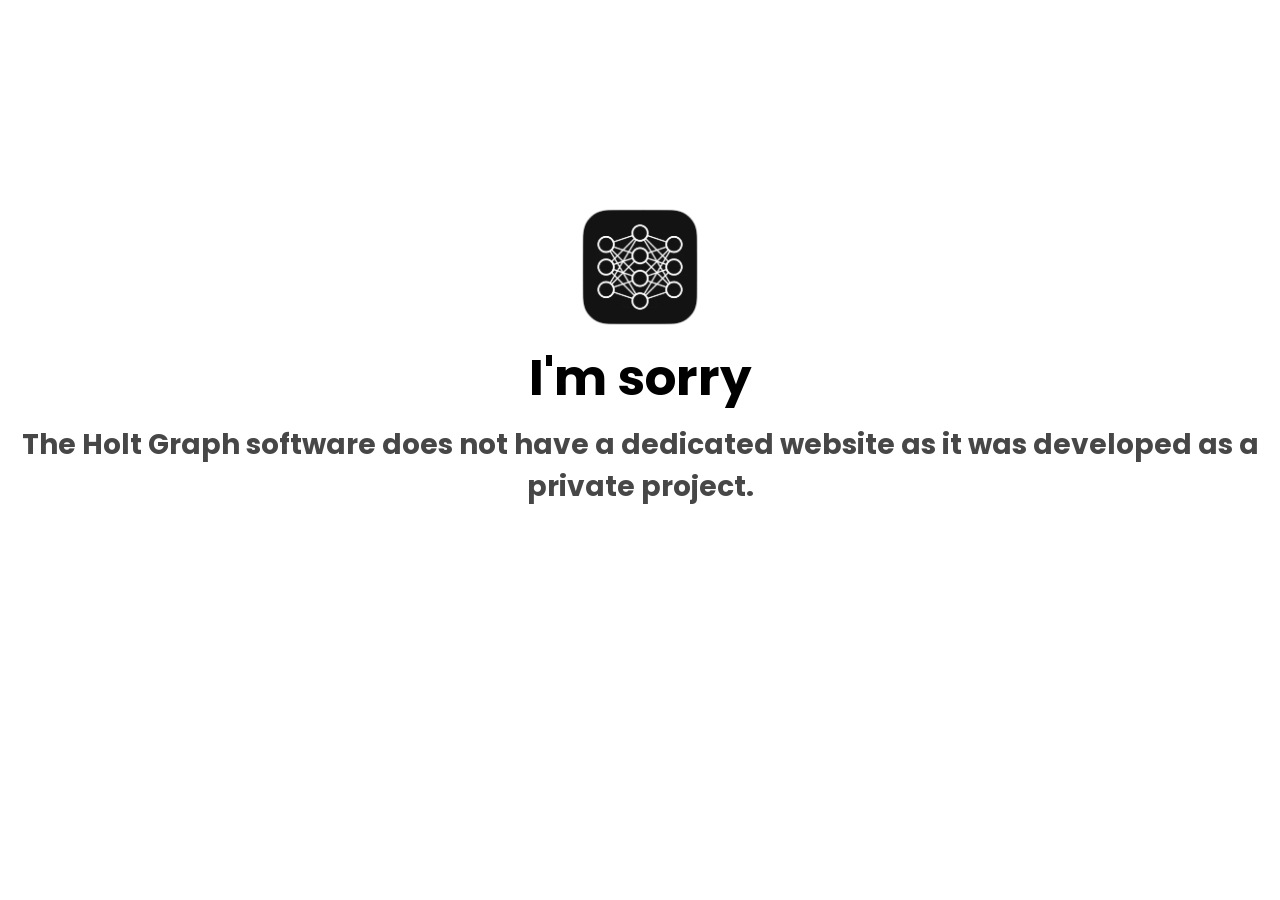
<file: holt.html>
<!DOCTYPE html>
<html>
<title>Holt graph - ops</title>
<meta charset="utf-8">
<meta name="viewport" content="width=device-width, initial-scale=1, shrink-to-fit=no">

<link href="https://fonts.googleapis.com/css?family=Poppins:100,200,300,400,500,600,700,800,900" rel="stylesheet">

<link rel="stylesheet" href="css/open-iconic-bootstrap.min.css">
<link rel="stylesheet" href="css/animate.css">

<link rel="stylesheet" href="css/owl.carousel.min.css">
<link rel="stylesheet" href="css/owl.theme.default.min.css">
<link rel="stylesheet" href="css/magnific-popup.css">

<link rel="stylesheet" href="css/aos.css">

<link rel="stylesheet" href="css/ionicons.min.css">

<link rel="stylesheet" href="css/flaticon.css">
<link rel="stylesheet" href="css/icomoon.css">
<link rel="stylesheet" href="css/style.css">
<link rel="icon" href="images/holt-icon.png">
</head>

<body data-spy="scroll" data-target=".site-navbar-target" data-offset="300">

    <br><br><br><br><br><br><br>
     <center><img class="imgsorry" src="images/holt-icon.png">
    <h1 class="sorry"><b>I'm sorry</b></h1>
    <h3 class="mb-9"><b>The <span>Holt Graph</span>  software does not have a dedicated website as it was developed as a private project.</b></h1>
    </center>
     
    
</html>
</file>
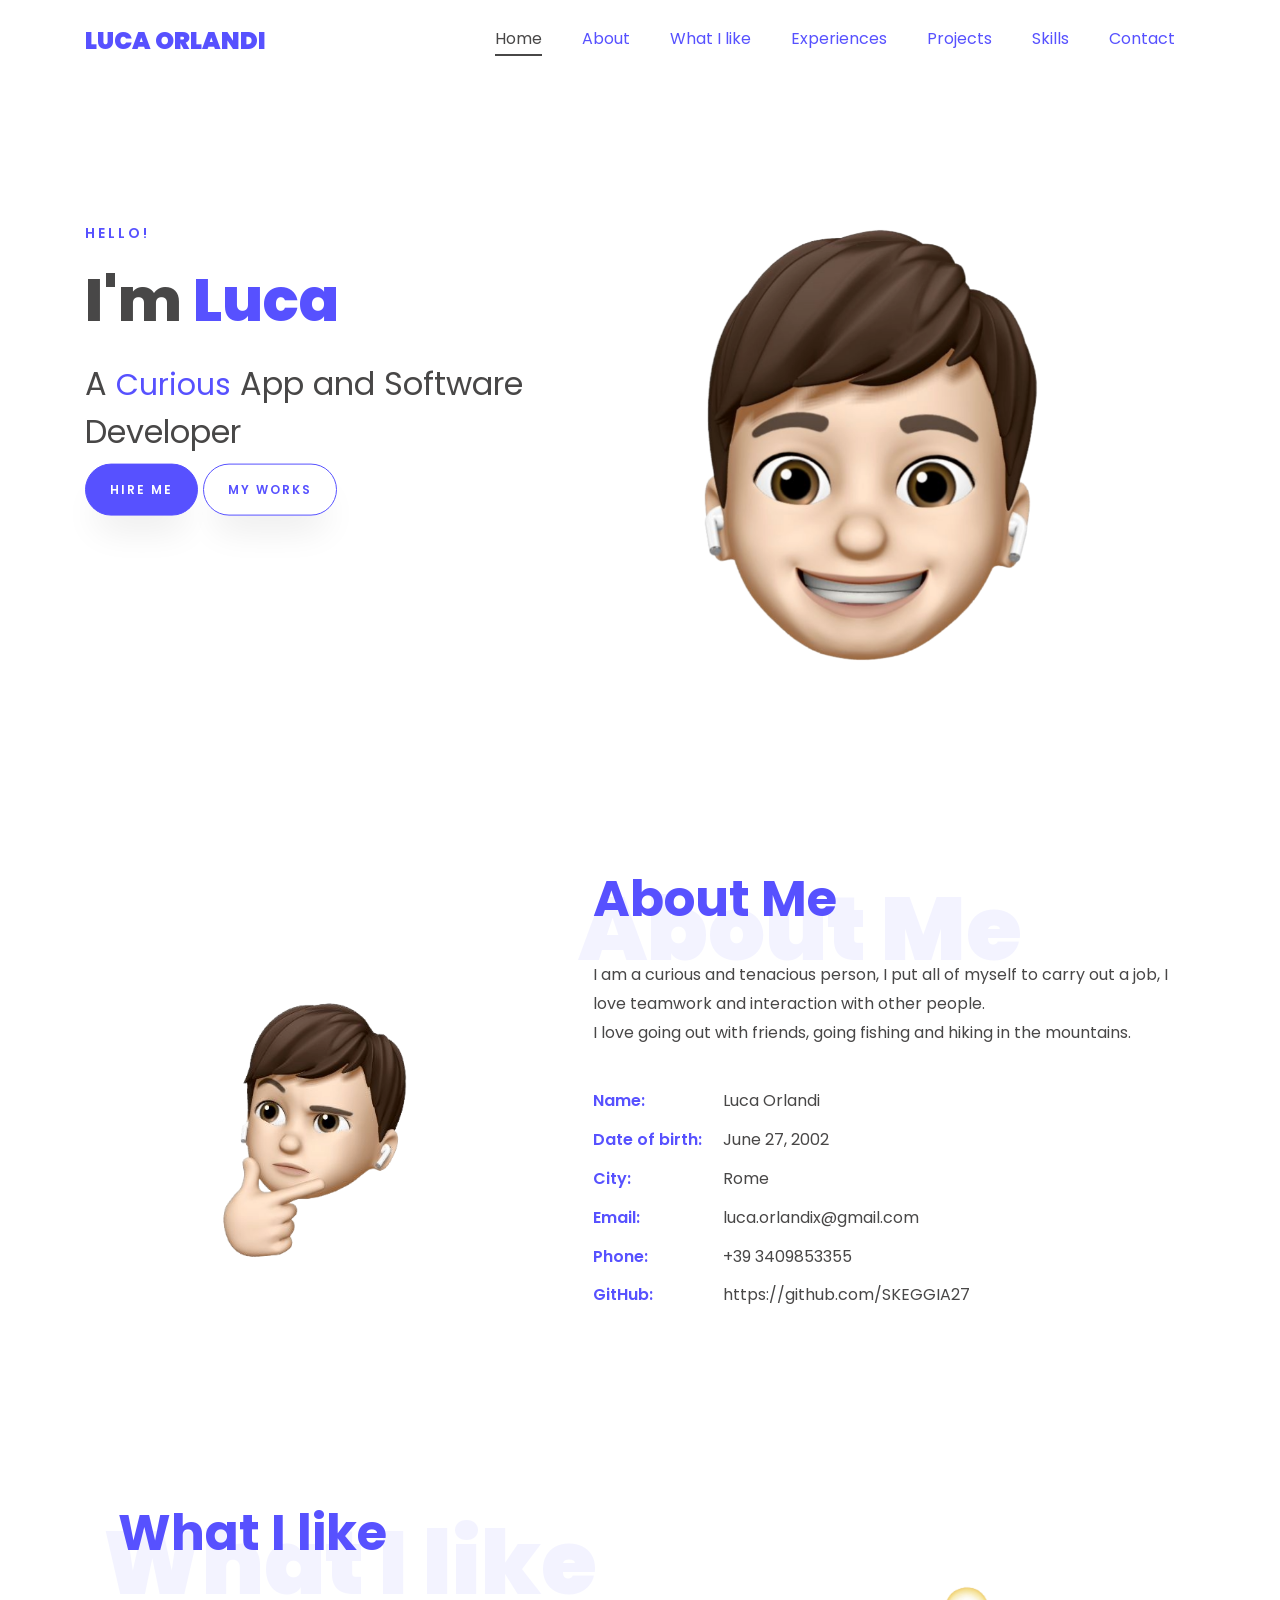
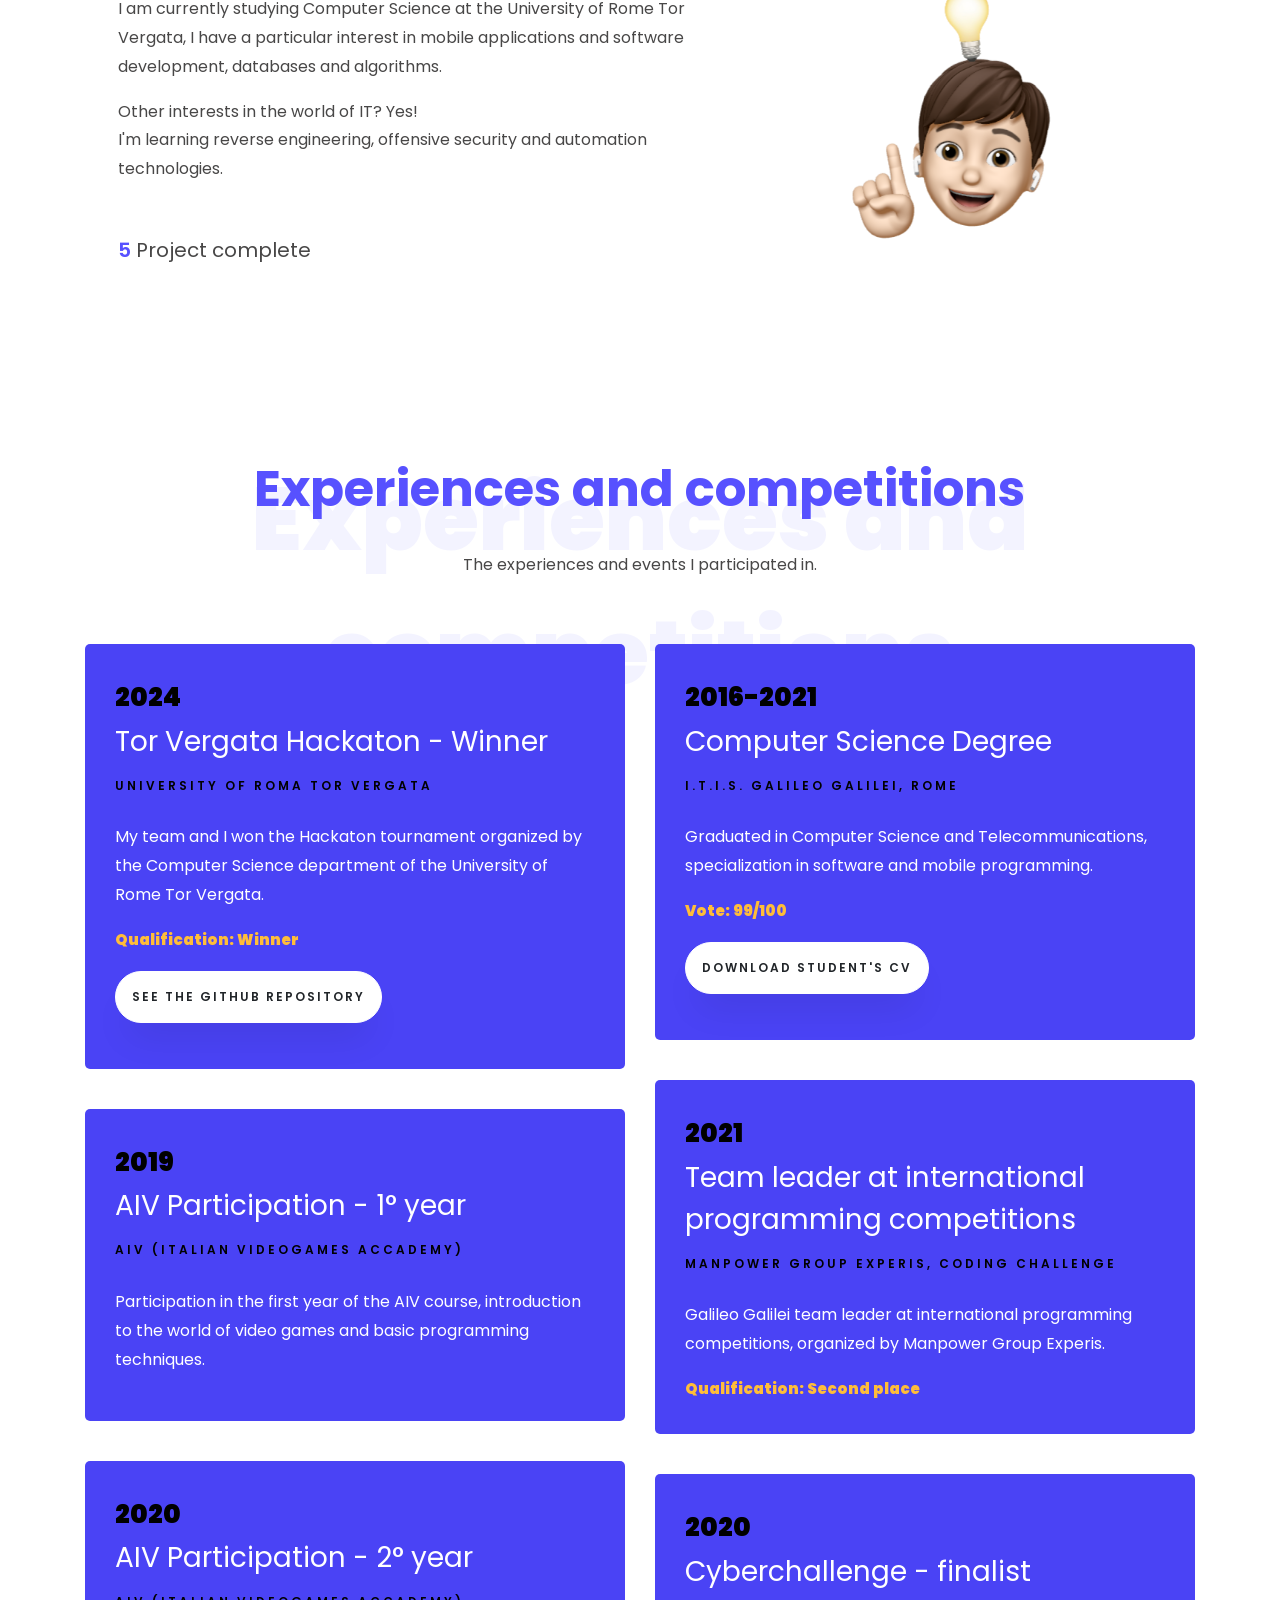
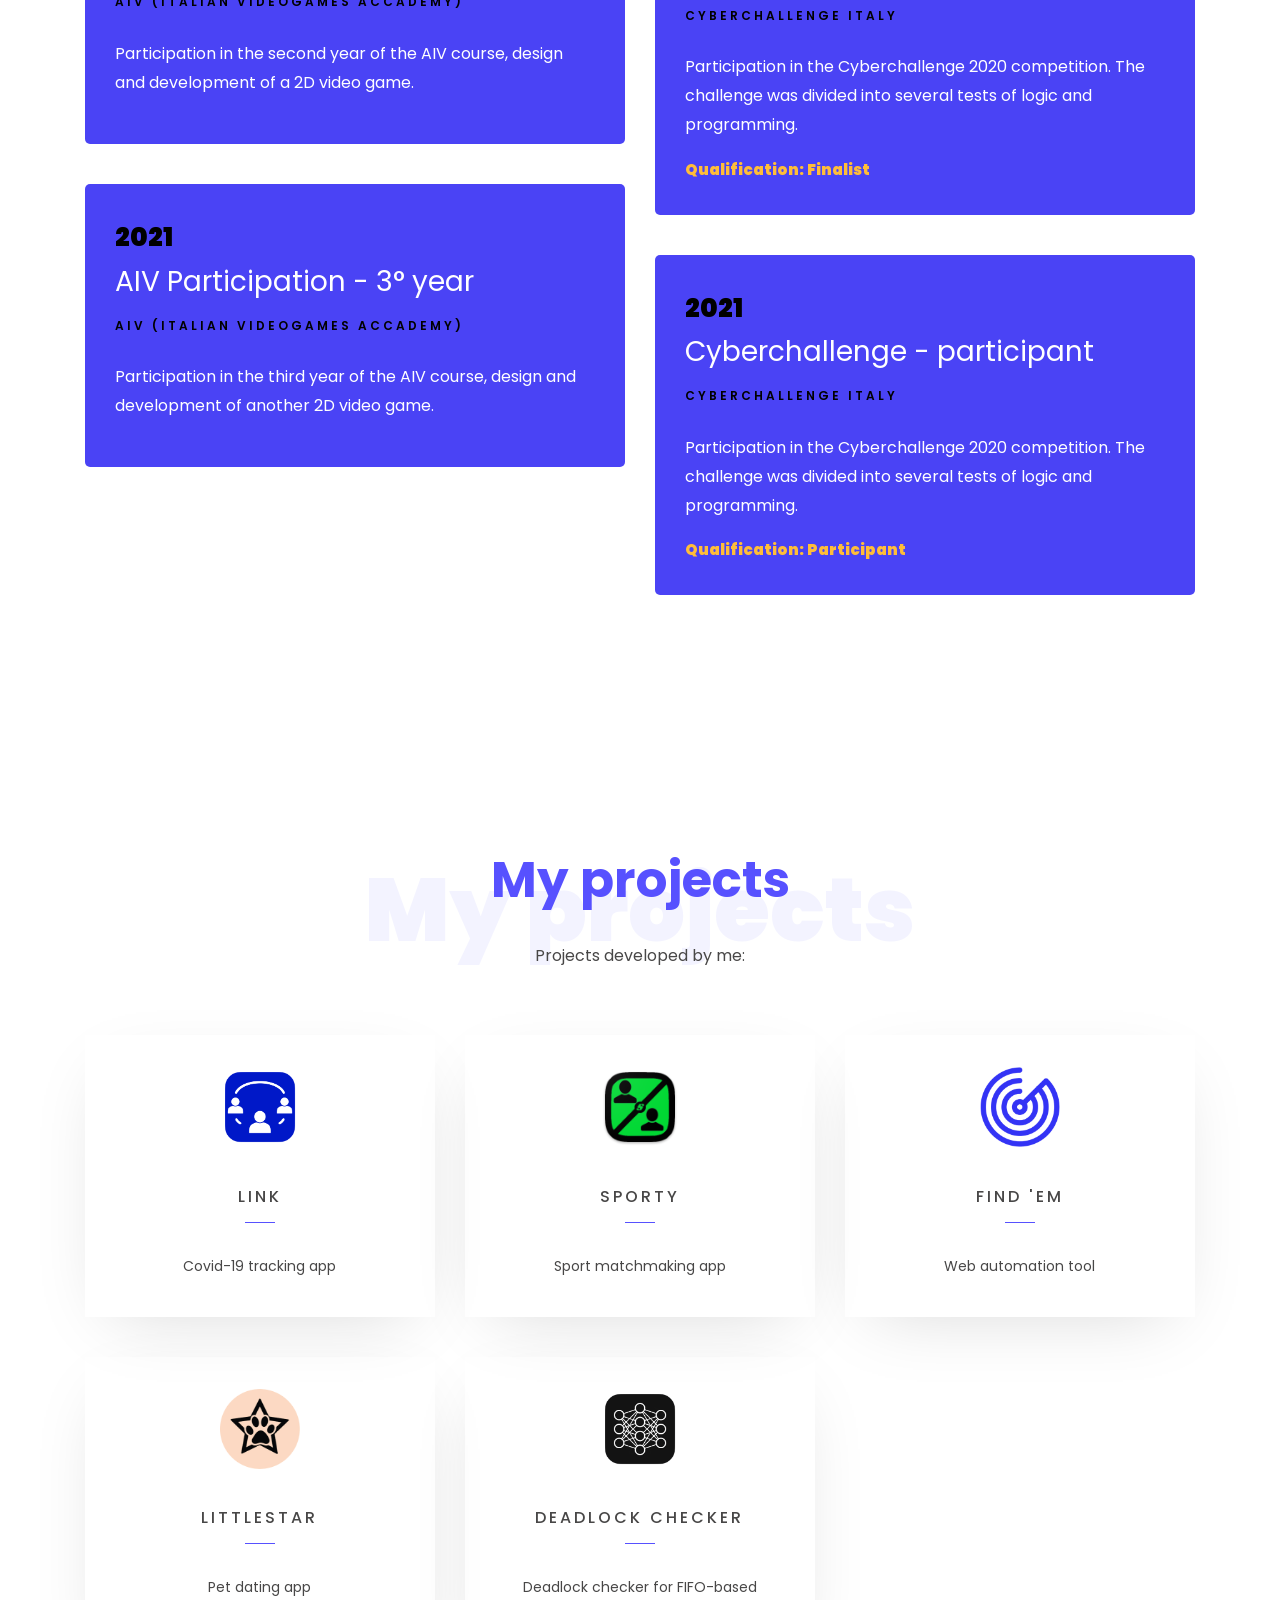
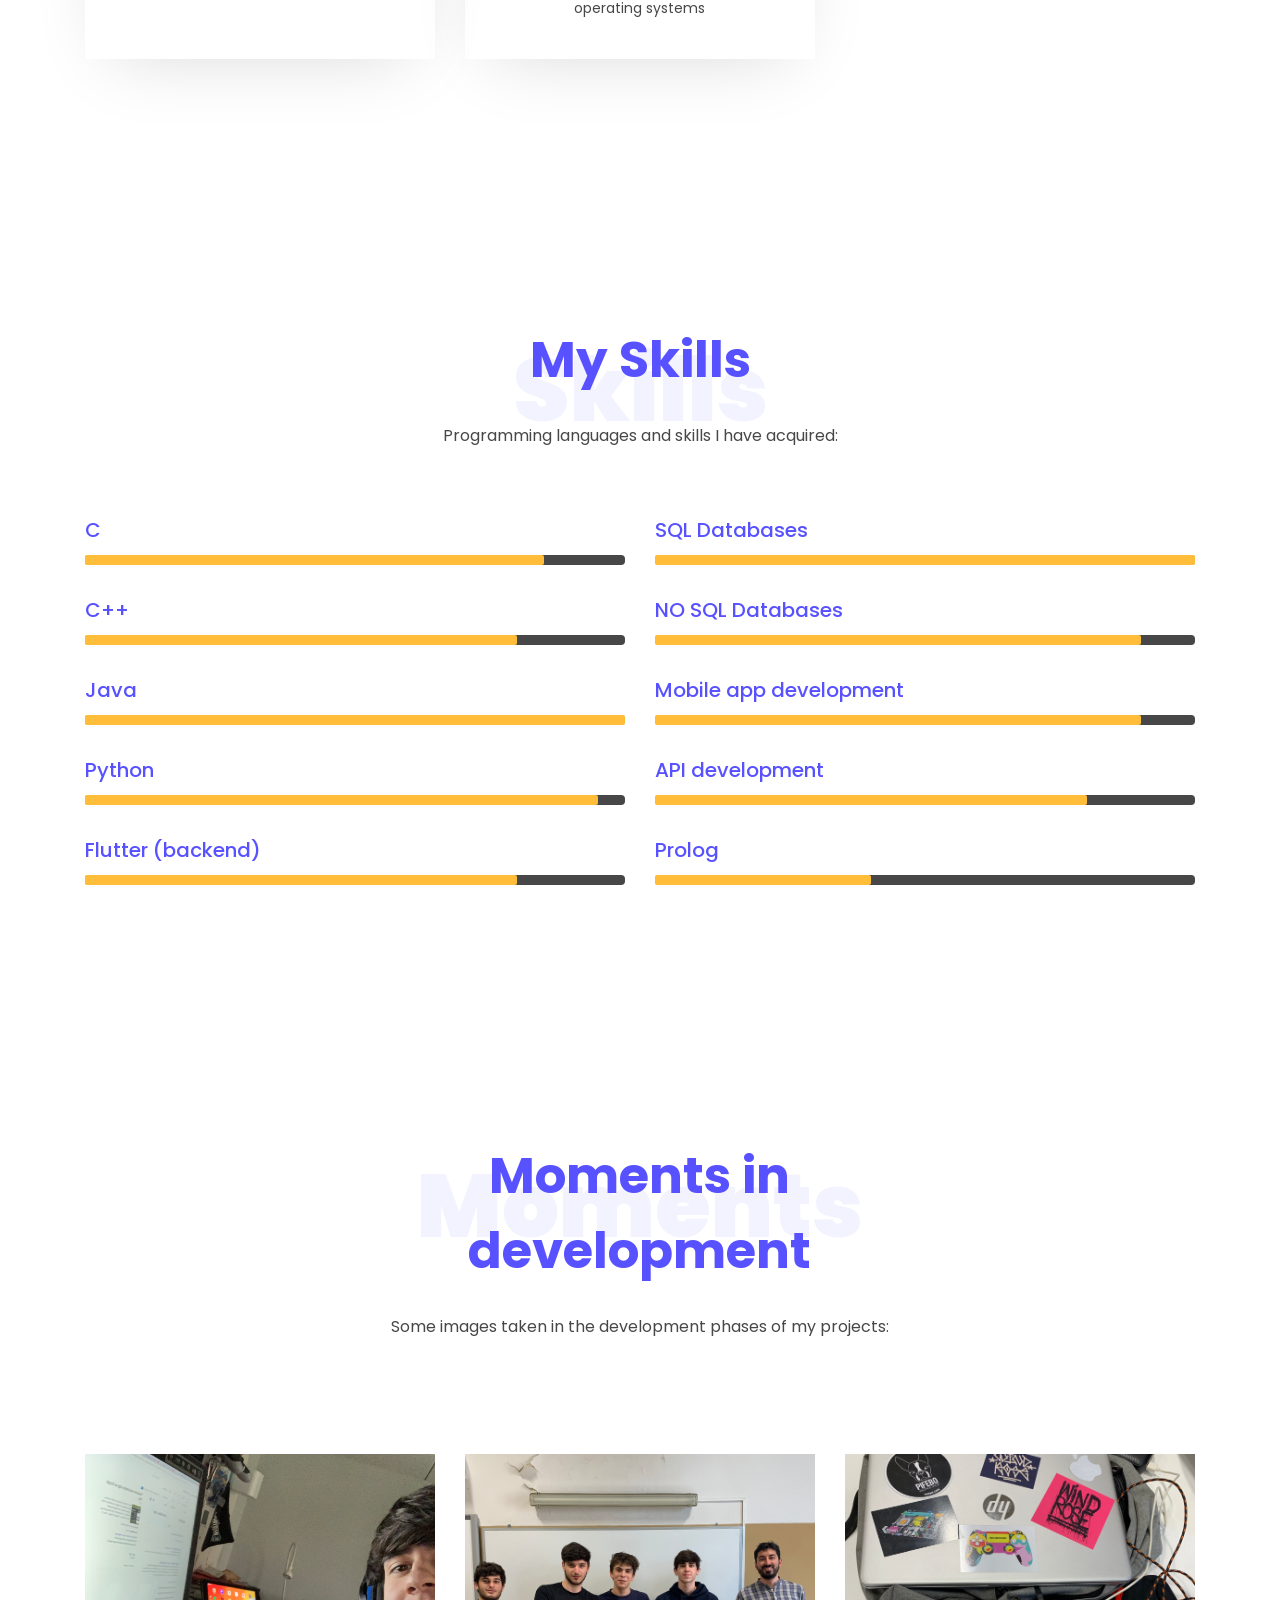
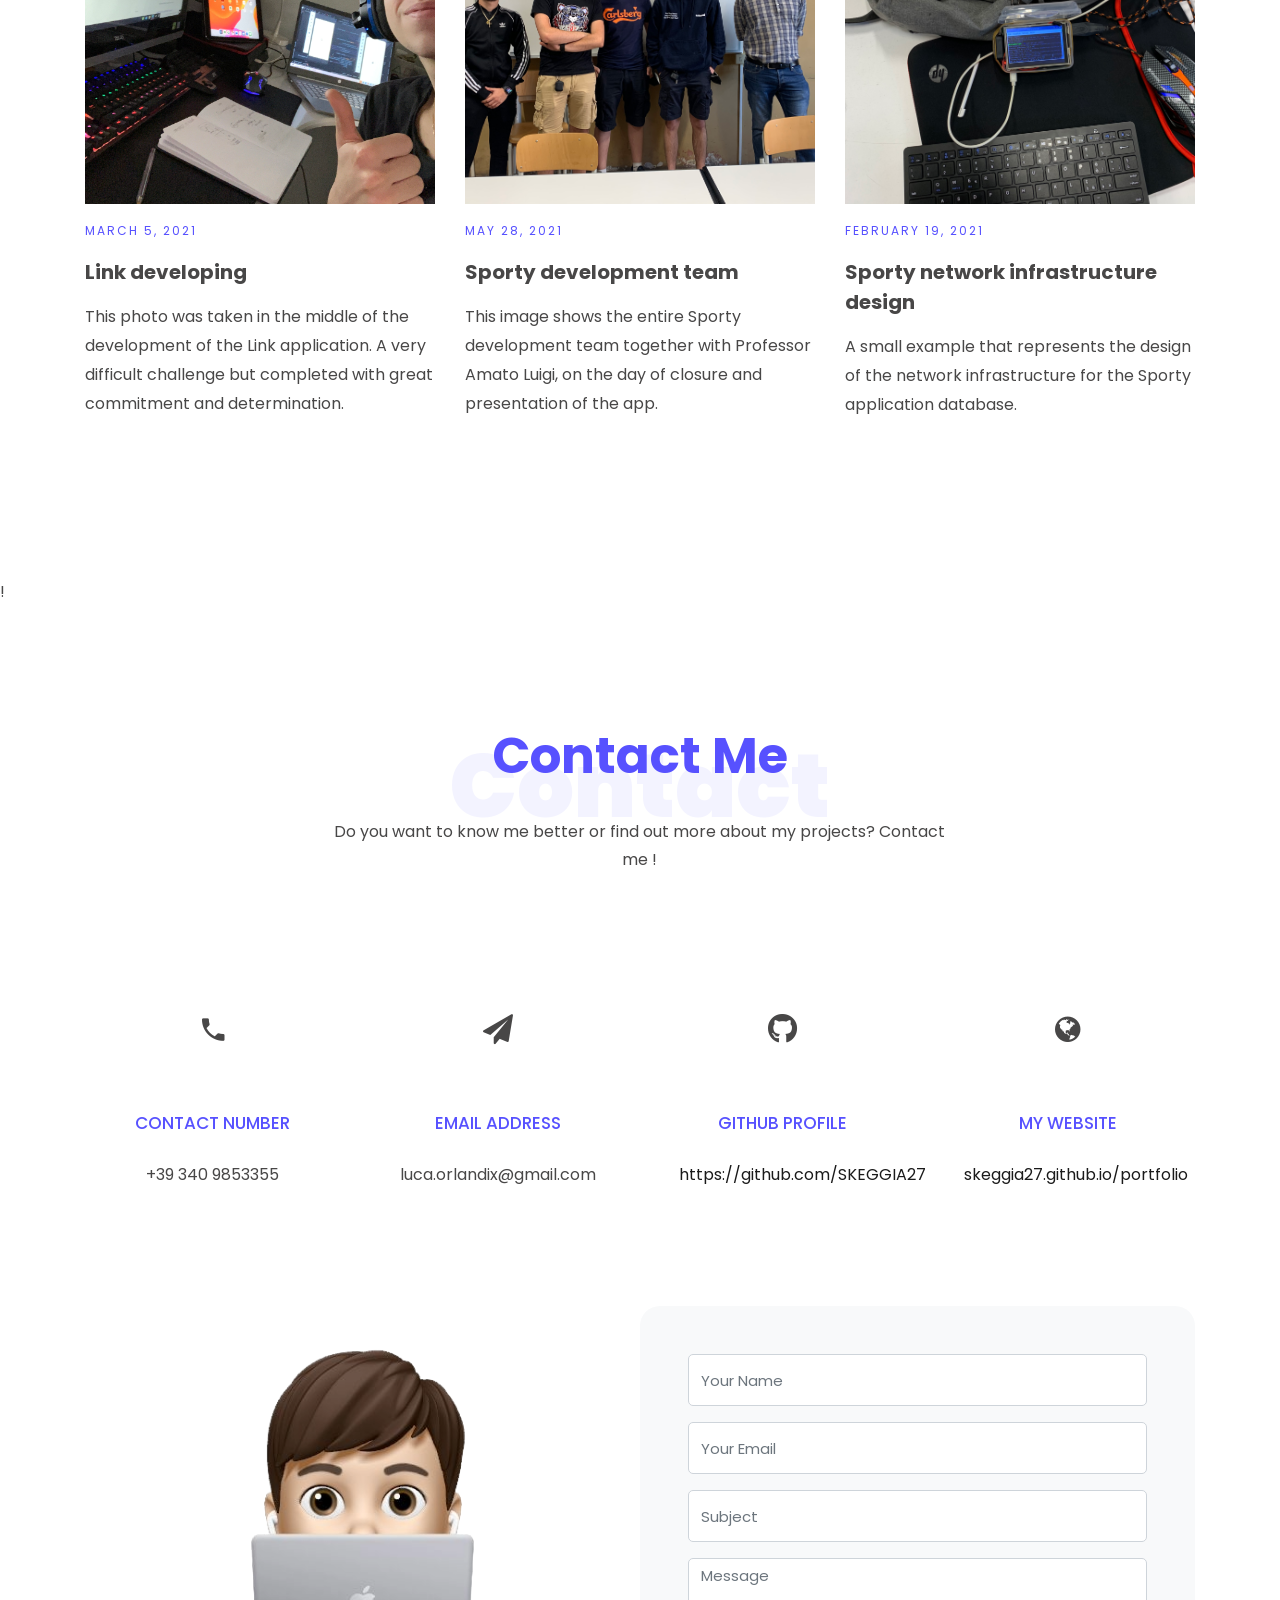
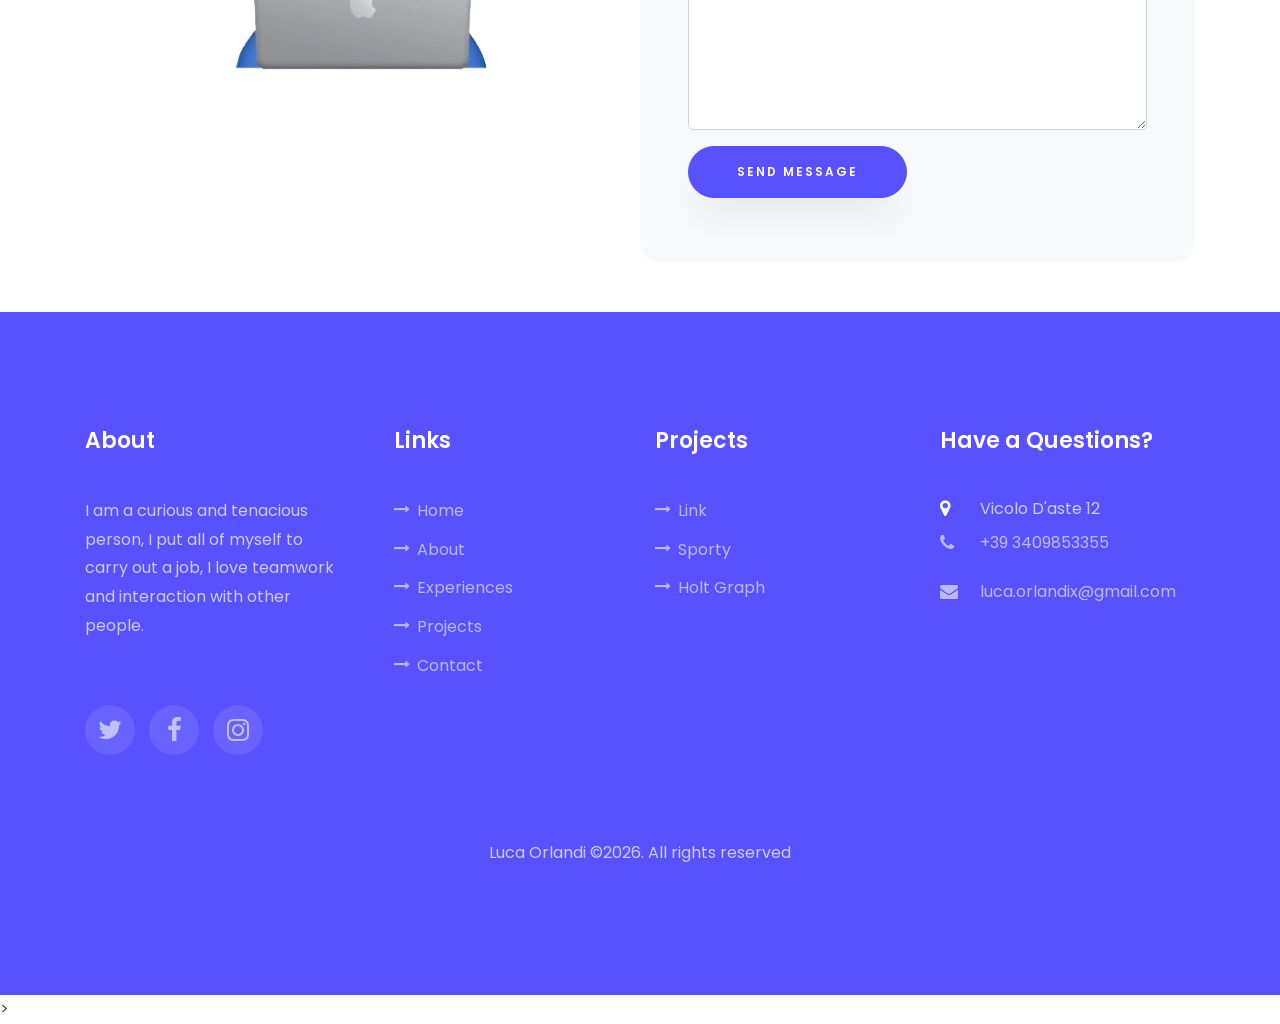
<file: index copy.html>
<!DOCTYPE html>
<html lang="en">
  <head>
    <title>Luca Orlandi - Portfolio</title>
    <meta charset="utf-8">
    <meta name="viewport" content="width=device-width, initial-scale=1, shrink-to-fit=no">
    
    <link href="https://fonts.googleapis.com/css?family=Poppins:100,200,300,400,500,600,700,800,900" rel="stylesheet">

    <link rel="stylesheet" href="css/open-iconic-bootstrap.min.css">
    <link rel="stylesheet" href="css/animate.css">
    
    <link rel="stylesheet" href="css/owl.carousel.min.css">
    <link rel="stylesheet" href="css/owl.theme.default.min.css">
    <link rel="stylesheet" href="css/magnific-popup.css">

    <link rel="stylesheet" href="css/aos.css">

    <link rel="stylesheet" href="css/ionicons.min.css">
    
    <link rel="stylesheet" href="css/flaticon.css">
    <link rel="stylesheet" href="css/icomoon.css">
    <link rel="stylesheet" href="css/style.css">
	<link rel="icon" href="images/icon.png">
  </head>
  <body data-spy="scroll" data-target=".site-navbar-target" data-offset="300">
	  
	  
    <nav class="navbar navbar-expand-lg navbar-dark ftco_navbar ftco-navbar-light site-navbar-target" id="ftco-navbar">
	    <div class="container">
	      <a class="navbar-brand" href="index.html">Luca Orlandi</a>
	      <button class="navbar-toggler js-fh5co-nav-toggle fh5co-nav-toggle" type="button" data-toggle="collapse" data-target="#ftco-nav" aria-controls="ftco-nav" aria-expanded="false" aria-label="Toggle navigation">
	        <span class="oi oi-menu"></span> Menu
	      </button>

	      <div class="collapse navbar-collapse" id="ftco-nav">
	        <ul class="navbar-nav nav ml-auto">
	          <li class="nav-item"><a href="#home-section" class="nav-link"><span>Home</span></a></li>
	          <li class="nav-item"><a href="#about-section" class="nav-link"><span>About</span></a></li>
			  <li class="nav-item"><a href="#interests-section" class="nav-link"><span>What I like</span></a></li>
	          <li class="nav-item"><a href="#experiences-section" class="nav-link"><span>Experiences</span></a></li>
	          <li class="nav-item"><a href="#projects-section" class="nav-link"><span>Projects</span></a></li>
	          <li class="nav-item"><a href="#skills-section" class="nav-link"><span>Skills</span></a></li>
	          <li class="nav-item"><a href="#contact-section" class="nav-link"><span>Contact</span></a></li>
	        </ul>
	      </div>
	    </div>
	  </nav>
	  <section id="home-section" class="hero">
		  <div class="home-slider  owl-carousel">
	      <div class="slider-item ">
	      	<div class="overlay"></div>
	        <div class="container">
	          <div class="row d-md-flex no-gutters slider-text align-items-end justify-content-end" data-scrollax-parent="true">
	          	<div class="one-third js-fullheight order-md-last img" style="background-image:url(images/bg_1.jpeg);">
	          	</div>
		          <div class="one-forth d-flex  align-items-center ftco-animate" data-scrollax=" properties: { translateY: '70%' }">
		          	<div class="text">
		          		<span class="subheading">Hello!</span>
			            <h1 class="mb-4 mt-3">I'm <span>Luca</span></h1>
			            <h2 class="mb-9">A <span>Curious</span> App and Software Developer</h2>
			            <p><a href="#" class="btn btn-primary py-3 px-4">Hire me</a> <a href="#" class="btn btn-white btn-outline-white py-3 px-4">My works</a></p>
		            </div>
		          </div>
	        	</div>
	        </div>
	      </div>
	    </div>
    </section>

    <section class="ftco-about img ftco-section ftco-no-pb" id="about-section">
    	<div class="container">
    		<div class="row d-flex">
    			<div class="col-md-6 col-lg-5 d-flex">
    				<div class="img-about img d-flex align-items-stretch">
    					<div class="overlay"></div>
	    				<div class="img d-flex align-self-stretch align-items-center" style="background-image:url(images/about_me.jpeg);">
	    				</div>
    				</div>
    			</div>
    			<div class="col-md-6 col-lg-7 pl-lg-5 pb-5">
    				<div class="row justify-content-start pb-3">
		          <div class="col-md-12 heading-section ftco-animate">
		          	<h1 class="big">About Me</h1>
		            <h2 class="mb-4">About Me</h2>
		            <p>I am a curious and tenacious person, I put all of myself to carry out a job, I love teamwork and interaction with other
					people.<br>I love going out with friends, going fishing and hiking in the mountains.</p>
		            <ul class="about-info mt-4 px-md-0 px-2">
		            	<li class="d-flex"><span>Name:</span> <span>Luca Orlandi</span></li>
		            	<li class="d-flex"><span>Date of birth:</span> <span>June 27, 2002</span></li>
		            	<li class="d-flex"><span>City:</span> <span>Rome</span></li>
		            	<li class="d-flex"><span>Email:</span> <span>luca.orlandix@gmail.com</span></li>
		            	<li class="d-flex"><span>Phone: </span> <span>+39 3409853355</span></li>
						<li class="d-flex"><span>GitHub: </span> <span><a href="https://github.com/SKEGGIA27" target="_blank" class="github-link">https://github.com/SKEGGIA27</a></span></li>
		            </ul>
		          </div>
		        </div>
	        </div>
        </div>
    	</div>
    </section>



	<section class="ftco-about img ftco-section ftco-no-pb" id="interests-section">
		<div class="container">
			<div class="row d-flex">
				<div class="col-md-6 col-lg-7 pl-lg-5 pb-5">
					<div class="row justify-content-start pb-3">
						<div class="col-md-12 heading-section ftco-animate">
							<h1 class="big">What I like</h1>
							<h2 class="mb-4">What I like</h2>
							<p>I am currently studying Computer Science at the University of Rome Tor Vergata, I have a particular interest in mobile applications and software development, databases and algorithms.</p>
						</p>Other interests in the world of IT? Yes!<br> I'm learning reverse engineering, offensive security and automation technologies.</p>
						</div>
					</div>
					<div class="counter-wrap ftco-animate d-flex mt-md-3">
						<div class="text">
							<p class="mb-4">
								<span class="number" data-number="5">0</span>
								<span>Project complete</span>
							</p>
						</div>
					</div>
				</div>
				<div class="col-md-6 col-lg-5 d-flex">
					<div class="img-about img d-flex align-items-stretch">
						<div class="overlay"></div>
						<div class="img d-flex align-self-stretch align-items-center" style="background-image:url(images/what_I_like.png);">
						</div>
					</div>
				</div>
			</div>
		</div>
	</section>

    <section class="ftco-section ftco-no-pb" id="experiences-section">
    	<div class="container">
    		<div class="row justify-content-center pb-5">
          <div class="col-md-10 heading-section text-center ftco-animate">
          	<h1 class="big big-2">Experiences and competitions</h1>
            <h2 class="mb-4">Experiences and competitions</h2>
            <p>The experiences and events I participated in.</p>
          </div>
        </div>
    		<div class="row">
    			<div class="col-md-6">
					<div class="resume-wrap ftco-animate">
    					<span class="date">2024</span>
    					<h2>Tor Vergata Hackaton - Winner</h2>
    					<span class="position" >University of Roma Tor Vergata</span>
    					<p class="mt-4">My team and I won the Hackaton tournament organized by the Computer Science department of the University of Rome Tor Vergata.</p>
						<span class="datee">Qualification: Winner</span>
						<div class="counter-wrap ftco-animate d-flex mt-md-3">
							<div class="text">
							  <p><a href="https://github.com/SKEGGIA27/Tor-Vergata-Hackaton-2024" target="_blank" class="btn btn-download-stud py-3 px-3">See the GitHub repository</a></p>
							</div>
							</div>
    				</div>
    				<div class="resume-wrap ftco-animate">
    					<span class="date">2019</span>
    					<h2>AIV Participation - 1° year</h2>
    					<span class="position">AIV (Italian Videogames Accademy)</span>
    					<p class="mt-4">Participation in the first year of the AIV course, introduction to the world of video games and basic programming
						techniques.</p>
    				</div>
    				<div class="resume-wrap ftco-animate">
    					<span class="date">2020</span>
    					<h2>AIV Participation - 2° year</h2>
						<span class="position">AIV (Italian Videogames Accademy)</span>
    					<p class="mt-4">Participation in the second year of the AIV course, design and development of a 2D video game.</p>
    				</div>
					<div class="resume-wrap ftco-animate">
						<span class="date">2021</span>
						<h2>AIV Participation - 3° year</h2>
						<span class="position">AIV (Italian Videogames Accademy)</span>
						<p class="mt-4">Participation in the third year of the AIV course, design and development of another 2D video game.</p>
					</div>
    			</div>

    			<div class="col-md-6">

					<div class="resume-wrap ftco-animate">
    					<span class="date">2016-2021</span>
    					<h2>Computer Science Degree</h2>
    					<span class="position" >I.T.I.S. Galileo Galilei, Rome</span>
    					<p class="mt-4">Graduated in Computer Science and Telecommunications, specialization in software and mobile programming.</p>
						<span class="datee">Vote: 99/100</span>
						<div class="counter-wrap ftco-animate d-flex mt-md-3">
							<div class="text">
							  <p><a href="Student_cv.pdf" class="btn btn-download-stud py-3 px-3">Download student's cv</a></p>
							</div>
							</div>
    				</div>

					<div class="resume-wrap ftco-animate">
						<span class="date">2021</span>
						<h2>Team leader at international programming competitions</h2>
						<span class="position">Manpower Group Experis, Coding Challenge</span>
						<p class="mt-4">Galileo Galilei team leader at international programming competitions, organized by Manpower Group
							Experis.
						</p>
						<span class="datee">Qualification: Second place</span>
					</div>

    				<div class="resume-wrap ftco-animate">
    					<span class="date">2020</span>
    					<h2>Cyberchallenge - finalist</h2>
    					<span class="position">Cyberchallenge Italy</span>
    					<p class="mt-4">Participation in the Cyberchallenge 2020 competition. The challenge was divided into several tests of logic and programming.</p>
						<span class="datee">Qualification: Finalist</span>
    				</div>
					<div class="resume-wrap ftco-animate">
						<span class="date">2021</span>
						<h2>Cyberchallenge - participant</h2>
						<span class="position">Cyberchallenge Italy</span>
						<p class="mt-4">Participation in the Cyberchallenge 2020 competition. The challenge was divided into several tests of logic
							and programming.</p>
							<span class="datee">Qualification: Participant</span>
					</div>
    			</div>
    		</div>
    	</div>
    </section>

	<!-- PROGETTI -->

    <section class="ftco-section" id="projects-section">
    	<div class="container">
    		<div class="row justify-content-center py-5 mt-5">
          <div class="col-md-12 heading-section text-center ftco-animate">
          	<h1 class="big big-2">My projects</h1>
            <h2 class="mb-4">My projects</h2>
            <p>Projects developed by me:</p>
          </div>
        </div>
		<div class="row">
			<div class="col-md-4 text-center d-flex ftco-animate">
				<a class="services-1">
					<span class="icon">
						<img src="images/link-icon.png">
					</span>
					<div class="desc">
						<h3 class="mb-5">Link</h3>
					</div>
					<h3 class="info-projects">Covid-19 tracking app</h3>
				</a>
			</div>
			<div class="col-md-4 text-center d-flex ftco-animate">
				<a class="services-1">
					<span class="icon">
						<img src="images/sporty-icon.png">
					</span>
					<div class="desc">
						<h3 class="mb-5">Sporty</h3>
					</div>
					<h3 class="info-projects">Sport matchmaking app</h3>
				</a>
			</div>
			<div class="col-md-4 text-center d-flex ftco-animate">
				<a  class="services-1">
					<span class="icon">
						<img src="images/findem_logo.png">
					</span>
					<div class="desc">
						<h3 class="mb-5">Find 'Em</h3>
					</div>
					<h3 class="info-projects">Web automation tool</h3>
				</a>
			</div>
			<div class="col-md-4 text-center d-flex ftco-animate">
				<a  class="services-1">
					<span class="icon">
						<img src="images/littlestar.png">
					</span>
					<div class="desc">
						<h3 class="mb-5">Littlestar</h3>
					</div>
					<h3 class="info-projects">Pet dating app</h3>
				</a>
			</div>
			<div class="col-md-4 text-center d-flex ftco-animate">
				<a  class="services-1">
					<span class="icon">
						<img src="images/holt-icon.png">
					</span>
					<div class="desc">
						<h3 class="mb-5">Deadlock checker</h3>
					</div>
					<h3 class="info-projects">Deadlock checker for FIFO-based operating systems</h3>
				</a>
			</div>
		</div>
    	</div>
    </section>
	

	<!-- PROGETTI -->

		
		<section class="ftco-section" id="skills-section">
			<div class="container">
				<div class="row justify-content-center pb-5">
          <div class="col-md-12 heading-section text-center ftco-animate">
          	<h1 class="big big-2">Skills</h1>
            <h2 class="mb-4">My Skills</h2>
            <p>Programming languages and skills I have acquired:</p>
          </div>
        </div>
				<div class="row">
					<div class="col-md-6 animate-box">
						<div class="progress-wrap ftco-animate">
							<h3>C</h3>
							<div class="progress">
								<div class="progress-bar color-3" role="progressbar" aria-valuenow="85" aria-valuemin="0" aria-valuemax="100"
									style="width:85%">
									
								</div>
							</div>
						</div>
					</div>
					<div class="col-md-6 animate-box">
						<div class="progress-wrap ftco-animate">
							<h3>SQL Databases</h3>
							<div class="progress">
							 	<div class="progress-bar color-2" role="progressbar" aria-valuenow="100"
							  	aria-valuemin="0" aria-valuemax="100" style="width:100%">
							  	</div>
							</div>
						</div>
					</div>
					<div class="col-md-6 animate-box">
						<div class="progress-wrap ftco-animate">
							<h3>C++</h3>
							<div class="progress">
								<div class="progress-bar color-1" role="progressbar" aria-valuenow="80" aria-valuemin="0" aria-valuemax="100"
									style="width:80%">
								</div>
							</div>
						</div>
					</div>
					<div class="col-md-6 animate-box">
						<div class="progress-wrap ftco-animate">
							<h3>NO SQL Databases</h3>
							<div class="progress">
							 	<div class="progress-bar color-4" role="progressbar" aria-valuenow="90"
							  	aria-valuemin="0" aria-valuemax="100" style="width:90%">
							  	</div>
							</div>
						</div>
					</div>
					<div class="col-md-6 animate-box">
						<div class="progress-wrap ftco-animate">
							<h3>Java</h3>
							<div class="progress">
							 	<div class="progress-bar color-5" role="progressbar" aria-valuenow="100"
							  	aria-valuemin="0" aria-valuemax="100" style="width:100%">
							 
							  	</div>
							</div>
						</div>
					</div>
					<div class="col-md-6 animate-box">
						<div class="progress-wrap ftco-animate">
							<h3>Mobile app development</h3>
							<div class="progress">
							 	<div class="progress-bar color-6" role="progressbar" aria-valuenow="90"
							  	aria-valuemin="0" aria-valuemax="100" style="width:90%">
							  	</div>
							</div>
						</div>
					</div>
					<div class="col-md-6 animate-box">
						<div class="progress-wrap ftco-animate">
							<h3>Python</h3>
							<div class="progress">
							 	<div class="progress-bar color-5" role="progressbar" aria-valuenow="95"
							  	aria-valuemin="0" aria-valuemax="100" style="width:95%">
							 
							  	</div>
							</div>
						</div>
					</div>
					<div class="col-md-6 animate-box">
						<div class="progress-wrap ftco-animate">
							<h3>API development</h3>
							<div class="progress">
							 	<div class="progress-bar color-6" role="progressbar" aria-valuenow="80"
							  	aria-valuemin="0" aria-valuemax="100" style="width:80%">
							  	</div>
							</div>
						</div>
					</div>
					<div class="col-md-6 animate-box">
						<div class="progress-wrap ftco-animate">
							<h3>Flutter (backend)</h3>
							<div class="progress">
							 	<div class="progress-bar color-5" role="progressbar" aria-valuenow="80"
							  	aria-valuemin="0" aria-valuemax="100" style="width:80%">
							 
							  	</div>
							</div>
						</div>
					</div>
					<div class="col-md-6 animate-box">
						<div class="progress-wrap ftco-animate">
							<h3>Prolog</h3>
							<div class="progress">
							 	<div class="progress-bar color-5" role="progressbar" aria-valuenow="40"
							  	aria-valuemin="0" aria-valuemax="100" style="width:40%">
							 
							  	</div>
							</div>
						</div>
					</div>
				</div>
			</div>
		</section>

    <section class="ftco-section" id="blog-section">
      <div class="container">
        <div class="row justify-content-center mb-5 pb-5">
          <div class="col-md-7 heading-section text-center ftco-animate">
            <h1 class="big big-2">Moments</h1>
            <h2 class="mb-4">Moments in development</h2>
            <p>Some images taken in the development phases of my projects:</p>
          </div>
        </div>
        <div class="row d-flex">
          <div class="col-md-4 d-flex ftco-animate">
          	<div class="blog-entry justify-content-end">
              <a href="#projects-section" class="block-20" style="background-image: url('images/moment2.jpg');">
              </a>
              <div class="text mt-3 float-right d-block">
              	<div class="d-flex align-items-center mb-3 meta">
	                <p class="mb-0">
	                	<span class="mr-2">March 5, 2021</span>
	                </p>
                </div>
                <h3 class="heading"><a href="#projects-section"><b>Link developing</b></a></h3>
                <p>This photo was taken in the middle of the development of the Link application. A very difficult challenge but completed
				with great commitment and determination.</p>
              </div>
            </div>
          </div>
          <div class="col-md-4 d-flex ftco-animate">
          	<div class="blog-entry justify-content-end">
              <a href="#projects-section" class="block-20" style="background-image: url('images/moment3.jpg');">
              </a>
              <div class="text mt-3 float-right d-block">
              	<div class="d-flex align-items-center mb-3 meta">
	                <p class="mb-0">
	                	<span class="mr-2">May 28, 2021</span>
	                </p>
                </div>
                <h3 class="heading"><a href="#projects-section"><b>Sporty development team</b></a></h3>
                <p>This image shows the entire Sporty development team together with Professor Amato Luigi, on the day of closure and
				presentation of the app.</p>
              </div>
            </div>
          </div>
          <div class="col-md-4 d-flex ftco-animate">
          	<div class="blog-entry">
              <a href="#services" class="block-20" style="background-image: url('images/moment1.jpg');">
              </a>
              <div class="text mt-3 float-right d-block">
              	<div class="d-flex align-items-center mb-3 meta">
	                <p class="mb-0">
	                	<span class="mr-2">February 19, 2021</span>
	                </p>
                </div>
                <h3 class="heading"><a href="#projects-section"><b>Sporty network infrastructure design</b></a></h3>
                <p>A small example that represents the design of the network infrastructure for the Sporty application database.</p>
              </div>
            </div>
          </div>
        </div>
      </div>
    </section>

    <!--<section class="ftco-section ftco-no-pt ftco-no-pb ftco-counter img" id="section-counter">
    	<div class="container">
				<div class="row d-md-flex align-items-center">
          <div class="col-md d-flex justify-content-center counter-wrap ftco-animate">
            <div class="block-18">
              <div class="text">
                <strong class="number" data-number="100">0</strong>
                <span>Awards</span>
              </div>
            </div>
          </div>
          <div class="col-md d-flex justify-content-center counter-wrap ftco-animate">
            <div class="block-18">
              <div class="text">
                <strong class="number" data-number="1200">0</strong>
                <span>Complete Projects</span>
              </div>
            </div>
          </div>
          <div class="col-md d-flex justify-content-center counter-wrap ftco-animate">
            <div class="block-18">
              <div class="text">
                <strong class="number" data-number="1200">0</strong>
                <span>Happy Customers</span>
              </div>
            </div>
          </div>
          <div class="col-md d-flex justify-content-center counter-wrap ftco-animate">
            <div class="block-18">
              <div class="text">
                <strong class="number" data-number="500">0</strong>
                <span>Cups of coffee</span>
              </div>
            </div>
          </div>
        </div>
      </div>
    </section>

    <section class="ftco-section ftco-hireme img margin-top" style="background-image: url(images/bg_1.png)">
			<div class="container">
				<div class="row justify-content-center">
					<div class="col-md-7 ftco-animate text-center">
						<h2>I'm <span>Available</span> for freelancing</h2>
						<p>A small river named Duden flows by their place and supplies it with the necessary regelialia.</p>
						<p class="mb-0"><a href="#" class="btn btn-primary py-3 px-5">Hire me</a></p>
					</div>
				</div>
			</div>
		</section>-->!

    <section class="ftco-section contact-section ftco-no-pb" id="contact-section">
      <div class="container">
      	<div class="row justify-content-center mb-5 pb-3">
          <div class="col-md-7 heading-section text-center ftco-animate">
            <h1 class="big big-2">Contact</h1>
            <h2 class="mb-4">Contact Me</h2>
            <p>Do you want to know me better or find out more about my projects? Contact me !</p>
          </div>
        </div>

        <div class="row d-flex contact-info mb-5">
          <div class="col-md-6 col-lg-3 d-flex ftco-animate">
          	<div class="align-self-stretch box p-4 text-center">
          		<div class="icon d-flex align-items-center justify-content-center">
          			<span class="icon-phone2"></span>
          		</div>
          		<h3 class="mb-4">Contact Number</h3>
	            <p>+39 340 9853355</p>
	          </div>
          </div>
          <div class="col-md-6 col-lg-3 d-flex ftco-animate">
          	<div class="align-self-stretch box p-4 text-center">
          		<div class="icon d-flex align-items-center justify-content-center">
          			<span class="icon-paper-plane"></span>
          		</div>
          		<h3 class="mb-4">Email Address</h3>
	            <p>luca.orlandix@gmail.com</p>
	          </div>
          </div>
		  <link rel="stylesheet" href="https://cdnjs.cloudflare.com/ajax/libs/font-awesome/5.15.4/css/all.min.css">

			<div class="col-md-6 col-lg-3 d-flex ftco-animate">
          	<div class="align-self-stretch box p-4 text-center">
          		<div class="icon d-flex align-items-center justify-content-center">
          			<span class="fab fa-github"></span>
          		</div>
          		<h3 class="mb-4">GitHub profile</h3>
	            <p><a href="https://github.com/SKEGGIA27" target="_blank" class="github-link">https://github.com/SKEGGIA27</a></p>
	          </div>
          </div>
          <div class="col-md-6 col-lg-3 d-flex ftco-animate">
          	<div class="align-self-stretch box p-4 text-center">
          		<div class="icon d-flex align-items-center justify-content-center">
          			<span class="icon-globe"></span>
          		</div>
          		<h3 class="mb-4">My Website</h3>
				<p><a href="https://skeggia27.github.io/portfolio" target="_blank" class="github-link">skeggia27.github.io/portfolio</a></p>
	          </div>
          </div>
        </div>

		<br>
		
        <div class="row no-gutters block-9">
          <div class="col-md-6 order-md-last d-flex">
            <form action="#" class="bg-light p-4 p-md-5 contact-form">
              <div class="form-group">
                <input type="text" class="form-control" placeholder="Your Name">
              </div>
              <div class="form-group">
                <input type="text" class="form-control" placeholder="Your Email">
              </div>
              <div class="form-group">
                <input type="text" class="form-control" placeholder="Subject">
              </div>
              <div class="form-group">
                <textarea name="" id="" cols="30" rows="7" class="form-control" placeholder="Message"></textarea>
              </div>
              <div class="form-group">
                <input type="submit" value="Send Message" class="btn btn-primary py-3 px-5">
              </div>
            </form>
          
          </div>

          <div class="col-md-6 d-flex">
          	<div class="img" style="background-image: url(images/contact_me.jpeg);"></div>
          </div>
        </div>
      </div>
    </section>
		

    <footer class="ftco-footer ftco-section">
      <div class="container">
        <div class="row mb-5">
          <div class="col-md">
            <div class="ftco-footer-widget mb-4">
              <h2 class="ftco-heading-2">About</h2>
              <p><a href="#about-section">I am a curious and tenacious person, I put all of myself to carry out a job, I love teamwork and interaction with other
			people.</a></p>
              <ul class="ftco-footer-social list-unstyled float-md-left float-lft mt-5">
                <li class="ftco-animate"><a href="#"><span class="icon-twitter"></span></a></li>
                <li class="ftco-animate"><a href="#"><span class="icon-facebook"></span></a></li>
                <li class="ftco-animate"><a href="#"><span class="icon-instagram"></span></a></li>
              </ul>
            </div>
          </div>
          <div class="col-md">
            <div class="ftco-footer-widget mb-4 ml-md-4">
              <h2 class="ftco-heading-2">Links</h2>
              <ul class="list-unstyled">
                <li><a href="#home-section"><span class="icon-long-arrow-right mr-2"></span>Home</a></li>
                <li><a href="#about-section"><span class="icon-long-arrow-right mr-2"></span>About</a></li>
                <li><a href="#experiences-section"><span class="icon-long-arrow-right mr-2"></span>Experiences</a></li>
                <li><a href="#projects-section"><span class="icon-long-arrow-right mr-2"></span>Projects</a></li>
                <li><a href="#contact-section"><span class="icon-long-arrow-right mr-2"></span>Contact</a></li>
              </ul>
            </div>
          </div>
          <div class="col-md">
             <div class="ftco-footer-widget mb-4">
              <h2 class="ftco-heading-2">Projects</h2>
              <ul class="list-unstyled">
                <li><a href="#projects-section"><span class="icon-long-arrow-right mr-2"></span>Link</a></li>
                <li><a href="#projects-section"><span class="icon-long-arrow-right mr-2"></span>Sporty</a></li>
                <li><a href="#projects-section"><span class="icon-long-arrow-right mr-2"></span>Holt Graph</a></li>
              </ul>
            </div>
          </div>
          <div class="col-md">
            <div class="ftco-footer-widget mb-4">
            	<h2 class="ftco-heading-2">Have a Questions?</h2>
            	<div class="block-23 mb-3">
	              <ul>
	                <li><span class="icon icon-map-marker"></span><span class="text">Vicolo D'aste 12</span></li>
	                <li><a href="#"><span class="icon icon-phone"></span><span class="text">+39 3409853355</span></a></li>
	                <li><a href="#"><span class="icon icon-envelope"></span><span class="text">luca.orlandix@gmail.com</span></a></li>
	              </ul>
	            </div>
            </div>
          </div>
        </div>
        <div class="row">
          <div class="col-md-12 text-center">

            <p><!-- Link back to Colorlib can't be removed. Template is licensed under CC BY 3.0. -->
  Luca Orlandi &copy;<script>document.write(new Date().getFullYear());</script>. All rights reserved</a>
  <!-- Link back to Colorlib can't be removed. Template is licensed under CC BY 3.0. --></p>
          </div>
        </div>
      </div>
    </footer>
    
  

  <!-- loader -->
  <div id="ftco-loader" class="show fullscreen"><svg class="circular" width="48px" height="48px"><circle class="path-bg" cx="24" cy="24" r="22" fill="none" stroke-width="4" stroke="#eeeeee"/><circle class="path" cx="24" cy="24" r="22" fill="none" stroke-width="4" stroke-miterlimit="10" stroke="#5751ff"/></svg></div>


  <script src="js/jquery.min.js"></script>
  <script src="js/jquery-migrate-3.0.1.min.js"></script>
  <script src="js/popper.min.js"></script>
  <script src="js/bootstrap.min.js"></script>
  <script src="js/jquery.easing.1.3.js"></script>
  <script src="js/jquery.waypoints.min.js"></script>
  <script src="js/jquery.stellar.min.js"></script>
  <script src="js/owl.carousel.min.js"></script>
  <script src="js/jquery.magnific-popup.min.js"></script>
  <script src="js/aos.js"></script>
  <script src="js/jquery.animateNumber.min.js"></script>
  <script src="js/scrollax.min.js"></script>
  
  <script src="js/main.js"></script>
    
  </body>
</html>></script>
    
  </body>
</html>
</file>
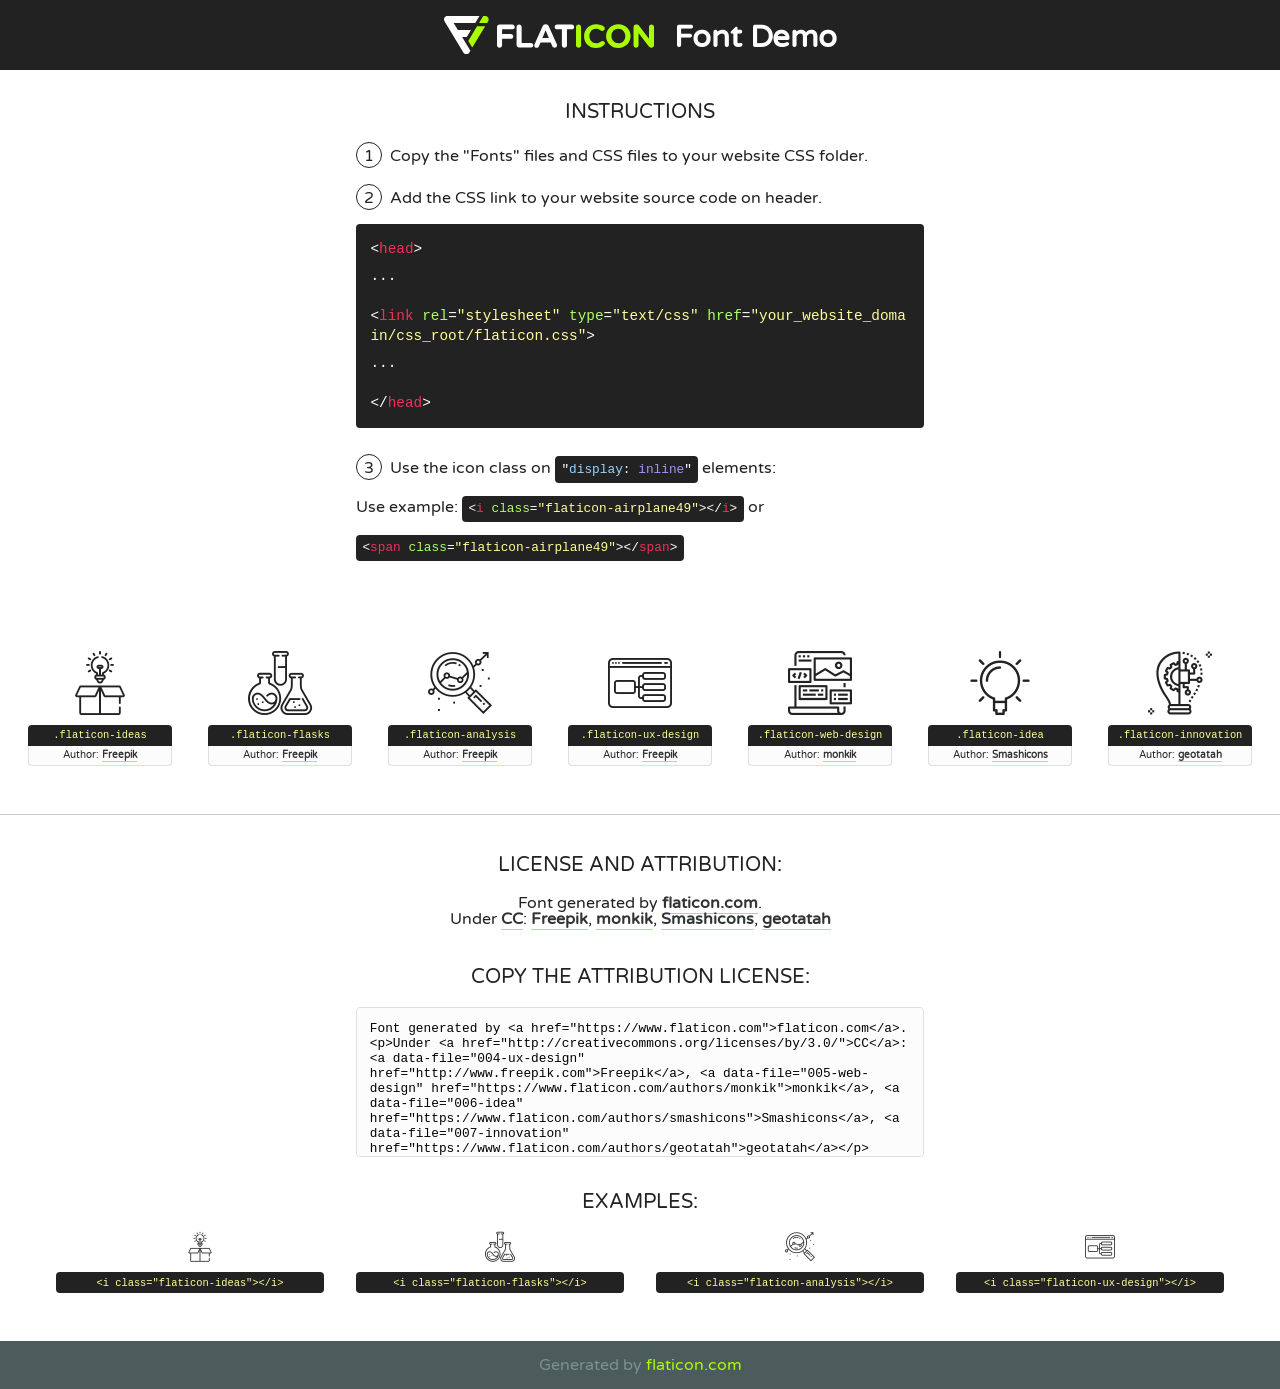
<file: fonts/flaticon/font/flaticon.html>
<!DOCTYPE html>
<!--
  Flaticon icon font: Flaticon
  Creation date: 20/03/2019 02:18
-->
<html>
<!DOCTYPE html>
<html>

<head>
    <title>Flaticon WebFont</title>
    <link href="http://fonts.googleapis.com/css?family=Varela+Round" rel="stylesheet" type="text/css" />
    <link rel="stylesheet" type="text/css" href="flaticon.css">
    <meta charset="UTF-8">
    <style>
    html, body, div, span, applet, object, iframe,
    h1, h2, h3, h4, h5, h6, p, blockquote, pre,
    a, abbr, acronym, address, big, cite, code,
    del, dfn, em, img, ins, kbd, q, s, samp,
    small, strike, strong, sub, sup, tt, var,
    b, u, i, center,
    dl, dt, dd, ol, ul, li,
    fieldset, form, label, legend,
    table, caption, tbody, tfoot, thead, tr, th, td,
    article, aside, canvas, details, embed, 
    figure, figcaption, footer, header, hgroup, 
    menu, nav, output, ruby, section, summary,
    time, mark, audio, video {
        margin: 0;
        padding: 0;
        border: 0;
        font-size: 100%;
        font: inherit;
        vertical-align: baseline;
    }
    /* HTML5 display-role reset for older browsers */
    article, aside, details, figcaption, figure, 
    footer, header, hgroup, menu, nav, section {
        display: block;
    }
    body {
        line-height: 1;
    }
    ol, ul {
        list-style: none;
    }
    blockquote, q {
        quotes: none;
    }
    blockquote:before, blockquote:after,
    q:before, q:after {
        content: '';
        content: none;
    }
    table {
        border-collapse: collapse;
        border-spacing: 0;
    }
    body {
        font-family: 'Varela Round', Helvetica, Arial, sans-serif;
        font-size: 16px;
        color: #222;
    }
    a {
        color: #333;
        border-bottom: 1px solid #a9fd00;
        font-weight: bold;
        text-decoration: none;
    }
    * {
        -moz-box-sizing: border-box;
        -webkit-box-sizing: border-box;
        box-sizing: border-box;
        margin: 0;
        padding: 0;
    }
    [class^="flaticon-"]:before, [class*=" flaticon-"]:before, [class^="flaticon-"]:after, [class*=" flaticon-"]:after {
        font-family: Flaticon;
        font-size: 30px;
        font-style: normal;
        margin-left: 20px;
        color: #333;
    }
    .wrapper {
        max-width: 600px;
        margin: auto;
        padding: 0 1em;
    }
    .title {
        font-size: 1.25em;
        text-align: center;
        margin-bottom: 1em;
        text-transform: uppercase;
    }
    header {
        text-align: center;
        background-color: #222;
        color: #fff;
        padding: 1em;
    }
    header .logo {
        width: 210px;
        height: 38px;
        display: inline-block;
        vertical-align: middle;
        margin-right: 1em;
        border: none;
    }
    header strong {
        font-size: 1.95em;
        font-weight: bold;
        vertical-align: middle;
        margin-top: 5px;
        display: inline-block;
    }
    .demo {
        margin: 2em auto;
        line-height: 1.25em;
    }
    .demo ul li {
        margin-bottom: 1em;
    }
    .demo ul li .num {
        color: #222;
        border-radius: 20px;
        display: inline-block;
        width: 26px;
        padding: 3px;
        height: 26px;
        text-align: center;
        margin-right: 0.5em;
        border: 1px solid #222;
    }
    .demo ul li code {
        background-color: #222;
        border-radius: 4px;
        padding: 0.25em 0.5em;
        display: inline-block;
        color: #fff;
        font-family: Consolas,Monaco,Lucida Console,Liberation Mono,DejaVu Sans Mono,Bitstream Vera Sans Mono,Courier New, monospace;
        font-weight: lighter;
        margin-top: 1em;
        font-size: 0.8em;
        word-break: break-all;
    }
    .demo ul li code.big {
        padding: 1em;
        font-size: 0.9em;
    }
    .demo ul li code .red {
        color: #EF3159;
    }
    .demo ul li code .green {
        color: #ACFF65;
    }
    .demo ul li code .yellow {
        color: #FFFF99;
    }
    .demo ul li code .blue {
        color: #99D3FF;
    }
    .demo ul li code .purple {
        color: #A295FF;
    }
    .demo ul li code .dots {
        margin-top: 0.5em;
        display: block;
    }
    #glyphs {
        border-bottom: 1px solid #ccc;
        padding: 2em 0;
        text-align: center;
    }
    .glyph {
        display: inline-block;
        width: 9em;
        margin: 1em;
        text-align: center;
        vertical-align: top;
        background: #FFF;
    }
    .glyph .glyph-icon {
        padding: 10px;
        display: block;
        font-family:"Flaticon";
        font-size: 64px;
        line-height: 1;
    }
    .glyph .glyph-icon:before {
        font-size: 64px;
        color: #222;
        margin-left: 0;
    }
    .class-name {
        font-size: 0.65em;
        background-color: #222;
        color: #fff;
        border-radius: 4px 4px 0 0;
        padding: 0.5em;
        color: #FFFF99;
        font-family: Consolas,Monaco,Lucida Console,Liberation Mono,DejaVu Sans Mono,Bitstream Vera Sans Mono,Courier New, monospace;
    }
    .author-name {
        font-size: 0.6em;
        background-color: #fcfcfd;
        border: 1px solid #DEDEE4;
        border-top: 0;
        border-radius: 0 0 4px 4px;
        padding: 0.5em;
    }
    .class-name:last-child {
        font-size: 10px;
        color:#888;
    }
    .class-name:last-child a {
        font-size: 10px;
        color:#555;
    }
    .class-name:last-child a:hover {
        color:#a9fd00;
    }
    .glyph > input {
        display: block;
        width: 100px;
        margin: 5px auto;
        text-align: center;
        font-size: 12px;
        cursor: text;
    }
    .glyph > input.icon-input {
        font-family:"Flaticon";
        font-size: 16px;
        margin-bottom: 10px;
    }
    .attribution .title {
        margin-top: 2em;
    }
    .attribution textarea {
        background-color: #fcfcfd;
        padding: 1em;
        border: none;
        box-shadow: none;
        border: 1px solid #DEDEE4;
        border-radius: 4px;
        resize: none;
        width: 100%;
        height: 150px;
        font-size: 0.8em;
        font-family: Consolas,Monaco,Lucida Console,Liberation Mono,DejaVu Sans Mono,Bitstream Vera Sans Mono,Courier New, monospace;
        -webkit-appearance: none;
    }
    .iconsuse {
        margin: 2em auto;
        text-align: center;
        max-width: 1200px;
    }
    .iconsuse:after {
        content: '';
        display: table;
        clear: both;
    }
    .iconsuse .image {
        float: left;
        width: 25%;
        padding: 0 1em;
    }
    .iconsuse .image p {
        margin-bottom: 1em;
    }
    .iconsuse .image span {
        display: block;
        font-size: 0.65em;
        background-color: #222;
        color: #fff;
        border-radius: 4px;
        padding: 0.5em;
        color: #FFFF99;
        margin-top: 1em;
        font-family: Consolas,Monaco,Lucida Console,Liberation Mono,DejaVu Sans Mono,Bitstream Vera Sans Mono,Courier New, monospace;
    }
    #footer {
        text-align: center;
        background-color: #4C5B5C;
        color: #7c9192;
        padding: 1em;
    }
    #footer a {
        border: none;
        color: #a9fd00;
        font-weight: normal;
    }
    @media (max-width: 960px) {
        .iconsuse .image {
            width: 50%;
        }
    }
    @media (max-width: 560px) {
        .iconsuse .image {
            width: 100%;
        }
    }
    </style>
</head>

<body class="characters-off">

    <header>
        <a href="https://www.flaticon.com" target="_blank" class="logo">
            <svg version="1.1" xmlns="http://www.w3.org/2000/svg" xmlns:xlink="http://www.w3.org/1999/xlink" xmlns:a="http://ns.adobe.com/AdobeSVGViewerExtensions/3.0/" viewBox="0 0 560.875 102.036" enable-background="new 0 0 560.875 102.036" xml:space="preserve">
                <defs>
                </defs>
                <g>
                    <g class="letters">
                        <path fill="#ffffff" d="M141.596,29.675c0-3.777,2.985-6.767,6.764-6.767h34.438c3.426,0,6.15,2.728,6.15,6.15
                        c0,3.43-2.724,6.149-6.15,6.149h-27.674v13.091h23.719c3.429,0,6.151,2.724,6.151,6.15c0,3.43-2.723,6.149-6.151,6.149h-23.719
                        v17.574c0,3.773-2.986,6.761-6.764,6.761c-3.779,0-6.764-2.989-6.764-6.761V29.675z"></path>
                        <path fill="#ffffff" d="M193.844,29.149c0-3.781,2.985-6.767,6.764-6.767c3.776,0,6.763,2.985,6.763,6.767v42.957h25.039
                        c3.426,0,6.149,2.726,6.149,6.153c0,3.425-2.723,6.15-6.149,6.15h-31.802c-3.779,0-6.764-2.986-6.764-6.768V29.149z"></path>
                        <path fill="#ffffff" d="M241.891,75.71l21.438-48.407c1.492-3.341,4.215-5.357,7.906-5.357h0.792
                        c3.686,0,6.323,2.017,7.815,5.357l21.439,48.407c0.436,0.967,0.701,1.845,0.701,2.723c0,3.602-2.809,6.501-6.414,6.501
                        c-3.161,0-5.269-1.845-6.499-4.655l-4.132-9.661h-27.059l-4.301,10.102c-1.144,2.631-3.426,4.214-6.237,4.214
                        c-3.517,0-6.24-2.81-6.24-6.325C241.1,77.64,241.451,76.677,241.891,75.71z M279.932,58.666l-8.521-20.297l-8.526,20.297H279.932
                        z"></path>
                        <path fill="#ffffff" d="M314.864,35.387H301.86c-3.429,0-6.239-2.813-6.239-6.238c0-3.429,2.811-6.24,6.239-6.24h39.533
                        c3.426,0,6.237,2.811,6.237,6.24c0,3.425-2.811,6.238-6.237,6.238h-13.001v42.785c0,3.773-2.99,6.761-6.764,6.761
                        c-3.779,0-6.764-2.989-6.764-6.761V35.387z"></path>
                        <path fill="#A9FD00" d="M352.615,29.149c0-3.781,2.985-6.767,6.767-6.767c3.774,0,6.761,2.985,6.761,6.767v49.024
                        c0,3.773-2.987,6.761-6.761,6.761c-3.781,0-6.767-2.989-6.767-6.761V29.149z"></path>
                        <path fill="#A9FD00" d="M374.132,53.836v-0.179c0-17.481,13.178-31.801,32.065-31.801c9.22,0,15.459,2.458,20.557,6.238
                        c1.402,1.054,2.637,2.985,2.637,5.357c0,3.692-2.985,6.59-6.681,6.59c-1.845,0-3.071-0.702-4.044-1.319
                        c-3.776-2.813-7.729-4.393-12.562-4.393c-10.364,0-17.831,8.611-17.831,19.154v0.173c0,10.542,7.291,19.329,17.831,19.329
                        c5.715,0,9.492-1.756,13.359-4.834c1.049-0.874,2.458-1.491,4.039-1.491c3.429,0,6.325,2.813,6.325,6.236
                        c0,2.106-1.056,3.78-2.282,4.834c-5.539,4.834-12.036,7.733-21.878,7.733C387.572,85.464,374.132,71.493,374.132,53.836z"></path>
                        <path fill="#A9FD00" d="M433.009,53.836v-0.179c0-17.481,13.79-31.801,32.766-31.801c18.981,0,32.592,14.143,32.592,31.628v0.173
                        c0,17.483-13.785,31.807-32.769,31.807C446.625,85.464,433.009,71.32,433.009,53.836z M484.224,53.836v-0.179
                        c0-10.539-7.725-19.326-18.626-19.326c-10.893,0-18.449,8.611-18.449,19.154v0.173c0,10.542,7.73,19.329,18.626,19.329
                        C476.676,72.986,484.224,64.378,484.224,53.836z"></path>
                        <path fill="#A9FD00" d="M506.233,29.321c0-3.774,2.99-6.763,6.767-6.763h1.401c3.252,0,5.183,1.583,7.029,3.953l26.093,34.265
                        V29.059c0-3.692,2.99-6.677,6.681-6.677c3.683,0,6.671,2.985,6.671,6.677v48.934c0,3.78-2.987,6.765-6.764,6.765h-0.436
                        c-3.257,0-5.188-1.581-7.034-3.953l-27.056-35.492v32.944c0,3.687-2.985,6.676-6.678,6.676c-3.683,0-6.673-2.989-6.673-6.676
                        V29.321z"></path>
                    </g>
                    <g class="insignia">
                        <path fill="#ffffff" d="M48.372,56.137h12.517l11.156-18.537H37.186L25.688,18.539h57.825L94.668,0H9.271
                        C5.925,0,2.842,1.801,1.198,4.716c-1.644,2.907-1.593,6.482,0.134,9.343l50.38,83.501c1.678,2.781,4.689,4.476,7.938,4.476
                        c3.246,0,6.257-1.695,7.935-4.476l2.898-4.804L48.372,56.137z"></path>
                        <g class="i">
                            <path fill="#A9FD00" d="M93.575,18.539h0.031v0.004l21.652,0.004l2.705-4.488c1.727-2.861,1.778-6.436,0.133-9.343
                            C116.454,1.801,113.371,0,110.026,0h-5.294L93.575,18.539z"></path>
                            <polygon fill="#A9FD00" points="88.291,27.356 64.725,66.486 75.519,84.404 109.942,27.356"></polygon>
                        </g>
                    </g>
                </g>
            </svg>
        </a>
        <strong>Font Demo</strong>
    </header>


    <section class="demo wrapper">

        <p class="title">Instructions</p>

        <ul>
            <li>
                <span class="num">1</span>Copy the "Fonts" files and CSS files to your website CSS folder.
            </li>
            <li>
                <span class="num">2</span>Add the CSS link to your website source code on header.
                <code class="big">
                    &lt;<span class="red">head</span>&gt;
                    <br/><span class="dots">...</span>
                    <br/>&lt;<span class="red">link</span> <span class="green">rel</span>=<span class="yellow">"stylesheet"</span> <span class="green">type</span>=<span class="yellow">"text/css"</span> <span class="green">href</span>=<span class="yellow">"your_website_domain/css_root/flaticon.css"</span>&gt;
                    <br/><span class="dots">...</span>
                    <br/>&lt;/<span class="red">head</span>&gt;
                </code>
            </li>

            <li>
                <p>
                    <span class="num">3</span>Use the icon class on <code>"<span class="blue">display</span>:<span class="purple"> inline</span>"</code> elements:
                    <br />
                    Use example: <code>&lt;<span class="red">i</span> <span class="green">class</span>=<span class="yellow">&quot;flaticon-airplane49&quot;</span>&gt;&lt;/<span class="red">i</span>&gt;</code> or <code>&lt;<span class="red">span</span> <span class="green">class</span>=<span class="yellow">&quot;flaticon-airplane49&quot;</span>&gt;&lt;/<span class="red">span</span>&gt;</code>
            </li>
        </ul>

    </section>




   <section id="glyphs">          
    
      
        <div class="glyph"><div class="glyph-icon flaticon-ideas"></div>
            <div class="class-name">.flaticon-ideas</div>
            <div class="author-name">Author: <a data-file="001-ideas" href="http://www.freepik.com">Freepik</a> </div> 
        </div>        
        
        <div class="glyph"><div class="glyph-icon flaticon-flasks"></div>
            <div class="class-name">.flaticon-flasks</div>
            <div class="author-name">Author: <a data-file="002-flasks" href="http://www.freepik.com">Freepik</a> </div> 
        </div>        
        
        <div class="glyph"><div class="glyph-icon flaticon-analysis"></div>
            <div class="class-name">.flaticon-analysis</div>
            <div class="author-name">Author: <a data-file="003-analysis" href="http://www.freepik.com">Freepik</a> </div> 
        </div>        
        
        <div class="glyph"><div class="glyph-icon flaticon-ux-design"></div>
            <div class="class-name">.flaticon-ux-design</div>
            <div class="author-name">Author: <a data-file="004-ux-design" href="http://www.freepik.com">Freepik</a> </div> 
        </div>        
        
        <div class="glyph"><div class="glyph-icon flaticon-web-design"></div>
            <div class="class-name">.flaticon-web-design</div>
            <div class="author-name">Author: <a data-file="005-web-design" href="https://www.flaticon.com/authors/monkik">monkik</a> </div> 
        </div>        
        
        <div class="glyph"><div class="glyph-icon flaticon-idea"></div>
            <div class="class-name">.flaticon-idea</div>
            <div class="author-name">Author: <a data-file="006-idea" href="https://www.flaticon.com/authors/smashicons">Smashicons</a> </div> 
        </div>        
        
        <div class="glyph"><div class="glyph-icon flaticon-innovation"></div>
            <div class="class-name">.flaticon-innovation</div>
            <div class="author-name">Author: <a data-file="007-innovation" href="https://www.flaticon.com/authors/geotatah">geotatah</a> </div> 
        </div>        
        

    </section>



    <section class="attribution wrapper"   style="text-align:center;">

      <div class="title">License and attribution:</div><div class="attrDiv">Font generated by <a href="https://www.flaticon.com">flaticon.com</a>. <div><p>Under <a href="http://creativecommons.org/licenses/by/3.0/">CC</a>: <a data-file="004-ux-design" href="http://www.freepik.com">Freepik</a>, <a data-file="005-web-design" href="https://www.flaticon.com/authors/monkik">monkik</a>, <a data-file="006-idea" href="https://www.flaticon.com/authors/smashicons">Smashicons</a>, <a data-file="007-innovation" href="https://www.flaticon.com/authors/geotatah">geotatah</a></p>  </div>
      </div>
      <div class="title">Copy the Attribution License:</div>

    <textarea onclick="this.focus();this.select();">Font generated by &lt;a href=&quot;https://www.flaticon.com&quot;&gt;flaticon.com&lt;/a&gt;. <p>Under <a href="http://creativecommons.org/licenses/by/3.0/">CC</a>: <a data-file="004-ux-design" href="http://www.freepik.com">Freepik</a>, <a data-file="005-web-design" href="https://www.flaticon.com/authors/monkik">monkik</a>, <a data-file="006-idea" href="https://www.flaticon.com/authors/smashicons">Smashicons</a>, <a data-file="007-innovation" href="https://www.flaticon.com/authors/geotatah">geotatah</a></p>  
     </textarea>

    </section>

    <section class="iconsuse">

          <div class="title">Examples:</div>            
             
            <div class="image">
                <p>
                    <i class="glyph-icon flaticon-ideas"></i> 
                    <span>&lt;i class=&quot;flaticon-ideas&quot;&gt;&lt;/i&gt;</span>
                </p>
            </div>
            
            <div class="image">
                <p>
                    <i class="glyph-icon flaticon-flasks"></i> 
                    <span>&lt;i class=&quot;flaticon-flasks&quot;&gt;&lt;/i&gt;</span>
                </p>
            </div>
            
            <div class="image">
                <p>
                    <i class="glyph-icon flaticon-analysis"></i> 
                    <span>&lt;i class=&quot;flaticon-analysis&quot;&gt;&lt;/i&gt;</span>
                </p>
            </div>
            
            <div class="image">
                <p>
                    <i class="glyph-icon flaticon-ux-design"></i> 
                    <span>&lt;i class=&quot;flaticon-ux-design&quot;&gt;&lt;/i&gt;</span>
                </p>
            </div>
                       
        </div>
                            
    </section>

<div id="footer">
    <div>Generated by <a href="https://www.flaticon.com">flaticon.com</a>
    </div>
</div>



</body>
</html>
</file>
<file: css/flaticon.css>
/*
  	Flaticon icon font: Flaticon
  	Creation date: 04/01/2019 13:45
  	*/


@font-face {
  font-family: "Flaticon";
  src: url("../fonts/flaticon/font/Flaticon.eot");
  src: url("../fonts/flaticon/font/Flaticon.eot?#iefix") format("embedded-opentype"),
       url("../fonts/flaticon/font/Flaticon.woff") format("woff"),
       url("../fonts/flaticon/font/Flaticon.ttf") format("truetype"),
       url("../fonts/flaticon/font/Flaticon.svg#Flaticon") format("svg");
  font-weight: normal;
  font-style: normal;
}

@media screen and (-webkit-min-device-pixel-ratio:0) {
  @font-face {
    font-family: "Flaticon";
    src: url("../fonts/flaticon/font/Flaticon.svg#Flaticon") format("svg");
  }
}

[class^="flaticon-"]:before, [class*=" flaticon-"]:before,
[class^="flaticon-"]:after, [class*=" flaticon-"]:after {   
  font-family: Flaticon;
  font-style: normal;
  font-weight: normal;
  font-variant: normal;
  text-transform: none;
  line-height: 1;

  /* Better Font Rendering =========== */
  -webkit-font-smoothing: antialiased;
  -moz-osx-font-smoothing: grayscale;
  color: #5751ff;
}

.flaticon-ideas:before { content: "\f100"; }
.flaticon-flasks:before { content: "\f101"; }
.flaticon-analysis:before { content: "\f102"; }
.flaticon-ux-design:before { content: "\f103"; }
.flaticon-web-design:before { content: "\f104"; }
.flaticon-idea:before { content: "\f105"; }
.flaticon-innovation:before { content: "\f106"; }
</file>
<file: css/icomoon.css>
@font-face {
  font-family: 'icomoon';
  src:  url('../fonts/icomoon/icomoon.eot?6tt51o');
  src:  url('../fonts/icomoon/icomoon.eot?6tt51o#iefix') format('embedded-opentype'),
    url('../fonts/icomoon/icomoon.ttf?6tt51o') format('truetype'),
    url('../fonts/icomoon/icomoon.woff?6tt51o') format('woff'),
    url('../fonts/icomoon/icomoon.svg?6tt51o#icomoon') format('svg');
  font-weight: normal;
  font-style: normal;
}

[class^="icon-"], [class*=" icon-"] {
  /* use !important to prevent issues with browser extensions that change fonts */
  font-family: 'icomoon' !important;
  speak: none;
  font-style: normal;
  font-weight: normal;
  font-variant: normal;
  text-transform: none;
  line-height: 1;

  /* Better Font Rendering =========== */
  -webkit-font-smoothing: antialiased;
  -moz-osx-font-smoothing: grayscale;
}

.icon-asterisk:before {
  content: "\f069";
}
.icon-plus:before {
  content: "\f067";
}
.icon-question:before {
  content: "\f128";
}
.icon-minus:before {
  content: "\f068";
}
.icon-glass:before {
  content: "\f000";
}
.icon-music:before {
  content: "\f001";
}
.icon-search:before {
  content: "\f002";
}
.icon-envelope-o:before {
  content: "\f003";
}
.icon-heart:before {
  content: "\f004";
}
.icon-star:before {
  content: "\f005";
}
.icon-star-o:before {
  content: "\f006";
}
.icon-user:before {
  content: "\f007";
}
.icon-film:before {
  content: "\f008";
}
.icon-th-large:before {
  content: "\f009";
}
.icon-th:before {
  content: "\f00a";
}
.icon-th-list:before {
  content: "\f00b";
}
.icon-check:before {
  content: "\f00c";
}
.icon-close:before {
  content: "\f00d";
}
.icon-remove:before {
  content: "\f00d";
}
.icon-times:before {
  content: "\f00d";
}
.icon-search-plus:before {
  content: "\f00e";
}
.icon-search-minus:before {
  content: "\f010";
}
.icon-power-off:before {
  content: "\f011";
}
.icon-signal:before {
  content: "\f012";
}
.icon-cog:before {
  content: "\f013";
}
.icon-gear:before {
  content: "\f013";
}
.icon-trash-o:before {
  content: "\f014";
}
.icon-home:before {
  content: "\f015";
}
.icon-file-o:before {
  content: "\f016";
}
.icon-clock-o:before {
  content: "\f017";
}
.icon-road:before {
  content: "\f018";
}
.icon-download:before {
  content: "\f019";
}
.icon-arrow-circle-o-down:before {
  content: "\f01a";
}
.icon-arrow-circle-o-up:before {
  content: "\f01b";
}
.icon-inbox:before {
  content: "\f01c";
}
.icon-play-circle-o:before {
  content: "\f01d";
}
.icon-repeat:before {
  content: "\f01e";
}
.icon-rotate-right:before {
  content: "\f01e";
}
.icon-refresh:before {
  content: "\f021";
}
.icon-list-alt:before {
  content: "\f022";
}
.icon-lock:before {
  content: "\f023";
}
.icon-flag:before {
  content: "\f024";
}
.icon-headphones:before {
  content: "\f025";
}
.icon-volume-off:before {
  content: "\f026";
}
.icon-volume-down:before {
  content: "\f027";
}
.icon-volume-up:before {
  content: "\f028";
}
.icon-qrcode:before {
  content: "\f029";
}
.icon-barcode:before {
  content: "\f02a";
}
.icon-tag:before {
  content: "\f02b";
}
.icon-tags:before {
  content: "\f02c";
}
.icon-book:before {
  content: "\f02d";
}
.icon-bookmark:before {
  content: "\f02e";
}
.icon-print:before {
  content: "\f02f";
}
.icon-camera:before {
  content: "\f030";
}
.icon-font:before {
  content: "\f031";
}
.icon-bold:before {
  content: "\f032";
}
.icon-italic:before {
  content: "\f033";
}
.icon-text-height:before {
  content: "\f034";
}
.icon-text-width:before {
  content: "\f035";
}
.icon-align-left:before {
  content: "\f036";
}
.icon-align-center:before {
  content: "\f037";
}
.icon-align-right:before {
  content: "\f038";
}
.icon-align-justify:before {
  content: "\f039";
}
.icon-list:before {
  content: "\f03a";
}
.icon-dedent:before {
  content: "\f03b";
}
.icon-outdent:before {
  content: "\f03b";
}
.icon-indent:before {
  content: "\f03c";
}
.icon-video-camera:before {
  content: "\f03d";
}
.icon-image:before {
  content: "\f03e";
}
.icon-photo:before {
  content: "\f03e";
}
.icon-picture-o:before {
  content: "\f03e";
}
.icon-pencil:before {
  content: "\f040";
}
.icon-map-marker:before {
  content: "\f041";
}
.icon-adjust:before {
  content: "\f042";
}
.icon-tint:before {
  content: "\f043";
}
.icon-edit:before {
  content: "\f044";
}
.icon-pencil-square-o:before {
  content: "\f044";
}
.icon-share-square-o:before {
  content: "\f045";
}
.icon-check-square-o:before {
  content: "\f046";
}
.icon-arrows:before {
  content: "\f047";
}
.icon-step-backward:before {
  content: "\f048";
}
.icon-fast-backward:before {
  content: "\f049";
}
.icon-backward:before {
  content: "\f04a";
}
.icon-play:before {
  content: "\f04b";
}
.icon-pause:before {
  content: "\f04c";
}
.icon-stop:before {
  content: "\f04d";
}
.icon-forward:before {
  content: "\f04e";
}
.icon-fast-forward:before {
  content: "\f050";
}
.icon-step-forward:before {
  content: "\f051";
}
.icon-eject:before {
  content: "\f052";
}
.icon-chevron-left:before {
  content: "\f053";
}
.icon-chevron-right:before {
  content: "\f054";
}
.icon-plus-circle:before {
  content: "\f055";
}
.icon-minus-circle:before {
  content: "\f056";
}
.icon-times-circle:before {
  content: "\f057";
}
.icon-check-circle:before {
  content: "\f058";
}
.icon-question-circle:before {
  content: "\f059";
}
.icon-info-circle:before {
  content: "\f05a";
}
.icon-crosshairs:before {
  content: "\f05b";
}
.icon-times-circle-o:before {
  content: "\f05c";
}
.icon-check-circle-o:before {
  content: "\f05d";
}
.icon-ban:before {
  content: "\f05e";
}
.icon-arrow-left:before {
  content: "\f060";
}
.icon-arrow-right:before {
  content: "\f061";
}
.icon-arrow-up:before {
  content: "\f062";
}
.icon-arrow-down:before {
  content: "\f063";
}
.icon-mail-forward:before {
  content: "\f064";
}
.icon-share:before {
  content: "\f064";
}
.icon-expand:before {
  content: "\f065";
}
.icon-compress:before {
  content: "\f066";
}
.icon-exclamation-circle:before {
  content: "\f06a";
}
.icon-gift:before {
  content: "\f06b";
}
.icon-leaf:before {
  content: "\f06c";
}
.icon-fire:before {
  content: "\f06d";
}
.icon-eye:before {
  content: "\f06e";
}
.icon-eye-slash:before {
  content: "\f070";
}
.icon-exclamation-triangle:before {
  content: "\f071";
}
.icon-warning:before {
  content: "\f071";
}
.icon-plane:before {
  content: "\f072";
}
.icon-calendar:before {
  content: "\f073";
}
.icon-random:before {
  content: "\f074";
}
.icon-comment:before {
  content: "\f075";
}
.icon-magnet:before {
  content: "\f076";
}
.icon-chevron-up:before {
  content: "\f077";
}
.icon-chevron-down:before {
  content: "\f078";
}
.icon-retweet:before {
  content: "\f079";
}
.icon-shopping-cart:before {
  content: "\f07a";
}
.icon-folder:before {
  content: "\f07b";
}
.icon-folder-open:before {
  content: "\f07c";
}
.icon-arrows-v:before {
  content: "\f07d";
}
.icon-arrows-h:before {
  content: "\f07e";
}
.icon-bar-chart:before {
  content: "\f080";
}
.icon-bar-chart-o:before {
  content: "\f080";
}
.icon-twitter-square:before {
  content: "\f081";
}
.icon-facebook-square:before {
  content: "\f082";
}
.icon-camera-retro:before {
  content: "\f083";
}
.icon-key:before {
  content: "\f084";
}
.icon-cogs:before {
  content: "\f085";
}
.icon-gears:before {
  content: "\f085";
}
.icon-comments:before {
  content: "\f086";
}
.icon-thumbs-o-up:before {
  content: "\f087";
}
.icon-thumbs-o-down:before {
  content: "\f088";
}
.icon-star-half:before {
  content: "\f089";
}
.icon-heart-o:before {
  content: "\f08a";
}
.icon-sign-out:before {
  content: "\f08b";
}
.icon-linkedin-square:before {
  content: "\f08c";
}
.icon-thumb-tack:before {
  content: "\f08d";
}
.icon-external-link:before {
  content: "\f08e";
}
.icon-sign-in:before {
  content: "\f090";
}
.icon-trophy:before {
  content: "\f091";
}
.icon-github-square:before {
  content: "\f092";
}
.icon-upload:before {
  content: "\f093";
}
.icon-lemon-o:before {
  content: "\f094";
}
.icon-phone:before {
  content: "\f095";
}
.icon-square-o:before {
  content: "\f096";
}
.icon-bookmark-o:before {
  content: "\f097";
}
.icon-phone-square:before {
  content: "\f098";
}
.icon-twitter:before {
  content: "\f099";
}
.icon-facebook:before {
  content: "\f09a";
}
.icon-facebook-f:before {
  content: "\f09a";
}
.icon-github:before {
  content: "\f09b";
}
.icon-unlock:before {
  content: "\f09c";
}
.icon-credit-card:before {
  content: "\f09d";
}
.icon-feed:before {
  content: "\f09e";
}
.icon-rss:before {
  content: "\f09e";
}
.icon-hdd-o:before {
  content: "\f0a0";
}
.icon-bullhorn:before {
  content: "\f0a1";
}
.icon-bell-o:before {
  content: "\f0a2";
}
.icon-certificate:before {
  content: "\f0a3";
}
.icon-hand-o-right:before {
  content: "\f0a4";
}
.icon-hand-o-left:before {
  content: "\f0a5";
}
.icon-hand-o-up:before {
  content: "\f0a6";
}
.icon-hand-o-down:before {
  content: "\f0a7";
}
.icon-arrow-circle-left:before {
  content: "\f0a8";
}
.icon-arrow-circle-right:before {
  content: "\f0a9";
}
.icon-arrow-circle-up:before {
  content: "\f0aa";
}
.icon-arrow-circle-down:before {
  content: "\f0ab";
}
.icon-globe:before {
  content: "\f0ac";
}
.icon-wrench:before {
  content: "\f0ad";
}
.icon-tasks:before {
  content: "\f0ae";
}
.icon-filter:before {
  content: "\f0b0";
}
.icon-briefcase:before {
  content: "\f0b1";
}
.icon-arrows-alt:before {
  content: "\f0b2";
}
.icon-group:before {
  content: "\f0c0";
}
.icon-users:before {
  content: "\f0c0";
}
.icon-chain:before {
  content: "\f0c1";
}
.icon-link:before {
  content: "\f0c1";
}
.icon-cloud:before {
  content: "\f0c2";
}
.icon-flask:before {
  content: "\f0c3";
}
.icon-cut:before {
  content: "\f0c4";
}
.icon-scissors:before {
  content: "\f0c4";
}
.icon-copy:before {
  content: "\f0c5";
}
.icon-files-o:before {
  content: "\f0c5";
}
.icon-paperclip:before {
  content: "\f0c6";
}
.icon-floppy-o:before {
  content: "\f0c7";
}
.icon-save:before {
  content: "\f0c7";
}
.icon-square:before {
  content: "\f0c8";
}
.icon-bars:before {
  content: "\f0c9";
}
.icon-navicon:before {
  content: "\f0c9";
}
.icon-reorder:before {
  content: "\f0c9";
}
.icon-list-ul:before {
  content: "\f0ca";
}
.icon-list-ol:before {
  content: "\f0cb";
}
.icon-strikethrough:before {
  content: "\f0cc";
}
.icon-underline:before {
  content: "\f0cd";
}
.icon-table:before {
  content: "\f0ce";
}
.icon-magic:before {
  content: "\f0d0";
}
.icon-truck:before {
  content: "\f0d1";
}
.icon-pinterest:before {
  content: "\f0d2";
}
.icon-pinterest-square:before {
  content: "\f0d3";
}
.icon-google-plus-square:before {
  content: "\f0d4";
}
.icon-google-plus:before {
  content: "\f0d5";
}
.icon-money:before {
  content: "\f0d6";
}
.icon-caret-down:before {
  content: "\f0d7";
}
.icon-caret-up:before {
  content: "\f0d8";
}
.icon-caret-left:before {
  content: "\f0d9";
}
.icon-caret-right:before {
  content: "\f0da";
}
.icon-columns:before {
  content: "\f0db";
}
.icon-sort:before {
  content: "\f0dc";
}
.icon-unsorted:before {
  content: "\f0dc";
}
.icon-sort-desc:before {
  content: "\f0dd";
}
.icon-sort-down:before {
  content: "\f0dd";
}
.icon-sort-asc:before {
  content: "\f0de";
}
.icon-sort-up:before {
  content: "\f0de";
}
.icon-envelope:before {
  content: "\f0e0";
}
.icon-linkedin:before {
  content: "\f0e1";
}
.icon-rotate-left:before {
  content: "\f0e2";
}
.icon-undo:before {
  content: "\f0e2";
}
.icon-gavel:before {
  content: "\f0e3";
}
.icon-legal:before {
  content: "\f0e3";
}
.icon-dashboard:before {
  content: "\f0e4";
}
.icon-tachometer:before {
  content: "\f0e4";
}
.icon-comment-o:before {
  content: "\f0e5";
}
.icon-comments-o:before {
  content: "\f0e6";
}
.icon-bolt:before {
  content: "\f0e7";
}
.icon-flash:before {
  content: "\f0e7";
}
.icon-sitemap:before {
  content: "\f0e8";
}
.icon-umbrella:before {
  content: "\f0e9";
}
.icon-clipboard:before {
  content: "\f0ea";
}
.icon-paste:before {
  content: "\f0ea";
}
.icon-lightbulb-o:before {
  content: "\f0eb";
}
.icon-exchange:before {
  content: "\f0ec";
}
.icon-cloud-download:before {
  content: "\f0ed";
}
.icon-cloud-upload:before {
  content: "\f0ee";
}
.icon-user-md:before {
  content: "\f0f0";
}
.icon-stethoscope:before {
  content: "\f0f1";
}
.icon-suitcase:before {
  content: "\f0f2";
}
.icon-bell:before {
  content: "\f0f3";
}
.icon-coffee:before {
  content: "\f0f4";
}
.icon-cutlery:before {
  content: "\f0f5";
}
.icon-file-text-o:before {
  content: "\f0f6";
}
.icon-building-o:before {
  content: "\f0f7";
}
.icon-hospital-o:before {
  content: "\f0f8";
}
.icon-ambulance:before {
  content: "\f0f9";
}
.icon-medkit:before {
  content: "\f0fa";
}
.icon-fighter-jet:before {
  content: "\f0fb";
}
.icon-beer:before {
  content: "\f0fc";
}
.icon-h-square:before {
  content: "\f0fd";
}
.icon-plus-square:before {
  content: "\f0fe";
}
.icon-angle-double-left:before {
  content: "\f100";
}
.icon-angle-double-right:before {
  content: "\f101";
}
.icon-angle-double-up:before {
  content: "\f102";
}
.icon-angle-double-down:before {
  content: "\f103";
}
.icon-angle-left:before {
  content: "\f104";
}
.icon-angle-right:before {
  content: "\f105";
}
.icon-angle-up:before {
  content: "\f106";
}
.icon-angle-down:before {
  content: "\f107";
}
.icon-desktop:before {
  content: "\f108";
}
.icon-laptop:before {
  content: "\f109";
}
.icon-tablet:before {
  content: "\f10a";
}
.icon-mobile:before {
  content: "\f10b";
}
.icon-mobile-phone:before {
  content: "\f10b";
}
.icon-circle-o:before {
  content: "\f10c";
}
.icon-quote-left:before {
  content: "\f10d";
}
.icon-quote-right:before {
  content: "\f10e";
}
.icon-spinner:before {
  content: "\f110";
}
.icon-circle:before {
  content: "\f111";
}
.icon-mail-reply:before {
  content: "\f112";
}
.icon-reply:before {
  content: "\f112";
}
.icon-github-alt:before {
  content: "\f113";
}
.icon-folder-o:before {
  content: "\f114";
}
.icon-folder-open-o:before {
  content: "\f115";
}
.icon-smile-o:before {
  content: "\f118";
}
.icon-frown-o:before {
  content: "\f119";
}
.icon-meh-o:before {
  content: "\f11a";
}
.icon-gamepad:before {
  content: "\f11b";
}
.icon-keyboard-o:before {
  content: "\f11c";
}
.icon-flag-o:before {
  content: "\f11d";
}
.icon-flag-checkered:before {
  content: "\f11e";
}
.icon-terminal:before {
  content: "\f120";
}
.icon-code:before {
  content: "\f121";
}
.icon-mail-reply-all:before {
  content: "\f122";
}
.icon-reply-all:before {
  content: "\f122";
}
.icon-star-half-empty:before {
  content: "\f123";
}
.icon-star-half-full:before {
  content: "\f123";
}
.icon-star-half-o:before {
  content: "\f123";
}
.icon-location-arrow:before {
  content: "\f124";
}
.icon-crop:before {
  content: "\f125";
}
.icon-code-fork:before {
  content: "\f126";
}
.icon-chain-broken:before {
  content: "\f127";
}
.icon-unlink:before {
  content: "\f127";
}
.icon-info:before {
  content: "\f129";
}
.icon-exclamation:before {
  content: "\f12a";
}
.icon-superscript:before {
  content: "\f12b";
}
.icon-subscript:before {
  content: "\f12c";
}
.icon-eraser:before {
  content: "\f12d";
}
.icon-puzzle-piece:before {
  content: "\f12e";
}
.icon-microphone:before {
  content: "\f130";
}
.icon-microphone-slash:before {
  content: "\f131";
}
.icon-shield:before {
  content: "\f132";
}
.icon-calendar-o:before {
  content: "\f133";
}
.icon-fire-extinguisher:before {
  content: "\f134";
}
.icon-rocket:before {
  content: "\f135";
}
.icon-maxcdn:before {
  content: "\f136";
}
.icon-chevron-circle-left:before {
  content: "\f137";
}
.icon-chevron-circle-right:before {
  content: "\f138";
}
.icon-chevron-circle-up:before {
  content: "\f139";
}
.icon-chevron-circle-down:before {
  content: "\f13a";
}
.icon-html5:before {
  content: "\f13b";
}
.icon-css3:before {
  content: "\f13c";
}
.icon-anchor:before {
  content: "\f13d";
}
.icon-unlock-alt:before {
  content: "\f13e";
}
.icon-bullseye:before {
  content: "\f140";
}
.icon-ellipsis-h:before {
  content: "\f141";
}
.icon-ellipsis-v:before {
  content: "\f142";
}
.icon-rss-square:before {
  content: "\f143";
}
.icon-play-circle:before {
  content: "\f144";
}
.icon-ticket:before {
  content: "\f145";
}
.icon-minus-square:before {
  content: "\f146";
}
.icon-minus-square-o:before {
  content: "\f147";
}
.icon-level-up:before {
  content: "\f148";
}
.icon-level-down:before {
  content: "\f149";
}
.icon-check-square:before {
  content: "\f14a";
}
.icon-pencil-square:before {
  content: "\f14b";
}
.icon-external-link-square:before {
  content: "\f14c";
}
.icon-share-square:before {
  content: "\f14d";
}
.icon-compass:before {
  content: "\f14e";
}
.icon-caret-square-o-down:before {
  content: "\f150";
}
.icon-toggle-down:before {
  content: "\f150";
}
.icon-caret-square-o-up:before {
  content: "\f151";
}
.icon-toggle-up:before {
  content: "\f151";
}
.icon-caret-square-o-right:before {
  content: "\f152";
}
.icon-toggle-right:before {
  content: "\f152";
}
.icon-eur:before {
  content: "\f153";
}
.icon-euro:before {
  content: "\f153";
}
.icon-gbp:before {
  content: "\f154";
}
.icon-dollar:before {
  content: "\f155";
}
.icon-usd:before {
  content: "\f155";
}
.icon-inr:before {
  content: "\f156";
}
.icon-rupee:before {
  content: "\f156";
}
.icon-cny:before {
  content: "\f157";
}
.icon-jpy:before {
  content: "\f157";
}
.icon-rmb:before {
  content: "\f157";
}
.icon-yen:before {
  content: "\f157";
}
.icon-rouble:before {
  content: "\f158";
}
.icon-rub:before {
  content: "\f158";
}
.icon-ruble:before {
  content: "\f158";
}
.icon-krw:before {
  content: "\f159";
}
.icon-won:before {
  content: "\f159";
}
.icon-bitcoin:before {
  content: "\f15a";
}
.icon-btc:before {
  content: "\f15a";
}
.icon-file:before {
  content: "\f15b";
}
.icon-file-text:before {
  content: "\f15c";
}
.icon-sort-alpha-asc:before {
  content: "\f15d";
}
.icon-sort-alpha-desc:before {
  content: "\f15e";
}
.icon-sort-amount-asc:before {
  content: "\f160";
}
.icon-sort-amount-desc:before {
  content: "\f161";
}
.icon-sort-numeric-asc:before {
  content: "\f162";
}
.icon-sort-numeric-desc:before {
  content: "\f163";
}
.icon-thumbs-up:before {
  content: "\f164";
}
.icon-thumbs-down:before {
  content: "\f165";
}
.icon-youtube-square:before {
  content: "\f166";
}
.icon-youtube:before {
  content: "\f167";
}
.icon-xing:before {
  content: "\f168";
}
.icon-xing-square:before {
  content: "\f169";
}
.icon-youtube-play:before {
  content: "\f16a";
}
.icon-dropbox:before {
  content: "\f16b";
}
.icon-stack-overflow:before {
  content: "\f16c";
}
.icon-instagram:before {
  content: "\f16d";
}
.icon-flickr:before {
  content: "\f16e";
}
.icon-adn:before {
  content: "\f170";
}
.icon-bitbucket:before {
  content: "\f171";
}
.icon-bitbucket-square:before {
  content: "\f172";
}
.icon-tumblr:before {
  content: "\f173";
}
.icon-tumblr-square:before {
  content: "\f174";
}
.icon-long-arrow-down:before {
  content: "\f175";
}
.icon-long-arrow-up:before {
  content: "\f176";
}
.icon-long-arrow-left:before {
  content: "\f177";
}
.icon-long-arrow-right:before {
  content: "\f178";
}
.icon-apple:before {
  content: "\f179";
}
.icon-windows:before {
  content: "\f17a";
}
.icon-android:before {
  content: "\f17b";
}
.icon-linux:before {
  content: "\f17c";
}
.icon-dribbble:before {
  content: "\f17d";
}
.icon-skype:before {
  content: "\f17e";
}
.icon-foursquare:before {
  content: "\f180";
}
.icon-trello:before {
  content: "\f181";
}
.icon-female:before {
  content: "\f182";
}
.icon-male:before {
  content: "\f183";
}
.icon-gittip:before {
  content: "\f184";
}
.icon-gratipay:before {
  content: "\f184";
}
.icon-sun-o:before {
  content: "\f185";
}
.icon-moon-o:before {
  content: "\f186";
}
.icon-archive:before {
  content: "\f187";
}
.icon-bug:before {
  content: "\f188";
}
.icon-vk:before {
  content: "\f189";
}
.icon-weibo:before {
  content: "\f18a";
}
.icon-renren:before {
  content: "\f18b";
}
.icon-pagelines:before {
  content: "\f18c";
}
.icon-stack-exchange:before {
  content: "\f18d";
}
.icon-arrow-circle-o-right:before {
  content: "\f18e";
}
.icon-arrow-circle-o-left:before {
  content: "\f190";
}
.icon-caret-square-o-left:before {
  content: "\f191";
}
.icon-toggle-left:before {
  content: "\f191";
}
.icon-dot-circle-o:before {
  content: "\f192";
}
.icon-wheelchair:before {
  content: "\f193";
}
.icon-vimeo-square:before {
  content: "\f194";
}
.icon-try:before {
  content: "\f195";
}
.icon-turkish-lira:before {
  content: "\f195";
}
.icon-plus-square-o:before {
  content: "\f196";
}
.icon-space-shuttle:before {
  content: "\f197";
}
.icon-slack:before {
  content: "\f198";
}
.icon-envelope-square:before {
  content: "\f199";
}
.icon-wordpress:before {
  content: "\f19a";
}
.icon-openid:before {
  content: "\f19b";
}
.icon-bank:before {
  content: "\f19c";
}
.icon-institution:before {
  content: "\f19c";
}
.icon-university:before {
  content: "\f19c";
}
.icon-graduation-cap:before {
  content: "\f19d";
}
.icon-mortar-board:before {
  content: "\f19d";
}
.icon-yahoo:before {
  content: "\f19e";
}
.icon-google:before {
  content: "\f1a0";
}
.icon-reddit:before {
  content: "\f1a1";
}
.icon-reddit-square:before {
  content: "\f1a2";
}
.icon-stumbleupon-circle:before {
  content: "\f1a3";
}
.icon-stumbleupon:before {
  content: "\f1a4";
}
.icon-delicious:before {
  content: "\f1a5";
}
.icon-digg:before {
  content: "\f1a6";
}
.icon-pied-piper-pp:before {
  content: "\f1a7";
}
.icon-pied-piper-alt:before {
  content: "\f1a8";
}
.icon-drupal:before {
  content: "\f1a9";
}
.icon-joomla:before {
  content: "\f1aa";
}
.icon-language:before {
  content: "\f1ab";
}
.icon-fax:before {
  content: "\f1ac";
}
.icon-building:before {
  content: "\f1ad";
}
.icon-child:before {
  content: "\f1ae";
}
.icon-paw:before {
  content: "\f1b0";
}
.icon-spoon:before {
  content: "\f1b1";
}
.icon-cube:before {
  content: "\f1b2";
}
.icon-cubes:before {
  content: "\f1b3";
}
.icon-behance:before {
  content: "\f1b4";
}
.icon-behance-square:before {
  content: "\f1b5";
}
.icon-steam:before {
  content: "\f1b6";
}
.icon-steam-square:before {
  content: "\f1b7";
}
.icon-recycle:before {
  content: "\f1b8";
}
.icon-automobile:before {
  content: "\f1b9";
}
.icon-car:before {
  content: "\f1b9";
}
.icon-cab:before {
  content: "\f1ba";
}
.icon-taxi:before {
  content: "\f1ba";
}
.icon-tree:before {
  content: "\f1bb";
}
.icon-spotify:before {
  content: "\f1bc";
}
.icon-deviantart:before {
  content: "\f1bd";
}
.icon-soundcloud:before {
  content: "\f1be";
}
.icon-database:before {
  content: "\f1c0";
}
.icon-file-pdf-o:before {
  content: "\f1c1";
}
.icon-file-word-o:before {
  content: "\f1c2";
}
.icon-file-excel-o:before {
  content: "\f1c3";
}
.icon-file-powerpoint-o:before {
  content: "\f1c4";
}
.icon-file-image-o:before {
  content: "\f1c5";
}
.icon-file-photo-o:before {
  content: "\f1c5";
}
.icon-file-picture-o:before {
  content: "\f1c5";
}
.icon-file-archive-o:before {
  content: "\f1c6";
}
.icon-file-zip-o:before {
  content: "\f1c6";
}
.icon-file-audio-o:before {
  content: "\f1c7";
}
.icon-file-sound-o:before {
  content: "\f1c7";
}
.icon-file-movie-o:before {
  content: "\f1c8";
}
.icon-file-video-o:before {
  content: "\f1c8";
}
.icon-file-code-o:before {
  content: "\f1c9";
}
.icon-vine:before {
  content: "\f1ca";
}
.icon-codepen:before {
  content: "\f1cb";
}
.icon-jsfiddle:before {
  content: "\f1cc";
}
.icon-life-bouy:before {
  content: "\f1cd";
}
.icon-life-buoy:before {
  content: "\f1cd";
}
.icon-life-ring:before {
  content: "\f1cd";
}
.icon-life-saver:before {
  content: "\f1cd";
}
.icon-support:before {
  content: "\f1cd";
}
.icon-circle-o-notch:before {
  content: "\f1ce";
}
.icon-ra:before {
  content: "\f1d0";
}
.icon-rebel:before {
  content: "\f1d0";
}
.icon-resistance:before {
  content: "\f1d0";
}
.icon-empire:before {
  content: "\f1d1";
}
.icon-ge:before {
  content: "\f1d1";
}
.icon-git-square:before {
  content: "\f1d2";
}
.icon-git:before {
  content: "\f1d3";
}
.icon-hacker-news:before {
  content: "\f1d4";
}
.icon-y-combinator-square:before {
  content: "\f1d4";
}
.icon-yc-square:before {
  content: "\f1d4";
}
.icon-tencent-weibo:before {
  content: "\f1d5";
}
.icon-qq:before {
  content: "\f1d6";
}
.icon-wechat:before {
  content: "\f1d7";
}
.icon-weixin:before {
  content: "\f1d7";
}
.icon-paper-plane:before {
  content: "\f1d8";
}
.icon-send:before {
  content: "\f1d8";
}
.icon-paper-plane-o:before {
  content: "\f1d9";
}
.icon-send-o:before {
  content: "\f1d9";
}
.icon-history:before {
  content: "\f1da";
}
.icon-circle-thin:before {
  content: "\f1db";
}
.icon-header:before {
  content: "\f1dc";
}
.icon-paragraph:before {
  content: "\f1dd";
}
.icon-sliders:before {
  content: "\f1de";
}
.icon-share-alt:before {
  content: "\f1e0";
}
.icon-share-alt-square:before {
  content: "\f1e1";
}
.icon-bomb:before {
  content: "\f1e2";
}
.icon-futbol-o:before {
  content: "\f1e3";
}
.icon-soccer-ball-o:before {
  content: "\f1e3";
}
.icon-tty:before {
  content: "\f1e4";
}
.icon-binoculars:before {
  content: "\f1e5";
}
.icon-plug:before {
  content: "\f1e6";
}
.icon-slideshare:before {
  content: "\f1e7";
}
.icon-twitch:before {
  content: "\f1e8";
}
.icon-yelp:before {
  content: "\f1e9";
}
.icon-newspaper-o:before {
  content: "\f1ea";
}
.icon-wifi:before {
  content: "\f1eb";
}
.icon-calculator:before {
  content: "\f1ec";
}
.icon-paypal:before {
  content: "\f1ed";
}
.icon-google-wallet:before {
  content: "\f1ee";
}
.icon-cc-visa:before {
  content: "\f1f0";
}
.icon-cc-mastercard:before {
  content: "\f1f1";
}
.icon-cc-discover:before {
  content: "\f1f2";
}
.icon-cc-amex:before {
  content: "\f1f3";
}
.icon-cc-paypal:before {
  content: "\f1f4";
}
.icon-cc-stripe:before {
  content: "\f1f5";
}
.icon-bell-slash:before {
  content: "\f1f6";
}
.icon-bell-slash-o:before {
  content: "\f1f7";
}
.icon-trash:before {
  content: "\f1f8";
}
.icon-copyright:before {
  content: "\f1f9";
}
.icon-at:before {
  content: "\f1fa";
}
.icon-eyedropper:before {
  content: "\f1fb";
}
.icon-paint-brush:before {
  content: "\f1fc";
}
.icon-birthday-cake:before {
  content: "\f1fd";
}
.icon-area-chart:before {
  content: "\f1fe";
}
.icon-pie-chart:before {
  content: "\f200";
}
.icon-line-chart:before {
  content: "\f201";
}
.icon-lastfm:before {
  content: "\f202";
}
.icon-lastfm-square:before {
  content: "\f203";
}
.icon-toggle-off:before {
  content: "\f204";
}
.icon-toggle-on:before {
  content: "\f205";
}
.icon-bicycle:before {
  content: "\f206";
}
.icon-bus:before {
  content: "\f207";
}
.icon-ioxhost:before {
  content: "\f208";
}
.icon-angellist:before {
  content: "\f209";
}
.icon-cc:before {
  content: "\f20a";
}
.icon-ils:before {
  content: "\f20b";
}
.icon-shekel:before {
  content: "\f20b";
}
.icon-sheqel:before {
  content: "\f20b";
}
.icon-meanpath:before {
  content: "\f20c";
}
.icon-buysellads:before {
  content: "\f20d";
}
.icon-connectdevelop:before {
  content: "\f20e";
}
.icon-dashcube:before {
  content: "\f210";
}
.icon-forumbee:before {
  content: "\f211";
}
.icon-leanpub:before {
  content: "\f212";
}
.icon-sellsy:before {
  content: "\f213";
}
.icon-shirtsinbulk:before {
  content: "\f214";
}
.icon-simplybuilt:before {
  content: "\f215";
}
.icon-skyatlas:before {
  content: "\f216";
}
.icon-cart-plus:before {
  content: "\f217";
}
.icon-cart-arrow-down:before {
  content: "\f218";
}
.icon-diamond:before {
  content: "\f219";
}
.icon-ship:before {
  content: "\f21a";
}
.icon-user-secret:before {
  content: "\f21b";
}
.icon-motorcycle:before {
  content: "\f21c";
}
.icon-street-view:before {
  content: "\f21d";
}
.icon-heartbeat:before {
  content: "\f21e";
}
.icon-venus:before {
  content: "\f221";
}
.icon-mars:before {
  content: "\f222";
}
.icon-mercury:before {
  content: "\f223";
}
.icon-intersex:before {
  content: "\f224";
}
.icon-transgender:before {
  content: "\f224";
}
.icon-transgender-alt:before {
  content: "\f225";
}
.icon-venus-double:before {
  content: "\f226";
}
.icon-mars-double:before {
  content: "\f227";
}
.icon-venus-mars:before {
  content: "\f228";
}
.icon-mars-stroke:before {
  content: "\f229";
}
.icon-mars-stroke-v:before {
  content: "\f22a";
}
.icon-mars-stroke-h:before {
  content: "\f22b";
}
.icon-neuter:before {
  content: "\f22c";
}
.icon-genderless:before {
  content: "\f22d";
}
.icon-facebook-official:before {
  content: "\f230";
}
.icon-pinterest-p:before {
  content: "\f231";
}
.icon-whatsapp:before {
  content: "\f232";
}
.icon-server:before {
  content: "\f233";
}
.icon-user-plus:before {
  content: "\f234";
}
.icon-user-times:before {
  content: "\f235";
}
.icon-bed:before {
  content: "\f236";
}
.icon-hotel:before {
  content: "\f236";
}
.icon-viacoin:before {
  content: "\f237";
}
.icon-train:before {
  content: "\f238";
}
.icon-subway:before {
  content: "\f239";
}
.icon-medium:before {
  content: "\f23a";
}
.icon-y-combinator:before {
  content: "\f23b";
}
.icon-yc:before {
  content: "\f23b";
}
.icon-optin-monster:before {
  content: "\f23c";
}
.icon-opencart:before {
  content: "\f23d";
}
.icon-expeditedssl:before {
  content: "\f23e";
}
.icon-battery:before {
  content: "\f240";
}
.icon-battery-4:before {
  content: "\f240";
}
.icon-battery-full:before {
  content: "\f240";
}
.icon-battery-3:before {
  content: "\f241";
}
.icon-battery-three-quarters:before {
  content: "\f241";
}
.icon-battery-2:before {
  content: "\f242";
}
.icon-battery-half:before {
  content: "\f242";
}
.icon-battery-1:before {
  content: "\f243";
}
.icon-battery-quarter:before {
  content: "\f243";
}
.icon-battery-0:before {
  content: "\f244";
}
.icon-battery-empty:before {
  content: "\f244";
}
.icon-mouse-pointer:before {
  content: "\f245";
}
.icon-i-cursor:before {
  content: "\f246";
}
.icon-object-group:before {
  content: "\f247";
}
.icon-object-ungroup:before {
  content: "\f248";
}
.icon-sticky-note:before {
  content: "\f249";
}
.icon-sticky-note-o:before {
  content: "\f24a";
}
.icon-cc-jcb:before {
  content: "\f24b";
}
.icon-cc-diners-club:before {
  content: "\f24c";
}
.icon-clone:before {
  content: "\f24d";
}
.icon-balance-scale:before {
  content: "\f24e";
}
.icon-hourglass-o:before {
  content: "\f250";
}
.icon-hourglass-1:before {
  content: "\f251";
}
.icon-hourglass-start:before {
  content: "\f251";
}
.icon-hourglass-2:before {
  content: "\f252";
}
.icon-hourglass-half:before {
  content: "\f252";
}
.icon-hourglass-3:before {
  content: "\f253";
}
.icon-hourglass-end:before {
  content: "\f253";
}
.icon-hourglass:before {
  content: "\f254";
}
.icon-hand-grab-o:before {
  content: "\f255";
}
.icon-hand-rock-o:before {
  content: "\f255";
}
.icon-hand-paper-o:before {
  content: "\f256";
}
.icon-hand-stop-o:before {
  content: "\f256";
}
.icon-hand-scissors-o:before {
  content: "\f257";
}
.icon-hand-lizard-o:before {
  content: "\f258";
}
.icon-hand-spock-o:before {
  content: "\f259";
}
.icon-hand-pointer-o:before {
  content: "\f25a";
}
.icon-hand-peace-o:before {
  content: "\f25b";
}
.icon-trademark:before {
  content: "\f25c";
}
.icon-registered:before {
  content: "\f25d";
}
.icon-creative-commons:before {
  content: "\f25e";
}
.icon-gg:before {
  content: "\f260";
}
.icon-gg-circle:before {
  content: "\f261";
}
.icon-tripadvisor:before {
  content: "\f262";
}
.icon-odnoklassniki:before {
  content: "\f263";
}
.icon-odnoklassniki-square:before {
  content: "\f264";
}
.icon-get-pocket:before {
  content: "\f265";
}
.icon-wikipedia-w:before {
  content: "\f266";
}
.icon-safari:before {
  content: "\f267";
}
.icon-chrome:before {
  content: "\f268";
}
.icon-firefox:before {
  content: "\f269";
}
.icon-opera:before {
  content: "\f26a";
}
.icon-internet-explorer:before {
  content: "\f26b";
}
.icon-television:before {
  content: "\f26c";
}
.icon-tv:before {
  content: "\f26c";
}
.icon-contao:before {
  content: "\f26d";
}
.icon-500px:before {
  content: "\f26e";
}
.icon-amazon:before {
  content: "\f270";
}
.icon-calendar-plus-o:before {
  content: "\f271";
}
.icon-calendar-minus-o:before {
  content: "\f272";
}
.icon-calendar-times-o:before {
  content: "\f273";
}
.icon-calendar-check-o:before {
  content: "\f274";
}
.icon-industry:before {
  content: "\f275";
}
.icon-map-pin:before {
  content: "\f276";
}
.icon-map-signs:before {
  content: "\f277";
}
.icon-map-o:before {
  content: "\f278";
}
.icon-map:before {
  content: "\f279";
}
.icon-commenting:before {
  content: "\f27a";
}
.icon-commenting-o:before {
  content: "\f27b";
}
.icon-houzz:before {
  content: "\f27c";
}
.icon-vimeo:before {
  content: "\f27d";
}
.icon-black-tie:before {
  content: "\f27e";
}
.icon-fonticons:before {
  content: "\f280";
}
.icon-reddit-alien:before {
  content: "\f281";
}
.icon-edge:before {
  content: "\f282";
}
.icon-credit-card-alt:before {
  content: "\f283";
}
.icon-codiepie:before {
  content: "\f284";
}
.icon-modx:before {
  content: "\f285";
}
.icon-fort-awesome:before {
  content: "\f286";
}
.icon-usb:before {
  content: "\f287";
}
.icon-product-hunt:before {
  content: "\f288";
}
.icon-mixcloud:before {
  content: "\f289";
}
.icon-scribd:before {
  content: "\f28a";
}
.icon-pause-circle:before {
  content: "\f28b";
}
.icon-pause-circle-o:before {
  content: "\f28c";
}
.icon-stop-circle:before {
  content: "\f28d";
}
.icon-stop-circle-o:before {
  content: "\f28e";
}
.icon-shopping-bag:before {
  content: "\f290";
}
.icon-shopping-basket:before {
  content: "\f291";
}
.icon-hashtag:before {
  content: "\f292";
}
.icon-bluetooth:before {
  content: "\f293";
}
.icon-bluetooth-b:before {
  content: "\f294";
}
.icon-percent:before {
  content: "\f295";
}
.icon-gitlab:before {
  content: "\f296";
}
.icon-wpbeginner:before {
  content: "\f297";
}
.icon-wpforms:before {
  content: "\f298";
}
.icon-envira:before {
  content: "\f299";
}
.icon-universal-access:before {
  content: "\f29a";
}
.icon-wheelchair-alt:before {
  content: "\f29b";
}
.icon-question-circle-o:before {
  content: "\f29c";
}
.icon-blind:before {
  content: "\f29d";
}
.icon-audio-description:before {
  content: "\f29e";
}
.icon-volume-control-phone:before {
  content: "\f2a0";
}
.icon-braille:before {
  content: "\f2a1";
}
.icon-assistive-listening-systems:before {
  content: "\f2a2";
}
.icon-american-sign-language-interpreting:before {
  content: "\f2a3";
}
.icon-asl-interpreting:before {
  content: "\f2a3";
}
.icon-deaf:before {
  content: "\f2a4";
}
.icon-deafness:before {
  content: "\f2a4";
}
.icon-hard-of-hearing:before {
  content: "\f2a4";
}
.icon-glide:before {
  content: "\f2a5";
}
.icon-glide-g:before {
  content: "\f2a6";
}
.icon-sign-language:before {
  content: "\f2a7";
}
.icon-signing:before {
  content: "\f2a7";
}
.icon-low-vision:before {
  content: "\f2a8";
}
.icon-viadeo:before {
  content: "\f2a9";
}
.icon-viadeo-square:before {
  content: "\f2aa";
}
.icon-snapchat:before {
  content: "\f2ab";
}
.icon-snapchat-ghost:before {
  content: "\f2ac";
}
.icon-snapchat-square:before {
  content: "\f2ad";
}
.icon-pied-piper:before {
  content: "\f2ae";
}
.icon-first-order:before {
  content: "\f2b0";
}
.icon-yoast:before {
  content: "\f2b1";
}
.icon-themeisle:before {
  content: "\f2b2";
}
.icon-google-plus-circle:before {
  content: "\f2b3";
}
.icon-google-plus-official:before {
  content: "\f2b3";
}
.icon-fa:before {
  content: "\f2b4";
}
.icon-font-awesome:before {
  content: "\f2b4";
}
.icon-handshake-o:before {
  content: "\f2b5";
}
.icon-envelope-open:before {
  content: "\f2b6";
}
.icon-envelope-open-o:before {
  content: "\f2b7";
}
.icon-linode:before {
  content: "\f2b8";
}
.icon-address-book:before {
  content: "\f2b9";
}
.icon-address-book-o:before {
  content: "\f2ba";
}
.icon-address-card:before {
  content: "\f2bb";
}
.icon-vcard:before {
  content: "\f2bb";
}
.icon-address-card-o:before {
  content: "\f2bc";
}
.icon-vcard-o:before {
  content: "\f2bc";
}
.icon-user-circle:before {
  content: "\f2bd";
}
.icon-user-circle-o:before {
  content: "\f2be";
}
.icon-user-o:before {
  content: "\f2c0";
}
.icon-id-badge:before {
  content: "\f2c1";
}
.icon-drivers-license:before {
  content: "\f2c2";
}
.icon-id-card:before {
  content: "\f2c2";
}
.icon-drivers-license-o:before {
  content: "\f2c3";
}
.icon-id-card-o:before {
  content: "\f2c3";
}
.icon-quora:before {
  content: "\f2c4";
}
.icon-free-code-camp:before {
  content: "\f2c5";
}
.icon-telegram:before {
  content: "\f2c6";
}
.icon-thermometer:before {
  content: "\f2c7";
}
.icon-thermometer-4:before {
  content: "\f2c7";
}
.icon-thermometer-full:before {
  content: "\f2c7";
}
.icon-thermometer-3:before {
  content: "\f2c8";
}
.icon-thermometer-three-quarters:before {
  content: "\f2c8";
}
.icon-thermometer-2:before {
  content: "\f2c9";
}
.icon-thermometer-half:before {
  content: "\f2c9";
}
.icon-thermometer-1:before {
  content: "\f2ca";
}
.icon-thermometer-quarter:before {
  content: "\f2ca";
}
.icon-thermometer-0:before {
  content: "\f2cb";
}
.icon-thermometer-empty:before {
  content: "\f2cb";
}
.icon-shower:before {
  content: "\f2cc";
}
.icon-bath:before {
  content: "\f2cd";
}
.icon-bathtub:before {
  content: "\f2cd";
}
.icon-s15:before {
  content: "\f2cd";
}
.icon-podcast:before {
  content: "\f2ce";
}
.icon-window-maximize:before {
  content: "\f2d0";
}
.icon-window-minimize:before {
  content: "\f2d1";
}
.icon-window-restore:before {
  content: "\f2d2";
}
.icon-times-rectangle:before {
  content: "\f2d3";
}
.icon-window-close:before {
  content: "\f2d3";
}
.icon-times-rectangle-o:before {
  content: "\f2d4";
}
.icon-window-close-o:before {
  content: "\f2d4";
}
.icon-bandcamp:before {
  content: "\f2d5";
}
.icon-grav:before {
  content: "\f2d6";
}
.icon-etsy:before {
  content: "\f2d7";
}
.icon-imdb:before {
  content: "\f2d8";
}
.icon-ravelry:before {
  content: "\f2d9";
}
.icon-eercast:before {
  content: "\f2da";
}
.icon-microchip:before {
  content: "\f2db";
}
.icon-snowflake-o:before {
  content: "\f2dc";
}
.icon-superpowers:before {
  content: "\f2dd";
}
.icon-wpexplorer:before {
  content: "\f2de";
}
.icon-meetup:before {
  content: "\f2e0";
}
.icon-3d_rotation:before {
  content: "\e84d";
}
.icon-ac_unit:before {
  content: "\eb3b";
}
.icon-alarm:before {
  content: "\e855";
}
.icon-access_alarms:before {
  content: "\e191";
}
.icon-schedule:before {
  content: "\e8b5";
}
.icon-accessibility:before {
  content: "\e84e";
}
.icon-accessible:before {
  content: "\e914";
}
.icon-account_balance:before {
  content: "\e84f";
}
.icon-account_balance_wallet:before {
  content: "\e850";
}
.icon-account_box:before {
  content: "\e851";
}
.icon-account_circle:before {
  content: "\e853";
}
.icon-adb:before {
  content: "\e60e";
}
.icon-add:before {
  content: "\e145";
}
.icon-add_a_photo:before {
  content: "\e439";
}
.icon-alarm_add:before {
  content: "\e856";
}
.icon-add_alert:before {
  content: "\e003";
}
.icon-add_box:before {
  content: "\e146";
}
.icon-add_circle:before {
  content: "\e147";
}
.icon-control_point:before {
  content: "\e3ba";
}
.icon-add_location:before {
  content: "\e567";
}
.icon-add_shopping_cart:before {
  content: "\e854";
}
.icon-queue:before {
  content: "\e03c";
}
.icon-add_to_queue:before {
  content: "\e05c";
}
.icon-adjust2:before {
  content: "\e39e";
}
.icon-airline_seat_flat:before {
  content: "\e630";
}
.icon-airline_seat_flat_angled:before {
  content: "\e631";
}
.icon-airline_seat_individual_suite:before {
  content: "\e632";
}
.icon-airline_seat_legroom_extra:before {
  content: "\e633";
}
.icon-airline_seat_legroom_normal:before {
  content: "\e634";
}
.icon-airline_seat_legroom_reduced:before {
  content: "\e635";
}
.icon-airline_seat_recline_extra:before {
  content: "\e636";
}
.icon-airline_seat_recline_normal:before {
  content: "\e637";
}
.icon-flight:before {
  content: "\e539";
}
.icon-airplanemode_inactive:before {
  content: "\e194";
}
.icon-airplay:before {
  content: "\e055";
}
.icon-airport_shuttle:before {
  content: "\eb3c";
}
.icon-alarm_off:before {
  content: "\e857";
}
.icon-alarm_on:before {
  content: "\e858";
}
.icon-album:before {
  content: "\e019";
}
.icon-all_inclusive:before {
  content: "\eb3d";
}
.icon-all_out:before {
  content: "\e90b";
}
.icon-android2:before {
  content: "\e859";
}
.icon-announcement:before {
  content: "\e85a";
}
.icon-apps:before {
  content: "\e5c3";
}
.icon-archive2:before {
  content: "\e149";
}
.icon-arrow_back:before {
  content: "\e5c4";
}
.icon-arrow_downward:before {
  content: "\e5db";
}
.icon-arrow_drop_down:before {
  content: "\e5c5";
}
.icon-arrow_drop_down_circle:before {
  content: "\e5c6";
}
.icon-arrow_drop_up:before {
  content: "\e5c7";
}
.icon-arrow_forward:before {
  content: "\e5c8";
}
.icon-arrow_upward:before {
  content: "\e5d8";
}
.icon-art_track:before {
  content: "\e060";
}
.icon-aspect_ratio:before {
  content: "\e85b";
}
.icon-poll:before {
  content: "\e801";
}
.icon-assignment:before {
  content: "\e85d";
}
.icon-assignment_ind:before {
  content: "\e85e";
}
.icon-assignment_late:before {
  content: "\e85f";
}
.icon-assignment_return:before {
  content: "\e860";
}
.icon-assignment_returned:before {
  content: "\e861";
}
.icon-assignment_turned_in:before {
  content: "\e862";
}
.icon-assistant:before {
  content: "\e39f";
}
.icon-flag2:before {
  content: "\e153";
}
.icon-attach_file:before {
  content: "\e226";
}
.icon-attach_money:before {
  content: "\e227";
}
.icon-attachment:before {
  content: "\e2bc";
}
.icon-audiotrack:before {
  content: "\e3a1";
}
.icon-autorenew:before {
  content: "\e863";
}
.icon-av_timer:before {
  content: "\e01b";
}
.icon-backspace:before {
  content: "\e14a";
}
.icon-cloud_upload:before {
  content: "\e2c3";
}
.icon-battery_alert:before {
  content: "\e19c";
}
.icon-battery_charging_full:before {
  content: "\e1a3";
}
.icon-battery_std:before {
  content: "\e1a5";
}
.icon-battery_unknown:before {
  content: "\e1a6";
}
.icon-beach_access:before {
  content: "\eb3e";
}
.icon-beenhere:before {
  content: "\e52d";
}
.icon-block:before {
  content: "\e14b";
}
.icon-bluetooth2:before {
  content: "\e1a7";
}
.icon-bluetooth_searching:before {
  content: "\e1aa";
}
.icon-bluetooth_connected:before {
  content: "\e1a8";
}
.icon-bluetooth_disabled:before {
  content: "\e1a9";
}
.icon-blur_circular:before {
  content: "\e3a2";
}
.icon-blur_linear:before {
  content: "\e3a3";
}
.icon-blur_off:before {
  content: "\e3a4";
}
.icon-blur_on:before {
  content: "\e3a5";
}
.icon-class:before {
  content: "\e86e";
}
.icon-turned_in:before {
  content: "\e8e6";
}
.icon-turned_in_not:before {
  content: "\e8e7";
}
.icon-border_all:before {
  content: "\e228";
}
.icon-border_bottom:before {
  content: "\e229";
}
.icon-border_clear:before {
  content: "\e22a";
}
.icon-border_color:before {
  content: "\e22b";
}
.icon-border_horizontal:before {
  content: "\e22c";
}
.icon-border_inner:before {
  content: "\e22d";
}
.icon-border_left:before {
  content: "\e22e";
}
.icon-border_outer:before {
  content: "\e22f";
}
.icon-border_right:before {
  content: "\e230";
}
.icon-border_style:before {
  content: "\e231";
}
.icon-border_top:before {
  content: "\e232";
}
.icon-border_vertical:before {
  content: "\e233";
}
.icon-branding_watermark:before {
  content: "\e06b";
}
.icon-brightness_1:before {
  content: "\e3a6";
}
.icon-brightness_2:before {
  content: "\e3a7";
}
.icon-brightness_3:before {
  content: "\e3a8";
}
.icon-brightness_4:before {
  content: "\e3a9";
}
.icon-brightness_low:before {
  content: "\e1ad";
}
.icon-brightness_medium:before {
  content: "\e1ae";
}
.icon-brightness_high:before {
  content: "\e1ac";
}
.icon-brightness_auto:before {
  content: "\e1ab";
}
.icon-broken_image:before {
  content: "\e3ad";
}
.icon-brush:before {
  content: "\e3ae";
}
.icon-bubble_chart:before {
  content: "\e6dd";
}
.icon-bug_report:before {
  content: "\e868";
}
.icon-build:before {
  content: "\e869";
}
.icon-burst_mode:before {
  content: "\e43c";
}
.icon-domain:before {
  content: "\e7ee";
}
.icon-business_center:before {
  content: "\eb3f";
}
.icon-cached:before {
  content: "\e86a";
}
.icon-cake:before {
  content: "\e7e9";
}
.icon-phone2:before {
  content: "\e0cd";
}
.icon-call_end:before {
  content: "\e0b1";
}
.icon-call_made:before {
  content: "\e0b2";
}
.icon-merge_type:before {
  content: "\e252";
}
.icon-call_missed:before {
  content: "\e0b4";
}
.icon-call_missed_outgoing:before {
  content: "\e0e4";
}
.icon-call_received:before {
  content: "\e0b5";
}
.icon-call_split:before {
  content: "\e0b6";
}
.icon-call_to_action:before {
  content: "\e06c";
}
.icon-camera2:before {
  content: "\e3af";
}
.icon-photo_camera:before {
  content: "\e412";
}
.icon-camera_enhance:before {
  content: "\e8fc";
}
.icon-camera_front:before {
  content: "\e3b1";
}
.icon-camera_rear:before {
  content: "\e3b2";
}
.icon-camera_roll:before {
  content: "\e3b3";
}
.icon-cancel:before {
  content: "\e5c9";
}
.icon-redeem:before {
  content: "\e8b1";
}
.icon-card_membership:before {
  content: "\e8f7";
}
.icon-card_travel:before {
  content: "\e8f8";
}
.icon-casino:before {
  content: "\eb40";
}
.icon-cast:before {
  content: "\e307";
}
.icon-cast_connected:before {
  content: "\e308";
}
.icon-center_focus_strong:before {
  content: "\e3b4";
}
.icon-center_focus_weak:before {
  content: "\e3b5";
}
.icon-change_history:before {
  content: "\e86b";
}
.icon-chat:before {
  content: "\e0b7";
}
.icon-chat_bubble:before {
  content: "\e0ca";
}
.icon-chat_bubble_outline:before {
  content: "\e0cb";
}
.icon-check2:before {
  content: "\e5ca";
}
.icon-check_box:before {
  content: "\e834";
}
.icon-check_box_outline_blank:before {
  content: "\e835";
}
.icon-check_circle:before {
  content: "\e86c";
}
.icon-navigate_before:before {
  content: "\e408";
}
.icon-navigate_next:before {
  content: "\e409";
}
.icon-child_care:before {
  content: "\eb41";
}
.icon-child_friendly:before {
  content: "\eb42";
}
.icon-chrome_reader_mode:before {
  content: "\e86d";
}
.icon-close2:before {
  content: "\e5cd";
}
.icon-clear_all:before {
  content: "\e0b8";
}
.icon-closed_caption:before {
  content: "\e01c";
}
.icon-wb_cloudy:before {
  content: "\e42d";
}
.icon-cloud_circle:before {
  content: "\e2be";
}
.icon-cloud_done:before {
  content: "\e2bf";
}
.icon-cloud_download:before {
  content: "\e2c0";
}
.icon-cloud_off:before {
  content: "\e2c1";
}
.icon-cloud_queue:before {
  content: "\e2c2";
}
.icon-code2:before {
  content: "\e86f";
}
.icon-photo_library:before {
  content: "\e413";
}
.icon-collections_bookmark:before {
  content: "\e431";
}
.icon-palette:before {
  content: "\e40a";
}
.icon-colorize:before {
  content: "\e3b8";
}
.icon-comment2:before {
  content: "\e0b9";
}
.icon-compare:before {
  content: "\e3b9";
}
.icon-compare_arrows:before {
  content: "\e915";
}
.icon-laptop2:before {
  content: "\e31e";
}
.icon-confirmation_number:before {
  content: "\e638";
}
.icon-contact_mail:before {
  content: "\e0d0";
}
.icon-contact_phone:before {
  content: "\e0cf";
}
.icon-contacts:before {
  content: "\e0ba";
}
.icon-content_copy:before {
  content: "\e14d";
}
.icon-content_cut:before {
  content: "\e14e";
}
.icon-content_paste:before {
  content: "\e14f";
}
.icon-control_point_duplicate:before {
  content: "\e3bb";
}
.icon-copyright2:before {
  content: "\e90c";
}
.icon-mode_edit:before {
  content: "\e254";
}
.icon-create_new_folder:before {
  content: "\e2cc";
}
.icon-payment:before {
  content: "\e8a1";
}
.icon-crop2:before {
  content: "\e3be";
}
.icon-crop_16_9:before {
  content: "\e3bc";
}
.icon-crop_3_2:before {
  content: "\e3bd";
}
.icon-crop_landscape:before {
  content: "\e3c3";
}
.icon-crop_7_5:before {
  content: "\e3c0";
}
.icon-crop_din:before {
  content: "\e3c1";
}
.icon-crop_free:before {
  content: "\e3c2";
}
.icon-crop_original:before {
  content: "\e3c4";
}
.icon-crop_portrait:before {
  content: "\e3c5";
}
.icon-crop_rotate:before {
  content: "\e437";
}
.icon-crop_square:before {
  content: "\e3c6";
}
.icon-dashboard2:before {
  content: "\e871";
}
.icon-data_usage:before {
  content: "\e1af";
}
.icon-date_range:before {
  content: "\e916";
}
.icon-dehaze:before {
  content: "\e3c7";
}
.icon-delete:before {
  content: "\e872";
}
.icon-delete_forever:before {
  content: "\e92b";
}
.icon-delete_sweep:before {
  content: "\e16c";
}
.icon-description:before {
  content: "\e873";
}
.icon-desktop_mac:before {
  content: "\e30b";
}
.icon-desktop_windows:before {
  content: "\e30c";
}
.icon-details:before {
  content: "\e3c8";
}
.icon-developer_board:before {
  content: "\e30d";
}
.icon-developer_mode:before {
  content: "\e1b0";
}
.icon-device_hub:before {
  content: "\e335";
}
.icon-phonelink:before {
  content: "\e326";
}
.icon-devices_other:before {
  content: "\e337";
}
.icon-dialer_sip:before {
  content: "\e0bb";
}
.icon-dialpad:before {
  content: "\e0bc";
}
.icon-directions:before {
  content: "\e52e";
}
.icon-directions_bike:before {
  content: "\e52f";
}
.icon-directions_boat:before {
  content: "\e532";
}
.icon-directions_bus:before {
  content: "\e530";
}
.icon-directions_car:before {
  content: "\e531";
}
.icon-directions_railway:before {
  content: "\e534";
}
.icon-directions_run:before {
  content: "\e566";
}
.icon-directions_transit:before {
  content: "\e535";
}
.icon-directions_walk:before {
  content: "\e536";
}
.icon-disc_full:before {
  content: "\e610";
}
.icon-dns:before {
  content: "\e875";
}
.icon-not_interested:before {
  content: "\e033";
}
.icon-do_not_disturb_alt:before {
  content: "\e611";
}
.icon-do_not_disturb_off:before {
  content: "\e643";
}
.icon-remove_circle:before {
  content: "\e15c";
}
.icon-dock:before {
  content: "\e30e";
}
.icon-done:before {
  content: "\e876";
}
.icon-done_all:before {
  content: "\e877";
}
.icon-donut_large:before {
  content: "\e917";
}
.icon-donut_small:before {
  content: "\e918";
}
.icon-drafts:before {
  content: "\e151";
}
.icon-drag_handle:before {
  content: "\e25d";
}
.icon-time_to_leave:before {
  content: "\e62c";
}
.icon-dvr:before {
  content: "\e1b2";
}
.icon-edit_location:before {
  content: "\e568";
}
.icon-eject2:before {
  content: "\e8fb";
}
.icon-markunread:before {
  content: "\e159";
}
.icon-enhanced_encryption:before {
  content: "\e63f";
}
.icon-equalizer:before {
  content: "\e01d";
}
.icon-error:before {
  content: "\e000";
}
.icon-error_outline:before {
  content: "\e001";
}
.icon-euro_symbol:before {
  content: "\e926";
}
.icon-ev_station:before {
  content: "\e56d";
}
.icon-insert_invitation:before {
  content: "\e24f";
}
.icon-event_available:before {
  content: "\e614";
}
.icon-event_busy:before {
  content: "\e615";
}
.icon-event_note:before {
  content: "\e616";
}
.icon-event_seat:before {
  content: "\e903";
}
.icon-exit_to_app:before {
  content: "\e879";
}
.icon-expand_less:before {
  content: "\e5ce";
}
.icon-expand_more:before {
  content: "\e5cf";
}
.icon-explicit:before {
  content: "\e01e";
}
.icon-explore:before {
  content: "\e87a";
}
.icon-exposure:before {
  content: "\e3ca";
}
.icon-exposure_neg_1:before {
  content: "\e3cb";
}
.icon-exposure_neg_2:before {
  content: "\e3cc";
}
.icon-exposure_plus_1:before {
  content: "\e3cd";
}
.icon-exposure_plus_2:before {
  content: "\e3ce";
}
.icon-exposure_zero:before {
  content: "\e3cf";
}
.icon-extension:before {
  content: "\e87b";
}
.icon-face:before {
  content: "\e87c";
}
.icon-fast_forward:before {
  content: "\e01f";
}
.icon-fast_rewind:before {
  content: "\e020";
}
.icon-favorite:before {
  content: "\e87d";
}
.icon-favorite_border:before {
  content: "\e87e";
}
.icon-featured_play_list:before {
  content: "\e06d";
}
.icon-featured_video:before {
  content: "\e06e";
}
.icon-sms_failed:before {
  content: "\e626";
}
.icon-fiber_dvr:before {
  content: "\e05d";
}
.icon-fiber_manual_record:before {
  content: "\e061";
}
.icon-fiber_new:before {
  content: "\e05e";
}
.icon-fiber_pin:before {
  content: "\e06a";
}
.icon-fiber_smart_record:before {
  content: "\e062";
}
.icon-get_app:before {
  content: "\e884";
}
.icon-file_upload:before {
  content: "\e2c6";
}
.icon-filter2:before {
  content: "\e3d3";
}
.icon-filter_1:before {
  content: "\e3d0";
}
.icon-filter_2:before {
  content: "\e3d1";
}
.icon-filter_3:before {
  content: "\e3d2";
}
.icon-filter_4:before {
  content: "\e3d4";
}
.icon-filter_5:before {
  content: "\e3d5";
}
.icon-filter_6:before {
  content: "\e3d6";
}
.icon-filter_7:before {
  content: "\e3d7";
}
.icon-filter_8:before {
  content: "\e3d8";
}
.icon-filter_9:before {
  content: "\e3d9";
}
.icon-filter_9_plus:before {
  content: "\e3da";
}
.icon-filter_b_and_w:before {
  content: "\e3db";
}
.icon-filter_center_focus:before {
  content: "\e3dc";
}
.icon-filter_drama:before {
  content: "\e3dd";
}
.icon-filter_frames:before {
  content: "\e3de";
}
.icon-terrain:before {
  content: "\e564";
}
.icon-filter_list:before {
  content: "\e152";
}
.icon-filter_none:before {
  content: "\e3e0";
}
.icon-filter_tilt_shift:before {
  content: "\e3e2";
}
.icon-filter_vintage:before {
  content: "\e3e3";
}
.icon-find_in_page:before {
  content: "\e880";
}
.icon-find_replace:before {
  content: "\e881";
}
.icon-fingerprint:before {
  content: "\e90d";
}
.icon-first_page:before {
  content: "\e5dc";
}
.icon-fitness_center:before {
  content: "\eb43";
}
.icon-flare:before {
  content: "\e3e4";
}
.icon-flash_auto:before {
  content: "\e3e5";
}
.icon-flash_off:before {
  content: "\e3e6";
}
.icon-flash_on:before {
  content: "\e3e7";
}
.icon-flight_land:before {
  content: "\e904";
}
.icon-flight_takeoff:before {
  content: "\e905";
}
.icon-flip:before {
  content: "\e3e8";
}
.icon-flip_to_back:before {
  content: "\e882";
}
.icon-flip_to_front:before {
  content: "\e883";
}
.icon-folder2:before {
  content: "\e2c7";
}
.icon-folder_open:before {
  content: "\e2c8";
}
.icon-folder_shared:before {
  content: "\e2c9";
}
.icon-folder_special:before {
  content: "\e617";
}
.icon-font_download:before {
  content: "\e167";
}
.icon-format_align_center:before {
  content: "\e234";
}
.icon-format_align_justify:before {
  content: "\e235";
}
.icon-format_align_left:before {
  content: "\e236";
}
.icon-format_align_right:before {
  content: "\e237";
}
.icon-format_bold:before {
  content: "\e238";
}
.icon-format_clear:before {
  content: "\e239";
}
.icon-format_color_fill:before {
  content: "\e23a";
}
.icon-format_color_reset:before {
  content: "\e23b";
}
.icon-format_color_text:before {
  content: "\e23c";
}
.icon-format_indent_decrease:before {
  content: "\e23d";
}
.icon-format_indent_increase:before {
  content: "\e23e";
}
.icon-format_italic:before {
  content: "\e23f";
}
.icon-format_line_spacing:before {
  content: "\e240";
}
.icon-format_list_bulleted:before {
  content: "\e241";
}
.icon-format_list_numbered:before {
  content: "\e242";
}
.icon-format_paint:before {
  content: "\e243";
}
.icon-format_quote:before {
  content: "\e244";
}
.icon-format_shapes:before {
  content: "\e25e";
}
.icon-format_size:before {
  content: "\e245";
}
.icon-format_strikethrough:before {
  content: "\e246";
}
.icon-format_textdirection_l_to_r:before {
  content: "\e247";
}
.icon-format_textdirection_r_to_l:before {
  content: "\e248";
}
.icon-format_underlined:before {
  content: "\e249";
}
.icon-question_answer:before {
  content: "\e8af";
}
.icon-forward2:before {
  content: "\e154";
}
.icon-forward_10:before {
  content: "\e056";
}
.icon-forward_30:before {
  content: "\e057";
}
.icon-forward_5:before {
  content: "\e058";
}
.icon-free_breakfast:before {
  content: "\eb44";
}
.icon-fullscreen:before {
  content: "\e5d0";
}
.icon-fullscreen_exit:before {
  content: "\e5d1";
}
.icon-functions:before {
  content: "\e24a";
}
.icon-g_translate:before {
  content: "\e927";
}
.icon-games:before {
  content: "\e021";
}
.icon-gavel2:before {
  content: "\e90e";
}
.icon-gesture:before {
  content: "\e155";
}
.icon-gif:before {
  content: "\e908";
}
.icon-goat:before {
  content: "\e900";
}
.icon-golf_course:before {
  content: "\eb45";
}
.icon-my_location:before {
  content: "\e55c";
}
.icon-location_searching:before {
  content: "\e1b7";
}
.icon-location_disabled:before {
  content: "\e1b6";
}
.icon-star2:before {
  content: "\e838";
}
.icon-gradient:before {
  content: "\e3e9";
}
.icon-grain:before {
  content: "\e3ea";
}
.icon-graphic_eq:before {
  content: "\e1b8";
}
.icon-grid_off:before {
  content: "\e3eb";
}
.icon-grid_on:before {
  content: "\e3ec";
}
.icon-people:before {
  content: "\e7fb";
}
.icon-group_add:before {
  content: "\e7f0";
}
.icon-group_work:before {
  content: "\e886";
}
.icon-hd:before {
  content: "\e052";
}
.icon-hdr_off:before {
  content: "\e3ed";
}
.icon-hdr_on:before {
  content: "\e3ee";
}
.icon-hdr_strong:before {
  content: "\e3f1";
}
.icon-hdr_weak:before {
  content: "\e3f2";
}
.icon-headset:before {
  content: "\e310";
}
.icon-headset_mic:before {
  content: "\e311";
}
.icon-healing:before {
  content: "\e3f3";
}
.icon-hearing:before {
  content: "\e023";
}
.icon-help:before {
  content: "\e887";
}
.icon-help_outline:before {
  content: "\e8fd";
}
.icon-high_quality:before {
  content: "\e024";
}
.icon-highlight:before {
  content: "\e25f";
}
.icon-highlight_off:before {
  content: "\e888";
}
.icon-restore:before {
  content: "\e8b3";
}
.icon-home2:before {
  content: "\e88a";
}
.icon-hot_tub:before {
  content: "\eb46";
}
.icon-local_hotel:before {
  content: "\e549";
}
.icon-hourglass_empty:before {
  content: "\e88b";
}
.icon-hourglass_full:before {
  content: "\e88c";
}
.icon-http:before {
  content: "\e902";
}
.icon-lock2:before {
  content: "\e897";
}
.icon-photo2:before {
  content: "\e410";
}
.icon-image_aspect_ratio:before {
  content: "\e3f5";
}
.icon-import_contacts:before {
  content: "\e0e0";
}
.icon-import_export:before {
  content: "\e0c3";
}
.icon-important_devices:before {
  content: "\e912";
}
.icon-inbox2:before {
  content: "\e156";
}
.icon-indeterminate_check_box:before {
  content: "\e909";
}
.icon-info2:before {
  content: "\e88e";
}
.icon-info_outline:before {
  content: "\e88f";
}
.icon-input:before {
  content: "\e890";
}
.icon-insert_comment:before {
  content: "\e24c";
}
.icon-insert_drive_file:before {
  content: "\e24d";
}
.icon-tag_faces:before {
  content: "\e420";
}
.icon-link2:before {
  content: "\e157";
}
.icon-invert_colors:before {
  content: "\e891";
}
.icon-invert_colors_off:before {
  content: "\e0c4";
}
.icon-iso:before {
  content: "\e3f6";
}
.icon-keyboard:before {
  content: "\e312";
}
.icon-keyboard_arrow_down:before {
  content: "\e313";
}
.icon-keyboard_arrow_left:before {
  content: "\e314";
}
.icon-keyboard_arrow_right:before {
  content: "\e315";
}
.icon-keyboard_arrow_up:before {
  content: "\e316";
}
.icon-keyboard_backspace:before {
  content: "\e317";
}
.icon-keyboard_capslock:before {
  content: "\e318";
}
.icon-keyboard_hide:before {
  content: "\e31a";
}
.icon-keyboard_return:before {
  content: "\e31b";
}
.icon-keyboard_tab:before {
  content: "\e31c";
}
.icon-keyboard_voice:before {
  content: "\e31d";
}
.icon-kitchen:before {
  content: "\eb47";
}
.icon-label:before {
  content: "\e892";
}
.icon-label_outline:before {
  content: "\e893";
}
.icon-language2:before {
  content: "\e894";
}
.icon-laptop_chromebook:before {
  content: "\e31f";
}
.icon-laptop_mac:before {
  content: "\e320";
}
.icon-laptop_windows:before {
  content: "\e321";
}
.icon-last_page:before {
  content: "\e5dd";
}
.icon-open_in_new:before {
  content: "\e89e";
}
.icon-layers:before {
  content: "\e53b";
}
.icon-layers_clear:before {
  content: "\e53c";
}
.icon-leak_add:before {
  content: "\e3f8";
}
.icon-leak_remove:before {
  content: "\e3f9";
}
.icon-lens:before {
  content: "\e3fa";
}
.icon-library_books:before {
  content: "\e02f";
}
.icon-library_music:before {
  content: "\e030";
}
.icon-lightbulb_outline:before {
  content: "\e90f";
}
.icon-line_style:before {
  content: "\e919";
}
.icon-line_weight:before {
  content: "\e91a";
}
.icon-linear_scale:before {
  content: "\e260";
}
.icon-linked_camera:before {
  content: "\e438";
}
.icon-list2:before {
  content: "\e896";
}
.icon-live_help:before {
  content: "\e0c6";
}
.icon-live_tv:before {
  content: "\e639";
}
.icon-local_play:before {
  content: "\e553";
}
.icon-local_airport:before {
  content: "\e53d";
}
.icon-local_atm:before {
  content: "\e53e";
}
.icon-local_bar:before {
  content: "\e540";
}
.icon-local_cafe:before {
  content: "\e541";
}
.icon-local_car_wash:before {
  content: "\e542";
}
.icon-local_convenience_store:before {
  content: "\e543";
}
.icon-restaurant_menu:before {
  content: "\e561";
}
.icon-local_drink:before {
  content: "\e544";
}
.icon-local_florist:before {
  content: "\e545";
}
.icon-local_gas_station:before {
  content: "\e546";
}
.icon-shopping_cart:before {
  content: "\e8cc";
}
.icon-local_hospital:before {
  content: "\e548";
}
.icon-local_laundry_service:before {
  content: "\e54a";
}
.icon-local_library:before {
  content: "\e54b";
}
.icon-local_mall:before {
  content: "\e54c";
}
.icon-theaters:before {
  content: "\e8da";
}
.icon-local_offer:before {
  content: "\e54e";
}
.icon-local_parking:before {
  content: "\e54f";
}
.icon-local_pharmacy:before {
  content: "\e550";
}
.icon-local_pizza:before {
  content: "\e552";
}
.icon-print2:before {
  content: "\e8ad";
}
.icon-local_shipping:before {
  content: "\e558";
}
.icon-local_taxi:before {
  content: "\e559";
}
.icon-location_city:before {
  content: "\e7f1";
}
.icon-location_off:before {
  content: "\e0c7";
}
.icon-room:before {
  content: "\e8b4";
}
.icon-lock_open:before {
  content: "\e898";
}
.icon-lock_outline:before {
  content: "\e899";
}
.icon-looks:before {
  content: "\e3fc";
}
.icon-looks_3:before {
  content: "\e3fb";
}
.icon-looks_4:before {
  content: "\e3fd";
}
.icon-looks_5:before {
  content: "\e3fe";
}
.icon-looks_6:before {
  content: "\e3ff";
}
.icon-looks_one:before {
  content: "\e400";
}
.icon-looks_two:before {
  content: "\e401";
}
.icon-sync:before {
  content: "\e627";
}
.icon-loupe:before {
  content: "\e402";
}
.icon-low_priority:before {
  content: "\e16d";
}
.icon-loyalty:before {
  content: "\e89a";
}
.icon-mail_outline:before {
  content: "\e0e1";
}
.icon-map2:before {
  content: "\e55b";
}
.icon-markunread_mailbox:before {
  content: "\e89b";
}
.icon-memory:before {
  content: "\e322";
}
.icon-menu:before {
  content: "\e5d2";
}
.icon-message:before {
  content: "\e0c9";
}
.icon-mic:before {
  content: "\e029";
}
.icon-mic_none:before {
  content: "\e02a";
}
.icon-mic_off:before {
  content: "\e02b";
}
.icon-mms:before {
  content: "\e618";
}
.icon-mode_comment:before {
  content: "\e253";
}
.icon-monetization_on:before {
  content: "\e263";
}
.icon-money_off:before {
  content: "\e25c";
}
.icon-monochrome_photos:before {
  content: "\e403";
}
.icon-mood_bad:before {
  content: "\e7f3";
}
.icon-more:before {
  content: "\e619";
}
.icon-more_horiz:before {
  content: "\e5d3";
}
.icon-more_vert:before {
  content: "\e5d4";
}
.icon-motorcycle2:before {
  content: "\e91b";
}
.icon-mouse:before {
  content: "\e323";
}
.icon-move_to_inbox:before {
  content: "\e168";
}
.icon-movie_creation:before {
  content: "\e404";
}
.icon-movie_filter:before {
  content: "\e43a";
}
.icon-multiline_chart:before {
  content: "\e6df";
}
.icon-music_note:before {
  content: "\e405";
}
.icon-music_video:before {
  content: "\e063";
}
.icon-nature:before {
  content: "\e406";
}
.icon-nature_people:before {
  content: "\e407";
}
.icon-navigation:before {
  content: "\e55d";
}
.icon-near_me:before {
  content: "\e569";
}
.icon-network_cell:before {
  content: "\e1b9";
}
.icon-network_check:before {
  content: "\e640";
}
.icon-network_locked:before {
  content: "\e61a";
}
.icon-network_wifi:before {
  content: "\e1ba";
}
.icon-new_releases:before {
  content: "\e031";
}
.icon-next_week:before {
  content: "\e16a";
}
.icon-nfc:before {
  content: "\e1bb";
}
.icon-no_encryption:before {
  content: "\e641";
}
.icon-signal_cellular_no_sim:before {
  content: "\e1ce";
}
.icon-note:before {
  content: "\e06f";
}
.icon-note_add:before {
  content: "\e89c";
}
.icon-notifications:before {
  content: "\e7f4";
}
.icon-notifications_active:before {
  content: "\e7f7";
}
.icon-notifications_none:before {
  content: "\e7f5";
}
.icon-notifications_off:before {
  content: "\e7f6";
}
.icon-notifications_paused:before {
  content: "\e7f8";
}
.icon-offline_pin:before {
  content: "\e90a";
}
.icon-ondemand_video:before {
  content: "\e63a";
}
.icon-opacity:before {
  content: "\e91c";
}
.icon-open_in_browser:before {
  content: "\e89d";
}
.icon-open_with:before {
  content: "\e89f";
}
.icon-pages:before {
  content: "\e7f9";
}
.icon-pageview:before {
  content: "\e8a0";
}
.icon-pan_tool:before {
  content: "\e925";
}
.icon-panorama:before {
  content: "\e40b";
}
.icon-radio_button_unchecked:before {
  content: "\e836";
}
.icon-panorama_horizontal:before {
  content: "\e40d";
}
.icon-panorama_vertical:before {
  content: "\e40e";
}
.icon-panorama_wide_angle:before {
  content: "\e40f";
}
.icon-party_mode:before {
  content: "\e7fa";
}
.icon-pause2:before {
  content: "\e034";
}
.icon-pause_circle_filled:before {
  content: "\e035";
}
.icon-pause_circle_outline:before {
  content: "\e036";
}
.icon-people_outline:before {
  content: "\e7fc";
}
.icon-perm_camera_mic:before {
  content: "\e8a2";
}
.icon-perm_contact_calendar:before {
  content: "\e8a3";
}
.icon-perm_data_setting:before {
  content: "\e8a4";
}
.icon-perm_device_information:before {
  content: "\e8a5";
}
.icon-person_outline:before {
  content: "\e7ff";
}
.icon-perm_media:before {
  content: "\e8a7";
}
.icon-perm_phone_msg:before {
  content: "\e8a8";
}
.icon-perm_scan_wifi:before {
  content: "\e8a9";
}
.icon-person:before {
  content: "\e7fd";
}
.icon-person_add:before {
  content: "\e7fe";
}
.icon-person_pin:before {
  content: "\e55a";
}
.icon-person_pin_circle:before {
  content: "\e56a";
}
.icon-personal_video:before {
  content: "\e63b";
}
.icon-pets:before {
  content: "\e91d";
}
.icon-phone_android:before {
  content: "\e324";
}
.icon-phone_bluetooth_speaker:before {
  content: "\e61b";
}
.icon-phone_forwarded:before {
  content: "\e61c";
}
.icon-phone_in_talk:before {
  content: "\e61d";
}
.icon-phone_iphone:before {
  content: "\e325";
}
.icon-phone_locked:before {
  content: "\e61e";
}
.icon-phone_missed:before {
  content: "\e61f";
}
.icon-phone_paused:before {
  content: "\e620";
}
.icon-phonelink_erase:before {
  content: "\e0db";
}
.icon-phonelink_lock:before {
  content: "\e0dc";
}
.icon-phonelink_off:before {
  content: "\e327";
}
.icon-phonelink_ring:before {
  content: "\e0dd";
}
.icon-phonelink_setup:before {
  content: "\e0de";
}
.icon-photo_album:before {
  content: "\e411";
}
.icon-photo_filter:before {
  content: "\e43b";
}
.icon-photo_size_select_actual:before {
  content: "\e432";
}
.icon-photo_size_select_large:before {
  content: "\e433";
}
.icon-photo_size_select_small:before {
  content: "\e434";
}
.icon-picture_as_pdf:before {
  content: "\e415";
}
.icon-picture_in_picture:before {
  content: "\e8aa";
}
.icon-picture_in_picture_alt:before {
  content: "\e911";
}
.icon-pie_chart:before {
  content: "\e6c4";
}
.icon-pie_chart_outlined:before {
  content: "\e6c5";
}
.icon-pin_drop:before {
  content: "\e55e";
}
.icon-play_arrow:before {
  content: "\e037";
}
.icon-play_circle_filled:before {
  content: "\e038";
}
.icon-play_circle_outline:before {
  content: "\e039";
}
.icon-play_for_work:before {
  content: "\e906";
}
.icon-playlist_add:before {
  content: "\e03b";
}
.icon-playlist_add_check:before {
  content: "\e065";
}
.icon-playlist_play:before {
  content: "\e05f";
}
.icon-plus_one:before {
  content: "\e800";
}
.icon-polymer:before {
  content: "\e8ab";
}
.icon-pool:before {
  content: "\eb48";
}
.icon-portable_wifi_off:before {
  content: "\e0ce";
}
.icon-portrait:before {
  content: "\e416";
}
.icon-power:before {
  content: "\e63c";
}
.icon-power_input:before {
  content: "\e336";
}
.icon-power_settings_new:before {
  content: "\e8ac";
}
.icon-pregnant_woman:before {
  content: "\e91e";
}
.icon-present_to_all:before {
  content: "\e0df";
}
.icon-priority_high:before {
  content: "\e645";
}
.icon-public:before {
  content: "\e80b";
}
.icon-publish:before {
  content: "\e255";
}
.icon-queue_music:before {
  content: "\e03d";
}
.icon-queue_play_next:before {
  content: "\e066";
}
.icon-radio:before {
  content: "\e03e";
}
.icon-radio_button_checked:before {
  content: "\e837";
}
.icon-rate_review:before {
  content: "\e560";
}
.icon-receipt:before {
  content: "\e8b0";
}
.icon-recent_actors:before {
  content: "\e03f";
}
.icon-record_voice_over:before {
  content: "\e91f";
}
.icon-redo:before {
  content: "\e15a";
}
.icon-refresh2:before {
  content: "\e5d5";
}
.icon-remove2:before {
  content: "\e15b";
}
.icon-remove_circle_outline:before {
  content: "\e15d";
}
.icon-remove_from_queue:before {
  content: "\e067";
}
.icon-visibility:before {
  content: "\e8f4";
}
.icon-remove_shopping_cart:before {
  content: "\e928";
}
.icon-reorder2:before {
  content: "\e8fe";
}
.icon-repeat2:before {
  content: "\e040";
}
.icon-repeat_one:before {
  content: "\e041";
}
.icon-replay:before {
  content: "\e042";
}
.icon-replay_10:before {
  content: "\e059";
}
.icon-replay_30:before {
  content: "\e05a";
}
.icon-replay_5:before {
  content: "\e05b";
}
.icon-reply2:before {
  content: "\e15e";
}
.icon-reply_all:before {
  content: "\e15f";
}
.icon-report:before {
  content: "\e160";
}
.icon-warning2:before {
  content: "\e002";
}
.icon-restaurant:before {
  content: "\e56c";
}
.icon-restore_page:before {
  content: "\e929";
}
.icon-ring_volume:before {
  content: "\e0d1";
}
.icon-room_service:before {
  content: "\eb49";
}
.icon-rotate_90_degrees_ccw:before {
  content: "\e418";
}
.icon-rotate_left:before {
  content: "\e419";
}
.icon-rotate_right:before {
  content: "\e41a";
}
.icon-rounded_corner:before {
  content: "\e920";
}
.icon-router:before {
  content: "\e328";
}
.icon-rowing:before {
  content: "\e921";
}
.icon-rss_feed:before {
  content: "\e0e5";
}
.icon-rv_hookup:before {
  content: "\e642";
}
.icon-satellite:before {
  content: "\e562";
}
.icon-save2:before {
  content: "\e161";
}
.icon-scanner:before {
  content: "\e329";
}
.icon-school:before {
  content: "\e80c";
}
.icon-screen_lock_landscape:before {
  content: "\e1be";
}
.icon-screen_lock_portrait:before {
  content: "\e1bf";
}
.icon-screen_lock_rotation:before {
  content: "\e1c0";
}
.icon-screen_rotation:before {
  content: "\e1c1";
}
.icon-screen_share:before {
  content: "\e0e2";
}
.icon-sd_storage:before {
  content: "\e1c2";
}
.icon-search2:before {
  content: "\e8b6";
}
.icon-security:before {
  content: "\e32a";
}
.icon-select_all:before {
  content: "\e162";
}
.icon-send2:before {
  content: "\e163";
}
.icon-sentiment_dissatisfied:before {
  content: "\e811";
}
.icon-sentiment_neutral:before {
  content: "\e812";
}
.icon-sentiment_satisfied:before {
  content: "\e813";
}
.icon-sentiment_very_dissatisfied:before {
  content: "\e814";
}
.icon-sentiment_very_satisfied:before {
  content: "\e815";
}
.icon-settings:before {
  content: "\e8b8";
}
.icon-settings_applications:before {
  content: "\e8b9";
}
.icon-settings_backup_restore:before {
  content: "\e8ba";
}
.icon-settings_bluetooth:before {
  content: "\e8bb";
}
.icon-settings_brightness:before {
  content: "\e8bd";
}
.icon-settings_cell:before {
  content: "\e8bc";
}
.icon-settings_ethernet:before {
  content: "\e8be";
}
.icon-settings_input_antenna:before {
  content: "\e8bf";
}
.icon-settings_input_composite:before {
  content: "\e8c1";
}
.icon-settings_input_hdmi:before {
  content: "\e8c2";
}
.icon-settings_input_svideo:before {
  content: "\e8c3";
}
.icon-settings_overscan:before {
  content: "\e8c4";
}
.icon-settings_phone:before {
  content: "\e8c5";
}
.icon-settings_power:before {
  content: "\e8c6";
}
.icon-settings_remote:before {
  content: "\e8c7";
}
.icon-settings_system_daydream:before {
  content: "\e1c3";
}
.icon-settings_voice:before {
  content: "\e8c8";
}
.icon-share2:before {
  content: "\e80d";
}
.icon-shop:before {
  content: "\e8c9";
}
.icon-shop_two:before {
  content: "\e8ca";
}
.icon-shopping_basket:before {
  content: "\e8cb";
}
.icon-short_text:before {
  content: "\e261";
}
.icon-show_chart:before {
  content: "\e6e1";
}
.icon-shuffle:before {
  content: "\e043";
}
.icon-signal_cellular_4_bar:before {
  content: "\e1c8";
}
.icon-signal_cellular_connected_no_internet_4_bar:before {
  content: "\e1cd";
}
.icon-signal_cellular_null:before {
  content: "\e1cf";
}
.icon-signal_cellular_off:before {
  content: "\e1d0";
}
.icon-signal_wifi_4_bar:before {
  content: "\e1d8";
}
.icon-signal_wifi_4_bar_lock:before {
  content: "\e1d9";
}
.icon-signal_wifi_off:before {
  content: "\e1da";
}
.icon-sim_card:before {
  content: "\e32b";
}
.icon-sim_card_alert:before {
  content: "\e624";
}
.icon-skip_next:before {
  content: "\e044";
}
.icon-skip_previous:before {
  content: "\e045";
}
.icon-slideshow:before {
  content: "\e41b";
}
.icon-slow_motion_video:before {
  content: "\e068";
}
.icon-stay_primary_portrait:before {
  content: "\e0d6";
}
.icon-smoke_free:before {
  content: "\eb4a";
}
.icon-smoking_rooms:before {
  content: "\eb4b";
}
.icon-textsms:before {
  content: "\e0d8";
}
.icon-snooze:before {
  content: "\e046";
}
.icon-sort2:before {
  content: "\e164";
}
.icon-sort_by_alpha:before {
  content: "\e053";
}
.icon-spa:before {
  content: "\eb4c";
}
.icon-space_bar:before {
  content: "\e256";
}
.icon-speaker:before {
  content: "\e32d";
}
.icon-speaker_group:before {
  content: "\e32e";
}
.icon-speaker_notes:before {
  content: "\e8cd";
}
.icon-speaker_notes_off:before {
  content: "\e92a";
}
.icon-speaker_phone:before {
  content: "\e0d2";
}
.icon-spellcheck:before {
  content: "\e8ce";
}
.icon-star_border:before {
  content: "\e83a";
}
.icon-star_half:before {
  content: "\e839";
}
.icon-stars:before {
  content: "\e8d0";
}
.icon-stay_primary_landscape:before {
  content: "\e0d5";
}
.icon-stop2:before {
  content: "\e047";
}
.icon-stop_screen_share:before {
  content: "\e0e3";
}
.icon-storage:before {
  content: "\e1db";
}
.icon-store_mall_directory:before {
  content: "\e563";
}
.icon-straighten:before {
  content: "\e41c";
}
.icon-streetview:before {
  content: "\e56e";
}
.icon-strikethrough_s:before {
  content: "\e257";
}
.icon-style:before {
  content: "\e41d";
}
.icon-subdirectory_arrow_left:before {
  content: "\e5d9";
}
.icon-subdirectory_arrow_right:before {
  content: "\e5da";
}
.icon-subject:before {
  content: "\e8d2";
}
.icon-subscriptions:before {
  content: "\e064";
}
.icon-subtitles:before {
  content: "\e048";
}
.icon-subway2:before {
  content: "\e56f";
}
.icon-supervisor_account:before {
  content: "\e8d3";
}
.icon-surround_sound:before {
  content: "\e049";
}
.icon-swap_calls:before {
  content: "\e0d7";
}
.icon-swap_horiz:before {
  content: "\e8d4";
}
.icon-swap_vert:before {
  content: "\e8d5";
}
.icon-swap_vertical_circle:before {
  content: "\e8d6";
}
.icon-switch_camera:before {
  content: "\e41e";
}
.icon-switch_video:before {
  content: "\e41f";
}
.icon-sync_disabled:before {
  content: "\e628";
}
.icon-sync_problem:before {
  content: "\e629";
}
.icon-system_update:before {
  content: "\e62a";
}
.icon-system_update_alt:before {
  content: "\e8d7";
}
.icon-tab:before {
  content: "\e8d8";
}
.icon-tab_unselected:before {
  content: "\e8d9";
}
.icon-tablet2:before {
  content: "\e32f";
}
.icon-tablet_android:before {
  content: "\e330";
}
.icon-tablet_mac:before {
  content: "\e331";
}
.icon-tap_and_play:before {
  content: "\e62b";
}
.icon-text_fields:before {
  content: "\e262";
}
.icon-text_format:before {
  content: "\e165";
}
.icon-texture:before {
  content: "\e421";
}
.icon-thumb_down:before {
  content: "\e8db";
}
.icon-thumb_up:before {
  content: "\e8dc";
}
.icon-thumbs_up_down:before {
  content: "\e8dd";
}
.icon-timelapse:before {
  content: "\e422";
}
.icon-timeline:before {
  content: "\e922";
}
.icon-timer:before {
  content: "\e425";
}
.icon-timer_10:before {
  content: "\e423";
}
.icon-timer_3:before {
  content: "\e424";
}
.icon-timer_off:before {
  content: "\e426";
}
.icon-title:before {
  content: "\e264";
}
.icon-toc:before {
  content: "\e8de";
}
.icon-today:before {
  content: "\e8df";
}
.icon-toll:before {
  content: "\e8e0";
}
.icon-tonality:before {
  content: "\e427";
}
.icon-touch_app:before {
  content: "\e913";
}
.icon-toys:before {
  content: "\e332";
}
.icon-track_changes:before {
  content: "\e8e1";
}
.icon-traffic:before {
  content: "\e565";
}
.icon-train2:before {
  content: "\e570";
}
.icon-tram:before {
  content: "\e571";
}
.icon-transfer_within_a_station:before {
  content: "\e572";
}
.icon-transform:before {
  content: "\e428";
}
.icon-translate:before {
  content: "\e8e2";
}
.icon-trending_down:before {
  content: "\e8e3";
}
.icon-trending_flat:before {
  content: "\e8e4";
}
.icon-trending_up:before {
  content: "\e8e5";
}
.icon-tune:before {
  content: "\e429";
}
.icon-tv2:before {
  content: "\e333";
}
.icon-unarchive:before {
  content: "\e169";
}
.icon-undo2:before {
  content: "\e166";
}
.icon-unfold_less:before {
  content: "\e5d6";
}
.icon-unfold_more:before {
  content: "\e5d7";
}
.icon-update:before {
  content: "\e923";
}
.icon-usb2:before {
  content: "\e1e0";
}
.icon-verified_user:before {
  content: "\e8e8";
}
.icon-vertical_align_bottom:before {
  content: "\e258";
}
.icon-vertical_align_center:before {
  content: "\e259";
}
.icon-vertical_align_top:before {
  content: "\e25a";
}
.icon-vibration:before {
  content: "\e62d";
}
.icon-video_call:before {
  content: "\e070";
}
.icon-video_label:before {
  content: "\e071";
}
.icon-video_library:before {
  content: "\e04a";
}
.icon-videocam:before {
  content: "\e04b";
}
.icon-videocam_off:before {
  content: "\e04c";
}
.icon-videogame_asset:before {
  content: "\e338";
}
.icon-view_agenda:before {
  content: "\e8e9";
}
.icon-view_array:before {
  content: "\e8ea";
}
.icon-view_carousel:before {
  content: "\e8eb";
}
.icon-view_column:before {
  content: "\e8ec";
}
.icon-view_comfy:before {
  content: "\e42a";
}
.icon-view_compact:before {
  content: "\e42b";
}
.icon-view_day:before {
  content: "\e8ed";
}
.icon-view_headline:before {
  content: "\e8ee";
}
.icon-view_list:before {
  content: "\e8ef";
}
.icon-view_module:before {
  content: "\e8f0";
}
.icon-view_quilt:before {
  content: "\e8f1";
}
.icon-view_stream:before {
  content: "\e8f2";
}
.icon-view_week:before {
  content: "\e8f3";
}
.icon-vignette:before {
  content: "\e435";
}
.icon-visibility_off:before {
  content: "\e8f5";
}
.icon-voice_chat:before {
  content: "\e62e";
}
.icon-voicemail:before {
  content: "\e0d9";
}
.icon-volume_down:before {
  content: "\e04d";
}
.icon-volume_mute:before {
  content: "\e04e";
}
.icon-volume_off:before {
  content: "\e04f";
}
.icon-volume_up:before {
  content: "\e050";
}
.icon-vpn_key:before {
  content: "\e0da";
}
.icon-vpn_lock:before {
  content: "\e62f";
}
.icon-wallpaper:before {
  content: "\e1bc";
}
.icon-watch:before {
  content: "\e334";
}
.icon-watch_later:before {
  content: "\e924";
}
.icon-wb_auto:before {
  content: "\e42c";
}
.icon-wb_incandescent:before {
  content: "\e42e";
}
.icon-wb_iridescent:before {
  content: "\e436";
}
.icon-wb_sunny:before {
  content: "\e430";
}
.icon-wc:before {
  content: "\e63d";
}
.icon-web:before {
  content: "\e051";
}
.icon-web_asset:before {
  content: "\e069";
}
.icon-weekend:before {
  content: "\e16b";
}
.icon-whatshot:before {
  content: "\e80e";
}
.icon-widgets:before {
  content: "\e1bd";
}
.icon-wifi2:before {
  content: "\e63e";
}
.icon-wifi_lock:before {
  content: "\e1e1";
}
.icon-wifi_tethering:before {
  content: "\e1e2";
}
.icon-work:before {
  content: "\e8f9";
}
.icon-wrap_text:before {
  content: "\e25b";
}
.icon-youtube_searched_for:before {
  content: "\e8fa";
}
.icon-zoom_in:before {
  content: "\e8ff";
}
.icon-zoom_out:before {
  content: "\e901";
}
.icon-zoom_out_map:before {
  content: "\e56b";
}
</file>
<file: css/style.css>
.home-container {
  width: 100%;
  padding-right: 250px;
  padding-left: 160px;
  margin-right: auto;
  margin-left: auto; 
  margin-bottom: 180px;
  display: flex;
  align-items: center; /* Opzionale: allinea verticalmente gli elementi */
  margin-top: 220px;}
  @media (min-width: 576px) {
    .container {
      max-width: 540px; } }
  @media (min-width: 768px) {
    .container {
      max-width: 720px; } }
  @media (min-width: 992px) {
    .container {
      max-width: 960px; } }
  @media (min-width: 1200px) {
    .container {
      max-width: 1140px; } }


.image-container {
  flex: 0 0 300px; /* Larghezza fissa dell'immagine */
  width: 300px;
}

.text-container {
  flex: 1; /* Il testo occupa lo spazio rimanente */
}




.imgsorry{
  height: 130px;
  width: 130px;
  text-align: center;
}

#center {    
 text-align: center;  
}  

.sorry{
  align-items:center;
  color: #000;
  font-size: 50px;
  text-align: center;
}

.info-projects{
  font-family: "Poppins", Arial, sans-serif;
  color: #484747;
  font-size: 14px;
}
:root {
  --blue: #007bff;
  --indigo: #6610f2;
  --purple: #6f42c1;
  --pink: #e83e8c;
  --red: #dc3545;
  --orange: #fd7e14;
  --yellow: #ffc107;
  --green: #28a745;
  --teal: #20c997;
  --cyan: #17a2b8;
  --white: #fff;
  --gray: #6c757d;
  --gray-dark: #343a40;
  --primary: #007bff;
  --secondary: #6c757d;
  --success: #28a745;
  --info: #17a2b8;
  --warning: #ffc107;
  --danger: #dc3545;
  --light: #f8f9fa;
  --dark: #343a40;
  --breakpoint-xs: 0;
  --breakpoint-sm: 576px;
  --breakpoint-md: 768px;
  --breakpoint-lg: 992px;
  --breakpoint-xl: 1200px;
  --font-family-sans-serif: -apple-system, BlinkMacSystemFont, "Segoe UI", Roboto, "Helvetica Neue", Arial, "Noto Sans", sans-serif, "Apple Color Emoji", "Segoe UI Emoji", "Segoe UI Symbol", "Noto Color Emoji";
  --font-family-monospace: SFMono-Regular, Menlo, Monaco, Consolas, "Liberation Mono", "Courier New", monospace; }

*,
*::before,
*::after {
  -webkit-box-sizing: border-box;
  box-sizing: border-box; }

html {
  font-family: sans-serif;
  line-height: 1.15;
  -webkit-text-size-adjust: 100%;
  -webkit-tap-highlight-color: rgba(0, 0, 0, 0); }

article, aside, figcaption, figure, footer, header, hgroup, main, nav, section {
  display: block; }

body {
  margin: 0;
  font-family: -apple-system, BlinkMacSystemFont, "Segoe UI", Roboto, "Helvetica Neue", Arial, "Noto Sans", sans-serif, "Apple Color Emoji", "Segoe UI Emoji", "Segoe UI Symbol", "Noto Color Emoji";
  font-size: 1rem;
  font-weight: 400;
  line-height: 1.5;
  color: #212529;
  text-align: left;
  background-color: rgb(255, 255, 255); }

[tabindex="-1"]:focus {
  outline: 0 !important; }

hr {
  -webkit-box-sizing: content-box;
  box-sizing: content-box;
  height: 0;
  overflow: visible; }

h1, h2, h3, h4, h5, h6 {
  margin-top: 0;
  margin-bottom: 0.5rem; }

p {
  margin-top: 0;
  margin-bottom: 1rem; }

abbr[title],
abbr[data-original-title] {
  text-decoration: underline;
  -webkit-text-decoration: underline dotted;
  text-decoration: underline dotted;
  cursor: help;
  border-bottom: 0;
  text-decoration-skip-ink: none; }

address {
  margin-bottom: 1rem;
  font-style: normal;
  line-height: inherit; }

ol,
ul,
dl {
  margin-top: 0;
  margin-bottom: 1rem; }

ol ol,
ul ul,
ol ul,
ul ol {
  margin-bottom: 0; }

dt {
  font-weight: 700; }

dd {
  margin-bottom: .5rem;
  margin-left: 0; }

blockquote {
  margin: 0 0 1rem; }

b,
strong {
  font-weight: bolder; }

small {
  font-size: 80%; }

sub,
sup {
  position: relative;
  font-size: 75%;
  line-height: 0;
  vertical-align: baseline; }

sub {
  bottom: -.25em; }

sup {
  top: -.5em; }

a {
  color: #007bff;
  text-decoration: none;
  background-color: transparent; }
  a:hover {
    color: #0056b3;
    text-decoration: underline; }

a:not([href]):not([tabindex]) {
  color: inherit;
  text-decoration: none; }
  a:not([href]):not([tabindex]):hover, a:not([href]):not([tabindex]):focus {
    color: inherit;
    text-decoration: none; }
  a:not([href]):not([tabindex]):focus {
    outline: 0; }

pre,
code,
kbd,
samp {
  font-family: SFMono-Regular, Menlo, Monaco, Consolas, "Liberation Mono", "Courier New", monospace;
  font-size: 1em; }

pre {
  margin-top: 0;
  margin-bottom: 1rem;
  overflow: auto; }

figure {
  margin: 0 0 1rem; }



svg {
  overflow: hidden;
  vertical-align: middle; }

table {
  border-collapse: collapse; }

caption {
  padding-top: 0.75rem;
  padding-bottom: 0.75rem;
  color: #6c757d;
  text-align: left;
  caption-side: bottom; }

th {
  text-align: inherit; }

label {
  display: inline-block;
  margin-bottom: 0.5rem; }

button {
  border-radius: 0; }

button:focus {
  outline: 1px dotted;
  outline: 5px auto -webkit-focus-ring-color; }

input,
button,
select,
optgroup,
textarea {
  margin: 0;
  font-family: inherit;
  font-size: inherit;
  line-height: inherit; }

button,
input {
  overflow: visible; }

button,
select {
  text-transform: none; }

select {
  word-wrap: normal; }

button,
[type="button"],
[type="reset"],
[type="submit"] {
  -webkit-appearance: button; }

button:not(:disabled),
[type="button"]:not(:disabled),
[type="reset"]:not(:disabled),
[type="submit"]:not(:disabled) {
  cursor: pointer; }

button::-moz-focus-inner,
[type="button"]::-moz-focus-inner,
[type="reset"]::-moz-focus-inner,
[type="submit"]::-moz-focus-inner {
  padding: 0;
  border-style: none; }

input[type="radio"],
input[type="checkbox"] {
  -webkit-box-sizing: border-box;
  box-sizing: border-box;
  padding: 0; }

input[type="date"],
input[type="time"],
input[type="datetime-local"],
input[type="month"] {
  -webkit-appearance: listbox; }

textarea {
  overflow: auto;
  resize: vertical; }

fieldset {
  min-width: 0;
  padding: 0;
  margin: 0;
  border: 0; }

legend {
  display: block;
  width: 100%;
  max-width: 100%;
  padding: 0;
  margin-bottom: .5rem;
  font-size: 1.5rem;
  line-height: inherit;
  color: inherit;
  white-space: normal; }

progress {
  vertical-align: baseline; }

[type="number"]::-webkit-inner-spin-button,
[type="number"]::-webkit-outer-spin-button {
  height: auto; }

[type="search"] {
  outline-offset: -2px;
  -webkit-appearance: none; }

[type="search"]::-webkit-search-decoration {
  -webkit-appearance: none; }

::-webkit-file-upload-button {
  font: inherit;
  -webkit-appearance: button; }

output {
  display: inline-block; }

summary {
  display: list-item;
  cursor: pointer; }

template {
  display: none; }

[hidden] {
  display: none !important; }

h1, h2, h3, h4, h5, h6,
.h1, .h2, .h3, .h4, .h5, .h6 {
  margin-bottom: 0.5rem;
  font-weight: 500;
  line-height: 1.2; }

h1, .h1 {
  font-size: 2.5rem; }

h2, .h2 {
  font-size: 2rem; }

h3, .h3 {
  font-size: 1.75rem; }

h4, .h4 {
  font-size: 1.5rem; }

h5, .h5 {
  font-size: 1.25rem; }

h6, .h6 {
  font-size: 1rem; }

.lead {
  font-size: 1.25rem;
  font-weight: 300; }

.display-1 {
  font-size: 6rem;
  font-weight: 300;
  line-height: 1.2; }

.display-2 {
  font-size: 5.5rem;
  font-weight: 300;
  line-height: 1.2; }

.display-3 {
  font-size: 4.5rem;
  font-weight: 300;
  line-height: 1.2; }

.display-4 {
  font-size: 3.5rem;
  font-weight: 300;
  line-height: 1.2; }

hr {
  margin-top: 1rem;
  margin-bottom: 1rem;
  border: 0;
  border-top: 1px solid rgba(0, 0, 0, 0.1); }

small,
.small {
  font-size: 80%;
  font-weight: 400; }

mark,
.mark {
  padding: 0.2em;
  background-color: #fcf8e3; }

.list-unstyled {
  padding-left: 0;
  list-style: none; }

.list-inline {
  padding-left: 0;
  list-style: none; }

.list-inline-item {
  display: inline-block; }
  .list-inline-item:not(:last-child) {
    margin-right: 0.5rem; }

.initialism {
  font-size: 90%;
  text-transform: uppercase; }

.blockquote {
  margin-bottom: 1rem;
  font-size: 1.25rem; }

.blockquote-footer {
  display: block;
  font-size: 80%;
  color: #6c757d; }
  .blockquote-footer::before {
    content: "\2014\00A0"; }

.img-fluid {
  max-width: 100%;
  height: auto; }

.img-thumbnail {
  padding: 0.25rem;
  background-color: #fff;
  border: 1px solid #dee2e6;
  border-radius: 0.25rem;
  max-width: 100%;
  height: auto; }

.figure {
  display: inline-block; }

.figure-img {
  margin-bottom: 0.5rem;
  line-height: 1; }

.figure-caption {
  font-size: 90%;
  color: #6c757d; }

code {
  font-size: 87.5%;
  color: #e83e8c;
  word-break: break-word; }
  a > code {
    color: inherit; }

kbd {
  padding: 0.2rem 0.4rem;
  font-size: 87.5%;
  color: #fff;
  background-color: #212529;
  border-radius: 0.2rem; }
  kbd kbd {
    padding: 0;
    font-size: 100%;
    font-weight: 700; }

pre {
  display: block;
  font-size: 87.5%;
  color: #212529; }
  pre code {
    font-size: inherit;
    color: inherit;
    word-break: normal; }

.pre-scrollable {
  max-height: 340px;
  overflow-y: scroll; }


.container {
  width: 100%;
  padding-right: 15px;
  padding-left: 15px;
  margin-right: auto;
  margin-left: auto; }
  @media (min-width: 576px) {
    .container {
      max-width: 540px; } }
  @media (min-width: 768px) {
    .container {
      max-width: 720px; } }
  @media (min-width: 992px) {
    .container {
      max-width: 960px; } }
  @media (min-width: 1200px) {
    .container {
      max-width: 1140px; } }

.container-fluid {
  width: 100%;
  padding-right: 15px;
  padding-left: 15px;
  margin-right: auto;
  margin-left: auto; }

.row {
  display: -webkit-box;
  display: -ms-flexbox;
  display: flex;
  -ms-flex-wrap: wrap;
  flex-wrap: wrap;
  margin-right: -15px;
  margin-left: -15px; }

.no-gutters {
  margin-right: 0;
  margin-left: 0; }
  .no-gutters > .col,
  .no-gutters > [class*="col-"] {
    padding-right: 0;
    padding-left: 0; }

.col-1, .col-2, .col-3, .col-4, .col-5, .col-6, .col-7, .col-8, .col-9, .col-10, .col-11, .col-12, .col,
.col-auto, .col-sm-1, .col-sm-2, .col-sm-3, .col-sm-4, .col-sm-5, .col-sm-6, .col-sm-7, .col-sm-8, .col-sm-9, .col-sm-10, .col-sm-11, .col-sm-12, .col-sm,
.col-sm-auto, .col-md-1, .col-md-2, .col-md-3, .col-md-4, .col-md-5, .col-md-6, .col-md-7, .col-md-8, .col-md-9, .col-md-10, .col-md-11, .col-md-12, .col-md,
.col-md-auto, .col-lg-1, .col-lg-2, .col-lg-3, .col-lg-4, .col-lg-5, .col-lg-6, .col-lg-7, .col-lg-8, .col-lg-9, .col-lg-10, .col-lg-11, .col-lg-12, .col-lg,
.col-lg-auto, .col-xl-1, .col-xl-2, .col-xl-3, .col-xl-4, .col-xl-5, .col-xl-6, .col-xl-7, .col-xl-8, .col-xl-9, .col-xl-10, .col-xl-11, .col-xl-12, .col-xl,
.col-xl-auto {
  position: relative;
  width: 100%;
  padding-right: 15px;
  padding-left: 15px; }

.col {
  -ms-flex-preferred-size: 0;
  flex-basis: 0;
  -webkit-box-flex: 1;
  -ms-flex-positive: 1;
  flex-grow: 1;
  max-width: 100%; }

.col-auto {
  -webkit-box-flex: 0;
  -ms-flex: 0 0 auto;
  flex: 0 0 auto;
  width: auto;
  max-width: 100%; }

.col-1 {
  -webkit-box-flex: 0;
  -ms-flex: 0 0 8.33333%;
  flex: 0 0 8.33333%;
  max-width: 8.33333%; }

.col-2 {
  -webkit-box-flex: 0;
  -ms-flex: 0 0 16.66667%;
  flex: 0 0 16.66667%;
  max-width: 16.66667%; }

.col-3 {
  -webkit-box-flex: 0;
  -ms-flex: 0 0 25%;
  flex: 0 0 25%;
  max-width: 25%; }

.col-4 {
  -webkit-box-flex: 0;
  -ms-flex: 0 0 33.33333%;
  flex: 0 0 33.33333%;
  max-width: 33.33333%; }

.col-5 {
  -webkit-box-flex: 0;
  -ms-flex: 0 0 41.66667%;
  flex: 0 0 41.66667%;
  max-width: 41.66667%; }

.col-6 {
  -webkit-box-flex: 0;
  -ms-flex: 0 0 50%;
  flex: 0 0 50%;
  max-width: 50%; }

.col-7 {
  -webkit-box-flex: 0;
  -ms-flex: 0 0 58.33333%;
  flex: 0 0 58.33333%;
  max-width: 58.33333%; }

.col-8 {
  -webkit-box-flex: 0;
  -ms-flex: 0 0 66.66667%;
  flex: 0 0 66.66667%;
  max-width: 66.66667%; }

.col-9 {
  -webkit-box-flex: 0;
  -ms-flex: 0 0 75%;
  flex: 0 0 75%;
  max-width: 75%; }

.col-10 {
  -webkit-box-flex: 0;
  -ms-flex: 0 0 83.33333%;
  flex: 0 0 83.33333%;
  max-width: 83.33333%; }

.col-11 {
  -webkit-box-flex: 0;
  -ms-flex: 0 0 91.66667%;
  flex: 0 0 91.66667%;
  max-width: 91.66667%; }

.col-12 {
  -webkit-box-flex: 0;
  -ms-flex: 0 0 100%;
  flex: 0 0 100%;
  max-width: 100%; }

.order-first {
  -webkit-box-ordinal-group: 0;
  -ms-flex-order: -1;
  order: -1; }

.order-last {
  -webkit-box-ordinal-group: 14;
  -ms-flex-order: 13;
  order: 13; }

.order-0 {
  -webkit-box-ordinal-group: 1;
  -ms-flex-order: 0;
  order: 0; }

.order-1 {
  -webkit-box-ordinal-group: 2;
  -ms-flex-order: 1;
  order: 1; }

.order-2 {
  -webkit-box-ordinal-group: 3;
  -ms-flex-order: 2;
  order: 2; }

.order-3 {
  -webkit-box-ordinal-group: 4;
  -ms-flex-order: 3;
  order: 3; }

.order-4 {
  -webkit-box-ordinal-group: 5;
  -ms-flex-order: 4;
  order: 4; }

.order-5 {
  -webkit-box-ordinal-group: 6;
  -ms-flex-order: 5;
  order: 5; }

.order-6 {
  -webkit-box-ordinal-group: 7;
  -ms-flex-order: 6;
  order: 6; }

.order-7 {
  -webkit-box-ordinal-group: 8;
  -ms-flex-order: 7;
  order: 7; }

.order-8 {
  -webkit-box-ordinal-group: 9;
  -ms-flex-order: 8;
  order: 8; }

.order-9 {
  -webkit-box-ordinal-group: 10;
  -ms-flex-order: 9;
  order: 9; }

.order-10 {
  -webkit-box-ordinal-group: 11;
  -ms-flex-order: 10;
  order: 10; }

.order-11 {
  -webkit-box-ordinal-group: 12;
  -ms-flex-order: 11;
  order: 11; }

.order-12 {
  -webkit-box-ordinal-group: 13;
  -ms-flex-order: 12;
  order: 12; }

.offset-1 {
  margin-left: 8.33333%; }

.offset-2 {
  margin-left: 16.66667%; }

.offset-3 {
  margin-left: 25%; }

.offset-4 {
  margin-left: 33.33333%; }

.offset-5 {
  margin-left: 41.66667%; }

.offset-6 {
  margin-left: 50%; }

.offset-7 {
  margin-left: 58.33333%; }

.offset-8 {
  margin-left: 66.66667%; }

.offset-9 {
  margin-left: 75%; }

.offset-10 {
  margin-left: 83.33333%; }

.offset-11 {
  margin-left: 91.66667%; }

@media (min-width: 576px) {
  .col-sm {
    -ms-flex-preferred-size: 0;
    flex-basis: 0;
    -webkit-box-flex: 1;
    -ms-flex-positive: 1;
    flex-grow: 1;
    max-width: 100%; }
  .col-sm-auto {
    -webkit-box-flex: 0;
    -ms-flex: 0 0 auto;
    flex: 0 0 auto;
    width: auto;
    max-width: 100%; }
  .col-sm-1 {
    -webkit-box-flex: 0;
    -ms-flex: 0 0 8.33333%;
    flex: 0 0 8.33333%;
    max-width: 8.33333%; }
  .col-sm-2 {
    -webkit-box-flex: 0;
    -ms-flex: 0 0 16.66667%;
    flex: 0 0 16.66667%;
    max-width: 16.66667%; }
  .col-sm-3 {
    -webkit-box-flex: 0;
    -ms-flex: 0 0 25%;
    flex: 0 0 25%;
    max-width: 25%; }
  .col-sm-4 {
    -webkit-box-flex: 0;
    -ms-flex: 0 0 33.33333%;
    flex: 0 0 33.33333%;
    max-width: 33.33333%; }
  .col-sm-5 {
    -webkit-box-flex: 0;
    -ms-flex: 0 0 41.66667%;
    flex: 0 0 41.66667%;
    max-width: 41.66667%; }
  .col-sm-6 {
    -webkit-box-flex: 0;
    -ms-flex: 0 0 50%;
    flex: 0 0 50%;
    max-width: 50%; }
  .col-sm-7 {
    -webkit-box-flex: 0;
    -ms-flex: 0 0 58.33333%;
    flex: 0 0 58.33333%;
    max-width: 58.33333%; }
  .col-sm-8 {
    -webkit-box-flex: 0;
    -ms-flex: 0 0 66.66667%;
    flex: 0 0 66.66667%;
    max-width: 66.66667%; }
  .col-sm-9 {
    -webkit-box-flex: 0;
    -ms-flex: 0 0 75%;
    flex: 0 0 75%;
    max-width: 75%; }
  .col-sm-10 {
    -webkit-box-flex: 0;
    -ms-flex: 0 0 83.33333%;
    flex: 0 0 83.33333%;
    max-width: 83.33333%; }
  .col-sm-11 {
    -webkit-box-flex: 0;
    -ms-flex: 0 0 91.66667%;
    flex: 0 0 91.66667%;
    max-width: 91.66667%; }
  .col-sm-12 {
    -webkit-box-flex: 0;
    -ms-flex: 0 0 100%;
    flex: 0 0 100%;
    max-width: 100%; }
  .order-sm-first {
    -webkit-box-ordinal-group: 0;
    -ms-flex-order: -1;
    order: -1; }
  .order-sm-last {
    -webkit-box-ordinal-group: 14;
    -ms-flex-order: 13;
    order: 13; }
  .order-sm-0 {
    -webkit-box-ordinal-group: 1;
    -ms-flex-order: 0;
    order: 0; }
  .order-sm-1 {
    -webkit-box-ordinal-group: 2;
    -ms-flex-order: 1;
    order: 1; }
  .order-sm-2 {
    -webkit-box-ordinal-group: 3;
    -ms-flex-order: 2;
    order: 2; }
  .order-sm-3 {
    -webkit-box-ordinal-group: 4;
    -ms-flex-order: 3;
    order: 3; }
  .order-sm-4 {
    -webkit-box-ordinal-group: 5;
    -ms-flex-order: 4;
    order: 4; }
  .order-sm-5 {
    -webkit-box-ordinal-group: 6;
    -ms-flex-order: 5;
    order: 5; }
  .order-sm-6 {
    -webkit-box-ordinal-group: 7;
    -ms-flex-order: 6;
    order: 6; }
  .order-sm-7 {
    -webkit-box-ordinal-group: 8;
    -ms-flex-order: 7;
    order: 7; }
  .order-sm-8 {
    -webkit-box-ordinal-group: 9;
    -ms-flex-order: 8;
    order: 8; }
  .order-sm-9 {
    -webkit-box-ordinal-group: 10;
    -ms-flex-order: 9;
    order: 9; }
  .order-sm-10 {
    -webkit-box-ordinal-group: 11;
    -ms-flex-order: 10;
    order: 10; }
  .order-sm-11 {
    -webkit-box-ordinal-group: 12;
    -ms-flex-order: 11;
    order: 11; }
  .order-sm-12 {
    -webkit-box-ordinal-group: 13;
    -ms-flex-order: 12;
    order: 12; }
  .offset-sm-0 {
    margin-left: 0; }
  .offset-sm-1 {
    margin-left: 8.33333%; }
  .offset-sm-2 {
    margin-left: 16.66667%; }
  .offset-sm-3 {
    margin-left: 25%; }
  .offset-sm-4 {
    margin-left: 33.33333%; }
  .offset-sm-5 {
    margin-left: 41.66667%; }
  .offset-sm-6 {
    margin-left: 50%; }
  .offset-sm-7 {
    margin-left: 58.33333%; }
  .offset-sm-8 {
    margin-left: 66.66667%; }
  .offset-sm-9 {
    margin-left: 75%; }
  .offset-sm-10 {
    margin-left: 83.33333%; }
  .offset-sm-11 {
    margin-left: 91.66667%; } }

@media (max-width: 768px) {
  .owl-carousel.home-slider .slider-item .slider-text .one-forth .text {
    width: 100%;
    margin-top: -250px;
}

}



@media (min-width: 768px) {

  .col-md {
    -ms-flex-preferred-size: 0;
    flex-basis: 0;
    -webkit-box-flex: 1;
    -ms-flex-positive: 1;
    flex-grow: 1;
    max-width: 100%; }
  .col-md-auto {
    -webkit-box-flex: 0;
    -ms-flex: 0 0 auto;
    flex: 0 0 auto;
    width: auto;
    max-width: 100%; }
  .col-md-1 {
    -webkit-box-flex: 0;
    -ms-flex: 0 0 8.33333%;
    flex: 0 0 8.33333%;
    max-width: 8.33333%; }
  .col-md-2 {
    -webkit-box-flex: 0;
    -ms-flex: 0 0 16.66667%;
    flex: 0 0 16.66667%;
    max-width: 16.66667%; }
  .col-md-3 {
    -webkit-box-flex: 0;
    -ms-flex: 0 0 25%;
    flex: 0 0 25%;
    max-width: 25%; }
  .col-md-4 {
    -webkit-box-flex: 0;
    -ms-flex: 0 0 33.33333%;
    flex: 0 0 33.33333%;
    max-width: 33.33333%; }
  .col-md-5 {
    -webkit-box-flex: 0;
    -ms-flex: 0 0 41.66667%;
    flex: 0 0 41.66667%;
    max-width: 41.66667%; }
  .col-md-6 {
    -webkit-box-flex: 0;
    -ms-flex: 0 0 50%;
    flex: 0 0 50%;
    max-width: 50%; }
  .col-md-7 {
    -webkit-box-flex: 0;
    -ms-flex: 0 0 58.33333%;
    flex: 0 0 58.33333%;
    max-width: 58.33333%; }
  .col-md-8 {
    -webkit-box-flex: 0;
    -ms-flex: 0 0 66.66667%;
    flex: 0 0 66.66667%;
    max-width: 66.66667%; }
  .col-md-9 {
    -webkit-box-flex: 0;
    -ms-flex: 0 0 75%;
    flex: 0 0 75%;
    max-width: 75%; }
  .col-md-10 {
    -webkit-box-flex: 0;
    -ms-flex: 0 0 83.33333%;
    flex: 0 0 83.33333%;
    max-width: 83.33333%; }
  .col-md-11 {
    -webkit-box-flex: 0;
    -ms-flex: 0 0 91.66667%;
    flex: 0 0 91.66667%;
    max-width: 91.66667%; }
  .col-md-12 {
    -webkit-box-flex: 0;
    -ms-flex: 0 0 100%;
    flex: 0 0 100%;
    max-width: 100%; }
  .order-md-first {
    -webkit-box-ordinal-group: 0;
    -ms-flex-order: -1;
    order: -1; }
  .order-md-last {
    -webkit-box-ordinal-group: 14;
    -ms-flex-order: 13;
    order: 13; }
  .order-md-0 {
    -webkit-box-ordinal-group: 1;
    -ms-flex-order: 0;
    order: 0; }
  .order-md-1 {
    -webkit-box-ordinal-group: 2;
    -ms-flex-order: 1;
    order: 1; }
  .order-md-2 {
    -webkit-box-ordinal-group: 3;
    -ms-flex-order: 2;
    order: 2; }
  .order-md-3 {
    -webkit-box-ordinal-group: 4;
    -ms-flex-order: 3;
    order: 3; }
  .order-md-4 {
    -webkit-box-ordinal-group: 5;
    -ms-flex-order: 4;
    order: 4; }
  .order-md-5 {
    -webkit-box-ordinal-group: 6;
    -ms-flex-order: 5;
    order: 5; }
  .order-md-6 {
    -webkit-box-ordinal-group: 7;
    -ms-flex-order: 6;
    order: 6; }
  .order-md-7 {
    -webkit-box-ordinal-group: 8;
    -ms-flex-order: 7;
    order: 7; }
  .order-md-8 {
    -webkit-box-ordinal-group: 9;
    -ms-flex-order: 8;
    order: 8; }
  .order-md-9 {
    -webkit-box-ordinal-group: 10;
    -ms-flex-order: 9;
    order: 9; }
  .order-md-10 {
    -webkit-box-ordinal-group: 11;
    -ms-flex-order: 10;
    order: 10; }
  .order-md-11 {
    -webkit-box-ordinal-group: 12;
    -ms-flex-order: 11;
    order: 11; }
  .order-md-12 {
    -webkit-box-ordinal-group: 13;
    -ms-flex-order: 12;
    order: 12; }
  .offset-md-0 {
    margin-left: 0; }
  .offset-md-1 {
    margin-left: 8.33333%; }
  .offset-md-2 {
    margin-left: 16.66667%; }
  .offset-md-3 {
    margin-left: 25%; }
  .offset-md-4 {
    margin-left: 33.33333%; }
  .offset-md-5 {
    margin-left: 41.66667%; }
  .offset-md-6 {
    margin-left: 50%; }
  .offset-md-7 {
    margin-left: 58.33333%; }
  .offset-md-8 {
    margin-left: 66.66667%; }
  .offset-md-9 {
    margin-left: 75%; }
  .offset-md-10 {
    margin-left: 83.33333%; }
  .offset-md-11 {
    margin-left: 91.66667%; } }

@media (min-width: 992px) {
  .col-lg {
    -ms-flex-preferred-size: 0;
    flex-basis: 0;
    -webkit-box-flex: 1;
    -ms-flex-positive: 1;
    flex-grow: 1;
    max-width: 100%; }
  .col-lg-auto {
    -webkit-box-flex: 0;
    -ms-flex: 0 0 auto;
    flex: 0 0 auto;
    width: auto;
    max-width: 100%; }
  .col-lg-1 {
    -webkit-box-flex: 0;
    -ms-flex: 0 0 8.33333%;
    flex: 0 0 8.33333%;
    max-width: 8.33333%; }
  .col-lg-2 {
    -webkit-box-flex: 0;
    -ms-flex: 0 0 16.66667%;
    flex: 0 0 16.66667%;
    max-width: 16.66667%; }
  .col-lg-3 {
    -webkit-box-flex: 0;
    -ms-flex: 0 0 25%;
    flex: 0 0 25%;
    max-width: 25%; }
  .col-lg-4 {
    -webkit-box-flex: 0;
    -ms-flex: 0 0 33.33333%;
    flex: 0 0 33.33333%;
    max-width: 33.33333%; }
  .col-lg-5 {
    -webkit-box-flex: 0;
    -ms-flex: 0 0 41.66667%;
    flex: 0 0 41.66667%;
    max-width: 41.66667%; }
  .col-lg-6 {
    -webkit-box-flex: 0;
    -ms-flex: 0 0 50%;
    flex: 0 0 50%;
    max-width: 50%; }
  .col-lg-7 {
    -webkit-box-flex: 0;
    -ms-flex: 0 0 58.33333%;
    flex: 0 0 58.33333%;
    max-width: 58.33333%; }
  .col-lg-8 {
    -webkit-box-flex: 0;
    -ms-flex: 0 0 66.66667%;
    flex: 0 0 66.66667%;
    max-width: 66.66667%; }
  .col-lg-9 {
    -webkit-box-flex: 0;
    -ms-flex: 0 0 75%;
    flex: 0 0 75%;
    max-width: 75%; }
  .col-lg-10 {
    -webkit-box-flex: 0;
    -ms-flex: 0 0 83.33333%;
    flex: 0 0 83.33333%;
    max-width: 83.33333%; }
  .col-lg-11 {
    -webkit-box-flex: 0;
    -ms-flex: 0 0 91.66667%;
    flex: 0 0 91.66667%;
    max-width: 91.66667%; }
  .col-lg-12 {
    -webkit-box-flex: 0;
    -ms-flex: 0 0 100%;
    flex: 0 0 100%;
    max-width: 100%; }
  .order-lg-first {
    -webkit-box-ordinal-group: 0;
    -ms-flex-order: -1;
    order: -1; }
  .order-lg-last {
    -webkit-box-ordinal-group: 14;
    -ms-flex-order: 13;
    order: 13; }
  .order-lg-0 {
    -webkit-box-ordinal-group: 1;
    -ms-flex-order: 0;
    order: 0; }
  .order-lg-1 {
    -webkit-box-ordinal-group: 2;
    -ms-flex-order: 1;
    order: 1; }
  .order-lg-2 {
    -webkit-box-ordinal-group: 3;
    -ms-flex-order: 2;
    order: 2; }
  .order-lg-3 {
    -webkit-box-ordinal-group: 4;
    -ms-flex-order: 3;
    order: 3; }
  .order-lg-4 {
    -webkit-box-ordinal-group: 5;
    -ms-flex-order: 4;
    order: 4; }
  .order-lg-5 {
    -webkit-box-ordinal-group: 6;
    -ms-flex-order: 5;
    order: 5; }
  .order-lg-6 {
    -webkit-box-ordinal-group: 7;
    -ms-flex-order: 6;
    order: 6; }
  .order-lg-7 {
    -webkit-box-ordinal-group: 8;
    -ms-flex-order: 7;
    order: 7; }
  .order-lg-8 {
    -webkit-box-ordinal-group: 9;
    -ms-flex-order: 8;
    order: 8; }
  .order-lg-9 {
    -webkit-box-ordinal-group: 10;
    -ms-flex-order: 9;
    order: 9; }
  .order-lg-10 {
    -webkit-box-ordinal-group: 11;
    -ms-flex-order: 10;
    order: 10; }
  .order-lg-11 {
    -webkit-box-ordinal-group: 12;
    -ms-flex-order: 11;
    order: 11; }
  .order-lg-12 {
    -webkit-box-ordinal-group: 13;
    -ms-flex-order: 12;
    order: 12; }
  .offset-lg-0 {
    margin-left: 0; }
  .offset-lg-1 {
    margin-left: 8.33333%; }
  .offset-lg-2 {
    margin-left: 16.66667%; }
  .offset-lg-3 {
    margin-left: 25%; }
  .offset-lg-4 {
    margin-left: 33.33333%; }
  .offset-lg-5 {
    margin-left: 41.66667%; }
  .offset-lg-6 {
    margin-left: 50%; }
  .offset-lg-7 {
    margin-left: 58.33333%; }
  .offset-lg-8 {
    margin-left: 66.66667%; }
  .offset-lg-9 {
    margin-left: 75%; }
  .offset-lg-10 {
    margin-left: 83.33333%; }
  .offset-lg-11 {
    margin-left: 91.66667%; } }

@media (min-width: 1200px) {
  .col-xl {
    -ms-flex-preferred-size: 0;
    flex-basis: 0;
    -webkit-box-flex: 1;
    -ms-flex-positive: 1;
    flex-grow: 1;
    max-width: 100%; }
  .col-xl-auto {
    -webkit-box-flex: 0;
    -ms-flex: 0 0 auto;
    flex: 0 0 auto;
    width: auto;
    max-width: 100%; }
  .col-xl-1 {
    -webkit-box-flex: 0;
    -ms-flex: 0 0 8.33333%;
    flex: 0 0 8.33333%;
    max-width: 8.33333%; }
  .col-xl-2 {
    -webkit-box-flex: 0;
    -ms-flex: 0 0 16.66667%;
    flex: 0 0 16.66667%;
    max-width: 16.66667%; }
  .col-xl-3 {
    -webkit-box-flex: 0;
    -ms-flex: 0 0 25%;
    flex: 0 0 25%;
    max-width: 25%; }
  .col-xl-4 {
    -webkit-box-flex: 0;
    -ms-flex: 0 0 33.33333%;
    flex: 0 0 33.33333%;
    max-width: 33.33333%; }
  .col-xl-5 {
    -webkit-box-flex: 0;
    -ms-flex: 0 0 41.66667%;
    flex: 0 0 41.66667%;
    max-width: 41.66667%; }
  .col-xl-6 {
    -webkit-box-flex: 0;
    -ms-flex: 0 0 50%;
    flex: 0 0 50%;
    max-width: 50%; }
  .col-xl-7 {
    -webkit-box-flex: 0;
    -ms-flex: 0 0 58.33333%;
    flex: 0 0 58.33333%;
    max-width: 58.33333%; }
  .col-xl-8 {
    -webkit-box-flex: 0;
    -ms-flex: 0 0 66.66667%;
    flex: 0 0 66.66667%;
    max-width: 66.66667%; }
  .col-xl-9 {
    -webkit-box-flex: 0;
    -ms-flex: 0 0 75%;
    flex: 0 0 75%;
    max-width: 75%; }
  .col-xl-10 {
    -webkit-box-flex: 0;
    -ms-flex: 0 0 83.33333%;
    flex: 0 0 83.33333%;
    max-width: 83.33333%; }
  .col-xl-11 {
    -webkit-box-flex: 0;
    -ms-flex: 0 0 91.66667%;
    flex: 0 0 91.66667%;
    max-width: 91.66667%; }
  .col-xl-12 {
    -webkit-box-flex: 0;
    -ms-flex: 0 0 100%;
    flex: 0 0 100%;
    max-width: 100%; }
  .order-xl-first {
    -webkit-box-ordinal-group: 0;
    -ms-flex-order: -1;
    order: -1; }
  .order-xl-last {
    -webkit-box-ordinal-group: 14;
    -ms-flex-order: 13;
    order: 13; }
  .order-xl-0 {
    -webkit-box-ordinal-group: 1;
    -ms-flex-order: 0;
    order: 0; }
  .order-xl-1 {
    -webkit-box-ordinal-group: 2;
    -ms-flex-order: 1;
    order: 1; }
  .order-xl-2 {
    -webkit-box-ordinal-group: 3;
    -ms-flex-order: 2;
    order: 2; }
  .order-xl-3 {
    -webkit-box-ordinal-group: 4;
    -ms-flex-order: 3;
    order: 3; }
  .order-xl-4 {
    -webkit-box-ordinal-group: 5;
    -ms-flex-order: 4;
    order: 4; }
  .order-xl-5 {
    -webkit-box-ordinal-group: 6;
    -ms-flex-order: 5;
    order: 5; }
  .order-xl-6 {
    -webkit-box-ordinal-group: 7;
    -ms-flex-order: 6;
    order: 6; }
  .order-xl-7 {
    -webkit-box-ordinal-group: 8;
    -ms-flex-order: 7;
    order: 7; }
  .order-xl-8 {
    -webkit-box-ordinal-group: 9;
    -ms-flex-order: 8;
    order: 8; }
  .order-xl-9 {
    -webkit-box-ordinal-group: 10;
    -ms-flex-order: 9;
    order: 9; }
  .order-xl-10 {
    -webkit-box-ordinal-group: 11;
    -ms-flex-order: 10;
    order: 10; }
  .order-xl-11 {
    -webkit-box-ordinal-group: 12;
    -ms-flex-order: 11;
    order: 11; }
  .order-xl-12 {
    -webkit-box-ordinal-group: 13;
    -ms-flex-order: 12;
    order: 12; }
  .offset-xl-0 {
    margin-left: 0; }
  .offset-xl-1 {
    margin-left: 8.33333%; }
  .offset-xl-2 {
    margin-left: 16.66667%; }
  .offset-xl-3 {
    margin-left: 25%; }
  .offset-xl-4 {
    margin-left: 33.33333%; }
  .offset-xl-5 {
    margin-left: 41.66667%; }
  .offset-xl-6 {
    margin-left: 50%; }
  .offset-xl-7 {
    margin-left: 58.33333%; }
  .offset-xl-8 {
    margin-left: 66.66667%; }
  .offset-xl-9 {
    margin-left: 75%; }
  .offset-xl-10 {
    margin-left: 83.33333%; }
  .offset-xl-11 {
    margin-left: 91.66667%; } }

.table {
  width: 100%;
  margin-bottom: 1rem;
  color: #212529; }
  .table th,
  .table td {
    padding: 0.75rem;
    vertical-align: top;
    border-top: 1px solid #dee2e6; }
  .table thead th {
    vertical-align: bottom;
    border-bottom: 2px solid #dee2e6; }
  .table tbody + tbody {
    border-top: 2px solid #dee2e6; }

.table-sm th,
.table-sm td {
  padding: 0.3rem; }

.table-bordered {
  border: 1px solid #dee2e6; }
  .table-bordered th,
  .table-bordered td {
    border: 1px solid #dee2e6; }
  .table-bordered thead th,
  .table-bordered thead td {
    border-bottom-width: 2px; }

.table-borderless th,
.table-borderless td,
.table-borderless thead th,
.table-borderless tbody + tbody {
  border: 0; }

.table-striped tbody tr:nth-of-type(odd) {
  background-color: rgba(0, 0, 0, 0.05); }

.table-hover tbody tr:hover {
  color: #212529;
  background-color: rgba(0, 0, 0, 0.075); }

.table-primary,
.table-primary > th,
.table-primary > td {
  background-color: #b8daff; }

.table-primary th,
.table-primary td,
.table-primary thead th,
.table-primary tbody + tbody {
  border-color: #7abaff; }

.table-hover .table-primary:hover {
  background-color: #9fcdff; }
  .table-hover .table-primary:hover > td,
  .table-hover .table-primary:hover > th {
    background-color: #9fcdff; }

.table-secondary,
.table-secondary > th,
.table-secondary > td {
  background-color: #d6d8db; }

.table-secondary th,
.table-secondary td,
.table-secondary thead th,
.table-secondary tbody + tbody {
  border-color: #b3b7bb; }

.table-hover .table-secondary:hover {
  background-color: #c8cbcf; }
  .table-hover .table-secondary:hover > td,
  .table-hover .table-secondary:hover > th {
    background-color: #c8cbcf; }

.table-success,
.table-success > th,
.table-success > td {
  background-color: #c3e6cb; }

.table-success th,
.table-success td,
.table-success thead th,
.table-success tbody + tbody {
  border-color: #8fd19e; }

.table-hover .table-success:hover {
  background-color: #b1dfbb; }
  .table-hover .table-success:hover > td,
  .table-hover .table-success:hover > th {
    background-color: #b1dfbb; }

.table-info,
.table-info > th,
.table-info > td {
  background-color: #bee5eb; }

.table-info th,
.table-info td,
.table-info thead th,
.table-info tbody + tbody {
  border-color: #86cfda; }

.table-hover .table-info:hover {
  background-color: #abdde5; }
  .table-hover .table-info:hover > td,
  .table-hover .table-info:hover > th {
    background-color: #abdde5; }

.table-warning,
.table-warning > th,
.table-warning > td {
  background-color: #ffeeba; }

.table-warning th,
.table-warning td,
.table-warning thead th,
.table-warning tbody + tbody {
  border-color: #ffdf7e; }

.table-hover .table-warning:hover {
  background-color: #ffe8a1; }
  .table-hover .table-warning:hover > td,
  .table-hover .table-warning:hover > th {
    background-color: #ffe8a1; }

.table-danger,
.table-danger > th,
.table-danger > td {
  background-color: #f5c6cb; }

.table-danger th,
.table-danger td,
.table-danger thead th,
.table-danger tbody + tbody {
  border-color: #ed969e; }

.table-hover .table-danger:hover {
  background-color: #f1b0b7; }
  .table-hover .table-danger:hover > td,
  .table-hover .table-danger:hover > th {
    background-color: #f1b0b7; }

.table-light,
.table-light > th,
.table-light > td {
  background-color: #fdfdfe; }

.table-light th,
.table-light td,
.table-light thead th,
.table-light tbody + tbody {
  border-color: #fbfcfc; }

.table-hover .table-light:hover {
  background-color: #ececf6; }
  .table-hover .table-light:hover > td,
  .table-hover .table-light:hover > th {
    background-color: #ececf6; }

.table-dark,
.table-dark > th,
.table-dark > td {
  background-color: #c6c8ca; }

.table-dark th,
.table-dark td,
.table-dark thead th,
.table-dark tbody + tbody {
  border-color: #95999c; }

.table-hover .table-dark:hover {
  background-color: #b9bbbe; }
  .table-hover .table-dark:hover > td,
  .table-hover .table-dark:hover > th {
    background-color: #b9bbbe; }

.table-active,
.table-active > th,
.table-active > td {
  background-color: rgba(0, 0, 0, 0.075); }

.table-hover .table-active:hover {
  background-color: rgba(0, 0, 0, 0.075); }
  .table-hover .table-active:hover > td,
  .table-hover .table-active:hover > th {
    background-color: rgba(0, 0, 0, 0.075); }

.table .thead-dark th {
  color: #fff;
  background-color: #343a40;
  border-color: #454d55; }

.table .thead-light th {
  color: #495057;
  background-color: #e9ecef;
  border-color: #dee2e6; }

.table-dark {
  color: #fff;
  background-color: #343a40; }
  .table-dark th,
  .table-dark td,
  .table-dark thead th {
    border-color: #454d55; }
  .table-dark.table-bordered {
    border: 0; }
  .table-dark.table-striped tbody tr:nth-of-type(odd) {
    background-color: rgba(255, 255, 255, 0.05); }
  .table-dark.table-hover tbody tr:hover {
    color: #fff;
    background-color: rgba(255, 255, 255, 0.075); }

@media (max-width: 575.98px) {
  .table-responsive-sm {
    display: block;
    width: 100%;
    overflow-x: auto;
    -webkit-overflow-scrolling: touch; }
    .table-responsive-sm > .table-bordered {
      border: 0; } }

@media (max-width: 767.98px) {
  .table-responsive-md {
    display: block;
    width: 100%;
    overflow-x: auto;
    -webkit-overflow-scrolling: touch; }
    .table-responsive-md > .table-bordered {
      border: 0; } }

@media (max-width: 991.98px) {
  .table-responsive-lg {
    display: block;
    width: 100%;
    overflow-x: auto;
    -webkit-overflow-scrolling: touch; }
    .table-responsive-lg > .table-bordered {
      border: 0; } }

@media (max-width: 1199.98px) {

  .table-responsive-xl {
    display: block;
    width: 100%;
    overflow-x: auto;
    -webkit-overflow-scrolling: touch; }
    .table-responsive-xl > .table-bordered {
      border: 0; } }

.table-responsive {
  display: block;
  width: 100%;
  overflow-x: auto;
  -webkit-overflow-scrolling: touch; }
  .table-responsive > .table-bordered {
    border: 0; }

.form-control {
  display: block;
  width: 100%;
  height: calc(1.5em + 0.75rem + 2px);
  padding: 0.375rem 0.75rem;
  font-size: 1rem;
  font-weight: 400;
  line-height: 1.5;
  color: #495057;
  background-color: #fff;
  background-clip: padding-box;
  border: 1px solid #ced4da;
  border-radius: 0.25rem;
  -webkit-transition: border-color 0.15s ease-in-out, -webkit-box-shadow 0.15s ease-in-out;
  transition: border-color 0.15s ease-in-out, -webkit-box-shadow 0.15s ease-in-out;
  -o-transition: border-color 0.15s ease-in-out, box-shadow 0.15s ease-in-out;
  transition: border-color 0.15s ease-in-out, box-shadow 0.15s ease-in-out;
  transition: border-color 0.15s ease-in-out, box-shadow 0.15s ease-in-out, -webkit-box-shadow 0.15s ease-in-out; }
  @media (prefers-reduced-motion: reduce) {
    .form-control {
      -webkit-transition: none;
      -o-transition: none;
      transition: none; } }
  .form-control::-ms-expand {
    background-color: transparent;
    border: 0; }
  .form-control:focus {
    color: #495057;
    background-color: #fff;
    border-color: #80bdff;
    outline: 0;
    -webkit-box-shadow: 0 0 0 0.2rem rgba(0, 123, 255, 0.25);
    box-shadow: 0 0 0 0.2rem rgba(0, 123, 255, 0.25); }
  .form-control::-webkit-input-placeholder {
    color: #6c757d;
    opacity: 1; }
  .form-control:-ms-input-placeholder {
    color: #6c757d;
    opacity: 1; }
  .form-control::-ms-input-placeholder {
    color: #6c757d;
    opacity: 1; }
  .form-control::placeholder {
    color: #6c757d;
    opacity: 1; }
  .form-control:disabled, .form-control[readonly] {
    background-color: #e9ecef;
    opacity: 1; }

select.form-control:focus::-ms-value {
  color: #495057;
  background-color: #fff; }

.form-control-file,
.form-control-range {
  display: block;
  width: 100%; }

.col-form-label {
  padding-top: calc(0.375rem + 1px);
  padding-bottom: calc(0.375rem + 1px);
  margin-bottom: 0;
  font-size: inherit;
  line-height: 1.5; }

.col-form-label-lg {
  padding-top: calc(0.5rem + 1px);
  padding-bottom: calc(0.5rem + 1px);
  font-size: 1.25rem;
  line-height: 1.5; }

.col-form-label-sm {
  padding-top: calc(0.25rem + 1px);
  padding-bottom: calc(0.25rem + 1px);
  font-size: 0.875rem;
  line-height: 1.5; }

.form-control-plaintext {
  display: block;
  width: 100%;
  padding-top: 0.375rem;
  padding-bottom: 0.375rem;
  margin-bottom: 0;
  line-height: 1.5;
  color: #212529;
  background-color: transparent;
  border: solid transparent;
  border-width: 1px 0; }
  .form-control-plaintext.form-control-sm, .form-control-plaintext.form-control-lg {
    padding-right: 0;
    padding-left: 0; }

.form-control-sm {
  height: calc(1.5em + 0.5rem + 2px);
  padding: 0.25rem 0.5rem;
  font-size: 0.875rem;
  line-height: 1.5;
  border-radius: 0.2rem; }

.form-control-lg {
  height: calc(1.5em + 1rem + 2px);
  padding: 0.5rem 1rem;
  font-size: 1.25rem;
  line-height: 1.5;
  border-radius: 0.3rem; }

select.form-control[size], select.form-control[multiple] {
  height: auto; }

textarea.form-control {
  height: auto; }

.form-group {
  margin-bottom: 1rem; }

.form-text {
  display: block;
  margin-top: 0.25rem; }

.form-row {
  display: -webkit-box;
  display: -ms-flexbox;
  display: flex;
  -ms-flex-wrap: wrap;
  flex-wrap: wrap;
  margin-right: -5px;
  margin-left: -5px; }
  .form-row > .col,
  .form-row > [class*="col-"] {
    padding-right: 5px;
    padding-left: 5px; }

.form-check {
  position: relative;
  display: block;
  padding-left: 1.25rem; }

.form-check-input {
  position: absolute;
  margin-top: 0.3rem;
  margin-left: -1.25rem; }
  .form-check-input:disabled ~ .form-check-label {
    color: #6c757d; }

.form-check-label {
  margin-bottom: 0; }

.form-check-inline {
  display: -webkit-inline-box;
  display: -ms-inline-flexbox;
  display: inline-flex;
  -webkit-box-align: center;
  -ms-flex-align: center;
  align-items: center;
  padding-left: 0;
  margin-right: 0.75rem; }
  .form-check-inline .form-check-input {
    position: static;
    margin-top: 0;
    margin-right: 0.3125rem;
    margin-left: 0; }

.valid-feedback {
  display: none;
  width: 100%;
  margin-top: 0.25rem;
  font-size: 80%;
  color: #28a745; }

.valid-tooltip {
  position: absolute;
  top: 100%;
  z-index: 5;
  display: none;
  max-width: 100%;
  padding: 0.25rem 0.5rem;
  margin-top: .1rem;
  font-size: 0.875rem;
  line-height: 1.5;
  color: #fff;
  background-color: rgba(40, 167, 69, 0.9);
  border-radius: 0.25rem; }

.was-validated .form-control:valid, .form-control.is-valid {
  border-color: #28a745;
  padding-right: calc(1.5em + 0.75rem);
  background-image: url("data:image/svg+xml,%3csvg xmlns='http://www.w3.org/2000/svg' viewBox='0 0 8 8'%3e%3cpath fill='%2328a745' d='M2.3 6.73L.6 4.53c-.4-1.04.46-1.4 1.1-.8l1.1 1.4 3.4-3.8c.6-.63 1.6-.27 1.2.7l-4 4.6c-.43.5-.8.4-1.1.1z'/%3e%3c/svg%3e");
  background-repeat: no-repeat;
  background-position: center right calc(0.375em + 0.1875rem);
  background-size: calc(0.75em + 0.375rem) calc(0.75em + 0.375rem); }
  .was-validated .form-control:valid:focus, .form-control.is-valid:focus {
    border-color: #28a745;
    -webkit-box-shadow: 0 0 0 0.2rem rgba(40, 167, 69, 0.25);
    box-shadow: 0 0 0 0.2rem rgba(40, 167, 69, 0.25); }
  .was-validated .form-control:valid ~ .valid-feedback,
  .was-validated .form-control:valid ~ .valid-tooltip, .form-control.is-valid ~ .valid-feedback,
  .form-control.is-valid ~ .valid-tooltip {
    display: block; }

.was-validated textarea.form-control:valid, textarea.form-control.is-valid {
  padding-right: calc(1.5em + 0.75rem);
  background-position: top calc(0.375em + 0.1875rem) right calc(0.375em + 0.1875rem); }

.was-validated .custom-select:valid, .custom-select.is-valid {
  border-color: #28a745;
  padding-right: calc((1em + 0.75rem) * 3 / 4 + 1.75rem);
  background: url("data:image/svg+xml,%3csvg xmlns='http://www.w3.org/2000/svg' viewBox='0 0 4 5'%3e%3cpath fill='%23343a40' d='M2 0L0 2h4zm0 5L0 3h4z'/%3e%3c/svg%3e") no-repeat right 0.75rem center/8px 10px, url("data:image/svg+xml,%3csvg xmlns='http://www.w3.org/2000/svg' viewBox='0 0 8 8'%3e%3cpath fill='%2328a745' d='M2.3 6.73L.6 4.53c-.4-1.04.46-1.4 1.1-.8l1.1 1.4 3.4-3.8c.6-.63 1.6-.27 1.2.7l-4 4.6c-.43.5-.8.4-1.1.1z'/%3e%3c/svg%3e") #fff no-repeat center right 1.75rem/calc(0.75em + 0.375rem) calc(0.75em + 0.375rem); }
  .was-validated .custom-select:valid:focus, .custom-select.is-valid:focus {
    border-color: #28a745;
    -webkit-box-shadow: 0 0 0 0.2rem rgba(40, 167, 69, 0.25);
    box-shadow: 0 0 0 0.2rem rgba(40, 167, 69, 0.25); }
  .was-validated .custom-select:valid ~ .valid-feedback,
  .was-validated .custom-select:valid ~ .valid-tooltip, .custom-select.is-valid ~ .valid-feedback,
  .custom-select.is-valid ~ .valid-tooltip {
    display: block; }

.was-validated .form-control-file:valid ~ .valid-feedback,
.was-validated .form-control-file:valid ~ .valid-tooltip, .form-control-file.is-valid ~ .valid-feedback,
.form-control-file.is-valid ~ .valid-tooltip {
  display: block; }

.was-validated .form-check-input:valid ~ .form-check-label, .form-check-input.is-valid ~ .form-check-label {
  color: #28a745; }

.was-validated .form-check-input:valid ~ .valid-feedback,
.was-validated .form-check-input:valid ~ .valid-tooltip, .form-check-input.is-valid ~ .valid-feedback,
.form-check-input.is-valid ~ .valid-tooltip {
  display: block; }

.was-validated .custom-control-input:valid ~ .custom-control-label, .custom-control-input.is-valid ~ .custom-control-label {
  color: #28a745; }
  .was-validated .custom-control-input:valid ~ .custom-control-label::before, .custom-control-input.is-valid ~ .custom-control-label::before {
    border-color: #28a745; }

.was-validated .custom-control-input:valid ~ .valid-feedback,
.was-validated .custom-control-input:valid ~ .valid-tooltip, .custom-control-input.is-valid ~ .valid-feedback,
.custom-control-input.is-valid ~ .valid-tooltip {
  display: block; }

.was-validated .custom-control-input:valid:checked ~ .custom-control-label::before, .custom-control-input.is-valid:checked ~ .custom-control-label::before {
  border-color: #34ce57;
  background-color: #34ce57; }

.was-validated .custom-control-input:valid:focus ~ .custom-control-label::before, .custom-control-input.is-valid:focus ~ .custom-control-label::before {
  -webkit-box-shadow: 0 0 0 0.2rem rgba(40, 167, 69, 0.25);
  box-shadow: 0 0 0 0.2rem rgba(40, 167, 69, 0.25); }

.was-validated .custom-control-input:valid:focus:not(:checked) ~ .custom-control-label::before, .custom-control-input.is-valid:focus:not(:checked) ~ .custom-control-label::before {
  border-color: #28a745; }

.was-validated .custom-file-input:valid ~ .custom-file-label, .custom-file-input.is-valid ~ .custom-file-label {
  border-color: #28a745; }

.was-validated .custom-file-input:valid ~ .valid-feedback,
.was-validated .custom-file-input:valid ~ .valid-tooltip, .custom-file-input.is-valid ~ .valid-feedback,
.custom-file-input.is-valid ~ .valid-tooltip {
  display: block; }

.was-validated .custom-file-input:valid:focus ~ .custom-file-label, .custom-file-input.is-valid:focus ~ .custom-file-label {
  border-color: #28a745;
  -webkit-box-shadow: 0 0 0 0.2rem rgba(40, 167, 69, 0.25);
  box-shadow: 0 0 0 0.2rem rgba(40, 167, 69, 0.25); }

.invalid-feedback {
  display: none;
  width: 100%;
  margin-top: 0.25rem;
  font-size: 80%;
  color: #dc3545; }

.invalid-tooltip {
  position: absolute;
  top: 100%;
  z-index: 5;
  display: none;
  max-width: 100%;
  padding: 0.25rem 0.5rem;
  margin-top: .1rem;
  font-size: 0.875rem;
  line-height: 1.5;
  color: #fff;
  background-color: rgba(220, 53, 69, 0.9);
  border-radius: 0.25rem; }

.was-validated .form-control:invalid, .form-control.is-invalid {
  border-color: #dc3545;
  padding-right: calc(1.5em + 0.75rem);
  background-image: url("data:image/svg+xml,%3csvg xmlns='http://www.w3.org/2000/svg' fill='%23dc3545' viewBox='-2 -2 7 7'%3e%3cpath stroke='%23dc3545' d='M0 0l3 3m0-3L0 3'/%3e%3ccircle r='.5'/%3e%3ccircle cx='3' r='.5'/%3e%3ccircle cy='3' r='.5'/%3e%3ccircle cx='3' cy='3' r='.5'/%3e%3c/svg%3E");
  background-repeat: no-repeat;
  background-position: center right calc(0.375em + 0.1875rem);
  background-size: calc(0.75em + 0.375rem) calc(0.75em + 0.375rem); }
  .was-validated .form-control:invalid:focus, .form-control.is-invalid:focus {
    border-color: #dc3545;
    -webkit-box-shadow: 0 0 0 0.2rem rgba(220, 53, 69, 0.25);
    box-shadow: 0 0 0 0.2rem rgba(220, 53, 69, 0.25); }
  .was-validated .form-control:invalid ~ .invalid-feedback,
  .was-validated .form-control:invalid ~ .invalid-tooltip, .form-control.is-invalid ~ .invalid-feedback,
  .form-control.is-invalid ~ .invalid-tooltip {
    display: block; }

.was-validated textarea.form-control:invalid, textarea.form-control.is-invalid {
  padding-right: calc(1.5em + 0.75rem);
  background-position: top calc(0.375em + 0.1875rem) right calc(0.375em + 0.1875rem); }

.was-validated .custom-select:invalid, .custom-select.is-invalid {
  border-color: #dc3545;
  padding-right: calc((1em + 0.75rem) * 3 / 4 + 1.75rem);
  background: url("data:image/svg+xml,%3csvg xmlns='http://www.w3.org/2000/svg' viewBox='0 0 4 5'%3e%3cpath fill='%23343a40' d='M2 0L0 2h4zm0 5L0 3h4z'/%3e%3c/svg%3e") no-repeat right 0.75rem center/8px 10px, url("data:image/svg+xml,%3csvg xmlns='http://www.w3.org/2000/svg' fill='%23dc3545' viewBox='-2 -2 7 7'%3e%3cpath stroke='%23dc3545' d='M0 0l3 3m0-3L0 3'/%3e%3ccircle r='.5'/%3e%3ccircle cx='3' r='.5'/%3e%3ccircle cy='3' r='.5'/%3e%3ccircle cx='3' cy='3' r='.5'/%3e%3c/svg%3E") #fff no-repeat center right 1.75rem/calc(0.75em + 0.375rem) calc(0.75em + 0.375rem); }
  .was-validated .custom-select:invalid:focus, .custom-select.is-invalid:focus {
    border-color: #dc3545;
    -webkit-box-shadow: 0 0 0 0.2rem rgba(220, 53, 69, 0.25);
    box-shadow: 0 0 0 0.2rem rgba(220, 53, 69, 0.25); }
  .was-validated .custom-select:invalid ~ .invalid-feedback,
  .was-validated .custom-select:invalid ~ .invalid-tooltip, .custom-select.is-invalid ~ .invalid-feedback,
  .custom-select.is-invalid ~ .invalid-tooltip {
    display: block; }

.was-validated .form-control-file:invalid ~ .invalid-feedback,
.was-validated .form-control-file:invalid ~ .invalid-tooltip, .form-control-file.is-invalid ~ .invalid-feedback,
.form-control-file.is-invalid ~ .invalid-tooltip {
  display: block; }

.was-validated .form-check-input:invalid ~ .form-check-label, .form-check-input.is-invalid ~ .form-check-label {
  color: #dc3545; }

.was-validated .form-check-input:invalid ~ .invalid-feedback,
.was-validated .form-check-input:invalid ~ .invalid-tooltip, .form-check-input.is-invalid ~ .invalid-feedback,
.form-check-input.is-invalid ~ .invalid-tooltip {
  display: block; }

.was-validated .custom-control-input:invalid ~ .custom-control-label, .custom-control-input.is-invalid ~ .custom-control-label {
  color: #dc3545; }
  .was-validated .custom-control-input:invalid ~ .custom-control-label::before, .custom-control-input.is-invalid ~ .custom-control-label::before {
    border-color: #dc3545; }

.was-validated .custom-control-input:invalid ~ .invalid-feedback,
.was-validated .custom-control-input:invalid ~ .invalid-tooltip, .custom-control-input.is-invalid ~ .invalid-feedback,
.custom-control-input.is-invalid ~ .invalid-tooltip {
  display: block; }

.was-validated .custom-control-input:invalid:checked ~ .custom-control-label::before, .custom-control-input.is-invalid:checked ~ .custom-control-label::before {
  border-color: #e4606d;
  background-color: #e4606d; }

.was-validated .custom-control-input:invalid:focus ~ .custom-control-label::before, .custom-control-input.is-invalid:focus ~ .custom-control-label::before {
  -webkit-box-shadow: 0 0 0 0.2rem rgba(220, 53, 69, 0.25);
  box-shadow: 0 0 0 0.2rem rgba(220, 53, 69, 0.25); }

.was-validated .custom-control-input:invalid:focus:not(:checked) ~ .custom-control-label::before, .custom-control-input.is-invalid:focus:not(:checked) ~ .custom-control-label::before {
  border-color: #dc3545; }

.was-validated .custom-file-input:invalid ~ .custom-file-label, .custom-file-input.is-invalid ~ .custom-file-label {
  border-color: #dc3545; }

.was-validated .custom-file-input:invalid ~ .invalid-feedback,
.was-validated .custom-file-input:invalid ~ .invalid-tooltip, .custom-file-input.is-invalid ~ .invalid-feedback,
.custom-file-input.is-invalid ~ .invalid-tooltip {
  display: block; }

.was-validated .custom-file-input:invalid:focus ~ .custom-file-label, .custom-file-input.is-invalid:focus ~ .custom-file-label {
  border-color: #dc3545;
  -webkit-box-shadow: 0 0 0 0.2rem rgba(220, 53, 69, 0.25);
  box-shadow: 0 0 0 0.2rem rgba(220, 53, 69, 0.25); }

.form-inline {
  display: -webkit-box;
  display: -ms-flexbox;
  display: flex;
  -webkit-box-orient: horizontal;
  -webkit-box-direction: normal;
  -ms-flex-flow: row wrap;
  flex-flow: row wrap;
  -webkit-box-align: center;
  -ms-flex-align: center;
  align-items: center; }
  .form-inline .form-check {
    width: 100%; }
  @media (min-width: 576px) {
    .form-inline label {
      display: -webkit-box;
      display: -ms-flexbox;
      display: flex;
      -webkit-box-align: center;
      -ms-flex-align: center;
      align-items: center;
      -webkit-box-pack: center;
      -ms-flex-pack: center;
      justify-content: center;
      margin-bottom: 0; }
    .form-inline .form-group {
      display: -webkit-box;
      display: -ms-flexbox;
      display: flex;
      -webkit-box-flex: 0;
      -ms-flex: 0 0 auto;
      flex: 0 0 auto;
      -webkit-box-orient: horizontal;
      -webkit-box-direction: normal;
      -ms-flex-flow: row wrap;
      flex-flow: row wrap;
      -webkit-box-align: center;
      -ms-flex-align: center;
      align-items: center;
      margin-bottom: 0; }
    .form-inline .form-control {
      display: inline-block;
      width: auto;
      vertical-align: middle; }
    .form-inline .form-control-plaintext {
      display: inline-block; }
    .form-inline .input-group,
    .form-inline .custom-select {
      width: auto; }
    .form-inline .form-check {
      display: -webkit-box;
      display: -ms-flexbox;
      display: flex;
      -webkit-box-align: center;
      -ms-flex-align: center;
      align-items: center;
      -webkit-box-pack: center;
      -ms-flex-pack: center;
      justify-content: center;
      width: auto;
      padding-left: 0; }
    .form-inline .form-check-input {
      position: relative;
      -ms-flex-negative: 0;
      flex-shrink: 0;
      margin-top: 0;
      margin-right: 0.25rem;
      margin-left: 0; }
    .form-inline .custom-control {
      -webkit-box-align: center;
      -ms-flex-align: center;
      align-items: center;
      -webkit-box-pack: center;
      -ms-flex-pack: center;
      justify-content: center; }
    .form-inline .custom-control-label {
      margin-bottom: 0; } }

.btn {
  display: inline-block;
  font-weight: 400;
  color: #212529;
  text-align: center;
  vertical-align: middle;
  -webkit-user-select: none;
  -moz-user-select: none;
  -ms-user-select: none;
  user-select: none;
  background-color: transparent;
  border: 1px solid transparent;
  padding: 0.375rem 0.75rem;
  font-size: 1rem;
  line-height: 1.5;
  border-radius: 0.25rem;
  -webkit-transition: color 0.15s ease-in-out, background-color 0.15s ease-in-out, border-color 0.15s ease-in-out, -webkit-box-shadow 0.15s ease-in-out;
  transition: color 0.15s ease-in-out, background-color 0.15s ease-in-out, border-color 0.15s ease-in-out, -webkit-box-shadow 0.15s ease-in-out;
  -o-transition: color 0.15s ease-in-out, background-color 0.15s ease-in-out, border-color 0.15s ease-in-out, box-shadow 0.15s ease-in-out;
  transition: color 0.15s ease-in-out, background-color 0.15s ease-in-out, border-color 0.15s ease-in-out, box-shadow 0.15s ease-in-out;
  transition: color 0.15s ease-in-out, background-color 0.15s ease-in-out, border-color 0.15s ease-in-out, box-shadow 0.15s ease-in-out, -webkit-box-shadow 0.15s ease-in-out; }
  @media (prefers-reduced-motion: reduce) {
    .btn {
      -webkit-transition: none;
      -o-transition: none;
      transition: none; } }
  .btn:hover {
    color: #212529;
    text-decoration: none; }
  .btn:focus, .btn.focus {
    outline: 0;
    -webkit-box-shadow: 0 0 0 0.2rem rgba(0, 123, 255, 0.25);
    box-shadow: 0 0 0 0.2rem rgba(0, 123, 255, 0.25); }
  .btn.disabled, .btn:disabled {
    opacity: 0.65; }

a.btn.disabled,
fieldset:disabled a.btn {
  pointer-events: none; }

.btn-primary {
  color: #fff;
  background-color: #007bff;
  border-color: #007bff; }
  .btn-primary:hover {
    color: #fff;
    background-color: #0069d9;
    border-color: #0062cc; }
  .btn-primary:focus, .btn-primary.focus {
    -webkit-box-shadow: 0 0 0 0.2rem rgba(38, 143, 255, 0.5);
    box-shadow: 0 0 0 0.2rem rgba(38, 143, 255, 0.5); }
  .btn-primary.disabled, .btn-primary:disabled {
    color: #fff;
    background-color: #007bff;
    border-color: #007bff; }
  .btn-primary:not(:disabled):not(.disabled):active, .btn-primary:not(:disabled):not(.disabled).active,
  .show > .btn-primary.dropdown-toggle {
    color: #fff;
    background-color: #0062cc;
    border-color: #005cbf; }
    .btn-primary:not(:disabled):not(.disabled):active:focus, .btn-primary:not(:disabled):not(.disabled).active:focus,
    .show > .btn-primary.dropdown-toggle:focus {
      -webkit-box-shadow: 0 0 0 0.2rem rgba(38, 143, 255, 0.5);
      box-shadow: 0 0 0 0.2rem rgba(38, 143, 255, 0.5); }

      .btn-primary {
  color: #fff;
  background-color: #007bff;
  border-color: #007bff; }
  .btn-primary:hover {
    color: #fff;
    background-color: #0069d9;
    border-color: #0062cc; }
  .btn-primary:focus, .btn-primary.focus {
    -webkit-box-shadow: 0 0 0 0.2rem rgba(38, 143, 255, 0.5);
    box-shadow: 0 0 0 0.2rem rgba(38, 143, 255, 0.5); }
  .btn-primary.disabled, .btn-primary:disabled {
    color: #fff;
    background-color: #007bff;
    border-color: #007bff; }
  .btn-primary:not(:disabled):not(.disabled):active, .btn-primary:not(:disabled):not(.disabled).active,
  .show > .btn-primary.dropdown-toggle {
    color: #fff;
    background-color: #0062cc;
    border-color: #005cbf; }
    .btn-primary:not(:disabled):not(.disabled):active:focus, .btn-primary:not(:disabled):not(.disabled).active:focus,
    .show > .btn-primary.dropdown-toggle:focus {
      -webkit-box-shadow: 0 0 0 0.2rem rgba(38, 143, 255, 0.5);
      box-shadow: 0 0 0 0.2rem rgba(38, 143, 255, 0.5); }

      .btn-download-stud {
        color: #212529;
        background-color: #fff;
        border-color: #fff; }
        .btn-download-stud:hover {
          color: #ffffff;
          background-color: #0069d900;
          border-color: #ffffff; }
        .btn-download-stud:focus, .btn-download-stud.focus {
          -webkit-box-shadow: 0 0 0 0.2rem rgba(38, 143, 255, 0.5);
          box-shadow: 0 0 0 0.2rem rgba(38, 143, 255, 0.5); }
        .btn-download-stud.disabled, .btn-download-stud:disabled {
          color: #fff;
          background-color: #007bff;
          border-color: #007bff; }
        .btn-download-stud:not(:disabled):not(.disabled):active, .btn-download-stud:not(:disabled):not(.disabled).active,
        .show > .btn-download-stud.dropdown-toggle {
          color: #fff;
          background-color: #0062cc;
          border-color: #005cbf; }
          .btn-download-stud:not(:disabled):not(.disabled):active:focus, .btn-download-stud:not(:disabled):not(.disabled).active:focus,
          .show > .btn-download-stud.dropdown-toggle:focus {
            -webkit-box-shadow: 0 0 0 0.2rem rgba(38, 143, 255, 0.5);
            box-shadow: 0 0 0 0.2rem rgba(38, 143, 255, 0.5); }

.btn-secondary {
  color: #fff;
  background-color: #6c757d;
  border-color: #6c757d; }
  .btn-secondary:hover {
    color: #fff;
    background-color: #5a6268;
    border-color: #545b62; }
  .btn-secondary:focus, .btn-secondary.focus {
    -webkit-box-shadow: 0 0 0 0.2rem rgba(130, 138, 145, 0.5);
    box-shadow: 0 0 0 0.2rem rgba(130, 138, 145, 0.5); }
  .btn-secondary.disabled, .btn-secondary:disabled {
    color: #fff;
    background-color: #6c757d;
    border-color: #6c757d; }
  .btn-secondary:not(:disabled):not(.disabled):active, .btn-secondary:not(:disabled):not(.disabled).active,
  .show > .btn-secondary.dropdown-toggle {
    color: #fff;
    background-color: #545b62;
    border-color: #4e555b; }
    .btn-secondary:not(:disabled):not(.disabled):active:focus, .btn-secondary:not(:disabled):not(.disabled).active:focus,
    .show > .btn-secondary.dropdown-toggle:focus {
      -webkit-box-shadow: 0 0 0 0.2rem rgba(130, 138, 145, 0.5);
      box-shadow: 0 0 0 0.2rem rgba(130, 138, 145, 0.5); }

.btn-success {
  color: #fff;
  background-color: #28a745;
  border-color: #28a745; }
  .btn-success:hover {
    color: #fff;
    background-color: #218838;
    border-color: #1e7e34; }
  .btn-success:focus, .btn-success.focus {
    -webkit-box-shadow: 0 0 0 0.2rem rgba(72, 180, 97, 0.5);
    box-shadow: 0 0 0 0.2rem rgba(72, 180, 97, 0.5); }
  .btn-success.disabled, .btn-success:disabled {
    color: #fff;
    background-color: #28a745;
    border-color: #28a745; }
  .btn-success:not(:disabled):not(.disabled):active, .btn-success:not(:disabled):not(.disabled).active,
  .show > .btn-success.dropdown-toggle {
    color: #fff;
    background-color: #1e7e34;
    border-color: #1c7430; }
    .btn-success:not(:disabled):not(.disabled):active:focus, .btn-success:not(:disabled):not(.disabled).active:focus,
    .show > .btn-success.dropdown-toggle:focus {
      -webkit-box-shadow: 0 0 0 0.2rem rgba(72, 180, 97, 0.5);
      box-shadow: 0 0 0 0.2rem rgba(72, 180, 97, 0.5); }

.btn-info {
  color: #fff;
  background-color: #17a2b8;
  border-color: #17a2b8; }
  .btn-info:hover {
    color: #fff;
    background-color: #138496;
    border-color: #117a8b; }
  .btn-info:focus, .btn-info.focus {
    -webkit-box-shadow: 0 0 0 0.2rem rgba(58, 176, 195, 0.5);
    box-shadow: 0 0 0 0.2rem rgba(58, 176, 195, 0.5); }
  .btn-info.disabled, .btn-info:disabled {
    color: #fff;
    background-color: #17a2b8;
    border-color: #17a2b8; }
  .btn-info:not(:disabled):not(.disabled):active, .btn-info:not(:disabled):not(.disabled).active,
  .show > .btn-info.dropdown-toggle {
    color: #fff;
    background-color: #117a8b;
    border-color: #10707f; }
    .btn-info:not(:disabled):not(.disabled):active:focus, .btn-info:not(:disabled):not(.disabled).active:focus,
    .show > .btn-info.dropdown-toggle:focus {
      -webkit-box-shadow: 0 0 0 0.2rem rgba(58, 176, 195, 0.5);
      box-shadow: 0 0 0 0.2rem rgba(58, 176, 195, 0.5); }

.btn-warning {
  color: #212529;
  background-color: #ffc107;
  border-color: #ffc107; }
  .btn-warning:hover {
    color: #212529;
    background-color: #e0a800;
    border-color: #d39e00; }
  .btn-warning:focus, .btn-warning.focus {
    -webkit-box-shadow: 0 0 0 0.2rem rgba(222, 170, 12, 0.5);
    box-shadow: 0 0 0 0.2rem rgba(222, 170, 12, 0.5); }
  .btn-warning.disabled, .btn-warning:disabled {
    color: #212529;
    background-color: #ffc107;
    border-color: #ffc107; }
  .btn-warning:not(:disabled):not(.disabled):active, .btn-warning:not(:disabled):not(.disabled).active,
  .show > .btn-warning.dropdown-toggle {
    color: #212529;
    background-color: #d39e00;
    border-color: #c69500; }
    .btn-warning:not(:disabled):not(.disabled):active:focus, .btn-warning:not(:disabled):not(.disabled).active:focus,
    .show > .btn-warning.dropdown-toggle:focus {
      -webkit-box-shadow: 0 0 0 0.2rem rgba(222, 170, 12, 0.5);
      box-shadow: 0 0 0 0.2rem rgba(222, 170, 12, 0.5); }

.btn-danger {
  color: #fff;
  background-color: #dc3545;
  border-color: #dc3545; }
  .btn-danger:hover {
    color: #fff;
    background-color: #c82333;
    border-color: #bd2130; }
  .btn-danger:focus, .btn-danger.focus {
    -webkit-box-shadow: 0 0 0 0.2rem rgba(225, 83, 97, 0.5);
    box-shadow: 0 0 0 0.2rem rgba(225, 83, 97, 0.5); }
  .btn-danger.disabled, .btn-danger:disabled {
    color: #fff;
    background-color: #dc3545;
    border-color: #dc3545; }
  .btn-danger:not(:disabled):not(.disabled):active, .btn-danger:not(:disabled):not(.disabled).active,
  .show > .btn-danger.dropdown-toggle {
    color: #fff;
    background-color: #bd2130;
    border-color: #b21f2d; }
    .btn-danger:not(:disabled):not(.disabled):active:focus, .btn-danger:not(:disabled):not(.disabled).active:focus,
    .show > .btn-danger.dropdown-toggle:focus {
      -webkit-box-shadow: 0 0 0 0.2rem rgba(225, 83, 97, 0.5);
      box-shadow: 0 0 0 0.2rem rgba(225, 83, 97, 0.5); }

.btn-light {
  color: #212529;
  background-color: #f8f9fa;
  border-color: #f8f9fa; }
  .btn-light:hover {
    color: #212529;
    background-color: #e2e6ea;
    border-color: #dae0e5; }
  .btn-light:focus, .btn-light.focus {
    -webkit-box-shadow: 0 0 0 0.2rem rgba(216, 217, 219, 0.5);
    box-shadow: 0 0 0 0.2rem rgba(216, 217, 219, 0.5); }
  .btn-light.disabled, .btn-light:disabled {
    color: #212529;
    background-color: #f8f9fa;
    border-color: #f8f9fa; }
  .btn-light:not(:disabled):not(.disabled):active, .btn-light:not(:disabled):not(.disabled).active,
  .show > .btn-light.dropdown-toggle {
    color: #212529;
    background-color: #dae0e5;
    border-color: #d3d9df; }
    .btn-light:not(:disabled):not(.disabled):active:focus, .btn-light:not(:disabled):not(.disabled).active:focus,
    .show > .btn-light.dropdown-toggle:focus {
      -webkit-box-shadow: 0 0 0 0.2rem rgba(216, 217, 219, 0.5);
      box-shadow: 0 0 0 0.2rem rgba(216, 217, 219, 0.5); }

.btn-dark {
  color: #fff;
  background-color: #343a40;
  border-color: #343a40; }
  .btn-dark:hover {
    color: #fff;
    background-color: #23272b;
    border-color: #1d2124; }
  .btn-dark:focus, .btn-dark.focus {
    -webkit-box-shadow: 0 0 0 0.2rem rgba(82, 88, 93, 0.5);
    box-shadow: 0 0 0 0.2rem rgba(82, 88, 93, 0.5); }
  .btn-dark.disabled, .btn-dark:disabled {
    color: #fff;
    background-color: #343a40;
    border-color: #343a40; }
  .btn-dark:not(:disabled):not(.disabled):active, .btn-dark:not(:disabled):not(.disabled).active,
  .show > .btn-dark.dropdown-toggle {
    color: #fff;
    background-color: #1d2124;
    border-color: #171a1d; }
    .btn-dark:not(:disabled):not(.disabled):active:focus, .btn-dark:not(:disabled):not(.disabled).active:focus,
    .show > .btn-dark.dropdown-toggle:focus {
      -webkit-box-shadow: 0 0 0 0.2rem rgba(82, 88, 93, 0.5);
      box-shadow: 0 0 0 0.2rem rgba(82, 88, 93, 0.5); }

.btn-outline-primary {
  color: #007bff;
  border-color: #007bff; }
  .btn-outline-primary:hover {
    color: #fff;
    background-color: #007bff;
    border-color: #007bff; }
  .btn-outline-primary:focus, .btn-outline-primary.focus {
    -webkit-box-shadow: 0 0 0 0.2rem rgba(0, 123, 255, 0.5);
    box-shadow: 0 0 0 0.2rem rgba(0, 123, 255, 0.5); }
  .btn-outline-primary.disabled, .btn-outline-primary:disabled {
    color: #007bff;
    background-color: transparent; }
  .btn-outline-primary:not(:disabled):not(.disabled):active, .btn-outline-primary:not(:disabled):not(.disabled).active,
  .show > .btn-outline-primary.dropdown-toggle {
    color: #fff;
    background-color: #007bff;
    border-color: #007bff; }
    .btn-outline-primary:not(:disabled):not(.disabled):active:focus, .btn-outline-primary:not(:disabled):not(.disabled).active:focus,
    .show > .btn-outline-primary.dropdown-toggle:focus {
      -webkit-box-shadow: 0 0 0 0.2rem rgba(0, 123, 255, 0.5);
      box-shadow: 0 0 0 0.2rem rgba(0, 123, 255, 0.5); }

.btn-outline-secondary {
  color: #6c757d;
  border-color: #6c757d; }
  .btn-outline-secondary:hover {
    color: #fff;
    background-color: #6c757d;
    border-color: #6c757d; }
  .btn-outline-secondary:focus, .btn-outline-secondary.focus {
    -webkit-box-shadow: 0 0 0 0.2rem rgba(108, 117, 125, 0.5);
    box-shadow: 0 0 0 0.2rem rgba(108, 117, 125, 0.5); }
  .btn-outline-secondary.disabled, .btn-outline-secondary:disabled {
    color: #6c757d;
    background-color: transparent; }
  .btn-outline-secondary:not(:disabled):not(.disabled):active, .btn-outline-secondary:not(:disabled):not(.disabled).active,
  .show > .btn-outline-secondary.dropdown-toggle {
    color: #fff;
    background-color: #6c757d;
    border-color: #6c757d; }
    .btn-outline-secondary:not(:disabled):not(.disabled):active:focus, .btn-outline-secondary:not(:disabled):not(.disabled).active:focus,
    .show > .btn-outline-secondary.dropdown-toggle:focus {
      -webkit-box-shadow: 0 0 0 0.2rem rgba(108, 117, 125, 0.5);
      box-shadow: 0 0 0 0.2rem rgba(108, 117, 125, 0.5); }

.btn-outline-success {
  color: #28a745;
  border-color: #28a745; }
  .btn-outline-success:hover {
    color: #fff;
    background-color: #28a745;
    border-color: #28a745; }
  .btn-outline-success:focus, .btn-outline-success.focus {
    -webkit-box-shadow: 0 0 0 0.2rem rgba(40, 167, 69, 0.5);
    box-shadow: 0 0 0 0.2rem rgba(40, 167, 69, 0.5); }
  .btn-outline-success.disabled, .btn-outline-success:disabled {
    color: #28a745;
    background-color: transparent; }
  .btn-outline-success:not(:disabled):not(.disabled):active, .btn-outline-success:not(:disabled):not(.disabled).active,
  .show > .btn-outline-success.dropdown-toggle {
    color: #fff;
    background-color: #28a745;
    border-color: #28a745; }
    .btn-outline-success:not(:disabled):not(.disabled):active:focus, .btn-outline-success:not(:disabled):not(.disabled).active:focus,
    .show > .btn-outline-success.dropdown-toggle:focus {
      -webkit-box-shadow: 0 0 0 0.2rem rgba(40, 167, 69, 0.5);
      box-shadow: 0 0 0 0.2rem rgba(40, 167, 69, 0.5); }

.btn-outline-info {
  color: #17a2b8;
  border-color: #17a2b8; }
  .btn-outline-info:hover {
    color: #fff;
    background-color: #17a2b8;
    border-color: #17a2b8; }
  .btn-outline-info:focus, .btn-outline-info.focus {
    -webkit-box-shadow: 0 0 0 0.2rem rgba(23, 162, 184, 0.5);
    box-shadow: 0 0 0 0.2rem rgba(23, 162, 184, 0.5); }
  .btn-outline-info.disabled, .btn-outline-info:disabled {
    color: #17a2b8;
    background-color: transparent; }
  .btn-outline-info:not(:disabled):not(.disabled):active, .btn-outline-info:not(:disabled):not(.disabled).active,
  .show > .btn-outline-info.dropdown-toggle {
    color: #fff;
    background-color: #17a2b8;
    border-color: #17a2b8; }
    .btn-outline-info:not(:disabled):not(.disabled):active:focus, .btn-outline-info:not(:disabled):not(.disabled).active:focus,
    .show > .btn-outline-info.dropdown-toggle:focus {
      -webkit-box-shadow: 0 0 0 0.2rem rgba(23, 162, 184, 0.5);
      box-shadow: 0 0 0 0.2rem rgba(23, 162, 184, 0.5); }

.btn-outline-warning {
  color: #ffc107;
  border-color: #ffc107; }
  .btn-outline-warning:hover {
    color: #212529;
    background-color: #ffc107;
    border-color: #ffc107; }
  .btn-outline-warning:focus, .btn-outline-warning.focus {
    -webkit-box-shadow: 0 0 0 0.2rem rgba(255, 193, 7, 0.5);
    box-shadow: 0 0 0 0.2rem rgba(255, 193, 7, 0.5); }
  .btn-outline-warning.disabled, .btn-outline-warning:disabled {
    color: #ffc107;
    background-color: transparent; }
  .btn-outline-warning:not(:disabled):not(.disabled):active, .btn-outline-warning:not(:disabled):not(.disabled).active,
  .show > .btn-outline-warning.dropdown-toggle {
    color: #212529;
    background-color: #ffc107;
    border-color: #ffc107; }
    .btn-outline-warning:not(:disabled):not(.disabled):active:focus, .btn-outline-warning:not(:disabled):not(.disabled).active:focus,
    .show > .btn-outline-warning.dropdown-toggle:focus {
      -webkit-box-shadow: 0 0 0 0.2rem rgba(255, 193, 7, 0.5);
      box-shadow: 0 0 0 0.2rem rgba(255, 193, 7, 0.5); }

.btn-outline-danger {
  color: #dc3545;
  border-color: #dc3545; }
  .btn-outline-danger:hover {
    color: #fff;
    background-color: #dc3545;
    border-color: #dc3545; }
  .btn-outline-danger:focus, .btn-outline-danger.focus {
    -webkit-box-shadow: 0 0 0 0.2rem rgba(220, 53, 69, 0.5);
    box-shadow: 0 0 0 0.2rem rgba(220, 53, 69, 0.5); }
  .btn-outline-danger.disabled, .btn-outline-danger:disabled {
    color: #dc3545;
    background-color: transparent; }
  .btn-outline-danger:not(:disabled):not(.disabled):active, .btn-outline-danger:not(:disabled):not(.disabled).active,
  .show > .btn-outline-danger.dropdown-toggle {
    color: #fff;
    background-color: #dc3545;
    border-color: #dc3545; }
    .btn-outline-danger:not(:disabled):not(.disabled):active:focus, .btn-outline-danger:not(:disabled):not(.disabled).active:focus,
    .show > .btn-outline-danger.dropdown-toggle:focus {
      -webkit-box-shadow: 0 0 0 0.2rem rgba(220, 53, 69, 0.5);
      box-shadow: 0 0 0 0.2rem rgba(220, 53, 69, 0.5); }

.btn-outline-light {
  color: #f8f9fa;
  border-color: #f8f9fa; }
  .btn-outline-light:hover {
    color: #212529;
    background-color: #f8f9fa;
    border-color: #f8f9fa; }
  .btn-outline-light:focus, .btn-outline-light.focus {
    -webkit-box-shadow: 0 0 0 0.2rem rgba(248, 249, 250, 0.5);
    box-shadow: 0 0 0 0.2rem rgba(248, 249, 250, 0.5); }
  .btn-outline-light.disabled, .btn-outline-light:disabled {
    color: #f8f9fa;
    background-color: transparent; }
  .btn-outline-light:not(:disabled):not(.disabled):active, .btn-outline-light:not(:disabled):not(.disabled).active,
  .show > .btn-outline-light.dropdown-toggle {
    color: #212529;
    background-color: #f8f9fa;
    border-color: #f8f9fa; }
    .btn-outline-light:not(:disabled):not(.disabled):active:focus, .btn-outline-light:not(:disabled):not(.disabled).active:focus,
    .show > .btn-outline-light.dropdown-toggle:focus {
      -webkit-box-shadow: 0 0 0 0.2rem rgba(248, 249, 250, 0.5);
      box-shadow: 0 0 0 0.2rem rgba(248, 249, 250, 0.5); }

.btn-outline-dark {
  color: #343a40;
  border-color: #343a40; }
  .btn-outline-dark:hover {
    color: #fff;
    background-color: #343a40;
    border-color: #343a40; }
  .btn-outline-dark:focus, .btn-outline-dark.focus {
    -webkit-box-shadow: 0 0 0 0.2rem rgba(52, 58, 64, 0.5);
    box-shadow: 0 0 0 0.2rem rgba(52, 58, 64, 0.5); }
  .btn-outline-dark.disabled, .btn-outline-dark:disabled {
    color: #343a40;
    background-color: transparent; }
  .btn-outline-dark:not(:disabled):not(.disabled):active, .btn-outline-dark:not(:disabled):not(.disabled).active,
  .show > .btn-outline-dark.dropdown-toggle {
    color: #fff;
    background-color: #343a40;
    border-color: #343a40; }
    .btn-outline-dark:not(:disabled):not(.disabled):active:focus, .btn-outline-dark:not(:disabled):not(.disabled).active:focus,
    .show > .btn-outline-dark.dropdown-toggle:focus {
      -webkit-box-shadow: 0 0 0 0.2rem rgba(52, 58, 64, 0.5);
      box-shadow: 0 0 0 0.2rem rgba(52, 58, 64, 0.5); }

.btn-link {
  font-weight: 400;
  color: #007bff;
  text-decoration: none; }
  .btn-link:hover {
    color: #0056b3;
    text-decoration: underline; }
  .btn-link:focus, .btn-link.focus {
    text-decoration: underline;
    -webkit-box-shadow: none;
    box-shadow: none; }
  .btn-link:disabled, .btn-link.disabled {
    color: #6c757d;
    pointer-events: none; }

.btn-lg, .btn-group-lg > .btn {
  padding: 0.5rem 1rem;
  font-size: 1.25rem;
  line-height: 1.5;
  border-radius: 0.3rem; }

.btn-sm, .btn-group-sm > .btn {
  padding: 0.25rem 0.5rem;
  font-size: 0.875rem;
  line-height: 1.5;
  border-radius: 0.2rem; }

.btn-block {
  display: block;
  width: 100%; }
  .btn-block + .btn-block {
    margin-top: 0.5rem; }

input[type="submit"].btn-block,
input[type="reset"].btn-block,
input[type="button"].btn-block {
  width: 100%; }

.fade {
  -webkit-transition: opacity 0.15s linear;
  -o-transition: opacity 0.15s linear;
  transition: opacity 0.15s linear; }
  @media (prefers-reduced-motion: reduce) {
    .fade {
      -webkit-transition: none;
      -o-transition: none;
      transition: none; } }
  .fade:not(.show) {
    opacity: 0; }

.collapse:not(.show) {
  display: none; }

.collapsing {
  position: relative;
  height: 0;
  overflow: hidden;
  -webkit-transition: height 0.35s ease;
  -o-transition: height 0.35s ease;
  transition: height 0.35s ease; }
  @media (prefers-reduced-motion: reduce) {
    .collapsing {
      -webkit-transition: none;
      -o-transition: none;
      transition: none; } }

.dropup,
.dropright,
.dropdown,
.dropleft {
  position: relative; }

.dropdown-toggle {
  white-space: nowrap; }
  .dropdown-toggle::after {
    display: inline-block;
    margin-left: 0.255em;
    vertical-align: 0.255em;
    content: "";
    border-top: 0.3em solid;
    border-right: 0.3em solid transparent;
    border-bottom: 0;
    border-left: 0.3em solid transparent; }
  .dropdown-toggle:empty::after {
    margin-left: 0; }

.dropdown-menu {
  position: absolute;
  top: 100%;
  left: 0;
  z-index: 1000;
  display: none;
  float: left;
  min-width: 10rem;
  padding: 0.5rem 0;
  margin: 0.125rem 0 0;
  font-size: 1rem;
  color: #212529;
  text-align: left;
  list-style: none;
  background-color: #fff;
  background-clip: padding-box;
  border: 1px solid rgba(0, 0, 0, 0.15);
  border-radius: 0.25rem; }

.dropdown-menu-left {
  right: auto;
  left: 0; }

.dropdown-menu-right {
  right: 0;
  left: auto; }

@media (min-width: 576px) {
  .dropdown-menu-sm-left {
    right: auto;
    left: 0; }
  .dropdown-menu-sm-right {
    right: 0;
    left: auto; } }

@media (min-width: 768px) {
  .dropdown-menu-md-left {
    right: auto;
    left: 0; }
  .dropdown-menu-md-right {
    right: 0;
    left: auto; } }


@media (max-width: 992px) {
    img,
.blog-img,
.user-img {
  background-repeat: no-repeat;
  background-position: top center; 
  margin-right: 0%;}
  
}

@media (min-width: 992px) {

  .dropdown-menu-lg-left {
    right: auto;
    left: 0; }
  .dropdown-menu-lg-right {
    right: 0;
    left: auto; } }

@media (min-width: 1200px) {
  .dropdown-menu-xl-left {
    right: auto;
    left: 0; }
  .dropdown-menu-xl-right {
    right: 0;
    left: auto; } }

.dropup .dropdown-menu {
  top: auto;
  bottom: 100%;
  margin-top: 0;
  margin-bottom: 0.125rem; }

.dropup .dropdown-toggle::after {
  display: inline-block;
  margin-left: 0.255em;
  vertical-align: 0.255em;
  content: "";
  border-top: 0;
  border-right: 0.3em solid transparent;
  border-bottom: 0.3em solid;
  border-left: 0.3em solid transparent; }

.dropup .dropdown-toggle:empty::after {
  margin-left: 0; }

.dropright .dropdown-menu {
  top: 0;
  right: auto;
  left: 100%;
  margin-top: 0;
  margin-left: 0.125rem; }

.dropright .dropdown-toggle::after {
  display: inline-block;
  margin-left: 0.255em;
  vertical-align: 0.255em;
  content: "";
  border-top: 0.3em solid transparent;
  border-right: 0;
  border-bottom: 0.3em solid transparent;
  border-left: 0.3em solid; }

.dropright .dropdown-toggle:empty::after {
  margin-left: 0; }

.dropright .dropdown-toggle::after {
  vertical-align: 0; }

.dropleft .dropdown-menu {
  top: 0;
  right: 100%;
  left: auto;
  margin-top: 0;
  margin-right: 0.125rem; }

.dropleft .dropdown-toggle::after {
  display: inline-block;
  margin-left: 0.255em;
  vertical-align: 0.255em;
  content: ""; }

.dropleft .dropdown-toggle::after {
  display: none; }

.dropleft .dropdown-toggle::before {
  display: inline-block;
  margin-right: 0.255em;
  vertical-align: 0.255em;
  content: "";
  border-top: 0.3em solid transparent;
  border-right: 0.3em solid;
  border-bottom: 0.3em solid transparent; }

.dropleft .dropdown-toggle:empty::after {
  margin-left: 0; }

.dropleft .dropdown-toggle::before {
  vertical-align: 0; }

.dropdown-menu[x-placement^="top"], .dropdown-menu[x-placement^="right"], .dropdown-menu[x-placement^="bottom"], .dropdown-menu[x-placement^="left"] {
  right: auto;
  bottom: auto; }

.dropdown-divider {
  height: 0;
  margin: 0.5rem 0;
  overflow: hidden;
  border-top: 1px solid #e9ecef; }

.dropdown-item {
  display: block;
  width: 100%;
  padding: 0.25rem 1.5rem;
  clear: both;
  font-weight: 400;
  color: #212529;
  text-align: inherit;
  white-space: nowrap;
  background-color: transparent;
  border: 0; }
  .dropdown-item:hover, .dropdown-item:focus {
    color: #16181b;
    text-decoration: none;
    background-color: #f8f9fa; }
  .dropdown-item.active, .dropdown-item:active {
    color: #fff;
    text-decoration: none;
    background-color: #007bff; }
  .dropdown-item.disabled, .dropdown-item:disabled {
    color: #6c757d;
    pointer-events: none;
    background-color: transparent; }

.dropdown-menu.show {
  display: block; }

.dropdown-header {
  display: block;
  padding: 0.5rem 1.5rem;
  margin-bottom: 0;
  font-size: 0.875rem;
  color: #6c757d;
  white-space: nowrap; }

.dropdown-item-text {
  display: block;
  padding: 0.25rem 1.5rem;
  color: #212529; }

.btn-group,
.btn-group-vertical {
  position: relative;
  display: -webkit-inline-box;
  display: -ms-inline-flexbox;
  display: inline-flex;
  vertical-align: middle; }
  .btn-group > .btn,
  .btn-group-vertical > .btn {
    position: relative;
    -webkit-box-flex: 1;
    -ms-flex: 1 1 auto;
    flex: 1 1 auto; }
    .btn-group > .btn:hover,
    .btn-group-vertical > .btn:hover {
      z-index: 1; }
    .btn-group > .btn:focus, .btn-group > .btn:active, .btn-group > .btn.active,
    .btn-group-vertical > .btn:focus,
    .btn-group-vertical > .btn:active,
    .btn-group-vertical > .btn.active {
      z-index: 1; }

.btn-toolbar {
  display: -webkit-box;
  display: -ms-flexbox;
  display: flex;
  -ms-flex-wrap: wrap;
  flex-wrap: wrap;
  -webkit-box-pack: start;
  -ms-flex-pack: start;
  justify-content: flex-start; }
  .btn-toolbar .input-group {
    width: auto; }

.btn-group > .btn:not(:first-child),
.btn-group > .btn-group:not(:first-child) {
  margin-left: -1px; }

.btn-group > .btn:not(:last-child):not(.dropdown-toggle),
.btn-group > .btn-group:not(:last-child) > .btn {
  border-top-right-radius: 0;
  border-bottom-right-radius: 0; }

.btn-group > .btn:not(:first-child),
.btn-group > .btn-group:not(:first-child) > .btn {
  border-top-left-radius: 0;
  border-bottom-left-radius: 0; }

.dropdown-toggle-split {
  padding-right: 0.5625rem;
  padding-left: 0.5625rem; }
  .dropdown-toggle-split::after,
  .dropup .dropdown-toggle-split::after,
  .dropright .dropdown-toggle-split::after {
    margin-left: 0; }
  .dropleft .dropdown-toggle-split::before {
    margin-right: 0; }

.btn-sm + .dropdown-toggle-split, .btn-group-sm > .btn + .dropdown-toggle-split {
  padding-right: 0.375rem;
  padding-left: 0.375rem; }

.btn-lg + .dropdown-toggle-split, .btn-group-lg > .btn + .dropdown-toggle-split {
  padding-right: 0.75rem;
  padding-left: 0.75rem; }

.btn-group-vertical {
  -webkit-box-orient: vertical;
  -webkit-box-direction: normal;
  -ms-flex-direction: column;
  flex-direction: column;
  -webkit-box-align: start;
  -ms-flex-align: start;
  align-items: flex-start;
  -webkit-box-pack: center;
  -ms-flex-pack: center;
  justify-content: center; }
  .btn-group-vertical > .btn,
  .btn-group-vertical > .btn-group {
    width: 100%; }
  .btn-group-vertical > .btn:not(:first-child),
  .btn-group-vertical > .btn-group:not(:first-child) {
    margin-top: -1px; }
  .btn-group-vertical > .btn:not(:last-child):not(.dropdown-toggle),
  .btn-group-vertical > .btn-group:not(:last-child) > .btn {
    border-bottom-right-radius: 0;
    border-bottom-left-radius: 0; }
  .btn-group-vertical > .btn:not(:first-child),
  .btn-group-vertical > .btn-group:not(:first-child) > .btn {
    border-top-left-radius: 0;
    border-top-right-radius: 0; }

.btn-group-toggle > .btn,
.btn-group-toggle > .btn-group > .btn {
  margin-bottom: 0; }
  .btn-group-toggle > .btn input[type="radio"],
  .btn-group-toggle > .btn input[type="checkbox"],
  .btn-group-toggle > .btn-group > .btn input[type="radio"],
  .btn-group-toggle > .btn-group > .btn input[type="checkbox"] {
    position: absolute;
    clip: rect(0, 0, 0, 0);
    pointer-events: none; }

.input-group {
  position: relative;
  display: -webkit-box;
  display: -ms-flexbox;
  display: flex;
  -ms-flex-wrap: wrap;
  flex-wrap: wrap;
  -webkit-box-align: stretch;
  -ms-flex-align: stretch;
  align-items: stretch;
  width: 100%; }
  .input-group > .form-control,
  .input-group > .form-control-plaintext,
  .input-group > .custom-select,
  .input-group > .custom-file {
    position: relative;
    -webkit-box-flex: 1;
    -ms-flex: 1 1 auto;
    flex: 1 1 auto;
    width: 1%;
    margin-bottom: 0; }
    .input-group > .form-control + .form-control,
    .input-group > .form-control + .custom-select,
    .input-group > .form-control + .custom-file,
    .input-group > .form-control-plaintext + .form-control,
    .input-group > .form-control-plaintext + .custom-select,
    .input-group > .form-control-plaintext + .custom-file,
    .input-group > .custom-select + .form-control,
    .input-group > .custom-select + .custom-select,
    .input-group > .custom-select + .custom-file,
    .input-group > .custom-file + .form-control,
    .input-group > .custom-file + .custom-select,
    .input-group > .custom-file + .custom-file {
      margin-left: -1px; }
  .input-group > .form-control:focus,
  .input-group > .custom-select:focus,
  .input-group > .custom-file .custom-file-input:focus ~ .custom-file-label {
    z-index: 3; }
  .input-group > .custom-file .custom-file-input:focus {
    z-index: 4; }
  .input-group > .form-control:not(:last-child),
  .input-group > .custom-select:not(:last-child) {
    border-top-right-radius: 0;
    border-bottom-right-radius: 0; }
  .input-group > .form-control:not(:first-child),
  .input-group > .custom-select:not(:first-child) {
    border-top-left-radius: 0;
    border-bottom-left-radius: 0; }
  .input-group > .custom-file {
    display: -webkit-box;
    display: -ms-flexbox;
    display: flex;
    -webkit-box-align: center;
    -ms-flex-align: center;
    align-items: center; }
    .input-group > .custom-file:not(:last-child) .custom-file-label,
    .input-group > .custom-file:not(:last-child) .custom-file-label::after {
      border-top-right-radius: 0;
      border-bottom-right-radius: 0; }
    .input-group > .custom-file:not(:first-child) .custom-file-label {
      border-top-left-radius: 0;
      border-bottom-left-radius: 0; }

.input-group-prepend,
.input-group-append {
  display: -webkit-box;
  display: -ms-flexbox;
  display: flex; }
  .input-group-prepend .btn,
  .input-group-append .btn {
    position: relative;
    z-index: 2; }
    .input-group-prepend .btn:focus,
    .input-group-append .btn:focus {
      z-index: 3; }
  .input-group-prepend .btn + .btn,
  .input-group-prepend .btn + .input-group-text,
  .input-group-prepend .input-group-text + .input-group-text,
  .input-group-prepend .input-group-text + .btn,
  .input-group-append .btn + .btn,
  .input-group-append .btn + .input-group-text,
  .input-group-append .input-group-text + .input-group-text,
  .input-group-append .input-group-text + .btn {
    margin-left: -1px; }

.input-group-prepend {
  margin-right: -1px; }

.input-group-append {
  margin-left: -1px; }

.input-group-text {
  display: -webkit-box;
  display: -ms-flexbox;
  display: flex;
  -webkit-box-align: center;
  -ms-flex-align: center;
  align-items: center;
  padding: 0.375rem 0.75rem;
  margin-bottom: 0;
  font-size: 1rem;
  font-weight: 400;
  line-height: 1.5;
  color: #495057;
  text-align: center;
  white-space: nowrap;
  background-color: #e9ecef;
  border: 1px solid #ced4da;
  border-radius: 0.25rem; }
  .input-group-text input[type="radio"],
  .input-group-text input[type="checkbox"] {
    margin-top: 0; }

.input-group-lg > .form-control:not(textarea),
.input-group-lg > .custom-select {
  height: calc(1.5em + 1rem + 2px); }

.input-group-lg > .form-control,
.input-group-lg > .custom-select,
.input-group-lg > .input-group-prepend > .input-group-text,
.input-group-lg > .input-group-append > .input-group-text,
.input-group-lg > .input-group-prepend > .btn,
.input-group-lg > .input-group-append > .btn {
  padding: 0.5rem 1rem;
  font-size: 1.25rem;
  line-height: 1.5;
  border-radius: 0.3rem; }

.input-group-sm > .form-control:not(textarea),
.input-group-sm > .custom-select {
  height: calc(1.5em + 0.5rem + 2px); }

.input-group-sm > .form-control,
.input-group-sm > .custom-select,
.input-group-sm > .input-group-prepend > .input-group-text,
.input-group-sm > .input-group-append > .input-group-text,
.input-group-sm > .input-group-prepend > .btn,
.input-group-sm > .input-group-append > .btn {
  padding: 0.25rem 0.5rem;
  font-size: 0.875rem;
  line-height: 1.5;
  border-radius: 0.2rem; }

.input-group-lg > .custom-select,
.input-group-sm > .custom-select {
  padding-right: 1.75rem; }

.input-group > .input-group-prepend > .btn,
.input-group > .input-group-prepend > .input-group-text,
.input-group > .input-group-append:not(:last-child) > .btn,
.input-group > .input-group-append:not(:last-child) > .input-group-text,
.input-group > .input-group-append:last-child > .btn:not(:last-child):not(.dropdown-toggle),
.input-group > .input-group-append:last-child > .input-group-text:not(:last-child) {
  border-top-right-radius: 0;
  border-bottom-right-radius: 0; }

.input-group > .input-group-append > .btn,
.input-group > .input-group-append > .input-group-text,
.input-group > .input-group-prepend:not(:first-child) > .btn,
.input-group > .input-group-prepend:not(:first-child) > .input-group-text,
.input-group > .input-group-prepend:first-child > .btn:not(:first-child),
.input-group > .input-group-prepend:first-child > .input-group-text:not(:first-child) {
  border-top-left-radius: 0;
  border-bottom-left-radius: 0; }

.custom-control {
  position: relative;
  display: block;
  min-height: 1.5rem;
  padding-left: 1.5rem; }

.custom-control-inline {
  display: -webkit-inline-box;
  display: -ms-inline-flexbox;
  display: inline-flex;
  margin-right: 1rem; }

.custom-control-input {
  position: absolute;
  z-index: -1;
  opacity: 0; }
  .custom-control-input:checked ~ .custom-control-label::before {
    color: #fff;
    border-color: #007bff;
    background-color: #007bff; }
  .custom-control-input:focus ~ .custom-control-label::before {
    -webkit-box-shadow: 0 0 0 0.2rem rgba(0, 123, 255, 0.25);
    box-shadow: 0 0 0 0.2rem rgba(0, 123, 255, 0.25); }
  .custom-control-input:focus:not(:checked) ~ .custom-control-label::before {
    border-color: #80bdff; }
  .custom-control-input:not(:disabled):active ~ .custom-control-label::before {
    color: #fff;
    background-color: #b3d7ff;
    border-color: #b3d7ff; }
  .custom-control-input:disabled ~ .custom-control-label {
    color: #6c757d; }
    .custom-control-input:disabled ~ .custom-control-label::before {
      background-color: #e9ecef; }

.custom-control-label {
  position: relative;
  margin-bottom: 0;
  vertical-align: top; }
  .custom-control-label::before {
    position: absolute;
    top: 0.25rem;
    left: -1.5rem;
    display: block;
    width: 1rem;
    height: 1rem;
    pointer-events: none;
    content: "";
    background-color: #fff;
    border: #adb5bd solid 1px; }
  .custom-control-label::after {
    position: absolute;
    top: 0.25rem;
    left: -1.5rem;
    display: block;
    width: 1rem;
    height: 1rem;
    content: "";
    background: no-repeat 50% / 50% 50%; }

.custom-checkbox .custom-control-label::before {
  border-radius: 0.25rem; }

.custom-checkbox .custom-control-input:checked ~ .custom-control-label::after {
  background-image: url("data:image/svg+xml,%3csvg xmlns='http://www.w3.org/2000/svg' viewBox='0 0 8 8'%3e%3cpath fill='%23fff' d='M6.564.75l-3.59 3.612-1.538-1.55L0 4.26 2.974 7.25 8 2.193z'/%3e%3c/svg%3e"); }

.custom-checkbox .custom-control-input:indeterminate ~ .custom-control-label::before {
  border-color: #007bff;
  background-color: #007bff; }

.custom-checkbox .custom-control-input:indeterminate ~ .custom-control-label::after {
  background-image: url("data:image/svg+xml,%3csvg xmlns='http://www.w3.org/2000/svg' viewBox='0 0 4 4'%3e%3cpath stroke='%23fff' d='M0 2h4'/%3e%3c/svg%3e"); }

.custom-checkbox .custom-control-input:disabled:checked ~ .custom-control-label::before {
  background-color: rgba(0, 123, 255, 0.5); }

.custom-checkbox .custom-control-input:disabled:indeterminate ~ .custom-control-label::before {
  background-color: rgba(0, 123, 255, 0.5); }

.custom-radio .custom-control-label::before {
  border-radius: 50%; }

.custom-radio .custom-control-input:checked ~ .custom-control-label::after {
  background-image: url("data:image/svg+xml,%3csvg xmlns='http://www.w3.org/2000/svg' viewBox='-4 -4 8 8'%3e%3ccircle r='3' fill='%23fff'/%3e%3c/svg%3e"); }

.custom-radio .custom-control-input:disabled:checked ~ .custom-control-label::before {
  background-color: rgba(0, 123, 255, 0.5); }

.custom-switch {
  padding-left: 2.25rem; }
  .custom-switch .custom-control-label::before {
    left: -2.25rem;
    width: 1.75rem;
    pointer-events: all;
    border-radius: 0.5rem; }
  .custom-switch .custom-control-label::after {
    top: calc(0.25rem + 2px);
    left: calc(-2.25rem + 2px);
    width: calc(1rem - 4px);
    height: calc(1rem - 4px);
    background-color: #adb5bd;
    border-radius: 0.5rem;
    -webkit-transition: background-color 0.15s ease-in-out, border-color 0.15s ease-in-out, -webkit-transform 0.15s ease-in-out, -webkit-box-shadow 0.15s ease-in-out;
    transition: background-color 0.15s ease-in-out, border-color 0.15s ease-in-out, -webkit-transform 0.15s ease-in-out, -webkit-box-shadow 0.15s ease-in-out;
    -o-transition: transform 0.15s ease-in-out, background-color 0.15s ease-in-out, border-color 0.15s ease-in-out, box-shadow 0.15s ease-in-out;
    transition: transform 0.15s ease-in-out, background-color 0.15s ease-in-out, border-color 0.15s ease-in-out, box-shadow 0.15s ease-in-out;
    transition: transform 0.15s ease-in-out, background-color 0.15s ease-in-out, border-color 0.15s ease-in-out, box-shadow 0.15s ease-in-out, -webkit-transform 0.15s ease-in-out, -webkit-box-shadow 0.15s ease-in-out; }
    @media (prefers-reduced-motion: reduce) {
      .custom-switch .custom-control-label::after {
        -webkit-transition: none;
        -o-transition: none;
        transition: none; } }
  .custom-switch .custom-control-input:checked ~ .custom-control-label::after {
    background-color: #fff;
    -webkit-transform: translateX(0.75rem);
    -ms-transform: translateX(0.75rem);
    transform: translateX(0.75rem); }
  .custom-switch .custom-control-input:disabled:checked ~ .custom-control-label::before {
    background-color: rgba(0, 123, 255, 0.5); }

.custom-select {
  display: inline-block;
  width: 100%;
  height: calc(1.5em + 0.75rem + 2px);
  padding: 0.375rem 1.75rem 0.375rem 0.75rem;
  font-size: 1rem;
  font-weight: 400;
  line-height: 1.5;
  color: #495057;
  vertical-align: middle;
  background: url("data:image/svg+xml,%3csvg xmlns='http://www.w3.org/2000/svg' viewBox='0 0 4 5'%3e%3cpath fill='%23343a40' d='M2 0L0 2h4zm0 5L0 3h4z'/%3e%3c/svg%3e") no-repeat right 0.75rem center/8px 10px;
  background-color: #fff;
  border: 1px solid #ced4da;
  border-radius: 0.25rem;
  -webkit-appearance: none;
  -moz-appearance: none;
  appearance: none; }
  .custom-select:focus {
    border-color: #80bdff;
    outline: 0;
    -webkit-box-shadow: 0 0 0 0.2rem rgba(0, 123, 255, 0.25);
    box-shadow: 0 0 0 0.2rem rgba(0, 123, 255, 0.25); }
    .custom-select:focus::-ms-value {
      color: #495057;
      background-color: #fff; }
  .custom-select[multiple], .custom-select[size]:not([size="1"]) {
    height: auto;
    padding-right: 0.75rem;
    background-image: none; }
  .custom-select:disabled {
    color: #6c757d;
    background-color: #e9ecef; }
  .custom-select::-ms-expand {
    display: none; }

.custom-select-sm {
  height: calc(1.5em + 0.5rem + 2px);
  padding-top: 0.25rem;
  padding-bottom: 0.25rem;
  padding-left: 0.5rem;
  font-size: 0.875rem; }

.custom-select-lg {
  height: calc(1.5em + 1rem + 2px);
  padding-top: 0.5rem;
  padding-bottom: 0.5rem;
  padding-left: 1rem;
  font-size: 1.25rem; }

.custom-file {
  position: relative;
  display: inline-block;
  width: 100%;
  height: calc(1.5em + 0.75rem + 2px);
  margin-bottom: 0; }

.custom-file-input {
  position: relative;
  z-index: 2;
  width: 100%;
  height: calc(1.5em + 0.75rem + 2px);
  margin: 0;
  opacity: 0; }
  .custom-file-input:focus ~ .custom-file-label {
    border-color: #80bdff;
    -webkit-box-shadow: 0 0 0 0.2rem rgba(0, 123, 255, 0.25);
    box-shadow: 0 0 0 0.2rem rgba(0, 123, 255, 0.25); }
  .custom-file-input:disabled ~ .custom-file-label {
    background-color: #e9ecef; }
  .custom-file-input:lang(en) ~ .custom-file-label::after {
    content: "Browse"; }
  .custom-file-input ~ .custom-file-label[data-browse]::after {
    content: attr(data-browse); }

.custom-file-label {
  position: absolute;
  top: 0;
  right: 0;
  left: 0;
  z-index: 1;
  height: calc(1.5em + 0.75rem + 2px);
  padding: 0.375rem 0.75rem;
  font-weight: 400;
  line-height: 1.5;
  color: #495057;
  background-color: #fff;
  border: 1px solid #ced4da;
  border-radius: 0.25rem; }
  .custom-file-label::after {
    position: absolute;
    top: 0;
    right: 0;
    bottom: 0;
    z-index: 3;
    display: block;
    height: calc(1.5em + 0.75rem);
    padding: 0.375rem 0.75rem;
    line-height: 1.5;
    color: #495057;
    content: "Browse";
    background-color: #e9ecef;
    border-left: inherit;
    border-radius: 0 0.25rem 0.25rem 0; }

.custom-range {
  width: 100%;
  height: calc(1rem + 0.4rem);
  padding: 0;
  background-color: transparent;
  -webkit-appearance: none;
  -moz-appearance: none;
  appearance: none; }
  .custom-range:focus {
    outline: none; }
    .custom-range:focus::-webkit-slider-thumb {
      -webkit-box-shadow: 0 0 0 1px #fff, 0 0 0 0.2rem rgba(0, 123, 255, 0.25);
      box-shadow: 0 0 0 1px #fff, 0 0 0 0.2rem rgba(0, 123, 255, 0.25); }
    .custom-range:focus::-moz-range-thumb {
      box-shadow: 0 0 0 1px #fff, 0 0 0 0.2rem rgba(0, 123, 255, 0.25); }
    .custom-range:focus::-ms-thumb {
      box-shadow: 0 0 0 1px #fff, 0 0 0 0.2rem rgba(0, 123, 255, 0.25); }
  .custom-range::-moz-focus-outer {
    border: 0; }
  .custom-range::-webkit-slider-thumb {
    width: 1rem;
    height: 1rem;
    margin-top: -0.25rem;
    background-color: #007bff;
    border: 0;
    border-radius: 1rem;
    -webkit-transition: background-color 0.15s ease-in-out, border-color 0.15s ease-in-out, -webkit-box-shadow 0.15s ease-in-out;
    transition: background-color 0.15s ease-in-out, border-color 0.15s ease-in-out, -webkit-box-shadow 0.15s ease-in-out;
    -o-transition: background-color 0.15s ease-in-out, border-color 0.15s ease-in-out, box-shadow 0.15s ease-in-out;
    transition: background-color 0.15s ease-in-out, border-color 0.15s ease-in-out, box-shadow 0.15s ease-in-out;
    transition: background-color 0.15s ease-in-out, border-color 0.15s ease-in-out, box-shadow 0.15s ease-in-out, -webkit-box-shadow 0.15s ease-in-out;
    -webkit-appearance: none;
    appearance: none; }
    @media (prefers-reduced-motion: reduce) {
      .custom-range::-webkit-slider-thumb {
        -webkit-transition: none;
        -o-transition: none;
        transition: none; } }
    .custom-range::-webkit-slider-thumb:active {
      background-color: #b3d7ff; }
  .custom-range::-webkit-slider-runnable-track {
    width: 100%;
    height: 0.5rem;
    color: transparent;
    cursor: pointer;
    background-color: #dee2e6;
    border-color: transparent;
    border-radius: 1rem; }
  .custom-range::-moz-range-thumb {
    width: 1rem;
    height: 1rem;
    background-color: #007bff;
    border: 0;
    border-radius: 1rem;
    -webkit-transition: background-color 0.15s ease-in-out, border-color 0.15s ease-in-out, -webkit-box-shadow 0.15s ease-in-out;
    transition: background-color 0.15s ease-in-out, border-color 0.15s ease-in-out, -webkit-box-shadow 0.15s ease-in-out;
    -o-transition: background-color 0.15s ease-in-out, border-color 0.15s ease-in-out, box-shadow 0.15s ease-in-out;
    transition: background-color 0.15s ease-in-out, border-color 0.15s ease-in-out, box-shadow 0.15s ease-in-out;
    transition: background-color 0.15s ease-in-out, border-color 0.15s ease-in-out, box-shadow 0.15s ease-in-out, -webkit-box-shadow 0.15s ease-in-out;
    -moz-appearance: none;
    appearance: none; }
    @media (prefers-reduced-motion: reduce) {
      .custom-range::-moz-range-thumb {
        -webkit-transition: none;
        -o-transition: none;
        transition: none; } }
    .custom-range::-moz-range-thumb:active {
      background-color: #b3d7ff; }
  .custom-range::-moz-range-track {
    width: 100%;
    height: 0.5rem;
    color: transparent;
    cursor: pointer;
    background-color: #dee2e6;
    border-color: transparent;
    border-radius: 1rem; }
  .custom-range::-ms-thumb {
    width: 1rem;
    height: 1rem;
    margin-top: 0;
    margin-right: 0.2rem;
    margin-left: 0.2rem;
    background-color: #007bff;
    border: 0;
    border-radius: 1rem;
    -webkit-transition: background-color 0.15s ease-in-out, border-color 0.15s ease-in-out, -webkit-box-shadow 0.15s ease-in-out;
    transition: background-color 0.15s ease-in-out, border-color 0.15s ease-in-out, -webkit-box-shadow 0.15s ease-in-out;
    -o-transition: background-color 0.15s ease-in-out, border-color 0.15s ease-in-out, box-shadow 0.15s ease-in-out;
    transition: background-color 0.15s ease-in-out, border-color 0.15s ease-in-out, box-shadow 0.15s ease-in-out;
    transition: background-color 0.15s ease-in-out, border-color 0.15s ease-in-out, box-shadow 0.15s ease-in-out, -webkit-box-shadow 0.15s ease-in-out;
    appearance: none; }
    @media (prefers-reduced-motion: reduce) {
      .custom-range::-ms-thumb {
        -webkit-transition: none;
        -o-transition: none;
        transition: none; } }
    .custom-range::-ms-thumb:active {
      background-color: #b3d7ff; }
  .custom-range::-ms-track {
    width: 100%;
    height: 0.5rem;
    color: transparent;
    cursor: pointer;
    background-color: transparent;
    border-color: transparent;
    border-width: 0.5rem; }
  .custom-range::-ms-fill-lower {
    background-color: #dee2e6;
    border-radius: 1rem; }
  .custom-range::-ms-fill-upper {
    margin-right: 15px;
    background-color: #dee2e6;
    border-radius: 1rem; }
  .custom-range:disabled::-webkit-slider-thumb {
    background-color: #adb5bd; }
  .custom-range:disabled::-webkit-slider-runnable-track {
    cursor: default; }
  .custom-range:disabled::-moz-range-thumb {
    background-color: #adb5bd; }
  .custom-range:disabled::-moz-range-track {
    cursor: default; }
  .custom-range:disabled::-ms-thumb {
    background-color: #adb5bd; }

.custom-control-label::before,
.custom-file-label,
.custom-select {
  -webkit-transition: background-color 0.15s ease-in-out, border-color 0.15s ease-in-out, -webkit-box-shadow 0.15s ease-in-out;
  transition: background-color 0.15s ease-in-out, border-color 0.15s ease-in-out, -webkit-box-shadow 0.15s ease-in-out;
  -o-transition: background-color 0.15s ease-in-out, border-color 0.15s ease-in-out, box-shadow 0.15s ease-in-out;
  transition: background-color 0.15s ease-in-out, border-color 0.15s ease-in-out, box-shadow 0.15s ease-in-out;
  transition: background-color 0.15s ease-in-out, border-color 0.15s ease-in-out, box-shadow 0.15s ease-in-out, -webkit-box-shadow 0.15s ease-in-out; }
  @media (prefers-reduced-motion: reduce) {
    .custom-control-label::before,
    .custom-file-label,
    .custom-select {
      -webkit-transition: none;
      -o-transition: none;
      transition: none; } }

.nav {
  display: -webkit-box;
  display: -ms-flexbox;
  display: flex;
  -ms-flex-wrap: wrap;
  flex-wrap: wrap;
  padding-left: 0;
  margin-bottom: 0;
  list-style: none; }

.nav-link {
  display: block;
  padding: 0.5rem 1rem; }
  .nav-link:hover, .nav-link:focus {
    text-decoration: none; }
  .nav-link.disabled {
    color: #6c757d;
    pointer-events: none;
    cursor: default; }

.nav-tabs {
  border-bottom: 1px solid #dee2e6; }
  .nav-tabs .nav-item {
    margin-bottom: -1px; }
  .nav-tabs .nav-link {
    border: 1px solid transparent;
    border-top-left-radius: 0.25rem;
    border-top-right-radius: 0.25rem; }
    .nav-tabs .nav-link:hover, .nav-tabs .nav-link:focus {
      border-color: #e9ecef #e9ecef #dee2e6; }
    .nav-tabs .nav-link.disabled {
      color: #6c757d;
      background-color: transparent;
      border-color: transparent; }
  .nav-tabs .nav-link.active,
  .nav-tabs .nav-item.show .nav-link {
    color: #495057;
    background-color: #fff;
    border-color: #dee2e6 #dee2e6 #fff; }
  .nav-tabs .dropdown-menu {
    margin-top: -1px;
    border-top-left-radius: 0;
    border-top-right-radius: 0; }

.nav-pills .nav-link {
  border-radius: 0.25rem; }

.nav-pills .nav-link.active,
.nav-pills .show > .nav-link {
  color: #fff;
  background-color: #007bff; }

.nav-fill .nav-item {
  -webkit-box-flex: 1;
  -ms-flex: 1 1 auto;
  flex: 1 1 auto;
  text-align: center; }

.nav-justified .nav-item {
  -ms-flex-preferred-size: 0;
  flex-basis: 0;
  -webkit-box-flex: 1;
  -ms-flex-positive: 1;
  flex-grow: 1;
  text-align: center; }

.tab-content > .tab-pane {
  display: none; }

.tab-content > .active {
  display: block; }

.navbar {
  position: relative;
  display: -webkit-box;
  display: -ms-flexbox;
  display: flex;
  -ms-flex-wrap: wrap;
  flex-wrap: wrap;
  -webkit-box-align: center;
  -ms-flex-align: center;
  align-items: center;
  -webkit-box-pack: justify;
  -ms-flex-pack: justify;
  justify-content: space-between;
  padding: 0.5rem 1rem; }
  .navbar > .container,
  .navbar > .container-fluid {
    display: -webkit-box;
    display: -ms-flexbox;
    display: flex;
    -ms-flex-wrap: wrap;
    flex-wrap: wrap;
    -webkit-box-align: center;
    -ms-flex-align: center;
    align-items: center;
    -webkit-box-pack: justify;
    -ms-flex-pack: justify;
    justify-content: space-between; }

.navbar-brand {
  display: inline-block;
  padding-top: 0.3125rem;
  padding-bottom: 0.3125rem;
  margin-right: 1rem;
  font-size: 1.25rem;
  line-height: inherit;
  white-space: nowrap; }
  .navbar-brand:hover, .navbar-brand:focus {
    text-decoration: none; }

.navbar-nav {
  display: -webkit-box;
  display: -ms-flexbox;
  display: flex;
  -webkit-box-orient: vertical;
  -webkit-box-direction: normal;
  -ms-flex-direction: column;
  flex-direction: column;
  padding-left: 0;
  margin-bottom: 0;
  list-style: none; }
  .navbar-nav .nav-link {
    padding-right: 0;
    padding-left: 0; }
  .navbar-nav .dropdown-menu {
    position: static;
    float: none; }

.navbar-text {
  display: inline-block;
  padding-top: 0.5rem;
  padding-bottom: 0.5rem; }

.navbar-collapse {
  -ms-flex-preferred-size: 100%;
  flex-basis: 100%;
  -webkit-box-flex: 1;
  -ms-flex-positive: 1;
  flex-grow: 1;
  -webkit-box-align: center;
  -ms-flex-align: center;
  align-items: center; }

.navbar-toggler {
  padding: 0.25rem 0.75rem;
  font-size: 1.25rem;
  line-height: 1;
  background-color: transparent;
  border: 1px solid transparent;
  border-radius: 0.25rem; }
  .navbar-toggler:hover, .navbar-toggler:focus {
    text-decoration: none; }

.navbar-toggler-icon {
  display: inline-block;
  width: 1.5em;
  height: 1.5em;
  vertical-align: middle;
  content: "";
  background: no-repeat center center;
  background-size: 100% 100%; }

@media (max-width: 575.98px) {
  .navbar-expand-sm > .container,
  .navbar-expand-sm > .container-fluid {
    padding-right: 0;
    padding-left: 0; } }

@media (min-width: 576px) {
  .navbar-expand-sm {
    -webkit-box-orient: horizontal;
    -webkit-box-direction: normal;
    -ms-flex-flow: row nowrap;
    flex-flow: row nowrap;
    -webkit-box-pack: start;
    -ms-flex-pack: start;
    justify-content: flex-start; }
    .navbar-expand-sm .navbar-nav {
      -webkit-box-orient: horizontal;
      -webkit-box-direction: normal;
      -ms-flex-direction: row;
      flex-direction: row; }
      .navbar-expand-sm .navbar-nav .dropdown-menu {
        position: absolute; }
      .navbar-expand-sm .navbar-nav .nav-link {
        padding-right: 0.5rem;
        padding-left: 0.5rem; }
    .navbar-expand-sm > .container,
    .navbar-expand-sm > .container-fluid {
      -ms-flex-wrap: nowrap;
      flex-wrap: nowrap; }
    .navbar-expand-sm .navbar-collapse {
      display: -webkit-box !important;
      display: -ms-flexbox !important;
      display: flex !important;
      -ms-flex-preferred-size: auto;
      flex-basis: auto; }
    .navbar-expand-sm .navbar-toggler {
      display: none; } }

@media (max-width: 767.98px) {
  .navbar-expand-md > .container,
  .navbar-expand-md > .container-fluid {
    padding-right: 0;
    padding-left: 0; } }

@media (min-width: 768px) {
  .navbar-expand-md {
    -webkit-box-orient: horizontal;
    -webkit-box-direction: normal;
    -ms-flex-flow: row nowrap;
    flex-flow: row nowrap;
    -webkit-box-pack: start;
    -ms-flex-pack: start;
    justify-content: flex-start; }
    .navbar-expand-md .navbar-nav {
      -webkit-box-orient: horizontal;
      -webkit-box-direction: normal;
      -ms-flex-direction: row;
      flex-direction: row; }
      .navbar-expand-md .navbar-nav .dropdown-menu {
        position: absolute; }
      .navbar-expand-md .navbar-nav .nav-link {
        padding-right: 0.5rem;
        padding-left: 0.5rem; }
    .navbar-expand-md > .container,
    .navbar-expand-md > .container-fluid {
      -ms-flex-wrap: nowrap;
      flex-wrap: nowrap; }
    .navbar-expand-md .navbar-collapse {
      display: -webkit-box !important;
      display: -ms-flexbox !important;
      display: flex !important;
      -ms-flex-preferred-size: auto;
      flex-basis: auto; }
    .navbar-expand-md .navbar-toggler {
      display: none; } }

@media (max-width: 991.98px) {
  .navbar-expand-lg > .container,
  .navbar-expand-lg > .container-fluid {
    padding-right: 0;
    padding-left: 0; } }

@media (min-width: 992px) {
  .navbar-expand-lg {
    -webkit-box-orient: horizontal;
    -webkit-box-direction: normal;
    -ms-flex-flow: row nowrap;
    flex-flow: row nowrap;
    -webkit-box-pack: start;
    -ms-flex-pack: start;
    justify-content: flex-start; }
    .navbar-expand-lg .navbar-nav {
      -webkit-box-orient: horizontal;
      -webkit-box-direction: normal;
      -ms-flex-direction: row;
      flex-direction: row; }
      .navbar-expand-lg .navbar-nav .dropdown-menu {
        position: absolute; }
      .navbar-expand-lg .navbar-nav .nav-link {
        padding-right: 0.5rem;
        padding-left: 0.5rem; }
    .navbar-expand-lg > .container,
    .navbar-expand-lg > .container-fluid {
      -ms-flex-wrap: nowrap;
      flex-wrap: nowrap; }
    .navbar-expand-lg .navbar-collapse {
      display: -webkit-box !important;
      display: -ms-flexbox !important;
      display: flex !important;
      -ms-flex-preferred-size: auto;
      flex-basis: auto; }
    .navbar-expand-lg .navbar-toggler {
      display: none; } }

@media (max-width: 1199.98px) {
  .navbar-expand-xl > .container,
  .navbar-expand-xl > .container-fluid {
    padding-right: 0;
    padding-left: 0; } }

@media (min-width: 1200px) {
  .navbar-expand-xl {
    -webkit-box-orient: horizontal;
    -webkit-box-direction: normal;
    -ms-flex-flow: row nowrap;
    flex-flow: row nowrap;
    -webkit-box-pack: start;
    -ms-flex-pack: start;
    justify-content: flex-start; }
    .navbar-expand-xl .navbar-nav {
      -webkit-box-orient: horizontal;
      -webkit-box-direction: normal;
      -ms-flex-direction: row;
      flex-direction: row; }
      .navbar-expand-xl .navbar-nav .dropdown-menu {
        position: absolute; }
      .navbar-expand-xl .navbar-nav .nav-link {
        padding-right: 0.5rem;
        padding-left: 0.5rem; }
    .navbar-expand-xl > .container,
    .navbar-expand-xl > .container-fluid {
      -ms-flex-wrap: nowrap;
      flex-wrap: nowrap; }
    .navbar-expand-xl .navbar-collapse {
      display: -webkit-box !important;
      display: -ms-flexbox !important;
      display: flex !important;
      -ms-flex-preferred-size: auto;
      flex-basis: auto; }
    .navbar-expand-xl .navbar-toggler {
      display: none; } }

.navbar-expand {
  -webkit-box-orient: horizontal;
  -webkit-box-direction: normal;
  -ms-flex-flow: row nowrap;
  flex-flow: row nowrap;
  -webkit-box-pack: start;
  -ms-flex-pack: start;
  justify-content: flex-start; }
  .navbar-expand > .container,
  .navbar-expand > .container-fluid {
    padding-right: 0;
    padding-left: 0; }
  .navbar-expand .navbar-nav {
    -webkit-box-orient: horizontal;
    -webkit-box-direction: normal;
    -ms-flex-direction: row;
    flex-direction: row; }
    .navbar-expand .navbar-nav .dropdown-menu {
      position: absolute; }
    .navbar-expand .navbar-nav .nav-link {
      padding-right: 0.5rem;
      padding-left: 0.5rem; }
  .navbar-expand > .container,
  .navbar-expand > .container-fluid {
    -ms-flex-wrap: nowrap;
    flex-wrap: nowrap; }
  .navbar-expand .navbar-collapse {
    display: -webkit-box !important;
    display: -ms-flexbox !important;
    display: flex !important;
    -ms-flex-preferred-size: auto;
    flex-basis: auto; }
  .navbar-expand .navbar-toggler {
    display: none; }

.navbar-light .navbar-brand {
  color: rgba(0, 0, 0, 0.9); }
  .navbar-light .navbar-brand:hover, .navbar-light .navbar-brand:focus {
    color: rgba(0, 0, 0, 0.9); }

.navbar-light .navbar-nav .nav-link {
  color: rgba(0, 0, 0, 0.5); }
  .navbar-light .navbar-nav .nav-link:hover, .navbar-light .navbar-nav .nav-link:focus {
    color: rgba(0, 0, 0, 0.7); }
  .navbar-light .navbar-nav .nav-link.disabled {
    color: rgba(0, 0, 0, 0.3); }

.navbar-light .navbar-nav .show > .nav-link,
.navbar-light .navbar-nav .active > .nav-link,
.navbar-light .navbar-nav .nav-link.show,
.navbar-light .navbar-nav .nav-link.active {
  color: rgba(0, 0, 0, 0.9); }

.navbar-light .navbar-toggler {
  color: rgba(0, 0, 0, 0.5);
  border-color: rgba(0, 0, 0, 0.1); }

.navbar-light .navbar-toggler-icon {
  background-image: url("data:image/svg+xml,%3csvg viewBox='0 0 30 30' xmlns='http://www.w3.org/2000/svg'%3e%3cpath stroke='rgba(0, 0, 0, 0.5)' stroke-width='2' stroke-linecap='round' stroke-miterlimit='10' d='M4 7h22M4 15h22M4 23h22'/%3e%3c/svg%3e"); }

.navbar-light .navbar-text {
  color: rgba(0, 0, 0, 0.5); }
  .navbar-light .navbar-text a {
    color: rgba(0, 0, 0, 0.9); }
    .navbar-light .navbar-text a:hover, .navbar-light .navbar-text a:focus {
      color: rgba(0, 0, 0, 0.9); }

.navbar-dark .navbar-brand {
  color: #fff; }
  .navbar-dark .navbar-brand:hover, .navbar-dark .navbar-brand:focus {
    color: #fff; }

.navbar-dark .navbar-nav .nav-link {
  color: rgba(255, 255, 255, 0.5); }
  .navbar-dark .navbar-nav .nav-link:hover, .navbar-dark .navbar-nav .nav-link:focus {
    color: rgba(255, 255, 255, 0.75); }
  .navbar-dark .navbar-nav .nav-link.disabled {
    color: rgba(255, 255, 255, 0.25); }

.navbar-dark .navbar-nav .show > .nav-link,
.navbar-dark .navbar-nav .active > .nav-link,
.navbar-dark .navbar-nav .nav-link.show,
.navbar-dark .navbar-nav .nav-link.active {
  color: #fff; }

.navbar-dark .navbar-toggler {
  color: rgba(255, 255, 255, 0.5);
  border-color: rgba(255, 255, 255, 0.1); }

.navbar-dark .navbar-toggler-icon {
  background-image: url("data:image/svg+xml,%3csvg viewBox='0 0 30 30' xmlns='http://www.w3.org/2000/svg'%3e%3cpath stroke='rgba(255, 255, 255, 0.5)' stroke-width='2' stroke-linecap='round' stroke-miterlimit='10' d='M4 7h22M4 15h22M4 23h22'/%3e%3c/svg%3e"); }

.navbar-dark .navbar-text {
  color: rgba(255, 255, 255, 0.5); }
  .navbar-dark .navbar-text a {
    color: #fff; }
    .navbar-dark .navbar-text a:hover, .navbar-dark .navbar-text a:focus {
      color: #fff; }

.card {
  position: relative;
  display: -webkit-box;
  display: -ms-flexbox;
  display: flex;
  -webkit-box-orient: vertical;
  -webkit-box-direction: normal;
  -ms-flex-direction: column;
  flex-direction: column;
  min-width: 0;
  word-wrap: break-word;
  background-color: #fff;
  background-clip: border-box;
  border: 1px solid rgba(0, 0, 0, 0.125);
  border-radius: 0.25rem; }
  .card > hr {
    margin-right: 0;
    margin-left: 0; }
  .card > .list-group:first-child .list-group-item:first-child {
    border-top-left-radius: 0.25rem;
    border-top-right-radius: 0.25rem; }
  .card > .list-group:last-child .list-group-item:last-child {
    border-bottom-right-radius: 0.25rem;
    border-bottom-left-radius: 0.25rem; }

.card-body {
  -webkit-box-flex: 1;
  -ms-flex: 1 1 auto;
  flex: 1 1 auto;
  padding: 1.25rem; }

.card-title {
  margin-bottom: 0.75rem; }

.card-subtitle {
  margin-top: -0.375rem;
  margin-bottom: 0; }

.card-text:last-child {
  margin-bottom: 0; }

.card-link:hover {
  text-decoration: none; }

.card-link + .card-link {
  margin-left: 1.25rem; }

.card-header {
  padding: 0.75rem 1.25rem;
  margin-bottom: 0;
  background-color: rgba(0, 0, 0, 0.03);
  border-bottom: 1px solid rgba(0, 0, 0, 0.125); }
  .card-header:first-child {
    border-radius: calc(0.25rem - 1px) calc(0.25rem - 1px) 0 0; }
  .card-header + .list-group .list-group-item:first-child {
    border-top: 0; }

.card-footer {
  padding: 0.75rem 1.25rem;
  background-color: rgba(0, 0, 0, 0.03);
  border-top: 1px solid rgba(0, 0, 0, 0.125); }
  .card-footer:last-child {
    border-radius: 0 0 calc(0.25rem - 1px) calc(0.25rem - 1px); }

.card-header-tabs {
  margin-right: -0.625rem;
  margin-bottom: -0.75rem;
  margin-left: -0.625rem;
  border-bottom: 0; }

.card-header-pills {
  margin-right: -0.625rem;
  margin-left: -0.625rem; }

.card-img-overlay {
  position: absolute;
  top: 0;
  right: 0;
  bottom: 0;
  left: 0;
  padding: 1.25rem; }

.card-img {
  width: 100%;
  border-radius: calc(0.25rem - 1px); }

.card-img-top {
  width: 100%;
  border-top-left-radius: calc(0.25rem - 1px);
  border-top-right-radius: calc(0.25rem - 1px); }

.card-img-bottom {
  width: 100%;
  border-bottom-right-radius: calc(0.25rem - 1px);
  border-bottom-left-radius: calc(0.25rem - 1px); }

.card-deck {
  display: -webkit-box;
  display: -ms-flexbox;
  display: flex;
  -webkit-box-orient: vertical;
  -webkit-box-direction: normal;
  -ms-flex-direction: column;
  flex-direction: column; }
  .card-deck .card {
    margin-bottom: 15px; }
  @media (min-width: 576px) {
    .card-deck {
      -webkit-box-orient: horizontal;
      -webkit-box-direction: normal;
      -ms-flex-flow: row wrap;
      flex-flow: row wrap;
      margin-right: -15px;
      margin-left: -15px; }
      .card-deck .card {
        display: -webkit-box;
        display: -ms-flexbox;
        display: flex;
        -webkit-box-flex: 1;
        -ms-flex: 1 0 0%;
        flex: 1 0 0%;
        -webkit-box-orient: vertical;
        -webkit-box-direction: normal;
        -ms-flex-direction: column;
        flex-direction: column;
        margin-right: 15px;
        margin-bottom: 0;
        margin-left: 15px; } }

.card-group {
  display: -webkit-box;
  display: -ms-flexbox;
  display: flex;
  -webkit-box-orient: vertical;
  -webkit-box-direction: normal;
  -ms-flex-direction: column;
  flex-direction: column; }
  .card-group > .card {
    margin-bottom: 15px; }
  @media (min-width: 576px) {
    .card-group {
      -webkit-box-orient: horizontal;
      -webkit-box-direction: normal;
      -ms-flex-flow: row wrap;
      flex-flow: row wrap; }
      .card-group > .card {
        -webkit-box-flex: 1;
        -ms-flex: 1 0 0%;
        flex: 1 0 0%;
        margin-bottom: 0; }
        .card-group > .card + .card {
          margin-left: 0;
          border-left: 0; }
        .card-group > .card:not(:last-child) {
          border-top-right-radius: 0;
          border-bottom-right-radius: 0; }
          .card-group > .card:not(:last-child) .card-img-top,
          .card-group > .card:not(:last-child) .card-header {
            border-top-right-radius: 0; }
          .card-group > .card:not(:last-child) .card-img-bottom,
          .card-group > .card:not(:last-child) .card-footer {
            border-bottom-right-radius: 0; }
        .card-group > .card:not(:first-child) {
          border-top-left-radius: 0;
          border-bottom-left-radius: 0; }
          .card-group > .card:not(:first-child) .card-img-top,
          .card-group > .card:not(:first-child) .card-header {
            border-top-left-radius: 0; }
          .card-group > .card:not(:first-child) .card-img-bottom,
          .card-group > .card:not(:first-child) .card-footer {
            border-bottom-left-radius: 0; } }

.card-columns .card {
  margin-bottom: 0.75rem; }

@media (min-width: 576px) {
  .card-columns {
    -webkit-column-count: 3;
    column-count: 3;
    -webkit-column-gap: 1.25rem;
    column-gap: 1.25rem;
    orphans: 1;
    widows: 1; }
    .card-columns .card {
      display: inline-block;
      width: 100%; } }

.accordion > .card {
  overflow: hidden; }
  .accordion > .card:not(:first-of-type) .card-header:first-child {
    border-radius: 0; }
  .accordion > .card:not(:first-of-type):not(:last-of-type) {
    border-bottom: 0;
    border-radius: 0; }
  .accordion > .card:first-of-type {
    border-bottom: 0;
    border-bottom-right-radius: 0;
    border-bottom-left-radius: 0; }
  .accordion > .card:last-of-type {
    border-top-left-radius: 0;
    border-top-right-radius: 0; }
  .accordion > .card .card-header {
    margin-bottom: -1px; }

.breadcrumb {
  display: -webkit-box;
  display: -ms-flexbox;
  display: flex;
  -ms-flex-wrap: wrap;
  flex-wrap: wrap;
  padding: 0.75rem 1rem;
  margin-bottom: 1rem;
  list-style: none;
  background-color: #e9ecef;
  border-radius: 0.25rem; }

.breadcrumb-item + .breadcrumb-item {
  padding-left: 0.5rem; }
  .breadcrumb-item + .breadcrumb-item::before {
    display: inline-block;
    padding-right: 0.5rem;
    color: #6c757d;
    content: "/"; }

.breadcrumb-item + .breadcrumb-item:hover::before {
  text-decoration: underline; }

.breadcrumb-item + .breadcrumb-item:hover::before {
  text-decoration: none; }

.breadcrumb-item.active {
  color: #6c757d; }

.pagination {
  display: -webkit-box;
  display: -ms-flexbox;
  display: flex;
  padding-left: 0;
  list-style: none;
  border-radius: 0.25rem; }

.page-link {
  position: relative;
  display: block;
  padding: 0.5rem 0.75rem;
  margin-left: -1px;
  line-height: 1.25;
  color: #007bff;
  background-color: #fff;
  border: 1px solid #dee2e6; }
  .page-link:hover {
    z-index: 2;
    color: #0056b3;
    text-decoration: none;
    background-color: #e9ecef;
    border-color: #dee2e6; }
  .page-link:focus {
    z-index: 2;
    outline: 0;
    -webkit-box-shadow: 0 0 0 0.2rem rgba(0, 123, 255, 0.25);
    box-shadow: 0 0 0 0.2rem rgba(0, 123, 255, 0.25); }

.page-item:first-child .page-link {
  margin-left: 0;
  border-top-left-radius: 0.25rem;
  border-bottom-left-radius: 0.25rem; }

.page-item:last-child .page-link {
  border-top-right-radius: 0.25rem;
  border-bottom-right-radius: 0.25rem; }

.page-item.active .page-link {
  z-index: 1;
  color: #fff;
  background-color: #007bff;
  border-color: #007bff; }

.page-item.disabled .page-link {
  color: #6c757d;
  pointer-events: none;
  cursor: auto;
  background-color: #fff;
  border-color: #dee2e6; }

.pagination-lg .page-link {
  padding: 0.75rem 1.5rem;
  font-size: 1.25rem;
  line-height: 1.5; }

.pagination-lg .page-item:first-child .page-link {
  border-top-left-radius: 0.3rem;
  border-bottom-left-radius: 0.3rem; }

.pagination-lg .page-item:last-child .page-link {
  border-top-right-radius: 0.3rem;
  border-bottom-right-radius: 0.3rem; }

.pagination-sm .page-link {
  padding: 0.25rem 0.5rem;
  font-size: 0.875rem;
  line-height: 1.5; }

.pagination-sm .page-item:first-child .page-link {
  border-top-left-radius: 0.2rem;
  border-bottom-left-radius: 0.2rem; }

.pagination-sm .page-item:last-child .page-link {
  border-top-right-radius: 0.2rem;
  border-bottom-right-radius: 0.2rem; }

.badge {
  display: inline-block;
  padding: 0.25em 0.4em;
  font-size: 75%;
  font-weight: 700;
  line-height: 1;
  text-align: center;
  white-space: nowrap;
  vertical-align: baseline;
  border-radius: 0.25rem;
  -webkit-transition: color 0.15s ease-in-out, background-color 0.15s ease-in-out, border-color 0.15s ease-in-out, -webkit-box-shadow 0.15s ease-in-out;
  transition: color 0.15s ease-in-out, background-color 0.15s ease-in-out, border-color 0.15s ease-in-out, -webkit-box-shadow 0.15s ease-in-out;
  -o-transition: color 0.15s ease-in-out, background-color 0.15s ease-in-out, border-color 0.15s ease-in-out, box-shadow 0.15s ease-in-out;
  transition: color 0.15s ease-in-out, background-color 0.15s ease-in-out, border-color 0.15s ease-in-out, box-shadow 0.15s ease-in-out;
  transition: color 0.15s ease-in-out, background-color 0.15s ease-in-out, border-color 0.15s ease-in-out, box-shadow 0.15s ease-in-out, -webkit-box-shadow 0.15s ease-in-out; }
  @media (prefers-reduced-motion: reduce) {
    .badge {
      -webkit-transition: none;
      -o-transition: none;
      transition: none; } }
  a.badge:hover, a.badge:focus {
    text-decoration: none; }
  .badge:empty {
    display: none; }

.btn .badge {
  position: relative;
  top: -1px; }

.badge-pill {
  padding-right: 0.6em;
  padding-left: 0.6em;
  border-radius: 10rem; }

.badge-primary {
  color: #fff;
  background-color: #007bff; }
  a.badge-primary:hover, a.badge-primary:focus {
    color: #fff;
    background-color: #0062cc; }
  a.badge-primary:focus, a.badge-primary.focus {
    outline: 0;
    -webkit-box-shadow: 0 0 0 0.2rem rgba(0, 123, 255, 0.5);
    box-shadow: 0 0 0 0.2rem rgba(0, 123, 255, 0.5); }

.badge-secondary {
  color: #fff;
  background-color: #6c757d; }
  a.badge-secondary:hover, a.badge-secondary:focus {
    color: #fff;
    background-color: #545b62; }
  a.badge-secondary:focus, a.badge-secondary.focus {
    outline: 0;
    -webkit-box-shadow: 0 0 0 0.2rem rgba(108, 117, 125, 0.5);
    box-shadow: 0 0 0 0.2rem rgba(108, 117, 125, 0.5); }

.badge-success {
  color: #fff;
  background-color: #28a745; }
  a.badge-success:hover, a.badge-success:focus {
    color: #fff;
    background-color: #1e7e34; }
  a.badge-success:focus, a.badge-success.focus {
    outline: 0;
    -webkit-box-shadow: 0 0 0 0.2rem rgba(40, 167, 69, 0.5);
    box-shadow: 0 0 0 0.2rem rgba(40, 167, 69, 0.5); }

.badge-info {
  color: #fff;
  background-color: #17a2b8; }
  a.badge-info:hover, a.badge-info:focus {
    color: #fff;
    background-color: #117a8b; }
  a.badge-info:focus, a.badge-info.focus {
    outline: 0;
    -webkit-box-shadow: 0 0 0 0.2rem rgba(23, 162, 184, 0.5);
    box-shadow: 0 0 0 0.2rem rgba(23, 162, 184, 0.5); }

.badge-warning {
  color: #212529;
  background-color: #ffc107; }
  a.badge-warning:hover, a.badge-warning:focus {
    color: #212529;
    background-color: #d39e00; }
  a.badge-warning:focus, a.badge-warning.focus {
    outline: 0;
    -webkit-box-shadow: 0 0 0 0.2rem rgba(255, 193, 7, 0.5);
    box-shadow: 0 0 0 0.2rem rgba(255, 193, 7, 0.5); }

.badge-danger {
  color: #fff;
  background-color: #dc3545; }
  a.badge-danger:hover, a.badge-danger:focus {
    color: #fff;
    background-color: #bd2130; }
  a.badge-danger:focus, a.badge-danger.focus {
    outline: 0;
    -webkit-box-shadow: 0 0 0 0.2rem rgba(220, 53, 69, 0.5);
    box-shadow: 0 0 0 0.2rem rgba(220, 53, 69, 0.5); }

.badge-light {
  color: #212529;
  background-color: #f8f9fa; }
  a.badge-light:hover, a.badge-light:focus {
    color: #212529;
    background-color: #dae0e5; }
  a.badge-light:focus, a.badge-light.focus {
    outline: 0;
    -webkit-box-shadow: 0 0 0 0.2rem rgba(248, 249, 250, 0.5);
    box-shadow: 0 0 0 0.2rem rgba(248, 249, 250, 0.5); }

.badge-dark {
  color: #fff;
  background-color: #343a40; }
  a.badge-dark:hover, a.badge-dark:focus {
    color: #fff;
    background-color: #1d2124; }
  a.badge-dark:focus, a.badge-dark.focus {
    outline: 0;
    -webkit-box-shadow: 0 0 0 0.2rem rgba(52, 58, 64, 0.5);
    box-shadow: 0 0 0 0.2rem rgba(52, 58, 64, 0.5); }

.jumbotron {
  padding: 2rem 1rem;
  margin-bottom: 2rem;
  background-color: #e9ecef;
  border-radius: 0.3rem; }
  @media (min-width: 576px) {
    .jumbotron {
      padding: 4rem 2rem; } }

.jumbotron-fluid {
  padding-right: 0;
  padding-left: 0;
  border-radius: 0; }

.alert {
  position: relative;
  padding: 0.75rem 1.25rem;
  margin-bottom: 1rem;
  border: 1px solid transparent;
  border-radius: 0.25rem; }

.alert-heading {
  color: inherit; }

.alert-link {
  font-weight: 700; }

.alert-dismissible {
  padding-right: 4rem; }
  .alert-dismissible .close {
    position: absolute;
    top: 0;
    right: 0;
    padding: 0.75rem 1.25rem;
    color: inherit; }

.alert-primary {
  color: #004085;
  background-color: #cce5ff;
  border-color: #b8daff; }
  .alert-primary hr {
    border-top-color: #9fcdff; }
  .alert-primary .alert-link {
    color: #002752; }

.alert-secondary {
  color: #383d41;
  background-color: #e2e3e5;
  border-color: #d6d8db; }
  .alert-secondary hr {
    border-top-color: #c8cbcf; }
  .alert-secondary .alert-link {
    color: #202326; }

.alert-success {
  color: #155724;
  background-color: #d4edda;
  border-color: #c3e6cb; }
  .alert-success hr {
    border-top-color: #b1dfbb; }
  .alert-success .alert-link {
    color: #0b2e13; }

.alert-info {
  color: #0c5460;
  background-color: #d1ecf1;
  border-color: #bee5eb; }
  .alert-info hr {
    border-top-color: #abdde5; }
  .alert-info .alert-link {
    color: #062c33; }

.alert-warning {
  color: #856404;
  background-color: #fff3cd;
  border-color: #ffeeba; }
  .alert-warning hr {
    border-top-color: #ffe8a1; }
  .alert-warning .alert-link {
    color: #533f03; }

.alert-danger {
  color: #721c24;
  background-color: #f8d7da;
  border-color: #f5c6cb; }
  .alert-danger hr {
    border-top-color: #f1b0b7; }
  .alert-danger .alert-link {
    color: #491217; }

.alert-light {
  color: #818182;
  background-color: #fefefe;
  border-color: #fdfdfe; }
  .alert-light hr {
    border-top-color: #ececf6; }
  .alert-light .alert-link {
    color: #686868; }

.alert-dark {
  color: #1b1e21;
  background-color: #d6d8d9;
  border-color: #c6c8ca; }
  .alert-dark hr {
    border-top-color: #b9bbbe; }
  .alert-dark .alert-link {
    color: #040505; }

@-webkit-keyframes progress-bar-stripes {
  from {
    background-position: 1rem 0; }
  to {
    background-position: 0 0; } }

@keyframes progress-bar-stripes {
  from {
    background-position: 1rem 0; }
  to {
    background-position: 0 0; } }

.progress {
  display: -webkit-box;
  display: -ms-flexbox;
  display: flex;
  height: 1rem;
  overflow: hidden;
  font-size: 0.75rem;
  background-color: #e9ecef;
  border-radius: 0.25rem; }

.progress-bar {
  display: -webkit-box;
  display: -ms-flexbox;
  display: flex;
  -webkit-box-orient: vertical;
  -webkit-box-direction: normal;
  -ms-flex-direction: column;
  flex-direction: column;
  -webkit-box-pack: center;
  -ms-flex-pack: center;
  justify-content: center;
  color: #fff;
  text-align: center;
  white-space: nowrap;
  background-color: #007bff;
  -webkit-transition: width 0.6s ease;
  -o-transition: width 0.6s ease;
  transition: width 0.6s ease; }
  @media (prefers-reduced-motion: reduce) {
    .progress-bar {
      -webkit-transition: none;
      -o-transition: none;
      transition: none; } }

.progress-bar-striped {
  background-image: -webkit-linear-gradient(45deg, rgba(255, 255, 255, 0.15) 25%, transparent 25%, transparent 50%, rgba(255, 255, 255, 0.15) 50%, rgba(255, 255, 255, 0.15) 75%, transparent 75%, transparent);
  background-image: -o-linear-gradient(45deg, rgba(255, 255, 255, 0.15) 25%, transparent 25%, transparent 50%, rgba(255, 255, 255, 0.15) 50%, rgba(255, 255, 255, 0.15) 75%, transparent 75%, transparent);
  background-image: linear-gradient(45deg, rgba(255, 255, 255, 0.15) 25%, transparent 25%, transparent 50%, rgba(255, 255, 255, 0.15) 50%, rgba(255, 255, 255, 0.15) 75%, transparent 75%, transparent);
  background-size: 1rem 1rem; }

.progress-bar-animated {
  -webkit-animation: progress-bar-stripes 1s linear infinite;
  animation: progress-bar-stripes 1s linear infinite; }
  @media (prefers-reduced-motion: reduce) {
    .progress-bar-animated {
      -webkit-animation: none;
      animation: none; } }

.media {
  display: -webkit-box;
  display: -ms-flexbox;
  display: flex;
  -webkit-box-align: start;
  -ms-flex-align: start;
  align-items: flex-start; }

.media-body {
  -webkit-box-flex: 1;
  -ms-flex: 1;
  flex: 1; }

.list-group {
  display: -webkit-box;
  display: -ms-flexbox;
  display: flex;
  -webkit-box-orient: vertical;
  -webkit-box-direction: normal;
  -ms-flex-direction: column;
  flex-direction: column;
  padding-left: 0;
  margin-bottom: 0; }

.list-group-item-action {
  width: 100%;
  color: #495057;
  text-align: inherit; }
  .list-group-item-action:hover, .list-group-item-action:focus {
    z-index: 1;
    color: #495057;
    text-decoration: none;
    background-color: #f8f9fa; }
  .list-group-item-action:active {
    color: #212529;
    background-color: #e9ecef; }

.list-group-item {
  position: relative;
  display: block;
  padding: 0.75rem 1.25rem;
  margin-bottom: -1px;
  background-color: #fff;
  border: 1px solid rgba(0, 0, 0, 0.125); }
  .list-group-item:first-child {
    border-top-left-radius: 0.25rem;
    border-top-right-radius: 0.25rem; }
  .list-group-item:last-child {
    margin-bottom: 0;
    border-bottom-right-radius: 0.25rem;
    border-bottom-left-radius: 0.25rem; }
  .list-group-item.disabled, .list-group-item:disabled {
    color: #6c757d;
    pointer-events: none;
    background-color: #fff; }
  .list-group-item.active {
    z-index: 2;
    color: #fff;
    background-color: #007bff;
    border-color: #007bff; }

.list-group-horizontal {
  -webkit-box-orient: horizontal;
  -webkit-box-direction: normal;
  -ms-flex-direction: row;
  flex-direction: row; }
  .list-group-horizontal .list-group-item {
    margin-right: -1px;
    margin-bottom: 0; }
    .list-group-horizontal .list-group-item:first-child {
      border-top-left-radius: 0.25rem;
      border-bottom-left-radius: 0.25rem;
      border-top-right-radius: 0; }
    .list-group-horizontal .list-group-item:last-child {
      margin-right: 0;
      border-top-right-radius: 0.25rem;
      border-bottom-right-radius: 0.25rem;
      border-bottom-left-radius: 0; }

@media (min-width: 576px) {
  .list-group-horizontal-sm {
    -webkit-box-orient: horizontal;
    -webkit-box-direction: normal;
    -ms-flex-direction: row;
    flex-direction: row; }
    .list-group-horizontal-sm .list-group-item {
      margin-right: -1px;
      margin-bottom: 0; }
      .list-group-horizontal-sm .list-group-item:first-child {
        border-top-left-radius: 0.25rem;
        border-bottom-left-radius: 0.25rem;
        border-top-right-radius: 0; }
      .list-group-horizontal-sm .list-group-item:last-child {
        margin-right: 0;
        border-top-right-radius: 0.25rem;
        border-bottom-right-radius: 0.25rem;
        border-bottom-left-radius: 0; } }

@media (min-width: 768px) {
  .list-group-horizontal-md {
    -webkit-box-orient: horizontal;
    -webkit-box-direction: normal;
    -ms-flex-direction: row;
    flex-direction: row; }
    .list-group-horizontal-md .list-group-item {
      margin-right: -1px;
      margin-bottom: 0; }
      .list-group-horizontal-md .list-group-item:first-child {
        border-top-left-radius: 0.25rem;
        border-bottom-left-radius: 0.25rem;
        border-top-right-radius: 0; }
      .list-group-horizontal-md .list-group-item:last-child {
        margin-right: 0;
        border-top-right-radius: 0.25rem;
        border-bottom-right-radius: 0.25rem;
        border-bottom-left-radius: 0; } }

@media (min-width: 992px) {
  .list-group-horizontal-lg {
    -webkit-box-orient: horizontal;
    -webkit-box-direction: normal;
    -ms-flex-direction: row;
    flex-direction: row; }
    .list-group-horizontal-lg .list-group-item {
      margin-right: -1px;
      margin-bottom: 0; }
      .list-group-horizontal-lg .list-group-item:first-child {
        border-top-left-radius: 0.25rem;
        border-bottom-left-radius: 0.25rem;
        border-top-right-radius: 0; }
      .list-group-horizontal-lg .list-group-item:last-child {
        margin-right: 0;
        border-top-right-radius: 0.25rem;
        border-bottom-right-radius: 0.25rem;
        border-bottom-left-radius: 0; } }

@media (min-width: 1200px) {
  .list-group-horizontal-xl {
    -webkit-box-orient: horizontal;
    -webkit-box-direction: normal;
    -ms-flex-direction: row;
    flex-direction: row; }
    .list-group-horizontal-xl .list-group-item {
      margin-right: -1px;
      margin-bottom: 0; }
      .list-group-horizontal-xl .list-group-item:first-child {
        border-top-left-radius: 0.25rem;
        border-bottom-left-radius: 0.25rem;
        border-top-right-radius: 0; }
      .list-group-horizontal-xl .list-group-item:last-child {
        margin-right: 0;
        border-top-right-radius: 0.25rem;
        border-bottom-right-radius: 0.25rem;
        border-bottom-left-radius: 0; } }

.list-group-flush .list-group-item {
  border-right: 0;
  border-left: 0;
  border-radius: 0; }
  .list-group-flush .list-group-item:last-child {
    margin-bottom: -1px; }

.list-group-flush:first-child .list-group-item:first-child {
  border-top: 0; }

.list-group-flush:last-child .list-group-item:last-child {
  margin-bottom: 0;
  border-bottom: 0; }

.list-group-item-primary {
  color: #004085;
  background-color: #b8daff; }
  .list-group-item-primary.list-group-item-action:hover, .list-group-item-primary.list-group-item-action:focus {
    color: #004085;
    background-color: #9fcdff; }
  .list-group-item-primary.list-group-item-action.active {
    color: #fff;
    background-color: #004085;
    border-color: #004085; }

.list-group-item-secondary {
  color: #383d41;
  background-color: #d6d8db; }
  .list-group-item-secondary.list-group-item-action:hover, .list-group-item-secondary.list-group-item-action:focus {
    color: #383d41;
    background-color: #c8cbcf; }
  .list-group-item-secondary.list-group-item-action.active {
    color: #fff;
    background-color: #383d41;
    border-color: #383d41; }

.list-group-item-success {
  color: #155724;
  background-color: #c3e6cb; }
  .list-group-item-success.list-group-item-action:hover, .list-group-item-success.list-group-item-action:focus {
    color: #155724;
    background-color: #b1dfbb; }
  .list-group-item-success.list-group-item-action.active {
    color: #fff;
    background-color: #155724;
    border-color: #155724; }

.list-group-item-info {
  color: #0c5460;
  background-color: #bee5eb; }
  .list-group-item-info.list-group-item-action:hover, .list-group-item-info.list-group-item-action:focus {
    color: #0c5460;
    background-color: #abdde5; }
  .list-group-item-info.list-group-item-action.active {
    color: #fff;
    background-color: #0c5460;
    border-color: #0c5460; }

.list-group-item-warning {
  color: #856404;
  background-color: #ffeeba; }
  .list-group-item-warning.list-group-item-action:hover, .list-group-item-warning.list-group-item-action:focus {
    color: #856404;
    background-color: #ffe8a1; }
  .list-group-item-warning.list-group-item-action.active {
    color: #fff;
    background-color: #856404;
    border-color: #856404; }

.list-group-item-danger {
  color: #721c24;
  background-color: #f5c6cb; }
  .list-group-item-danger.list-group-item-action:hover, .list-group-item-danger.list-group-item-action:focus {
    color: #721c24;
    background-color: #f1b0b7; }
  .list-group-item-danger.list-group-item-action.active {
    color: #fff;
    background-color: #721c24;
    border-color: #721c24; }

.list-group-item-light {
  color: #818182;
  background-color: #fdfdfe; }
  .list-group-item-light.list-group-item-action:hover, .list-group-item-light.list-group-item-action:focus {
    color: #818182;
    background-color: #ececf6; }
  .list-group-item-light.list-group-item-action.active {
    color: #fff;
    background-color: #818182;
    border-color: #818182; }

.list-group-item-dark {
  color: #1b1e21;
  background-color: #c6c8ca; }
  .list-group-item-dark.list-group-item-action:hover, .list-group-item-dark.list-group-item-action:focus {
    color: #1b1e21;
    background-color: #b9bbbe; }
  .list-group-item-dark.list-group-item-action.active {
    color: #fff;
    background-color: #1b1e21;
    border-color: #1b1e21; }

.close {
  float: right;
  font-size: 1.5rem;
  font-weight: 700;
  line-height: 1;
  color: #000;
  text-shadow: 0 1px 0 #fff;
  opacity: .5; }
  .close:hover {
    color: #000;
    text-decoration: none; }
  .close:not(:disabled):not(.disabled):hover, .close:not(:disabled):not(.disabled):focus {
    opacity: .75; }

button.close {
  padding: 0;
  background-color: transparent;
  border: 0;
  -webkit-appearance: none;
  -moz-appearance: none;
  appearance: none; }

a.close.disabled {
  pointer-events: none; }

.toast {
  max-width: 350px;
  overflow: hidden;
  font-size: 0.875rem;
  background-color: rgba(255, 255, 255, 0.85);
  background-clip: padding-box;
  border: 1px solid rgba(0, 0, 0, 0.1);
  -webkit-box-shadow: 0 0.25rem 0.75rem rgba(0, 0, 0, 0.1);
  box-shadow: 0 0.25rem 0.75rem rgba(0, 0, 0, 0.1);
  -webkit-backdrop-filter: blur(10px);
  backdrop-filter: blur(10px);
  opacity: 0;
  border-radius: 0.25rem; }
  .toast:not(:last-child) {
    margin-bottom: 0.75rem; }
  .toast.showing {
    opacity: 1; }
  .toast.show {
    display: block;
    opacity: 1; }
  .toast.hide {
    display: none; }

.toast-header {
  display: -webkit-box;
  display: -ms-flexbox;
  display: flex;
  -webkit-box-align: center;
  -ms-flex-align: center;
  align-items: center;
  padding: 0.25rem 0.75rem;
  color: #6c757d;
  background-color: rgba(255, 255, 255, 0.85);
  background-clip: padding-box;
  border-bottom: 1px solid rgba(0, 0, 0, 0.05); }

.toast-body {
  padding: 0.75rem; }

.modal-open {
  overflow: hidden; }
  .modal-open .modal {
    overflow-x: hidden;
    overflow-y: auto; }

.modal {
  position: fixed;
  top: 0;
  left: 0;
  z-index: 1050;
  display: none;
  width: 100%;
  height: 100%;
  overflow: hidden;
  outline: 0; }

.modal-dialog {
  position: relative;
  width: auto;
  margin: 0.5rem;
  pointer-events: none; }
  .modal.fade .modal-dialog {
    -webkit-transition: -webkit-transform 0.3s ease-out;
    transition: -webkit-transform 0.3s ease-out;
    -o-transition: transform 0.3s ease-out;
    transition: transform 0.3s ease-out;
    transition: transform 0.3s ease-out, -webkit-transform 0.3s ease-out;
    -webkit-transform: translate(0, -50px);
    -ms-transform: translate(0, -50px);
    transform: translate(0, -50px); }
    @media (prefers-reduced-motion: reduce) {
      .modal.fade .modal-dialog {
        -webkit-transition: none;
        -o-transition: none;
        transition: none; } }
  .modal.show .modal-dialog {
    -webkit-transform: none;
    -ms-transform: none;
    transform: none; }

.modal-dialog-scrollable {
  display: -webkit-box;
  display: -ms-flexbox;
  display: flex;
  max-height: calc(100% - 1rem); }
  .modal-dialog-scrollable .modal-content {
    max-height: calc(100vh - 1rem);
    overflow: hidden; }
  .modal-dialog-scrollable .modal-header,
  .modal-dialog-scrollable .modal-footer {
    -ms-flex-negative: 0;
    flex-shrink: 0; }
  .modal-dialog-scrollable .modal-body {
    overflow-y: auto; }

.modal-dialog-centered {
  display: -webkit-box;
  display: -ms-flexbox;
  display: flex;
  -webkit-box-align: center;
  -ms-flex-align: center;
  align-items: center;
  min-height: calc(100% - 1rem); }
  .modal-dialog-centered::before {
    display: block;
    height: calc(100vh - 1rem);
    content: ""; }
  .modal-dialog-centered.modal-dialog-scrollable {
    -webkit-box-orient: vertical;
    -webkit-box-direction: normal;
    -ms-flex-direction: column;
    flex-direction: column;
    -webkit-box-pack: center;
    -ms-flex-pack: center;
    justify-content: center;
    height: 100%; }
    .modal-dialog-centered.modal-dialog-scrollable .modal-content {
      max-height: none; }
    .modal-dialog-centered.modal-dialog-scrollable::before {
      content: none; }

.modal-content {
  position: relative;
  display: -webkit-box;
  display: -ms-flexbox;
  display: flex;
  -webkit-box-orient: vertical;
  -webkit-box-direction: normal;
  -ms-flex-direction: column;
  flex-direction: column;
  width: 100%;
  pointer-events: auto;
  background-color: #fff;
  background-clip: padding-box;
  border: 1px solid rgba(0, 0, 0, 0.2);
  border-radius: 0.3rem;
  outline: 0; }

.modal-backdrop {
  position: fixed;
  top: 0;
  left: 0;
  z-index: 1040;
  width: 100vw;
  height: 100vh;
  background-color: #000; }
  .modal-backdrop.fade {
    opacity: 0; }
  .modal-backdrop.show {
    opacity: 0.5; }

.modal-header {
  display: -webkit-box;
  display: -ms-flexbox;
  display: flex;
  -webkit-box-align: start;
  -ms-flex-align: start;
  align-items: flex-start;
  -webkit-box-pack: justify;
  -ms-flex-pack: justify;
  justify-content: space-between;
  padding: 1rem 1rem;
  border-bottom: 1px solid #dee2e6;
  border-top-left-radius: 0.3rem;
  border-top-right-radius: 0.3rem; }
  .modal-header .close {
    padding: 1rem 1rem;
    margin: -1rem -1rem -1rem auto; }

.modal-title {
  margin-bottom: 0;
  line-height: 1.5; }

.modal-body {
  position: relative;
  -webkit-box-flex: 1;
  -ms-flex: 1 1 auto;
  flex: 1 1 auto;
  padding: 1rem; }

.modal-footer {
  display: -webkit-box;
  display: -ms-flexbox;
  display: flex;
  -webkit-box-align: center;
  -ms-flex-align: center;
  align-items: center;
  -webkit-box-pack: end;
  -ms-flex-pack: end;
  justify-content: flex-end;
  padding: 1rem;
  border-top: 1px solid #dee2e6;
  border-bottom-right-radius: 0.3rem;
  border-bottom-left-radius: 0.3rem; }
  .modal-footer > :not(:first-child) {
    margin-left: .25rem; }
  .modal-footer > :not(:last-child) {
    margin-right: .25rem; }

.modal-scrollbar-measure {
  position: absolute;
  top: -9999px;
  width: 50px;
  height: 50px;
  overflow: scroll; }

@media (min-width: 576px) {
  .modal-dialog {
    max-width: 500px;
    margin: 1.75rem auto; }
  .modal-dialog-scrollable {
    max-height: calc(100% - 3.5rem); }
    .modal-dialog-scrollable .modal-content {
      max-height: calc(100vh - 3.5rem); }
  .modal-dialog-centered {
    min-height: calc(100% - 3.5rem); }
    .modal-dialog-centered::before {
      height: calc(100vh - 3.5rem); }
  .modal-sm {
    max-width: 300px; } }

@media (min-width: 992px) {
  .modal-lg,
  .modal-xl {
    max-width: 800px; } }

@media (min-width: 1200px) {
  .modal-xl {
    max-width: 1140px; } }

.tooltip {
  position: absolute;
  z-index: 1070;
  display: block;
  margin: 0;
  font-family: -apple-system, BlinkMacSystemFont, "Segoe UI", Roboto, "Helvetica Neue", Arial, "Noto Sans", sans-serif, "Apple Color Emoji", "Segoe UI Emoji", "Segoe UI Symbol", "Noto Color Emoji";
  font-style: normal;
  font-weight: 400;
  line-height: 1.5;
  text-align: left;
  text-align: start;
  text-decoration: none;
  text-shadow: none;
  text-transform: none;
  letter-spacing: normal;
  word-break: normal;
  word-spacing: normal;
  white-space: normal;
  line-break: auto;
  font-size: 0.875rem;
  word-wrap: break-word;
  opacity: 0; }
  .tooltip.show {
    opacity: 0.9; }
  .tooltip .arrow {
    position: absolute;
    display: block;
    width: 0.8rem;
    height: 0.4rem; }
    .tooltip .arrow::before {
      position: absolute;
      content: "";
      border-color: transparent;
      border-style: solid; }

.bs-tooltip-top, .bs-tooltip-auto[x-placement^="top"] {
  padding: 0.4rem 0; }
  .bs-tooltip-top .arrow, .bs-tooltip-auto[x-placement^="top"] .arrow {
    bottom: 0; }
    .bs-tooltip-top .arrow::before, .bs-tooltip-auto[x-placement^="top"] .arrow::before {
      top: 0;
      border-width: 0.4rem 0.4rem 0;
      border-top-color: #000; }

.bs-tooltip-right, .bs-tooltip-auto[x-placement^="right"] {
  padding: 0 0.4rem; }
  .bs-tooltip-right .arrow, .bs-tooltip-auto[x-placement^="right"] .arrow {
    left: 0;
    width: 0.4rem;
    height: 0.8rem; }
    .bs-tooltip-right .arrow::before, .bs-tooltip-auto[x-placement^="right"] .arrow::before {
      right: 0;
      border-width: 0.4rem 0.4rem 0.4rem 0;
      border-right-color: #000; }

.bs-tooltip-bottom, .bs-tooltip-auto[x-placement^="bottom"] {
  padding: 0.4rem 0; }
  .bs-tooltip-bottom .arrow, .bs-tooltip-auto[x-placement^="bottom"] .arrow {
    top: 0; }
    .bs-tooltip-bottom .arrow::before, .bs-tooltip-auto[x-placement^="bottom"] .arrow::before {
      bottom: 0;
      border-width: 0 0.4rem 0.4rem;
      border-bottom-color: #000; }

.bs-tooltip-left, .bs-tooltip-auto[x-placement^="left"] {
  padding: 0 0.4rem; }
  .bs-tooltip-left .arrow, .bs-tooltip-auto[x-placement^="left"] .arrow {
    right: 0;
    width: 0.4rem;
    height: 0.8rem; }
    .bs-tooltip-left .arrow::before, .bs-tooltip-auto[x-placement^="left"] .arrow::before {
      left: 0;
      border-width: 0.4rem 0 0.4rem 0.4rem;
      border-left-color: #000; }

.tooltip-inner {
  max-width: 200px;
  padding: 0.25rem 0.5rem;
  color: #fff;
  text-align: center;
  background-color: #000;
  border-radius: 0.25rem; }

.popover {
  position: absolute;
  top: 0;
  left: 0;
  z-index: 1060;
  display: block;
  max-width: 276px;
  font-family: -apple-system, BlinkMacSystemFont, "Segoe UI", Roboto, "Helvetica Neue", Arial, "Noto Sans", sans-serif, "Apple Color Emoji", "Segoe UI Emoji", "Segoe UI Symbol", "Noto Color Emoji";
  font-style: normal;
  font-weight: 400;
  line-height: 1.5;
  text-align: left;
  text-align: start;
  text-decoration: none;
  text-shadow: none;
  text-transform: none;
  letter-spacing: normal;
  word-break: normal;
  word-spacing: normal;
  white-space: normal;
  line-break: auto;
  font-size: 0.875rem;
  word-wrap: break-word;
  background-color: #fff;
  background-clip: padding-box;
  border: 1px solid rgba(0, 0, 0, 0.2);
  border-radius: 0.3rem; }
  .popover .arrow {
    position: absolute;
    display: block;
    width: 1rem;
    height: 0.5rem;
    margin: 0 0.3rem; }
    .popover .arrow::before, .popover .arrow::after {
      position: absolute;
      display: block;
      content: "";
      border-color: transparent;
      border-style: solid; }

.bs-popover-top, .bs-popover-auto[x-placement^="top"] {
  margin-bottom: 0.5rem; }
  .bs-popover-top > .arrow, .bs-popover-auto[x-placement^="top"] > .arrow {
    bottom: calc((0.5rem + 1px) * -1); }
    .bs-popover-top > .arrow::before, .bs-popover-auto[x-placement^="top"] > .arrow::before {
      bottom: 0;
      border-width: 0.5rem 0.5rem 0;
      border-top-color: rgba(0, 0, 0, 0.25); }
    .bs-popover-top > .arrow::after, .bs-popover-auto[x-placement^="top"] > .arrow::after {
      bottom: 1px;
      border-width: 0.5rem 0.5rem 0;
      border-top-color: #fff; }

.bs-popover-right, .bs-popover-auto[x-placement^="right"] {
  margin-left: 0.5rem; }
  .bs-popover-right > .arrow, .bs-popover-auto[x-placement^="right"] > .arrow {
    left: calc((0.5rem + 1px) * -1);
    width: 0.5rem;
    height: 1rem;
    margin: 0.3rem 0; }
    .bs-popover-right > .arrow::before, .bs-popover-auto[x-placement^="right"] > .arrow::before {
      left: 0;
      border-width: 0.5rem 0.5rem 0.5rem 0;
      border-right-color: rgba(0, 0, 0, 0.25); }
    .bs-popover-right > .arrow::after, .bs-popover-auto[x-placement^="right"] > .arrow::after {
      left: 1px;
      border-width: 0.5rem 0.5rem 0.5rem 0;
      border-right-color: #fff; }

.bs-popover-bottom, .bs-popover-auto[x-placement^="bottom"] {
  margin-top: 0.5rem; }
  .bs-popover-bottom > .arrow, .bs-popover-auto[x-placement^="bottom"] > .arrow {
    top: calc((0.5rem + 1px) * -1); }
    .bs-popover-bottom > .arrow::before, .bs-popover-auto[x-placement^="bottom"] > .arrow::before {
      top: 0;
      border-width: 0 0.5rem 0.5rem 0.5rem;
      border-bottom-color: rgba(0, 0, 0, 0.25); }
    .bs-popover-bottom > .arrow::after, .bs-popover-auto[x-placement^="bottom"] > .arrow::after {
      top: 1px;
      border-width: 0 0.5rem 0.5rem 0.5rem;
      border-bottom-color: #fff; }
  .bs-popover-bottom .popover-header::before, .bs-popover-auto[x-placement^="bottom"] .popover-header::before {
    position: absolute;
    top: 0;
    left: 50%;
    display: block;
    width: 1rem;
    margin-left: -0.5rem;
    content: "";
    border-bottom: 1px solid #f7f7f7; }

.bs-popover-left, .bs-popover-auto[x-placement^="left"] {
  margin-right: 0.5rem; }
  .bs-popover-left > .arrow, .bs-popover-auto[x-placement^="left"] > .arrow {
    right: calc((0.5rem + 1px) * -1);
    width: 0.5rem;
    height: 1rem;
    margin: 0.3rem 0; }
    .bs-popover-left > .arrow::before, .bs-popover-auto[x-placement^="left"] > .arrow::before {
      right: 0;
      border-width: 0.5rem 0 0.5rem 0.5rem;
      border-left-color: rgba(0, 0, 0, 0.25); }
    .bs-popover-left > .arrow::after, .bs-popover-auto[x-placement^="left"] > .arrow::after {
      right: 1px;
      border-width: 0.5rem 0 0.5rem 0.5rem;
      border-left-color: #fff; }

.popover-header {
  padding: 0.5rem 0.75rem;
  margin-bottom: 0;
  font-size: 1rem;
  background-color: #f7f7f7;
  border-bottom: 1px solid #ebebeb;
  border-top-left-radius: calc(0.3rem - 1px);
  border-top-right-radius: calc(0.3rem - 1px); }
  .popover-header:empty {
    display: none; }

.popover-body {
  padding: 0.5rem 0.75rem;
  color: #212529; }

.carousel {
  position: relative; }

.carousel.pointer-event {
  -ms-touch-action: pan-y;
  touch-action: pan-y; }

.carousel-inner {
  position: relative;
  width: 100%;
  overflow: hidden; }
  .carousel-inner::after {
    display: block;
    clear: both;
    content: ""; }

.carousel-item {
  position: relative;
  display: none;
  float: left;
  width: 100%;
  margin-right: -100%;
  -webkit-backface-visibility: hidden;
  backface-visibility: hidden;
  -webkit-transition: -webkit-transform 0.6s ease-in-out;
  transition: -webkit-transform 0.6s ease-in-out;
  -o-transition: transform 0.6s ease-in-out;
  transition: transform 0.6s ease-in-out;
  transition: transform 0.6s ease-in-out, -webkit-transform 0.6s ease-in-out; }
  @media (prefers-reduced-motion: reduce) {
    .carousel-item {
      -webkit-transition: none;
      -o-transition: none;
      transition: none; } }

.carousel-item.active,
.carousel-item-next,
.carousel-item-prev {
  display: block; }

.carousel-item-next:not(.carousel-item-left),
.active.carousel-item-right {
  -webkit-transform: translateX(100%);
  -ms-transform: translateX(100%);
  transform: translateX(100%); }

.carousel-item-prev:not(.carousel-item-right),
.active.carousel-item-left {
  -webkit-transform: translateX(-100%);
  -ms-transform: translateX(-100%);
  transform: translateX(-100%); }

.carousel-fade .carousel-item {
  opacity: 0;
  -webkit-transition-property: opacity;
  -o-transition-property: opacity;
  transition-property: opacity;
  -webkit-transform: none;
  -ms-transform: none;
  transform: none; }

.carousel-fade .carousel-item.active,
.carousel-fade .carousel-item-next.carousel-item-left,
.carousel-fade .carousel-item-prev.carousel-item-right {
  z-index: 1;
  opacity: 1; }

.carousel-fade .active.carousel-item-left,
.carousel-fade .active.carousel-item-right {
  z-index: 0;
  opacity: 0;
  -webkit-transition: 0s 0.6s opacity;
  -o-transition: 0s 0.6s opacity;
  transition: 0s 0.6s opacity; }
  @media (prefers-reduced-motion: reduce) {
    .carousel-fade .active.carousel-item-left,
    .carousel-fade .active.carousel-item-right {
      -webkit-transition: none;
      -o-transition: none;
      transition: none; } }

.carousel-control-prev,
.carousel-control-next {
  position: absolute;
  top: 0;
  bottom: 0;
  z-index: 1;
  display: -webkit-box;
  display: -ms-flexbox;
  display: flex;
  -webkit-box-align: center;
  -ms-flex-align: center;
  align-items: center;
  -webkit-box-pack: center;
  -ms-flex-pack: center;
  justify-content: center;
  width: 15%;
  color: #fff;
  text-align: center;
  opacity: 0.5;
  -webkit-transition: opacity 0.15s ease;
  -o-transition: opacity 0.15s ease;
  transition: opacity 0.15s ease; }
  @media (prefers-reduced-motion: reduce) {
    .carousel-control-prev,
    .carousel-control-next {
      -webkit-transition: none;
      -o-transition: none;
      transition: none; } }
  .carousel-control-prev:hover, .carousel-control-prev:focus,
  .carousel-control-next:hover,
  .carousel-control-next:focus {
    color: #fff;
    text-decoration: none;
    outline: 0;
    opacity: 0.9; }

.carousel-control-prev {
  left: 0; }

.carousel-control-next {
  right: 0; }

.carousel-control-prev-icon,
.carousel-control-next-icon {
  display: inline-block;
  width: 20px;
  height: 20px;
  background: no-repeat 50% / 100% 100%; }

.carousel-control-prev-icon {
  background-image: url("data:image/svg+xml,%3csvg xmlns='http://www.w3.org/2000/svg' fill='%23fff' viewBox='0 0 8 8'%3e%3cpath d='M5.25 0l-4 4 4 4 1.5-1.5-2.5-2.5 2.5-2.5-1.5-1.5z'/%3e%3c/svg%3e"); }

.carousel-control-next-icon {
  background-image: url("data:image/svg+xml,%3csvg xmlns='http://www.w3.org/2000/svg' fill='%23fff' viewBox='0 0 8 8'%3e%3cpath d='M2.75 0l-1.5 1.5 2.5 2.5-2.5 2.5 1.5 1.5 4-4-4-4z'/%3e%3c/svg%3e"); }

.carousel-indicators {
  position: absolute;
  right: 0;
  bottom: 0;
  left: 0;
  z-index: 15;
  display: -webkit-box;
  display: -ms-flexbox;
  display: flex;
  -webkit-box-pack: center;
  -ms-flex-pack: center;
  justify-content: center;
  padding-left: 0;
  margin-right: 15%;
  margin-left: 15%;
  list-style: none; }
  .carousel-indicators li {
    -webkit-box-sizing: content-box;
    box-sizing: content-box;
    -webkit-box-flex: 0;
    -ms-flex: 0 1 auto;
    flex: 0 1 auto;
    width: 30px;
    height: 3px;
    margin-right: 3px;
    margin-left: 3px;
    text-indent: -999px;
    cursor: pointer;
    background-color: #fff;
    background-clip: padding-box;
    border-top: 10px solid transparent;
    border-bottom: 10px solid transparent;
    opacity: .5;
    -webkit-transition: opacity 0.6s ease;
    -o-transition: opacity 0.6s ease;
    transition: opacity 0.6s ease; }
    @media (prefers-reduced-motion: reduce) {
      .carousel-indicators li {
        -webkit-transition: none;
        -o-transition: none;
        transition: none; } }
  .carousel-indicators .active {
    opacity: 1; }

.carousel-caption {
  position: absolute;
  right: 15%;
  bottom: 20px;
  left: 15%;
  z-index: 10;
  padding-top: 20px;
  padding-bottom: 20px;
  color: #fff;
  text-align: center; }

@-webkit-keyframes spinner-border {
  to {
    -webkit-transform: rotate(360deg);
    transform: rotate(360deg); } }

@keyframes spinner-border {
  to {
    -webkit-transform: rotate(360deg);
    transform: rotate(360deg); } }

.spinner-border {
  display: inline-block;
  width: 2rem;
  height: 2rem;
  vertical-align: text-bottom;
  border: 0.25em solid currentColor;
  border-right-color: transparent;
  border-radius: 50%;
  -webkit-animation: spinner-border .75s linear infinite;
  animation: spinner-border .75s linear infinite; }

.spinner-border-sm {
  width: 1rem;
  height: 1rem;
  border-width: 0.2em; }

@-webkit-keyframes spinner-grow {
  0% {
    -webkit-transform: scale(0);
    transform: scale(0); }
  50% {
    opacity: 1; } }

@keyframes spinner-grow {
  0% {
    -webkit-transform: scale(0);
    transform: scale(0); }
  50% {
    opacity: 1; } }

.spinner-grow {
  display: inline-block;
  width: 2rem;
  height: 2rem;
  vertical-align: text-bottom;
  background-color: currentColor;
  border-radius: 50%;
  opacity: 0;
  -webkit-animation: spinner-grow .75s linear infinite;
  animation: spinner-grow .75s linear infinite; }

.spinner-grow-sm {
  width: 1rem;
  height: 1rem; }

.align-baseline {
  vertical-align: baseline !important; }

.align-top {
  vertical-align: top !important; }

.align-middle {
  vertical-align: middle !important; }

.align-bottom {
  vertical-align: bottom !important; }

.align-text-bottom {
  vertical-align: text-bottom !important; }

.align-text-top {
  vertical-align: text-top !important; }

.bg-primary {
  background-color: #007bff !important; }

a.bg-primary:hover, a.bg-primary:focus,
button.bg-primary:hover,
button.bg-primary:focus {
  background-color: #0062cc !important; }

.bg-secondary {
  background-color: #6c757d !important; }

a.bg-secondary:hover, a.bg-secondary:focus,
button.bg-secondary:hover,
button.bg-secondary:focus {
  background-color: #545b62 !important; }

.bg-success {
  background-color: #28a745 !important; }

a.bg-success:hover, a.bg-success:focus,
button.bg-success:hover,
button.bg-success:focus {
  background-color: #1e7e34 !important; }

.bg-info {
  background-color: #17a2b8 !important; }

a.bg-info:hover, a.bg-info:focus,
button.bg-info:hover,
button.bg-info:focus {
  background-color: #117a8b !important; }

.bg-warning {
  background-color: #ffc107 !important; }

a.bg-warning:hover, a.bg-warning:focus,
button.bg-warning:hover,
button.bg-warning:focus {
  background-color: #d39e00 !important; }

.bg-danger {
  background-color: #dc3545 !important; }

a.bg-danger:hover, a.bg-danger:focus,
button.bg-danger:hover,
button.bg-danger:focus {
  background-color: #bd2130 !important; }

.bg-light {
  background-color: #f8f9fa !important; }

a.bg-light:hover, a.bg-light:focus,
button.bg-light:hover,
button.bg-light:focus {
  background-color: #dae0e5 !important; }

.bg-dark {
  background-color: #343a40 !important; }

a.bg-dark:hover, a.bg-dark:focus,
button.bg-dark:hover,
button.bg-dark:focus {
  background-color: #1d2124 !important; }

.bg-white {
  background-color: #fff !important; }

.bg-transparent {
  background-color: transparent !important; }

.border {
  border: 1px solid #dee2e6 !important; }

.border-top {
  border-top: 1px solid #dee2e6 !important; }

.border-right {
  border-right: 1px solid #dee2e6 !important; }

.border-bottom {
  border-bottom: 1px solid #dee2e6 !important; }

.border-left {
  border-left: 1px solid #dee2e6 !important; }

.border-0 {
  border: 0 !important; }

.border-top-0 {
  border-top: 0 !important; }

.border-right-0 {
  border-right: 0 !important; }

.border-bottom-0 {
  border-bottom: 0 !important; }

.border-left-0 {
  border-left: 0 !important; }

.border-primary {
  border-color: #007bff !important; }

.border-secondary {
  border-color: #6c757d !important; }

.border-success {
  border-color: #28a745 !important; }

.border-info {
  border-color: #17a2b8 !important; }

.border-warning {
  border-color: #ffc107 !important; }

.border-danger {
  border-color: #dc3545 !important; }

.border-light {
  border-color: #f8f9fa !important; }

.border-dark {
  border-color: #343a40 !important; }

.border-white {
  border-color: #fff !important; }

.rounded-sm {
  border-radius: 0.2rem !important; }

.rounded {
  border-radius: 0.25rem !important; }

.rounded-top {
  border-top-left-radius: 0.25rem !important;
  border-top-right-radius: 0.25rem !important; }

.rounded-right {
  border-top-right-radius: 0.25rem !important;
  border-bottom-right-radius: 0.25rem !important; }

.rounded-bottom {
  border-bottom-right-radius: 0.25rem !important;
  border-bottom-left-radius: 0.25rem !important; }

.rounded-left {
  border-top-left-radius: 0.25rem !important;
  border-bottom-left-radius: 0.25rem !important; }

.rounded-lg {
  border-radius: 0.3rem !important; }

.rounded-circle {
  border-radius: 50% !important; }

.rounded-pill {
  border-radius: 50rem !important; }

.rounded-0 {
  border-radius: 0 !important; }

.clearfix::after {
  display: block;
  clear: both;
  content: ""; }

.d-none {
  display: none !important; }

.d-inline {
  display: inline !important; }

.d-inline-block {
  display: inline-block !important; }

.d-block {
  display: block !important; }

.d-table {
  display: table !important; }

.d-table-row {
  display: table-row !important; }

.d-table-cell {
  display: table-cell !important; }

.d-flex {
  display: -webkit-box !important;
  display: -ms-flexbox !important;
  display: flex !important; }

.d-inline-flex {
  display: -webkit-inline-box !important;
  display: -ms-inline-flexbox !important;
  display: inline-flex !important; }

@media (min-width: 576px) {
  .d-sm-none {
    display: none !important; }
  .d-sm-inline {
    display: inline !important; }
  .d-sm-inline-block {
    display: inline-block !important; }
  .d-sm-block {
    display: block !important; }
  .d-sm-table {
    display: table !important; }
  .d-sm-table-row {
    display: table-row !important; }
  .d-sm-table-cell {
    display: table-cell !important; }
  .d-sm-flex {
    display: -webkit-box !important;
    display: -ms-flexbox !important;
    display: flex !important; }
  .d-sm-inline-flex {
    display: -webkit-inline-box !important;
    display: -ms-inline-flexbox !important;
    display: inline-flex !important; } }

@media (min-width: 768px) {
  .d-md-none {
    display: none !important; }
  .d-md-inline {
    display: inline !important; }
  .d-md-inline-block {
    display: inline-block !important; }
  .d-md-block {
    display: block !important; }
  .d-md-table {
    display: table !important; }
  .d-md-table-row {
    display: table-row !important; }
  .d-md-table-cell {
    display: table-cell !important; }
  .d-md-flex {
    display: -webkit-box !important;
    display: -ms-flexbox !important;
    display: flex !important; }
  .d-md-inline-flex {
    display: -webkit-inline-box !important;
    display: -ms-inline-flexbox !important;
    display: inline-flex !important; } }

@media (min-width: 992px) {
  .d-lg-none {
    display: none !important; }
  .d-lg-inline {
    display: inline !important; }
  .d-lg-inline-block {
    display: inline-block !important; }
  .d-lg-block {
    display: block !important; }
  .d-lg-table {
    display: table !important; }
  .d-lg-table-row {
    display: table-row !important; }
  .d-lg-table-cell {
    display: table-cell !important; }
  .d-lg-flex {
    display: -webkit-box !important;
    display: -ms-flexbox !important;
    display: flex !important; }
  .d-lg-inline-flex {
    display: -webkit-inline-box !important;
    display: -ms-inline-flexbox !important;
    display: inline-flex !important; } }

@media (min-width: 1200px) {
  .d-xl-none {
    display: none !important; }
  .d-xl-inline {
    display: inline !important; }
  .d-xl-inline-block {
    display: inline-block !important; }
  .d-xl-block {
    display: block !important; }
  .d-xl-table {
    display: table !important; }
  .d-xl-table-row {
    display: table-row !important; }
  .d-xl-table-cell {
    display: table-cell !important; }
  .d-xl-flex {
    display: -webkit-box !important;
    display: -ms-flexbox !important;
    display: flex !important; }
  .d-xl-inline-flex {
    display: -webkit-inline-box !important;
    display: -ms-inline-flexbox !important;
    display: inline-flex !important; } }

@media print {
  .d-print-none {
    display: none !important; }
  .d-print-inline {
    display: inline !important; }
  .d-print-inline-block {
    display: inline-block !important; }
  .d-print-block {
    display: block !important; }
  .d-print-table {
    display: table !important; }
  .d-print-table-row {
    display: table-row !important; }
  .d-print-table-cell {
    display: table-cell !important; }
  .d-print-flex {
    display: -webkit-box !important;
    display: -ms-flexbox !important;
    display: flex !important; }
  .d-print-inline-flex {
    display: -webkit-inline-box !important;
    display: -ms-inline-flexbox !important;
    display: inline-flex !important; } }

.embed-responsive {
  position: relative;
  display: block;
  width: 100%;
  padding: 0;
  overflow: hidden; }
  .embed-responsive::before {
    display: block;
    content: ""; }
  .embed-responsive .embed-responsive-item,
  .embed-responsive iframe,
  .embed-responsive embed,
  .embed-responsive object,
  .embed-responsive video {
    position: absolute;
    top: 0;
    bottom: 0;
    left: 0;
    width: 100%;
    height: 100%;
    border: 0; }

.embed-responsive-21by9::before {
  padding-top: 42.85714%; }

.embed-responsive-16by9::before {
  padding-top: 56.25%; }

.embed-responsive-4by3::before {
  padding-top: 75%; }

.embed-responsive-1by1::before {
  padding-top: 100%; }

.flex-row {
  -webkit-box-orient: horizontal !important;
  -webkit-box-direction: normal !important;
  -ms-flex-direction: row !important;
  flex-direction: row !important; }

.flex-column {
  -webkit-box-orient: vertical !important;
  -webkit-box-direction: normal !important;
  -ms-flex-direction: column !important;
  flex-direction: column !important; }

.flex-row-reverse {
  -webkit-box-orient: horizontal !important;
  -webkit-box-direction: reverse !important;
  -ms-flex-direction: row-reverse !important;
  flex-direction: row-reverse !important; }

.flex-column-reverse {
  -webkit-box-orient: vertical !important;
  -webkit-box-direction: reverse !important;
  -ms-flex-direction: column-reverse !important;
  flex-direction: column-reverse !important; }

.flex-wrap {
  -ms-flex-wrap: wrap !important;
  flex-wrap: wrap !important; }

.flex-nowrap {
  -ms-flex-wrap: nowrap !important;
  flex-wrap: nowrap !important; }

.flex-wrap-reverse {
  -ms-flex-wrap: wrap-reverse !important;
  flex-wrap: wrap-reverse !important; }

.flex-fill {
  -webkit-box-flex: 1 !important;
  -ms-flex: 1 1 auto !important;
  flex: 1 1 auto !important; }

.flex-grow-0 {
  -webkit-box-flex: 0 !important;
  -ms-flex-positive: 0 !important;
  flex-grow: 0 !important; }

.flex-grow-1 {
  -webkit-box-flex: 1 !important;
  -ms-flex-positive: 1 !important;
  flex-grow: 1 !important; }

.flex-shrink-0 {
  -ms-flex-negative: 0 !important;
  flex-shrink: 0 !important; }

.flex-shrink-1 {
  -ms-flex-negative: 1 !important;
  flex-shrink: 1 !important; }

.justify-content-start {
  -webkit-box-pack: start !important;
  -ms-flex-pack: start !important;
  justify-content: flex-start !important; }

.justify-content-end {
  -webkit-box-pack: end !important;
  -ms-flex-pack: end !important;
  justify-content: flex-end !important; }

.justify-content-center {
  -webkit-box-pack: center !important;
  -ms-flex-pack: center !important;
  justify-content: center !important; }

.justify-content-between {
  -webkit-box-pack: justify !important;
  -ms-flex-pack: justify !important;
  justify-content: space-between !important; }

.justify-content-around {
  -ms-flex-pack: distribute !important;
  justify-content: space-around !important; }

.align-items-start {
  -webkit-box-align: start !important;
  -ms-flex-align: start !important;
  align-items: flex-start !important; }

.align-items-end {
  -webkit-box-align: end !important;
  -ms-flex-align: end !important;
  align-items: flex-end !important; }

.align-items-center {
  -webkit-box-align: center !important;
  -ms-flex-align: center !important;
  align-items: center !important; }

.align-items-baseline {
  -webkit-box-align: baseline !important;
  -ms-flex-align: baseline !important;
  align-items: baseline !important; }

.align-items-stretch {
  -webkit-box-align: stretch !important;
  -ms-flex-align: stretch !important;
  align-items: stretch !important; }

.align-content-start {
  -ms-flex-line-pack: start !important;
  align-content: flex-start !important; }

.align-content-end {
  -ms-flex-line-pack: end !important;
  align-content: flex-end !important; }

.align-content-center {
  -ms-flex-line-pack: center !important;
  align-content: center !important; }

.align-content-between {
  -ms-flex-line-pack: justify !important;
  align-content: space-between !important; }

.align-content-around {
  -ms-flex-line-pack: distribute !important;
  align-content: space-around !important; }

.align-content-stretch {
  -ms-flex-line-pack: stretch !important;
  align-content: stretch !important; }

.align-self-auto {
  -ms-flex-item-align: auto !important;
  -ms-grid-row-align: auto !important;
  align-self: auto !important; }

.align-self-start {
  -ms-flex-item-align: start !important;
  align-self: flex-start !important; }

.align-self-end {
  -ms-flex-item-align: end !important;
  align-self: flex-end !important; }

.align-self-center {
  -ms-flex-item-align: center !important;
  -ms-grid-row-align: center !important;
  align-self: center !important; }

.align-self-baseline {
  -ms-flex-item-align: baseline !important;
  align-self: baseline !important; }

.align-self-stretch {
  -ms-flex-item-align: stretch !important;
  -ms-grid-row-align: stretch !important;
  align-self: stretch !important; }

@media (min-width: 576px) {
  .flex-sm-row {
    -webkit-box-orient: horizontal !important;
    -webkit-box-direction: normal !important;
    -ms-flex-direction: row !important;
    flex-direction: row !important; }
  .flex-sm-column {
    -webkit-box-orient: vertical !important;
    -webkit-box-direction: normal !important;
    -ms-flex-direction: column !important;
    flex-direction: column !important; }
  .flex-sm-row-reverse {
    -webkit-box-orient: horizontal !important;
    -webkit-box-direction: reverse !important;
    -ms-flex-direction: row-reverse !important;
    flex-direction: row-reverse !important; }
  .flex-sm-column-reverse {
    -webkit-box-orient: vertical !important;
    -webkit-box-direction: reverse !important;
    -ms-flex-direction: column-reverse !important;
    flex-direction: column-reverse !important; }
  .flex-sm-wrap {
    -ms-flex-wrap: wrap !important;
    flex-wrap: wrap !important; }
  .flex-sm-nowrap {
    -ms-flex-wrap: nowrap !important;
    flex-wrap: nowrap !important; }
  .flex-sm-wrap-reverse {
    -ms-flex-wrap: wrap-reverse !important;
    flex-wrap: wrap-reverse !important; }
  .flex-sm-fill {
    -webkit-box-flex: 1 !important;
    -ms-flex: 1 1 auto !important;
    flex: 1 1 auto !important; }
  .flex-sm-grow-0 {
    -webkit-box-flex: 0 !important;
    -ms-flex-positive: 0 !important;
    flex-grow: 0 !important; }
  .flex-sm-grow-1 {
    -webkit-box-flex: 1 !important;
    -ms-flex-positive: 1 !important;
    flex-grow: 1 !important; }
  .flex-sm-shrink-0 {
    -ms-flex-negative: 0 !important;
    flex-shrink: 0 !important; }
  .flex-sm-shrink-1 {
    -ms-flex-negative: 1 !important;
    flex-shrink: 1 !important; }
  .justify-content-sm-start {
    -webkit-box-pack: start !important;
    -ms-flex-pack: start !important;
    justify-content: flex-start !important; }
  .justify-content-sm-end {
    -webkit-box-pack: end !important;
    -ms-flex-pack: end !important;
    justify-content: flex-end !important; }
  .justify-content-sm-center {
    -webkit-box-pack: center !important;
    -ms-flex-pack: center !important;
    justify-content: center !important; }
  .justify-content-sm-between {
    -webkit-box-pack: justify !important;
    -ms-flex-pack: justify !important;
    justify-content: space-between !important; }
  .justify-content-sm-around {
    -ms-flex-pack: distribute !important;
    justify-content: space-around !important; }
  .align-items-sm-start {
    -webkit-box-align: start !important;
    -ms-flex-align: start !important;
    align-items: flex-start !important; }
  .align-items-sm-end {
    -webkit-box-align: end !important;
    -ms-flex-align: end !important;
    align-items: flex-end !important; }
  .align-items-sm-center {
    -webkit-box-align: center !important;
    -ms-flex-align: center !important;
    align-items: center !important; }
  .align-items-sm-baseline {
    -webkit-box-align: baseline !important;
    -ms-flex-align: baseline !important;
    align-items: baseline !important; }
  .align-items-sm-stretch {
    -webkit-box-align: stretch !important;
    -ms-flex-align: stretch !important;
    align-items: stretch !important; }
  .align-content-sm-start {
    -ms-flex-line-pack: start !important;
    align-content: flex-start !important; }
  .align-content-sm-end {
    -ms-flex-line-pack: end !important;
    align-content: flex-end !important; }
  .align-content-sm-center {
    -ms-flex-line-pack: center !important;
    align-content: center !important; }
  .align-content-sm-between {
    -ms-flex-line-pack: justify !important;
    align-content: space-between !important; }
  .align-content-sm-around {
    -ms-flex-line-pack: distribute !important;
    align-content: space-around !important; }
  .align-content-sm-stretch {
    -ms-flex-line-pack: stretch !important;
    align-content: stretch !important; }
  .align-self-sm-auto {
    -ms-flex-item-align: auto !important;
    -ms-grid-row-align: auto !important;
    align-self: auto !important; }
  .align-self-sm-start {
    -ms-flex-item-align: start !important;
    align-self: flex-start !important; }
  .align-self-sm-end {
    -ms-flex-item-align: end !important;
    align-self: flex-end !important; }
  .align-self-sm-center {
    -ms-flex-item-align: center !important;
    -ms-grid-row-align: center !important;
    align-self: center !important; }
  .align-self-sm-baseline {
    -ms-flex-item-align: baseline !important;
    align-self: baseline !important; }
  .align-self-sm-stretch {
    -ms-flex-item-align: stretch !important;
    -ms-grid-row-align: stretch !important;
    align-self: stretch !important; } }

@media (min-width: 768px) {
  .flex-md-row {
    -webkit-box-orient: horizontal !important;
    -webkit-box-direction: normal !important;
    -ms-flex-direction: row !important;
    flex-direction: row !important; }
  .flex-md-column {
    -webkit-box-orient: vertical !important;
    -webkit-box-direction: normal !important;
    -ms-flex-direction: column !important;
    flex-direction: column !important; }
  .flex-md-row-reverse {
    -webkit-box-orient: horizontal !important;
    -webkit-box-direction: reverse !important;
    -ms-flex-direction: row-reverse !important;
    flex-direction: row-reverse !important; }
  .flex-md-column-reverse {
    -webkit-box-orient: vertical !important;
    -webkit-box-direction: reverse !important;
    -ms-flex-direction: column-reverse !important;
    flex-direction: column-reverse !important; }
  .flex-md-wrap {
    -ms-flex-wrap: wrap !important;
    flex-wrap: wrap !important; }
  .flex-md-nowrap {
    -ms-flex-wrap: nowrap !important;
    flex-wrap: nowrap !important; }
  .flex-md-wrap-reverse {
    -ms-flex-wrap: wrap-reverse !important;
    flex-wrap: wrap-reverse !important; }
  .flex-md-fill {
    -webkit-box-flex: 1 !important;
    -ms-flex: 1 1 auto !important;
    flex: 1 1 auto !important; }
  .flex-md-grow-0 {
    -webkit-box-flex: 0 !important;
    -ms-flex-positive: 0 !important;
    flex-grow: 0 !important; }
  .flex-md-grow-1 {
    -webkit-box-flex: 1 !important;
    -ms-flex-positive: 1 !important;
    flex-grow: 1 !important; }
  .flex-md-shrink-0 {
    -ms-flex-negative: 0 !important;
    flex-shrink: 0 !important; }
  .flex-md-shrink-1 {
    -ms-flex-negative: 1 !important;
    flex-shrink: 1 !important; }
  .justify-content-md-start {
    -webkit-box-pack: start !important;
    -ms-flex-pack: start !important;
    justify-content: flex-start !important; }
  .justify-content-md-end {
    -webkit-box-pack: end !important;
    -ms-flex-pack: end !important;
    justify-content: flex-end !important; }
  .justify-content-md-center {
    -webkit-box-pack: center !important;
    -ms-flex-pack: center !important;
    justify-content: center !important; }
  .justify-content-md-between {
    -webkit-box-pack: justify !important;
    -ms-flex-pack: justify !important;
    justify-content: space-between !important; }
  .justify-content-md-around {
    -ms-flex-pack: distribute !important;
    justify-content: space-around !important; }
  .align-items-md-start {
    -webkit-box-align: start !important;
    -ms-flex-align: start !important;
    align-items: flex-start !important; }
  .align-items-md-end {
    -webkit-box-align: end !important;
    -ms-flex-align: end !important;
    align-items: flex-end !important; }
  .align-items-md-center {
    -webkit-box-align: center !important;
    -ms-flex-align: center !important;
    align-items: center !important; }
  .align-items-md-baseline {
    -webkit-box-align: baseline !important;
    -ms-flex-align: baseline !important;
    align-items: baseline !important; }
  .align-items-md-stretch {
    -webkit-box-align: stretch !important;
    -ms-flex-align: stretch !important;
    align-items: stretch !important; }
  .align-content-md-start {
    -ms-flex-line-pack: start !important;
    align-content: flex-start !important; }
  .align-content-md-end {
    -ms-flex-line-pack: end !important;
    align-content: flex-end !important; }
  .align-content-md-center {
    -ms-flex-line-pack: center !important;
    align-content: center !important; }
  .align-content-md-between {
    -ms-flex-line-pack: justify !important;
    align-content: space-between !important; }
  .align-content-md-around {
    -ms-flex-line-pack: distribute !important;
    align-content: space-around !important; }
  .align-content-md-stretch {
    -ms-flex-line-pack: stretch !important;
    align-content: stretch !important; }
  .align-self-md-auto {
    -ms-flex-item-align: auto !important;
    -ms-grid-row-align: auto !important;
    align-self: auto !important; }
  .align-self-md-start {
    -ms-flex-item-align: start !important;
    align-self: flex-start !important; }
  .align-self-md-end {
    -ms-flex-item-align: end !important;
    align-self: flex-end !important; }
  .align-self-md-center {
    -ms-flex-item-align: center !important;
    -ms-grid-row-align: center !important;
    align-self: center !important; }
  .align-self-md-baseline {
    -ms-flex-item-align: baseline !important;
    align-self: baseline !important; }
  .align-self-md-stretch {
    -ms-flex-item-align: stretch !important;
    -ms-grid-row-align: stretch !important;
    align-self: stretch !important; } }

@media (min-width: 992px) {
  .flex-lg-row {
    -webkit-box-orient: horizontal !important;
    -webkit-box-direction: normal !important;
    -ms-flex-direction: row !important;
    flex-direction: row !important; }
  .flex-lg-column {
    -webkit-box-orient: vertical !important;
    -webkit-box-direction: normal !important;
    -ms-flex-direction: column !important;
    flex-direction: column !important; }
  .flex-lg-row-reverse {
    -webkit-box-orient: horizontal !important;
    -webkit-box-direction: reverse !important;
    -ms-flex-direction: row-reverse !important;
    flex-direction: row-reverse !important; }
  .flex-lg-column-reverse {
    -webkit-box-orient: vertical !important;
    -webkit-box-direction: reverse !important;
    -ms-flex-direction: column-reverse !important;
    flex-direction: column-reverse !important; }
  .flex-lg-wrap {
    -ms-flex-wrap: wrap !important;
    flex-wrap: wrap !important; }
  .flex-lg-nowrap {
    -ms-flex-wrap: nowrap !important;
    flex-wrap: nowrap !important; }
  .flex-lg-wrap-reverse {
    -ms-flex-wrap: wrap-reverse !important;
    flex-wrap: wrap-reverse !important; }
  .flex-lg-fill {
    -webkit-box-flex: 1 !important;
    -ms-flex: 1 1 auto !important;
    flex: 1 1 auto !important; }
  .flex-lg-grow-0 {
    -webkit-box-flex: 0 !important;
    -ms-flex-positive: 0 !important;
    flex-grow: 0 !important; }
  .flex-lg-grow-1 {
    -webkit-box-flex: 1 !important;
    -ms-flex-positive: 1 !important;
    flex-grow: 1 !important; }
  .flex-lg-shrink-0 {
    -ms-flex-negative: 0 !important;
    flex-shrink: 0 !important; }
  .flex-lg-shrink-1 {
    -ms-flex-negative: 1 !important;
    flex-shrink: 1 !important; }
  .justify-content-lg-start {
    -webkit-box-pack: start !important;
    -ms-flex-pack: start !important;
    justify-content: flex-start !important; }
  .justify-content-lg-end {
    -webkit-box-pack: end !important;
    -ms-flex-pack: end !important;
    justify-content: flex-end !important; }
  .justify-content-lg-center {
    -webkit-box-pack: center !important;
    -ms-flex-pack: center !important;
    justify-content: center !important; }
  .justify-content-lg-between {
    -webkit-box-pack: justify !important;
    -ms-flex-pack: justify !important;
    justify-content: space-between !important; }
  .justify-content-lg-around {
    -ms-flex-pack: distribute !important;
    justify-content: space-around !important; }
  .align-items-lg-start {
    -webkit-box-align: start !important;
    -ms-flex-align: start !important;
    align-items: flex-start !important; }
  .align-items-lg-end {
    -webkit-box-align: end !important;
    -ms-flex-align: end !important;
    align-items: flex-end !important; }
  .align-items-lg-center {
    -webkit-box-align: center !important;
    -ms-flex-align: center !important;
    align-items: center !important; }
  .align-items-lg-baseline {
    -webkit-box-align: baseline !important;
    -ms-flex-align: baseline !important;
    align-items: baseline !important; }
  .align-items-lg-stretch {
    -webkit-box-align: stretch !important;
    -ms-flex-align: stretch !important;
    align-items: stretch !important; }
  .align-content-lg-start {
    -ms-flex-line-pack: start !important;
    align-content: flex-start !important; }
  .align-content-lg-end {
    -ms-flex-line-pack: end !important;
    align-content: flex-end !important; }
  .align-content-lg-center {
    -ms-flex-line-pack: center !important;
    align-content: center !important; }
  .align-content-lg-between {
    -ms-flex-line-pack: justify !important;
    align-content: space-between !important; }
  .align-content-lg-around {
    -ms-flex-line-pack: distribute !important;
    align-content: space-around !important; }
  .align-content-lg-stretch {
    -ms-flex-line-pack: stretch !important;
    align-content: stretch !important; }
  .align-self-lg-auto {
    -ms-flex-item-align: auto !important;
    -ms-grid-row-align: auto !important;
    align-self: auto !important; }
  .align-self-lg-start {
    -ms-flex-item-align: start !important;
    align-self: flex-start !important; }
  .align-self-lg-end {
    -ms-flex-item-align: end !important;
    align-self: flex-end !important; }
  .align-self-lg-center {
    -ms-flex-item-align: center !important;
    -ms-grid-row-align: center !important;
    align-self: center !important; }
  .align-self-lg-baseline {
    -ms-flex-item-align: baseline !important;
    align-self: baseline !important; }
  .align-self-lg-stretch {
    -ms-flex-item-align: stretch !important;
    -ms-grid-row-align: stretch !important;
    align-self: stretch !important; } }

@media (min-width: 1200px) {
  .flex-xl-row {
    -webkit-box-orient: horizontal !important;
    -webkit-box-direction: normal !important;
    -ms-flex-direction: row !important;
    flex-direction: row !important; }
  .flex-xl-column {
    -webkit-box-orient: vertical !important;
    -webkit-box-direction: normal !important;
    -ms-flex-direction: column !important;
    flex-direction: column !important; }
  .flex-xl-row-reverse {
    -webkit-box-orient: horizontal !important;
    -webkit-box-direction: reverse !important;
    -ms-flex-direction: row-reverse !important;
    flex-direction: row-reverse !important; }
  .flex-xl-column-reverse {
    -webkit-box-orient: vertical !important;
    -webkit-box-direction: reverse !important;
    -ms-flex-direction: column-reverse !important;
    flex-direction: column-reverse !important; }
  .flex-xl-wrap {
    -ms-flex-wrap: wrap !important;
    flex-wrap: wrap !important; }
  .flex-xl-nowrap {
    -ms-flex-wrap: nowrap !important;
    flex-wrap: nowrap !important; }
  .flex-xl-wrap-reverse {
    -ms-flex-wrap: wrap-reverse !important;
    flex-wrap: wrap-reverse !important; }
  .flex-xl-fill {
    -webkit-box-flex: 1 !important;
    -ms-flex: 1 1 auto !important;
    flex: 1 1 auto !important; }
  .flex-xl-grow-0 {
    -webkit-box-flex: 0 !important;
    -ms-flex-positive: 0 !important;
    flex-grow: 0 !important; }
  .flex-xl-grow-1 {
    -webkit-box-flex: 1 !important;
    -ms-flex-positive: 1 !important;
    flex-grow: 1 !important; }
  .flex-xl-shrink-0 {
    -ms-flex-negative: 0 !important;
    flex-shrink: 0 !important; }
  .flex-xl-shrink-1 {
    -ms-flex-negative: 1 !important;
    flex-shrink: 1 !important; }
  .justify-content-xl-start {
    -webkit-box-pack: start !important;
    -ms-flex-pack: start !important;
    justify-content: flex-start !important; }
  .justify-content-xl-end {
    -webkit-box-pack: end !important;
    -ms-flex-pack: end !important;
    justify-content: flex-end !important; }
  .justify-content-xl-center {
    -webkit-box-pack: center !important;
    -ms-flex-pack: center !important;
    justify-content: center !important; }
  .justify-content-xl-between {
    -webkit-box-pack: justify !important;
    -ms-flex-pack: justify !important;
    justify-content: space-between !important; }
  .justify-content-xl-around {
    -ms-flex-pack: distribute !important;
    justify-content: space-around !important; }
  .align-items-xl-start {
    -webkit-box-align: start !important;
    -ms-flex-align: start !important;
    align-items: flex-start !important; }
  .align-items-xl-end {
    -webkit-box-align: end !important;
    -ms-flex-align: end !important;
    align-items: flex-end !important; }
  .align-items-xl-center {
    -webkit-box-align: center !important;
    -ms-flex-align: center !important;
    align-items: center !important; }
  .align-items-xl-baseline {
    -webkit-box-align: baseline !important;
    -ms-flex-align: baseline !important;
    align-items: baseline !important; }
  .align-items-xl-stretch {
    -webkit-box-align: stretch !important;
    -ms-flex-align: stretch !important;
    align-items: stretch !important; }
  .align-content-xl-start {
    -ms-flex-line-pack: start !important;
    align-content: flex-start !important; }
  .align-content-xl-end {
    -ms-flex-line-pack: end !important;
    align-content: flex-end !important; }
  .align-content-xl-center {
    -ms-flex-line-pack: center !important;
    align-content: center !important; }
  .align-content-xl-between {
    -ms-flex-line-pack: justify !important;
    align-content: space-between !important; }
  .align-content-xl-around {
    -ms-flex-line-pack: distribute !important;
    align-content: space-around !important; }
  .align-content-xl-stretch {
    -ms-flex-line-pack: stretch !important;
    align-content: stretch !important; }
  .align-self-xl-auto {
    -ms-flex-item-align: auto !important;
    -ms-grid-row-align: auto !important;
    align-self: auto !important; }
  .align-self-xl-start {
    -ms-flex-item-align: start !important;
    align-self: flex-start !important; }
  .align-self-xl-end {
    -ms-flex-item-align: end !important;
    align-self: flex-end !important; }
  .align-self-xl-center {
    -ms-flex-item-align: center !important;
    -ms-grid-row-align: center !important;
    align-self: center !important; }
  .align-self-xl-baseline {
    -ms-flex-item-align: baseline !important;
    align-self: baseline !important; }
  .align-self-xl-stretch {
    -ms-flex-item-align: stretch !important;
    -ms-grid-row-align: stretch !important;
    align-self: stretch !important; } }

.float-left {
  float: left !important; }

.float-right {
  float: right !important; }

.float-none {
  float: none !important; }

@media (min-width: 576px) {
  .float-sm-left {
    float: left !important; }
  .float-sm-right {
    float: right !important; }
  .float-sm-none {
    float: none !important; } }

@media (min-width: 768px) {
  .float-md-left {
    float: left !important; }
  .float-md-right {
    float: right !important; }
  .float-md-none {
    float: none !important; } }

@media (min-width: 992px) {
  .float-lg-left {
    float: left !important; }
  .float-lg-right {
    float: right !important; }
  .float-lg-none {
    float: none !important; } }

@media (min-width: 1200px) {
  .float-xl-left {
    float: left !important; }
  .float-xl-right {
    float: right !important; }
  .float-xl-none {
    float: none !important; } }

.overflow-auto {
  overflow: auto !important; }

.overflow-hidden {
  overflow: hidden !important; }

.position-static {
  position: static !important; }

.position-relative {
  position: relative !important; }

.position-absolute {
  position: absolute !important; }

.position-fixed {
  position: fixed !important; }

.position-sticky {
  position: -webkit-sticky !important;
  position: sticky !important; }

.fixed-top {
  position: fixed;
  top: 0;
  right: 0;
  left: 0;
  z-index: 1030; }

.fixed-bottom {
  position: fixed;
  right: 0;
  bottom: 0;
  left: 0;
  z-index: 1030; }

@supports ((position: -webkit-sticky) or (position: sticky)) {
  .sticky-top {
    position: -webkit-sticky;
    position: sticky;
    top: 0;
    z-index: 1020; } }

.sr-only {
  position: absolute;
  width: 1px;
  height: 1px;
  padding: 0;
  overflow: hidden;
  clip: rect(0, 0, 0, 0);
  white-space: nowrap;
  border: 0; }

.sr-only-focusable:active, .sr-only-focusable:focus {
  position: static;
  width: auto;
  height: auto;
  overflow: visible;
  clip: auto;
  white-space: normal; }

.shadow-sm {
  -webkit-box-shadow: 0 0.125rem 0.25rem rgba(0, 0, 0, 0.075) !important;
  box-shadow: 0 0.125rem 0.25rem rgba(0, 0, 0, 0.075) !important; }

.shadow {
  -webkit-box-shadow: 0 0.5rem 1rem rgba(0, 0, 0, 0.15) !important;
  box-shadow: 0 0.5rem 1rem rgba(0, 0, 0, 0.15) !important; }

.shadow-lg {
  -webkit-box-shadow: 0 1rem 3rem rgba(0, 0, 0, 0.175) !important;
  box-shadow: 0 1rem 3rem rgba(0, 0, 0, 0.175) !important; }

.shadow-none {
  -webkit-box-shadow: none !important;
  box-shadow: none !important; }

.w-25 {
  width: 25% !important; }

.w-50 {
  width: 50% !important; }

.w-75 {
  width: 75% !important; }

.w-100 {
  width: 100% !important; }

.w-auto {
  width: auto !important; }

.h-25 {
  height: 25% !important; }

.h-50 {
  height: 50% !important; }

.h-75 {
  height: 75% !important; }

.h-100 {
  height: 100% !important; }

.h-auto {
  height: auto !important; }

.mw-100 {
  max-width: 100% !important; }

.mh-100 {
  max-height: 100% !important; }

.min-vw-100 {
  min-width: 100vw !important; }

.min-vh-100 {
  min-height: 100vh !important; }

.vw-100 {
  width: 100vw !important; }

.vh-100 {
  height: 100vh !important; }

.stretched-link::after {
  position: absolute;
  top: 0;
  right: 0;
  bottom: 0;
  left: 0;
  z-index: 1;
  pointer-events: auto;
  content: "";
  background-color: rgba(0, 0, 0, 0); }

.m-0 {
  margin: 0 !important; }

.mt-0,
.my-0 {
  margin-top: 0 !important; }

.mr-0,
.mx-0 {
  margin-right: 0 !important; }

.mb-0,
.my-0 {
  margin-bottom: 0 !important; }

.ml-0,
.mx-0 {
  margin-left: 0 !important; }

.m-1 {
  margin: 0.25rem !important; }

.mt-1,
.my-1 {
  margin-top: 0.25rem !important; }

.mr-1,
.mx-1 {
  margin-right: 0.25rem !important; }

.mb-1,
.my-1 {
  margin-bottom: 0.25rem !important; }

.ml-1,
.mx-1 {
  margin-left: 0.25rem !important; }

.m-2 {
  margin: 0.5rem !important; }

.mt-2,
.my-2 {
  margin-top: 0.5rem !important; }

.mr-2,
.mx-2 {
  margin-right: 0.5rem !important; }

.mb-2,
.my-2 {
  margin-bottom: 0.5rem !important; }

.ml-2,
.mx-2 {
  margin-left: 0.5rem !important; }

.m-3 {
  margin: 1rem !important; }

.mt-3,
.my-3 {
  margin-top: 1rem !important; }

.mr-3,
.mx-3 {
  margin-right: 1rem !important; }

.mb-3,
.my-3 {
  margin-bottom: 1rem !important; }

.ml-3,
.mx-3 {
  margin-left: 1rem !important; }

.m-4 {
  margin: 1.5rem !important; }

.mt-4,
.my-4 {
  margin-top: 1.5rem !important; 
          color: #ffffff;}

.mr-4,
.mx-4 {
  margin-right: 1.5rem !important; }

.mb-4,
.my-4 {
  margin-bottom: 1.5rem !important; }

.ml-4,
.mx-4 {
  margin-left: 1.5rem !important; }

.m-5 {
  margin: 3rem !important; }

.mt-5,
.my-5 {
  margin-top: 3rem !important; }

.mr-5,
.mx-5 {
  margin-right: 3rem !important; }

.mb-5,
.my-5 {
  margin-bottom: 3rem !important; }

.ml-5,
.mx-5 {
  margin-left: 3rem !important; }

.p-0 {
  padding: 0 !important; }

.pt-0,
.py-0 {
  padding-top: 0 !important; }

.pr-0,
.px-0 {
  padding-right: 0 !important; }

.pb-0,
.py-0 {
  padding-bottom: 0 !important; }

.pl-0,
.px-0 {
  padding-left: 0 !important; }

.p-1 {
  padding: 0.25rem !important; }

.pt-1,
.py-1 {
  padding-top: 0.25rem !important; }

.pr-1,
.px-1 {
  padding-right: 0.25rem !important; }

.pb-1,
.py-1 {
  padding-bottom: 0.25rem !important; }

.pl-1,
.px-1 {
  padding-left: 0.25rem !important; }

.p-2 {
  padding: 0.5rem !important; }

.pt-2,
.py-2 {
  padding-top: 0.5rem !important; }

.pr-2,
.px-2 {
  padding-right: 0.5rem !important; }

.pb-2,
.py-2 {
  padding-bottom: 0.5rem !important; }

.pl-2,
.px-2 {
  padding-left: 0.5rem !important; }

.p-3 {
  padding: 1rem !important; }

.pt-3,
.py-3 {
  padding-top: 1rem !important; }

.pr-3,
.px-3 {
  padding-right: 1rem !important; }

.pb-3,
.py-3 {
  padding-bottom: 1rem !important; }

.pl-3,
.px-3 {
  padding-left: 1rem !important; }

.p-4 {
  padding: 1.5rem !important; }

.pt-4,
.py-4 {
  padding-top: 1.5rem !important; }

.pr-4,
.px-4 {
  padding-right: 1.5rem !important; }

.pb-4,
.py-4 {
  padding-bottom: 1.5rem !important; }

.pl-4,
.px-4 {
  padding-left: 1.5rem !important; }

.p-5 {
  padding: 3rem !important; }

.pt-5,
.py-5 {
  padding-top: 3rem !important; }

.pr-5,
.px-5 {
  padding-right: 3rem !important; }

.pb-5,
.py-5 {
  padding-bottom: 3rem !important; }

.pl-5,
.px-5 {
  padding-left: 3rem !important; }

.m-n1 {
  margin: -0.25rem !important; }

.mt-n1,
.my-n1 {
  margin-top: -0.25rem !important; }

.mr-n1,
.mx-n1 {
  margin-right: -0.25rem !important; }

.mb-n1,
.my-n1 {
  margin-bottom: -0.25rem !important; }

.ml-n1,
.mx-n1 {
  margin-left: -0.25rem !important; }

.m-n2 {
  margin: -0.5rem !important; }

.mt-n2,
.my-n2 {
  margin-top: -0.5rem !important; }

.mr-n2,
.mx-n2 {
  margin-right: -0.5rem !important; }

.mb-n2,
.my-n2 {
  margin-bottom: -0.5rem !important; }

.ml-n2,
.mx-n2 {
  margin-left: -0.5rem !important; }

.m-n3 {
  margin: -1rem !important; }

.mt-n3,
.my-n3 {
  margin-top: -1rem !important; }

.mr-n3,
.mx-n3 {
  margin-right: -1rem !important; }

.mb-n3,
.my-n3 {
  margin-bottom: -1rem !important; }

.ml-n3,
.mx-n3 {
  margin-left: -1rem !important; }

.m-n4 {
  margin: -1.5rem !important; }

.mt-n4,
.my-n4 {
  margin-top: -1.5rem !important; }

.mr-n4,
.mx-n4 {
  margin-right: -1.5rem !important; }

.mb-n4,
.my-n4 {
  margin-bottom: -1.5rem !important; }

.ml-n4,
.mx-n4 {
  margin-left: -1.5rem !important; }

.m-n5 {
  margin: -3rem !important; }

.mt-n5,
.my-n5 {
  margin-top: -3rem !important; }

.mr-n5,
.mx-n5 {
  margin-right: -3rem !important; }

.mb-n5,
.my-n5 {
  margin-bottom: -3rem !important; }

.ml-n5,
.mx-n5 {
  margin-left: -3rem !important; }

.m-auto {
  margin: auto !important; }

.mt-auto,
.my-auto {
  margin-top: auto !important; }

.mr-auto,
.mx-auto {
  margin-right: auto !important; }

.mb-auto,
.my-auto {
  margin-bottom: auto !important; }

.ml-auto,
.mx-auto {
  margin-left: auto !important; }

@media (min-width: 576px) {
  .m-sm-0 {
    margin: 0 !important; }
  .mt-sm-0,
  .my-sm-0 {
    margin-top: 0 !important; }
  .mr-sm-0,
  .mx-sm-0 {
    margin-right: 0 !important; }
  .mb-sm-0,
  .my-sm-0 {
    margin-bottom: 0 !important; }
  .ml-sm-0,
  .mx-sm-0 {
    margin-left: 0 !important; }
  .m-sm-1 {
    margin: 0.25rem !important; }
  .mt-sm-1,
  .my-sm-1 {
    margin-top: 0.25rem !important; }
  .mr-sm-1,
  .mx-sm-1 {
    margin-right: 0.25rem !important; }
  .mb-sm-1,
  .my-sm-1 {
    margin-bottom: 0.25rem !important; }
  .ml-sm-1,
  .mx-sm-1 {
    margin-left: 0.25rem !important; }
  .m-sm-2 {
    margin: 0.5rem !important; }
  .mt-sm-2,
  .my-sm-2 {
    margin-top: 0.5rem !important; }
  .mr-sm-2,
  .mx-sm-2 {
    margin-right: 0.5rem !important; }
  .mb-sm-2,
  .my-sm-2 {
    margin-bottom: 0.5rem !important; }
  .ml-sm-2,
  .mx-sm-2 {
    margin-left: 0.5rem !important; }
  .m-sm-3 {
    margin: 1rem !important; }
  .mt-sm-3,
  .my-sm-3 {
    margin-top: 1rem !important; }
  .mr-sm-3,
  .mx-sm-3 {
    margin-right: 1rem !important; }
  .mb-sm-3,
  .my-sm-3 {
    margin-bottom: 1rem !important; }
  .ml-sm-3,
  .mx-sm-3 {
    margin-left: 1rem !important; }
  .m-sm-4 {
    margin: 1.5rem !important; }
  .mt-sm-4,
  .my-sm-4 {
    margin-top: 1.5rem !important; }
  .mr-sm-4,
  .mx-sm-4 {
    margin-right: 1.5rem !important; }
  .mb-sm-4,
  .my-sm-4 {
    margin-bottom: 1.5rem !important; }
  .ml-sm-4,
  .mx-sm-4 {
    margin-left: 1.5rem !important; }
  .m-sm-5 {
    margin: 3rem !important; }
  .mt-sm-5,
  .my-sm-5 {
    margin-top: 3rem !important; }
  .mr-sm-5,
  .mx-sm-5 {
    margin-right: 3rem !important; }
  .mb-sm-5,
  .my-sm-5 {
    margin-bottom: 3rem !important; }
  .ml-sm-5,
  .mx-sm-5 {
    margin-left: 3rem !important; }
  .p-sm-0 {
    padding: 0 !important; }
  .pt-sm-0,
  .py-sm-0 {
    padding-top: 0 !important; }
  .pr-sm-0,
  .px-sm-0 {
    padding-right: 0 !important; }
  .pb-sm-0,
  .py-sm-0 {
    padding-bottom: 0 !important; }
  .pl-sm-0,
  .px-sm-0 {
    padding-left: 0 !important; }
  .p-sm-1 {
    padding: 0.25rem !important; }
  .pt-sm-1,
  .py-sm-1 {
    padding-top: 0.25rem !important; }
  .pr-sm-1,
  .px-sm-1 {
    padding-right: 0.25rem !important; }
  .pb-sm-1,
  .py-sm-1 {
    padding-bottom: 0.25rem !important; }
  .pl-sm-1,
  .px-sm-1 {
    padding-left: 0.25rem !important; }
  .p-sm-2 {
    padding: 0.5rem !important; }
  .pt-sm-2,
  .py-sm-2 {
    padding-top: 0.5rem !important; }
  .pr-sm-2,
  .px-sm-2 {
    padding-right: 0.5rem !important; }
  .pb-sm-2,
  .py-sm-2 {
    padding-bottom: 0.5rem !important; }
  .pl-sm-2,
  .px-sm-2 {
    padding-left: 0.5rem !important; }
  .p-sm-3 {
    padding: 1rem !important; }
  .pt-sm-3,
  .py-sm-3 {
    padding-top: 1rem !important; }
  .pr-sm-3,
  .px-sm-3 {
    padding-right: 1rem !important; }
  .pb-sm-3,
  .py-sm-3 {
    padding-bottom: 1rem !important; }
  .pl-sm-3,
  .px-sm-3 {
    padding-left: 1rem !important; }
  .p-sm-4 {
    padding: 1.5rem !important; }
  .pt-sm-4,
  .py-sm-4 {
    padding-top: 1.5rem !important; }
  .pr-sm-4,
  .px-sm-4 {
    padding-right: 1.5rem !important; }
  .pb-sm-4,
  .py-sm-4 {
    padding-bottom: 1.5rem !important; }
  .pl-sm-4,
  .px-sm-4 {
    padding-left: 1.5rem !important; }
  .p-sm-5 {
    padding: 3rem !important; }
  .pt-sm-5,
  .py-sm-5 {
    padding-top: 3rem !important; }
  .pr-sm-5,
  .px-sm-5 {
    padding-right: 3rem !important; }
  .pb-sm-5,
  .py-sm-5 {
    padding-bottom: 3rem !important; }
  .pl-sm-5,
  .px-sm-5 {
    padding-left: 3rem !important; }
  .m-sm-n1 {
    margin: -0.25rem !important; }
  .mt-sm-n1,
  .my-sm-n1 {
    margin-top: -0.25rem !important; }
  .mr-sm-n1,
  .mx-sm-n1 {
    margin-right: -0.25rem !important; }
  .mb-sm-n1,
  .my-sm-n1 {
    margin-bottom: -0.25rem !important; }
  .ml-sm-n1,
  .mx-sm-n1 {
    margin-left: -0.25rem !important; }
  .m-sm-n2 {
    margin: -0.5rem !important; }
  .mt-sm-n2,
  .my-sm-n2 {
    margin-top: -0.5rem !important; }
  .mr-sm-n2,
  .mx-sm-n2 {
    margin-right: -0.5rem !important; }
  .mb-sm-n2,
  .my-sm-n2 {
    margin-bottom: -0.5rem !important; }
  .ml-sm-n2,
  .mx-sm-n2 {
    margin-left: -0.5rem !important; }
  .m-sm-n3 {
    margin: -1rem !important; }
  .mt-sm-n3,
  .my-sm-n3 {
    margin-top: -1rem !important; }
  .mr-sm-n3,
  .mx-sm-n3 {
    margin-right: -1rem !important; }
  .mb-sm-n3,
  .my-sm-n3 {
    margin-bottom: -1rem !important; }
  .ml-sm-n3,
  .mx-sm-n3 {
    margin-left: -1rem !important; }
  .m-sm-n4 {
    margin: -1.5rem !important; }
  .mt-sm-n4,
  .my-sm-n4 {
    margin-top: -1.5rem !important; }
  .mr-sm-n4,
  .mx-sm-n4 {
    margin-right: -1.5rem !important; }
  .mb-sm-n4,
  .my-sm-n4 {
    margin-bottom: -1.5rem !important; }
  .ml-sm-n4,
  .mx-sm-n4 {
    margin-left: -1.5rem !important; }
  .m-sm-n5 {
    margin: -3rem !important; }
  .mt-sm-n5,
  .my-sm-n5 {
    margin-top: -3rem !important; }
  .mr-sm-n5,
  .mx-sm-n5 {
    margin-right: -3rem !important; }
  .mb-sm-n5,
  .my-sm-n5 {
    margin-bottom: -3rem !important; }
  .ml-sm-n5,
  .mx-sm-n5 {
    margin-left: -3rem !important; }
  .m-sm-auto {
    margin: auto !important; }
  .mt-sm-auto,
  .my-sm-auto {
    margin-top: auto !important; }
  .mr-sm-auto,
  .mx-sm-auto {
    margin-right: auto !important; }
  .mb-sm-auto,
  .my-sm-auto {
    margin-bottom: auto !important; }
  .ml-sm-auto,
  .mx-sm-auto {
    margin-left: auto !important; } }

@media (min-width: 768px) {
  .m-md-0 {
    margin: 0 !important; }
  .mt-md-0,
  .my-md-0 {
    margin-top: 0 !important; }
  .mr-md-0,
  .mx-md-0 {
    margin-right: 0 !important; }
  .mb-md-0,
  .my-md-0 {
    margin-bottom: 0 !important; }
  .ml-md-0,
  .mx-md-0 {
    margin-left: 0 !important; }
  .m-md-1 {
    margin: 0.25rem !important; }
  .mt-md-1,
  .my-md-1 {
    margin-top: 0.25rem !important; }
  .mr-md-1,
  .mx-md-1 {
    margin-right: 0.25rem !important; }
  .mb-md-1,
  .my-md-1 {
    margin-bottom: 0.25rem !important; }
  .ml-md-1,
  .mx-md-1 {
    margin-left: 0.25rem !important; }
  .m-md-2 {
    margin: 0.5rem !important; }
  .mt-md-2,
  .my-md-2 {
    margin-top: 0.5rem !important; }
  .mr-md-2,
  .mx-md-2 {
    margin-right: 0.5rem !important; }
  .mb-md-2,
  .my-md-2 {
    margin-bottom: 0.5rem !important; }
  .ml-md-2,
  .mx-md-2 {
    margin-left: 0.5rem !important; }
  .m-md-3 {
    margin: 1rem !important; }
  .mt-md-3,
  .my-md-3 {
    margin-top: 1rem !important; }
  .mr-md-3,
  .mx-md-3 {
    margin-right: 1rem !important; }
  .mb-md-3,
  .my-md-3 {
    margin-bottom: 1rem !important; }
  .ml-md-3,
  .mx-md-3 {
    margin-left: 1rem !important; }
  .m-md-4 {
    margin: 1.5rem !important; }
  .mt-md-4,
  .my-md-4 {
    margin-top: 1.5rem !important; }
  .mr-md-4,
  .mx-md-4 {
    margin-right: 1.5rem !important; }
  .mb-md-4,
  .my-md-4 {
    margin-bottom: 1.5rem !important; }
  .ml-md-4,
  .mx-md-4 {
    margin-left: 1.5rem !important; }
  .m-md-5 {
    margin: 3rem !important; }
  .mt-md-5,
  .my-md-5 {
    margin-top: 3rem !important; }
  .mr-md-5,
  .mx-md-5 {
    margin-right: 3rem !important; }
  .mb-md-5,
  .my-md-5 {
    margin-bottom: 3rem !important; }
  .ml-md-5,
  .mx-md-5 {
    margin-left: 3rem !important; }
  .p-md-0 {
    padding: 0 !important; }
  .pt-md-0,
  .py-md-0 {
    padding-top: 0 !important; }
  .pr-md-0,
  .px-md-0 {
    padding-right: 0 !important; }
  .pb-md-0,
  .py-md-0 {
    padding-bottom: 0 !important; }
  .pl-md-0,
  .px-md-0 {
    padding-left: 0 !important; }
  .p-md-1 {
    padding: 0.25rem !important; }
  .pt-md-1,
  .py-md-1 {
    padding-top: 0.25rem !important; }
  .pr-md-1,
  .px-md-1 {
    padding-right: 0.25rem !important; }
  .pb-md-1,
  .py-md-1 {
    padding-bottom: 0.25rem !important; }
  .pl-md-1,
  .px-md-1 {
    padding-left: 0.25rem !important; }
  .p-md-2 {
    padding: 0.5rem !important; }
  .pt-md-2,
  .py-md-2 {
    padding-top: 0.5rem !important; }
  .pr-md-2,
  .px-md-2 {
    padding-right: 0.5rem !important; }
  .pb-md-2,
  .py-md-2 {
    padding-bottom: 0.5rem !important; }
  .pl-md-2,
  .px-md-2 {
    padding-left: 0.5rem !important; }
  .p-md-3 {
    padding: 1rem !important; }
  .pt-md-3,
  .py-md-3 {
    padding-top: 1rem !important; }
  .pr-md-3,
  .px-md-3 {
    padding-right: 1rem !important; }
  .pb-md-3,
  .py-md-3 {
    padding-bottom: 1rem !important; }
  .pl-md-3,
  .px-md-3 {
    padding-left: 1rem !important; }
  .p-md-4 {
    padding: 1.5rem !important; }
  .pt-md-4,
  .py-md-4 {
    padding-top: 1.5rem !important; }
  .pr-md-4,
  .px-md-4 {
    padding-right: 1.5rem !important; }
  .pb-md-4,
  .py-md-4 {
    padding-bottom: 1.5rem !important; }
  .pl-md-4,
  .px-md-4 {
    padding-left: 1.5rem !important; }
  .p-md-5 {
    padding: 3rem !important; }
  .pt-md-5,
  .py-md-5 {
    padding-top: 3rem !important; }
  .pr-md-5,
  .px-md-5 {
    padding-right: 3rem !important; }
  .pb-md-5,
  .py-md-5 {
    padding-bottom: 3rem !important; }
  .pl-md-5,
  .px-md-5 {
    padding-left: 3rem !important; }
  .m-md-n1 {
    margin: -0.25rem !important; }
  .mt-md-n1,
  .my-md-n1 {
    margin-top: -0.25rem !important; }
  .mr-md-n1,
  .mx-md-n1 {
    margin-right: -0.25rem !important; }
  .mb-md-n1,
  .my-md-n1 {
    margin-bottom: -0.25rem !important; }
  .ml-md-n1,
  .mx-md-n1 {
    margin-left: -0.25rem !important; }
  .m-md-n2 {
    margin: -0.5rem !important; }
  .mt-md-n2,
  .my-md-n2 {
    margin-top: -0.5rem !important; }
  .mr-md-n2,
  .mx-md-n2 {
    margin-right: -0.5rem !important; }
  .mb-md-n2,
  .my-md-n2 {
    margin-bottom: -0.5rem !important; }
  .ml-md-n2,
  .mx-md-n2 {
    margin-left: -0.5rem !important; }
  .m-md-n3 {
    margin: -1rem !important; }
  .mt-md-n3,
  .my-md-n3 {
    margin-top: -1rem !important; }
  .mr-md-n3,
  .mx-md-n3 {
    margin-right: -1rem !important; }
  .mb-md-n3,
  .my-md-n3 {
    margin-bottom: -1rem !important; }
  .ml-md-n3,
  .mx-md-n3 {
    margin-left: -1rem !important; }
  .m-md-n4 {
    margin: -1.5rem !important; }
  .mt-md-n4,
  .my-md-n4 {
    margin-top: -1.5rem !important; }
  .mr-md-n4,
  .mx-md-n4 {
    margin-right: -1.5rem !important; }
  .mb-md-n4,
  .my-md-n4 {
    margin-bottom: -1.5rem !important; }
  .ml-md-n4,
  .mx-md-n4 {
    margin-left: -1.5rem !important; }
  .m-md-n5 {
    margin: -3rem !important; }
  .mt-md-n5,
  .my-md-n5 {
    margin-top: -3rem !important; }
  .mr-md-n5,
  .mx-md-n5 {
    margin-right: -3rem !important; }
  .mb-md-n5,
  .my-md-n5 {
    margin-bottom: -3rem !important; }
  .ml-md-n5,
  .mx-md-n5 {
    margin-left: -3rem !important; }
  .m-md-auto {
    margin: auto !important; }
  .mt-md-auto,
  .my-md-auto {
    margin-top: auto !important; }
  .mr-md-auto,
  .mx-md-auto {
    margin-right: auto !important; }
  .mb-md-auto,
  .my-md-auto {
    margin-bottom: auto !important; }
  .ml-md-auto,
  .mx-md-auto {
    margin-left: auto !important; } }

@media (min-width: 992px) {
  .m-lg-0 {
    margin: 0 !important; }
  .mt-lg-0,
  .my-lg-0 {
    margin-top: 0 !important; }
  .mr-lg-0,
  .mx-lg-0 {
    margin-right: 0 !important; }
  .mb-lg-0,
  .my-lg-0 {
    margin-bottom: 0 !important; }
  .ml-lg-0,
  .mx-lg-0 {
    margin-left: 0 !important; }
  .m-lg-1 {
    margin: 0.25rem !important; }
  .mt-lg-1,
  .my-lg-1 {
    margin-top: 0.25rem !important; }
  .mr-lg-1,
  .mx-lg-1 {
    margin-right: 0.25rem !important; }
  .mb-lg-1,
  .my-lg-1 {
    margin-bottom: 0.25rem !important; }
  .ml-lg-1,
  .mx-lg-1 {
    margin-left: 0.25rem !important; }
  .m-lg-2 {
    margin: 0.5rem !important; }
  .mt-lg-2,
  .my-lg-2 {
    margin-top: 0.5rem !important; }
  .mr-lg-2,
  .mx-lg-2 {
    margin-right: 0.5rem !important; }
  .mb-lg-2,
  .my-lg-2 {
    margin-bottom: 0.5rem !important; }
  .ml-lg-2,
  .mx-lg-2 {
    margin-left: 0.5rem !important; }
  .m-lg-3 {
    margin: 1rem !important; }
  .mt-lg-3,
  .my-lg-3 {
    margin-top: 1rem !important; }
  .mr-lg-3,
  .mx-lg-3 {
    margin-right: 1rem !important; }
  .mb-lg-3,
  .my-lg-3 {
    margin-bottom: 1rem !important; }
  .ml-lg-3,
  .mx-lg-3 {
    margin-left: 1rem !important; }
  .m-lg-4 {
    margin: 1.5rem !important; }
  .mt-lg-4,
  .my-lg-4 {
    margin-top: 1.5rem !important; }
  .mr-lg-4,
  .mx-lg-4 {
    margin-right: 1.5rem !important; }
  .mb-lg-4,
  .my-lg-4 {
    margin-bottom: 1.5rem !important; }
  .ml-lg-4,
  .mx-lg-4 {
    margin-left: 1.5rem !important; }
  .m-lg-5 {
    margin: 3rem !important; }
  .mt-lg-5,
  .my-lg-5 {
    margin-top: 3rem !important; }
  .mr-lg-5,
  .mx-lg-5 {
    margin-right: 3rem !important; }
  .mb-lg-5,
  .my-lg-5 {
    margin-bottom: 3rem !important; }
  .ml-lg-5,
  .mx-lg-5 {
    margin-left: 3rem !important; }
  .p-lg-0 {
    padding: 0 !important; }
  .pt-lg-0,
  .py-lg-0 {
    padding-top: 0 !important; }
  .pr-lg-0,
  .px-lg-0 {
    padding-right: 0 !important; }
  .pb-lg-0,
  .py-lg-0 {
    padding-bottom: 0 !important; }
  .pl-lg-0,
  .px-lg-0 {
    padding-left: 0 !important; }
  .p-lg-1 {
    padding: 0.25rem !important; }
  .pt-lg-1,
  .py-lg-1 {
    padding-top: 0.25rem !important; }
  .pr-lg-1,
  .px-lg-1 {
    padding-right: 0.25rem !important; }
  .pb-lg-1,
  .py-lg-1 {
    padding-bottom: 0.25rem !important; }
  .pl-lg-1,
  .px-lg-1 {
    padding-left: 0.25rem !important; }
  .p-lg-2 {
    padding: 0.5rem !important; }
  .pt-lg-2,
  .py-lg-2 {
    padding-top: 0.5rem !important; }
  .pr-lg-2,
  .px-lg-2 {
    padding-right: 0.5rem !important; }
  .pb-lg-2,
  .py-lg-2 {
    padding-bottom: 0.5rem !important; }
  .pl-lg-2,
  .px-lg-2 {
    padding-left: 0.5rem !important; }
  .p-lg-3 {
    padding: 1rem !important; }
  .pt-lg-3,
  .py-lg-3 {
    padding-top: 1rem !important; }
  .pr-lg-3,
  .px-lg-3 {
    padding-right: 1rem !important; }
  .pb-lg-3,
  .py-lg-3 {
    padding-bottom: 1rem !important; }
  .pl-lg-3,
  .px-lg-3 {
    padding-left: 1rem !important; }
  .p-lg-4 {
    padding: 1.5rem !important; }
  .pt-lg-4,
  .py-lg-4 {
    padding-top: 1.5rem !important; }
  .pr-lg-4,
  .px-lg-4 {
    padding-right: 1.5rem !important; }
  .pb-lg-4,
  .py-lg-4 {
    padding-bottom: 1.5rem !important; }
  .pl-lg-4,
  .px-lg-4 {
    padding-left: 1.5rem !important; }
  .p-lg-5 {
    padding: 3rem !important; }
  .pt-lg-5,
  .py-lg-5 {
    padding-top: 3rem !important; }
  .pr-lg-5,
  .px-lg-5 {
    padding-right: 3rem !important; }
  .pb-lg-5,
  .py-lg-5 {
    padding-bottom: 3rem !important; }
  .pl-lg-5,
  .px-lg-5 {
    padding-left: 3rem !important; }
  .m-lg-n1 {
    margin: -0.25rem !important; }
  .mt-lg-n1,
  .my-lg-n1 {
    margin-top: -0.25rem !important; }
  .mr-lg-n1,
  .mx-lg-n1 {
    margin-right: -0.25rem !important; }
  .mb-lg-n1,
  .my-lg-n1 {
    margin-bottom: -0.25rem !important; }
  .ml-lg-n1,
  .mx-lg-n1 {
    margin-left: -0.25rem !important; }
  .m-lg-n2 {
    margin: -0.5rem !important; }
  .mt-lg-n2,
  .my-lg-n2 {
    margin-top: -0.5rem !important; }
  .mr-lg-n2,
  .mx-lg-n2 {
    margin-right: -0.5rem !important; }
  .mb-lg-n2,
  .my-lg-n2 {
    margin-bottom: -0.5rem !important; }
  .ml-lg-n2,
  .mx-lg-n2 {
    margin-left: -0.5rem !important; }
  .m-lg-n3 {
    margin: -1rem !important; }
  .mt-lg-n3,
  .my-lg-n3 {
    margin-top: -1rem !important; }
  .mr-lg-n3,
  .mx-lg-n3 {
    margin-right: -1rem !important; }
  .mb-lg-n3,
  .my-lg-n3 {
    margin-bottom: -1rem !important; }
  .ml-lg-n3,
  .mx-lg-n3 {
    margin-left: -1rem !important; }
  .m-lg-n4 {
    margin: -1.5rem !important; }
  .mt-lg-n4,
  .my-lg-n4 {
    margin-top: -1.5rem !important; }
  .mr-lg-n4,
  .mx-lg-n4 {
    margin-right: -1.5rem !important; }
  .mb-lg-n4,
  .my-lg-n4 {
    margin-bottom: -1.5rem !important; }
  .ml-lg-n4,
  .mx-lg-n4 {
    margin-left: -1.5rem !important; }
  .m-lg-n5 {
    margin: -3rem !important; }
  .mt-lg-n5,
  .my-lg-n5 {
    margin-top: -3rem !important; }
  .mr-lg-n5,
  .mx-lg-n5 {
    margin-right: -3rem !important; }
  .mb-lg-n5,
  .my-lg-n5 {
    margin-bottom: -3rem !important; }
  .ml-lg-n5,
  .mx-lg-n5 {
    margin-left: -3rem !important; }
  .m-lg-auto {
    margin: auto !important; }
  .mt-lg-auto,
  .my-lg-auto {
    margin-top: auto !important; }
  .mr-lg-auto,
  .mx-lg-auto {
    margin-right: auto !important; }
  .mb-lg-auto,
  .my-lg-auto {
    margin-bottom: auto !important; }
  .ml-lg-auto,
  .mx-lg-auto {
    margin-left: auto !important; } }

@media (min-width: 1200px) {
  .m-xl-0 {
    margin: 0 !important; }
  .mt-xl-0,
  .my-xl-0 {
    margin-top: 0 !important; }
  .mr-xl-0,
  .mx-xl-0 {
    margin-right: 0 !important; }
  .mb-xl-0,
  .my-xl-0 {
    margin-bottom: 0 !important; }
  .ml-xl-0,
  .mx-xl-0 {
    margin-left: 0 !important; }
  .m-xl-1 {
    margin: 0.25rem !important; }
  .mt-xl-1,
  .my-xl-1 {
    margin-top: 0.25rem !important; }
  .mr-xl-1,
  .mx-xl-1 {
    margin-right: 0.25rem !important; }
  .mb-xl-1,
  .my-xl-1 {
    margin-bottom: 0.25rem !important; }
  .ml-xl-1,
  .mx-xl-1 {
    margin-left: 0.25rem !important; }
  .m-xl-2 {
    margin: 0.5rem !important; }
  .mt-xl-2,
  .my-xl-2 {
    margin-top: 0.5rem !important; }
  .mr-xl-2,
  .mx-xl-2 {
    margin-right: 0.5rem !important; }
  .mb-xl-2,
  .my-xl-2 {
    margin-bottom: 0.5rem !important; }
  .ml-xl-2,
  .mx-xl-2 {
    margin-left: 0.5rem !important; }
  .m-xl-3 {
    margin: 1rem !important; }
  .mt-xl-3,
  .my-xl-3 {
    margin-top: 1rem !important; }
  .mr-xl-3,
  .mx-xl-3 {
    margin-right: 1rem !important; }
  .mb-xl-3,
  .my-xl-3 {
    margin-bottom: 1rem !important; }
  .ml-xl-3,
  .mx-xl-3 {
    margin-left: 1rem !important; }
  .m-xl-4 {
    margin: 1.5rem !important; }
  .mt-xl-4,
  .my-xl-4 {
    margin-top: 1.5rem !important; }
  .mr-xl-4,
  .mx-xl-4 {
    margin-right: 1.5rem !important; }
  .mb-xl-4,
  .my-xl-4 {
    margin-bottom: 1.5rem !important; }
  .ml-xl-4,
  .mx-xl-4 {
    margin-left: 1.5rem !important; }
  .m-xl-5 {
    margin: 3rem !important; }
  .mt-xl-5,
  .my-xl-5 {
    margin-top: 3rem !important; }
  .mr-xl-5,
  .mx-xl-5 {
    margin-right: 3rem !important; }
  .mb-xl-5,
  .my-xl-5 {
    margin-bottom: 3rem !important; }
  .ml-xl-5,
  .mx-xl-5 {
    margin-left: 3rem !important; }
  .p-xl-0 {
    padding: 0 !important; }
  .pt-xl-0,
  .py-xl-0 {
    padding-top: 0 !important; }
  .pr-xl-0,
  .px-xl-0 {
    padding-right: 0 !important; }
  .pb-xl-0,
  .py-xl-0 {
    padding-bottom: 0 !important; }
  .pl-xl-0,
  .px-xl-0 {
    padding-left: 0 !important; }
  .p-xl-1 {
    padding: 0.25rem !important; }
  .pt-xl-1,
  .py-xl-1 {
    padding-top: 0.25rem !important; }
  .pr-xl-1,
  .px-xl-1 {
    padding-right: 0.25rem !important; }
  .pb-xl-1,
  .py-xl-1 {
    padding-bottom: 0.25rem !important; }
  .pl-xl-1,
  .px-xl-1 {
    padding-left: 0.25rem !important; }
  .p-xl-2 {
    padding: 0.5rem !important; }
  .pt-xl-2,
  .py-xl-2 {
    padding-top: 0.5rem !important; }
  .pr-xl-2,
  .px-xl-2 {
    padding-right: 0.5rem !important; }
  .pb-xl-2,
  .py-xl-2 {
    padding-bottom: 0.5rem !important; }
  .pl-xl-2,
  .px-xl-2 {
    padding-left: 0.5rem !important; }
  .p-xl-3 {
    padding: 1rem !important; }
  .pt-xl-3,
  .py-xl-3 {
    padding-top: 1rem !important; }
  .pr-xl-3,
  .px-xl-3 {
    padding-right: 1rem !important; }
  .pb-xl-3,
  .py-xl-3 {
    padding-bottom: 1rem !important; }
  .pl-xl-3,
  .px-xl-3 {
    padding-left: 1rem !important; }
  .p-xl-4 {
    padding: 1.5rem !important; }
  .pt-xl-4,
  .py-xl-4 {
    padding-top: 1.5rem !important; }
  .pr-xl-4,
  .px-xl-4 {
    padding-right: 1.5rem !important; }
  .pb-xl-4,
  .py-xl-4 {
    padding-bottom: 1.5rem !important; }
  .pl-xl-4,
  .px-xl-4 {
    padding-left: 1.5rem !important; }
  .p-xl-5 {
    padding: 3rem !important; }
  .pt-xl-5,
  .py-xl-5 {
    padding-top: 3rem !important; }
  .pr-xl-5,
  .px-xl-5 {
    padding-right: 3rem !important; }
  .pb-xl-5,
  .py-xl-5 {
    padding-bottom: 3rem !important; }
  .pl-xl-5,
  .px-xl-5 {
    padding-left: 3rem !important; }
  .m-xl-n1 {
    margin: -0.25rem !important; }
  .mt-xl-n1,
  .my-xl-n1 {
    margin-top: -0.25rem !important; }
  .mr-xl-n1,
  .mx-xl-n1 {
    margin-right: -0.25rem !important; }
  .mb-xl-n1,
  .my-xl-n1 {
    margin-bottom: -0.25rem !important; }
  .ml-xl-n1,
  .mx-xl-n1 {
    margin-left: -0.25rem !important; }
  .m-xl-n2 {
    margin: -0.5rem !important; }
  .mt-xl-n2,
  .my-xl-n2 {
    margin-top: -0.5rem !important; }
  .mr-xl-n2,
  .mx-xl-n2 {
    margin-right: -0.5rem !important; }
  .mb-xl-n2,
  .my-xl-n2 {
    margin-bottom: -0.5rem !important; }
  .ml-xl-n2,
  .mx-xl-n2 {
    margin-left: -0.5rem !important; }
  .m-xl-n3 {
    margin: -1rem !important; }
  .mt-xl-n3,
  .my-xl-n3 {
    margin-top: -1rem !important; }
  .mr-xl-n3,
  .mx-xl-n3 {
    margin-right: -1rem !important; }
  .mb-xl-n3,
  .my-xl-n3 {
    margin-bottom: -1rem !important; }
  .ml-xl-n3,
  .mx-xl-n3 {
    margin-left: -1rem !important; }
  .m-xl-n4 {
    margin: -1.5rem !important; }
  .mt-xl-n4,
  .my-xl-n4 {
    margin-top: -1.5rem !important; }
  .mr-xl-n4,
  .mx-xl-n4 {
    margin-right: -1.5rem !important; }
  .mb-xl-n4,
  .my-xl-n4 {
    margin-bottom: -1.5rem !important; }
  .ml-xl-n4,
  .mx-xl-n4 {
    margin-left: -1.5rem !important; }
  .m-xl-n5 {
    margin: -3rem !important; }
  .mt-xl-n5,
  .my-xl-n5 {
    margin-top: -3rem !important; }
  .mr-xl-n5,
  .mx-xl-n5 {
    margin-right: -3rem !important; }
  .mb-xl-n5,
  .my-xl-n5 {
    margin-bottom: -3rem !important; }
  .ml-xl-n5,
  .mx-xl-n5 {
    margin-left: -3rem !important; }
  .m-xl-auto {
    margin: auto !important; }
  .mt-xl-auto,
  .my-xl-auto {
    margin-top: auto !important; }
  .mr-xl-auto,
  .mx-xl-auto {
    margin-right: auto !important; }
  .mb-xl-auto,
  .my-xl-auto {
    margin-bottom: auto !important; }
  .ml-xl-auto,
  .mx-xl-auto {
    margin-left: auto !important; } }

.text-monospace {
  font-family: SFMono-Regular, Menlo, Monaco, Consolas, "Liberation Mono", "Courier New", monospace !important; }

.text-justify {
  text-align: justify !important; }

.text-wrap {
  white-space: normal !important; }

.text-nowrap {
  white-space: nowrap !important; }

.text-truncate {
  overflow: hidden;
  -o-text-overflow: ellipsis;
  text-overflow: ellipsis;
  white-space: nowrap; }

.text-left {
  text-align: left !important; }

.text-right {
  text-align: right !important; }

.text-center {
  text-align: center !important; }

@media (min-width: 576px) {
  .text-sm-left {
    text-align: left !important; }
  .text-sm-right {
    text-align: right !important; }
  .text-sm-center {
    text-align: center !important; } }

@media (min-width: 768px) {
  .text-md-left {
    text-align: left !important; }
  .text-md-right {
    text-align: right !important; }
  .text-md-center {
    text-align: center !important; } }

@media (min-width: 992px) {
  .text-lg-left {
    text-align: left !important; }
  .text-lg-right {
    text-align: right !important; }
  .text-lg-center {
    text-align: center !important; } }

@media (min-width: 1200px) {
  .text-xl-left {
    text-align: left !important; }
  .text-xl-right {
    text-align: right !important; }
  .text-xl-center {
    text-align: center !important; } }

.text-lowercase {
  text-transform: lowercase !important; }

.text-uppercase {
  text-transform: uppercase !important; }

.text-capitalize {
  text-transform: capitalize !important; }

.font-weight-light {
  font-weight: 300 !important; }

.font-weight-lighter {
  font-weight: lighter !important; }

.font-weight-normal {
  font-weight: 400 !important; }

.font-weight-bold {
  font-weight: 700 !important; }

.font-weight-bolder {
  font-weight: bolder !important; }

.font-italic {
  font-style: italic !important; }

.text-white {
  color: #fff !important; }

.text-primary {
  color: #007bff !important; }

a.text-primary:hover, a.text-primary:focus {
  color: #0056b3 !important; }

.text-secondary {
  color: #6c757d !important; }

a.text-secondary:hover, a.text-secondary:focus {
  color: #494f54 !important; }

.text-success {
  color: #28a745 !important; }

a.text-success:hover, a.text-success:focus {
  color: #19692c !important; }

.text-info {
  color: #17a2b8 !important; }

a.text-info:hover, a.text-info:focus {
  color: #0f6674 !important; }

.text-warning {
  color: #ffc107 !important; }

a.text-warning:hover, a.text-warning:focus {
  color: #ba8b00 !important; }

.text-danger {
  color: #dc3545 !important; }

a.text-danger:hover, a.text-danger:focus {
  color: #a71d2a !important; }

.text-light {
  color: #f8f9fa !important; }

a.text-light:hover, a.text-light:focus {
  color: #cbd3da !important; }

.text-dark {
  color: #343a40 !important; }

a.text-dark:hover, a.text-dark:focus {
  color: #121416 !important; }

.text-body {
  color: #212529 !important; }

.text-muted {
  color: #6c757d !important; }

.text-black-50 {
  color: rgba(0, 0, 0, 0.5) !important; }

.text-white-50 {
  color: rgba(255, 255, 255, 0.5) !important; }

.text-hide {
  font: 0/0 a;
  color: transparent;
  text-shadow: none;
  background-color: transparent;
  border: 0; }

.text-decoration-none {
  text-decoration: none !important; }

.text-break {
  word-break: break-word !important;
  overflow-wrap: break-word !important; }

.text-reset {
  color: inherit !important; }

.visible {
  visibility: visible !important; }

.invisible {
  visibility: hidden !important; }

@media print {
  *,
  *::before,
  *::after {
    text-shadow: none !important;
    -webkit-box-shadow: none !important;
    box-shadow: none !important; }
  a:not(.btn) {
    text-decoration: underline; }
  abbr[title]::after {
    content: " (" attr(title) ")"; }
  pre {
    white-space: pre-wrap !important; }
  pre,
  blockquote {
    border: 1px solid #adb5bd;
    page-break-inside: avoid; }
  thead {
    display: table-header-group; }
  tr,
  img {
    page-break-inside: avoid; }
  p,
  h2,
  h3 {
    orphans: 3;
    widows: 3; }
  h2,
  h3 {
    page-break-after: avoid; }
  @page {
    size: a3; }
  body {
    min-width: 992px !important; }
  .container {
    min-width: 992px !important; }
  .navbar {
    display: none; }
  .badge {
    border: 1px solid #000; }
  .table {
    border-collapse: collapse !important; }
    .table td,
    .table th {
      background-color: #fff !important; }
  .table-bordered th,
  .table-bordered td {
    border: 1px solid #dee2e6 !important; }
  .table-dark {
    color: inherit; }
    .table-dark th,
    .table-dark td,
    .table-dark thead th,
    .table-dark tbody + tbody {
      border-color: #dee2e6; }
  .table .thead-dark th {
    color: inherit;
    border-color: #dee2e6; } }

body {
  font-family: "Poppins", Arial, sans-serif;
  background: #ffffff;
  font-size: 16px;
  line-height: 1.8;
  font-weight: 400;
  color: #484747; }
  body.menu-show {
    overflow: hidden;
    position: fixed;
    height: 100%;
    width: 100%; }

a {
  -webkit-transition: .3s all ease;
  -o-transition: .3s all ease;
  transition: .3s all ease;
  color: #ffbd39; }
  a:hover, a:focus {
    text-decoration: none;
    color: #ffbd39;
    outline: none !important; }

h1, h2, h3, h4, h5,
.h1, .h2, .h3, .h4, .h5 {
  line-height: 1.5;
  color: #5751ff;
  font-weight: 400; }

.text-primary {
  color: #ffbd39 !important; }

.ftco-navbar-light {
  background: transparent !important;
  position: absolute;
  top: 0;
  left: 0;
  right: 0;
  z-index: 3; }
  @media (max-width: 991.98px) {
    .ftco-navbar-light {
      background: #ffffff !important;
      position: relative;
      top: 0;
      padding-top: 0;
      padding-bottom: 0;
      padding-left: 15px;
      padding-right: 15px; } }
  .ftco-navbar-light .container {
    width: 1110px;
    margin: 0 auto;
    padding: 0; }
  .ftco-navbar-light .navbar-brand {
    color: #5751ff;
    padding-top: .7rem;
    padding-bottom: .7rem; }
    .ftco-navbar-light .navbar-brand:hover, .ftco-navbar-light .navbar-brand:focus {
      color: #fff !important; }
    @media (max-width: 991.98px) {
      .ftco-navbar-light .navbar-brand {
        color: #5751ff; } }
  @media (max-width: 991.98px) {
    .ftco-navbar-light .navbar-nav {
      padding-bottom: 20px;
      margin-right: 0; } }
  .ftco-navbar-light .navbar-nav > .nav-item > .nav-link {
    font-size: 16px;
    padding-top: .7rem;
    padding-bottom: .7rem;
    padding-left: 20px;
    padding-right: 20px;
    color: #5751ff;
    font-weight: 400;
    opacity: 1 !important; }
    .ftco-navbar-light .navbar-nav > .nav-item > .nav-link span {
      position: relative;
      display: block;
      padding-bottom: 2px; }
      @media (max-width: 1199.98px) {
        .ftco-navbar-light .navbar-nav > .nav-item > .nav-link span {
          display: inline-block; } }
      .ftco-navbar-light .navbar-nav > .nav-item > .nav-link span:before {
        content: "";
        position: absolute;
        width: 100%;
        height: 2px;
        bottom: 0;
        left: 0;
        background: #484747;
        visibility: visible;
        -webkit-transform: scaleX(0);
        -moz-transform: scaleX(0);
        -ms-transform: scaleX(0);
        -o-transform: scaleX(0);
        transform: scaleX(0);
        -webkit-transition: all 0.3s ease-in-out 0s;
        -moz-transition: all 0.3s ease-in-out 0s;
        -ms-transition: all 0.3s ease-in-out 0s;
        -o-transition: all 0.3s ease-in-out 0s;
        transition: all 0.3s ease-in-out 0s; }
    .ftco-navbar-light .navbar-nav > .nav-item > .nav-link:hover span:before {
      visibility: visible;
      -webkit-transform: scaleX(1);
      -moz-transform: scaleX(1);
      -ms-transform: scaleX(1);
      -o-transform: scaleX(1);
      transform: scaleX(1); }
    @media (max-width: 991.98px) {
      .ftco-navbar-light .navbar-nav > .nav-item > .nav-link {
        padding-left: 0;
        padding-right: 0;
        padding-bottom: 1rem;
        padding-top: 0;
        color: #5751ff; } }
  .ftco-navbar-light .navbar-nav > .nav-item.cta > a {
    color: #fff;
    border: 1px solid #ffbd39;
    padding-top: .7rem;
    padding-bottom: .7rem;
    padding-left: 18px;
    padding-right: 18px;
    background: #ffbd39;
    margin-top: 0;
    -webkit-border-radius: 5px;
    -moz-border-radius: 5px;
    -ms-border-radius: 5px;
    border-radius: 5px; }
    .ftco-navbar-light .navbar-nav > .nav-item.cta > a span {
      display: inline-block;
      color: #fff; }
    .ftco-navbar-light .navbar-nav > .nav-item.cta > a:hover {
      background: #ffbd39;
      border: 1px solid #ffbd39; }
  .ftco-navbar-light .navbar-nav > .nav-item.cta.cta-colored a {
    border: 1px solid #a0f669;
    background: #a0f669 !important; }
  .ftco-navbar-light .navbar-nav > .nav-item .nav-link.active {
    background: transparent;
    background: none;
    color: #484747; }
    .ftco-navbar-light .navbar-nav > .nav-item .nav-link.active span:before {
      visibility: visible;
      -webkit-transform: scaleX(1);
      -ms-transform: scaleX(1);
      transform: scaleX(1); }
  @media (max-width: 991.98px) {
    .ftco-navbar-light .navbar-nav > .nav-item.active > a {
      color: #ffbd39; } }
  .ftco-navbar-light .navbar-toggler {
    border: none;
    color: #5751ff !important;
    cursor: pointer;
    padding-right: 0;
    text-transform: uppercase;
    font-size: 16px;
    letter-spacing: .1em; }
    .ftco-navbar-light .navbar-toggler:hover, .ftco-navbar-light .navbar-toggler:focus {
      text-decoration: none;
      color: #ffbd39;
      outline: none !important; }
  .ftco-navbar-light.scrolled {
    position: fixed;
    right: 0;
    left: 0;
    top: 0;
    margin-top: -130px;
    background: #5751ff !important;
    -webkit-box-shadow: 0 0 10px 0 rgba(0, 0, 0, 0.1);
    box-shadow: 0 0 10px 0 rgba(0, 0, 0, 0.1);
    padding: 0 15px; }
    .ftco-navbar-light.scrolled .nav-item > .nav-link {
      color: #fff !important; }
      @media (max-width: 991.98px) {
        .ftco-navbar-light.scrolled .nav-item > .nav-link {
          padding-left: 0 !important;
          padding-right: 0 !important;
          padding-bottom: 20px !important; } }
    .ftco-navbar-light.scrolled .nav-item.active > a {
      color: #ffbd39 !important; }
    .ftco-navbar-light.scrolled .nav-item.cta > a {
      color: #fff !important;
      background: #ffbd39;
      border: none !important;
      padding-top: 0.5rem !important;
      padding-bottom: .5rem !important;
      padding-left: 20px !important;
      padding-right: 20px !important;
      margin-top: 5px !important;
      -webkit-border-radius: 5px;
      -moz-border-radius: 5px;
      -ms-border-radius: 5px;
      border-radius: 5px; }
      .ftco-navbar-light.scrolled .nav-item.cta > a span {
        display: inline-block;
        color: #fff !important; }
    .ftco-navbar-light.scrolled .nav-item.cta.cta-colored span {
      border-color: #ffbd39; }
    @media (max-width: 991.98px) {
      .ftco-navbar-light.scrolled .navbar-nav {
        background: none;
        border-radius: 0px;
        padding-left: 0 !important;
        padding-right: 0 !important;
        margin-left: 0 !important; } }
    .ftco-navbar-light.scrolled .navbar-toggler {
      border: none;
      color: rgba(0, 0, 0, 0.5) !important;
      border-color: rgba(0, 0, 0, 0.5) !important;
      cursor: pointer;
      text-transform: uppercase;
      font-size: 16px;
      letter-spacing: .1em; }
    .ftco-navbar-light.scrolled .nav-link {
      color: #000000 !important; }
      .ftco-navbar-light.scrolled .nav-link.active {
        color: #484747 !important; }
    .ftco-navbar-light.scrolled.awake {
      margin-top: 0px;
      -webkit-transition: .3s all ease-out;
      -o-transition: .3s all ease-out;
      transition: .3s all ease-out; }
    .ftco-navbar-light.scrolled.sleep {
      -webkit-transition: .3s all ease-out;
      -o-transition: .3s all ease-out;
      transition: .3s all ease-out; }
    .ftco-navbar-light.scrolled .navbar-brand {
      color: #fff;
      padding-top: 1rem;
      padding-bottom: 1rem;
      font-size: 24px; }

.navbar-brand {
  font-weight: 900;
  font-size: 24px;
  text-transform: uppercase; }


.owl-carousel {
  position: relative; }
  .owl-carousel .owl-item {
    opacity: .4; }
    .owl-carousel .owl-item.active {
      opacity: 1; }
  .owl-carousel .owl-dots {
    text-align: center; }
    .owl-carousel .owl-dots .owl-dot {
      width: 10px;
      height: 10px;
      margin: 5px;
      border-radius: 50%;
      background: #e6e6e6;
      position: relative; }
      .owl-carousel .owl-dots .owl-dot:after {
        position: absolute;
        top: -2px;
        left: -2px;
        right: 0;
        bottom: 0;
        width: 14px;
        height: 14px;
        content: '';
        border: 1px solid rgba(255, 255, 255, 0.3);
        -webkit-border-radius: 50%;
        -moz-border-radius: 50%;
        -ms-border-radius: 50%;
        border-radius: 50%; }
      .owl-carousel .owl-dots .owl-dot:hover, .owl-carousel .owl-dots .owl-dot:focus {
        outline: none !important; }
      .owl-carousel .owl-dots .owl-dot.active {
        background: #ffffff; }
  .owl-carousel.home-slider {
    position: relative;
    height: 750px;
    z-index: 0; }
    .owl-carousel.home-slider .slider-item {
      background-size: cover;
      background-repeat: no-repeat;
      background-position: center center;
      height: 750px;
      position: relative;
      z-index: 0; }
      @media (max-width: 1199.98px) {
        .owl-carousel.home-slider .slider-item {
          background-position: center center !important; } }
      .owl-carousel.home-slider .slider-item .overlay {
        position: absolute;
        top: 0;
        bottom: 0;
        left: 0;
        right: 0;
        background: #000000;
        opacity: 0; }
      .owl-carousel.home-slider .slider-item .slider-text {
        height: 750px;
        z-index: 0; }
        @media (max-width: 991.98px) {
          .owl-carousel.home-slider .slider-item .slider-text {
            text-align: center; } }

            
        .owl-carousel.home-slider .slider-item .slider-text .one-third {
          width: 60%;
          position: relative;
          z-index: -1; }
          .owl-carousel.home-slider .slider-item .slider-text .one-third .overlay {
            position: absolute;
            top: 0;
            bottom: 0;
            left: 0;
            right: 0;
            background: #000000;
            opacity: 0; }
          @media (max-width: 1199.98px) {
            .owl-carousel.home-slider .slider-item .slider-text .one-third {
              width: 85%;
              left: 160px;
              height: 100% !important;
             } }
          @media (max-width: 991.98px) {
            .owl-carousel.home-slider .slider-item .slider-text .one-third {
              width: 100%;
              z-index: 0; 
            top:-50px;
            left: auto;}
              .owl-carousel.home-slider .slider-item .slider-text .one-third .overlay {
                opacity: .3; }
              .owl-carousel.home-slider .slider-item .slider-text .one-third:after {
                opacity: 0; } }
        .owl-carousel.home-slider .slider-item .slider-text .one-forth {
          width: 50%;
          position: relative; }
          @media (min-width: 768px) {
            .owl-carousel.home-slider .slider-item .slider-text .one-forth {
              position: absolute;
              top: 0;
              left: 0;
              bottom: 0;
              right: 0;
              width: 1200px;
              margin: 0 auto; } }
          @media (max-width: 991.98px) {
            .owl-carousel.home-slider .slider-item .slider-text .one-forth {
              width: 100%;
              position: absolute;
              top: 0;
              left: 0;
              right: 0;
              bottom: 0;
              z-index: 1;
              padding: 1em; } 

              
                .one-third.js-fullheight.order-md-last.img {
  
                  background-position: top;
                }

                .container{
                  margin-top: 100px;
                }

                .text {
                  padding-top: 80px; /* Puoi regolare questo valore secondo le tue necessità */
                  top:400px;
                }

            
            
    
              /**.hero {
                margin-top: -160px; 
              }**/

              /**.one-forth.d-flex.align-items-center.ftco-animate.fadeInUp.ftco-animated {
                margin-top: 380px;
              }**/
            
            }
              
          .owl-carousel.home-slider .slider-item .slider-text .one-forth .text {
            width: 100%; }
            @media (min-width: 992px) {
              .owl-carousel.home-slider .slider-item .slider-text .one-forth .text {
                position: absolute;
                top: 50%;
                left: 0;
                -webkit-transform: translateY(-50%);
                -ms-transform: translateY(-50%);
                transform: translateY(-50%);
                right: 0;
                max-width: 50%;
                padding-left: 45px;
                padding-right: 3em; } }
        .owl-carousel.home-slider .slider-item .slider-text .subheading {
          color: #000000;
          font-weight: 600;
          font-size: 14px;
          letter-spacing: 3px;
          text-transform: uppercase;
          color: #5751ff; }
        .owl-carousel.home-slider .slider-item .slider-text .text {
          position: relative;
          z-index: 1; }
        .owl-carousel.home-slider .slider-item .slider-text h1 {
          font-size: 60px;
          color: #484747;
          line-height: 1.2;
          font-weight: 800; }
          .owl-carousel.home-slider .slider-item .slider-text h1 span {
            font-weight: 800;
            color: #5751ff; }
          @media (max-width: 991.98px) {
            .owl-carousel.home-slider .slider-item .slider-text h1 {
              color: #484747;
              font-size: 50px; } }
          @media (max-width: 767.98px) {
            .owl-carousel.home-slider .slider-item .slider-text h1 {
              font-size: 40px; } }
        .owl-carousel.home-slider .slider-item .slider-text h2 span {
          font-size: 30px;
          font-weight: 400;
          color: #5751ff;
          }
          @media (max-width: 991.98px) {
            .owl-carousel.home-slider .slider-item .slider-text h2 {
              color: #484747; } }
        .owl-carousel.home-slider .slider-item .slider-text p {
          color: rgba(0, 0, 0, 0.8);
          font-weight: 400; }
          @media (max-width: 991.98px) {
            .owl-carousel.home-slider .slider-item .slider-text p {
              color: rgba(255, 255, 255, 0.7);
              font-size: 23px; } }
        .owl-carousel.home-slider .slider-item .slider-text .btn-custom {
          bordeR: 1px solid #ffbd39;
          padding: 5px 20px;
          text-transform: uppercase;
          font-size: 12px;
          letter-spacing: 3px; }
    .owl-carousel.home-slider .owl-nav {
      position: absolute;
      bottom: 60px !important;
      left: 0;
      right: 0;
      margin: 0 auto; }
      @media (max-width: 991.98px) {
        .owl-carousel.home-slider .owl-nav {
          display: none; } }
      .owl-carousel.home-slider .owl-nav .owl-prev,
      .owl-carousel.home-slider .owl-nav .owl-next {
        width: 60px;
        height: 60px;
        background: #fff !important;
        -moz-transition: all 0.7s ease;
        -o-transition: all 0.7s ease;
        -webkit-transition: all 0.7s ease;
        -ms-transition: all 0.7s ease;
        transition: all 0.7s ease;
        opacity: 1; }
        .owl-carousel.home-slider .owl-nav .owl-prev span:before,
        .owl-carousel.home-slider .owl-nav .owl-next span:before {
          font-size: 20px;
          margin-top: 7px;
          color: #000000; }
      .owl-carousel.home-slider .owl-nav .owl-prev {
        top: 0 !important;
        right: 0 !important; }
        @media (min-width: 992px) {
          .owl-carousel.home-slider .owl-nav .owl-prev {
            right: 61px !important; } }
        .owl-carousel.home-slider .owl-nav .owl-prev:hover, .owl-carousel.home-slider .owl-nav .owl-prev:focus {
          background: #000000 !important;
          outline: none !important; }
          .owl-carousel.home-slider .owl-nav .owl-prev:hover span:before, .owl-carousel.home-slider .owl-nav .owl-prev:focus span:before {
            font-size: 20px;
            margin-top: 7px;
            color: #ffbd39; }
      .owl-carousel.home-slider .owl-nav .owl-next {
        top: 0 !important;
        right: 0 !important; }
        @media (min-width: 992px) {
          .owl-carousel.home-slider .owl-nav .owl-next {
            right: 0 !important; } }
        .owl-carousel.home-slider .owl-nav .owl-next:hover, .owl-carousel.home-slider .owl-nav .owl-next:focus {
          background: #000000 !important;
          outline: none !important; }
          .owl-carousel.home-slider .owl-nav .owl-next:hover span:before, .owl-carousel.home-slider .owl-nav .owl-next:focus span:before {
            font-size: 24px;
            margin-top: 7px;
            color: #ffbd39; }
    .owl-carousel.home-slider .owl-dots {
      position: absolute;
      left: 0;
      right: 0;
      bottom: 40px;
      width: 100%; }
      @media (max-width: 767.98px) {
        .owl-carousel.home-slider .owl-dots {
          bottom: 5px; } }
      .owl-carousel.home-slider .owl-dots .owl-dot {
        width: 10px;
        height: 10px;
        margin: 5px;
        border-radius: 50%;
        background: rgba(255, 255, 255, 0.4); }
        .owl-carousel.home-slider .owl-dots .owl-dot.active {
          background: #fff; }



.slider-text h1 {
  font-size: 48px;
  color: #fff;
  line-height: 1.2;
  font-weight: 400; }
  @media (max-width: 991.98px) {
    .slider-text h1 {
      font-size: 40px; } }

.slider-text p {
  font-size: 20px;
  line-height: 1.5;
  font-weight: 300;
  color: rgba(255, 255, 255, 0.8); }
  .slider-text p strong {
    font-weight: 700; }
    .slider-text p strong a {
      color: #000000; }

.slider-text .breadcrumbs {
  font-size: 12px;
  margin-bottom: 20px;
  z-index: 99;
  font-weight: 400;
  text-transform: uppercase;
  letter-spacing: 2px;
  font-weight: 600; }
  .slider-text .breadcrumbs span {
    color: rgba(255, 255, 255, 0.8); }
    .slider-text .breadcrumbs span i {
      color: rgba(255, 255, 255, 0.8); }
    .slider-text .breadcrumbs span a {
      color: rgba(255, 255, 255, 0.8); }
      .slider-text .breadcrumbs span a:hover, .slider-text .breadcrumbs span a:focus {
        color: #ffbd39; }
        .slider-text .breadcrumbs span a:hover i, .slider-text .breadcrumbs span a:focus i {
          color: #ffbd39; }

.slider-text .bread {
  font-weight: 700;
  color: #fff;
  font-size: 7vw; }

.bg-light {
  background: #f8f9fa !important; }

.bg-dark {
  background: #191919 !important; }

.bg-primary {
  background: #ffbd39; }

.btn {
  cursor: pointer;
  -webkit-border-radius: 40px;
  -moz-border-radius: 40px;
  -ms-border-radius: 40px;
  border-radius: 40px;
  -webkit-box-shadow: 0px 24px 36px -11px rgba(0, 0, 0, 0.09);
  -moz-box-shadow: 0px 24px 36px -11px rgba(0, 0, 0, 0.09);
  box-shadow: 0px 24px 36px -11px rgba(0, 0, 0, 0.09);
  font-size: 12px;
  text-transform: uppercase;
  letter-spacing: 2px;
  font-weight: 600; }
  .btn:hover, .btn:active, .btn:focus {
    outline: none; }
  .btn.btn-primary {
    background: #5751ff;
    border: 1px solid #5751ff !important;
    color: #ffffff !important; }
    .btn.btn-primary:hover {
      border: 1px solid #5751ff !important;
      background: #ffffff !important;
      color: #5751ff !important; }
    .btn.btn-primary.btn-outline-primary {
      border: 2px solid #ffbd39 !important;
      background: transparent !important;
      color: #ffbd39 !important; }
      .btn.btn-primary.btn-outline-primary:hover {
        border: 2px solid transparent !important;
        background: #ffbd39 !important;
        color: #484747 !important; }
  .btn.btn-secondary {
    background: #a0f669 !important;
    border: 1px solid #a0f669 !important;
    color: #fff !important; }
    .btn.btn-secondary:hover {
      border: 1px solid #a0f669 !important;
      background: transparent !important;
      color: #a0f669 !important; }
    .btn.btn-secondary.btn-outline-primary {
      border: 1px solid #a0f669;
      background: transparent;
      color: #a0f669; }
      .btn.btn-secondary.btn-outline-primary:hover {
        border: 1px solid transparent;
        background: #a0f669;
        color: #fff; }
  .btn.btn-white {
    background: #fff !important;
    border: 1px solid #fff !important;
    color: #000000 !important; }
    .btn.btn-white:hover {
      border: 1px solid #000000;
      background: #5751ff !important;
      color: #5751ff; }
    .btn.btn-white.btn-outline-white {
      border: 1px solid #5751ff !important;
      background: transparent !important;
      color: #5751ff !important; }
      .btn.btn-white.btn-outline-white:hover {
        border: 1px solid transparent;
        background: #ffbd39;
        color: #fff; }
        .btn.btn-white:hover{
           border: 1px solid #5751ff !important;
      background: #5751ff !important;
      color: #ffffff !important;
        }

.ftco-about .img-about {
  width: 100%;
  z-index: 0;
  position: relative; }
  .ftco-about .img-about .img {
    display: block;
    width: 100%;
    position: relative;
    z-index: 1; }

.ftco-about ul.about-info {
  display: inline-block;
  padding: 0;
  margin: 0;
  width: 100%; 
  color: #484747;}
  .ftco-about ul.about-info li {
    list-style: none;
    margin-bottom: 10px; }
    .ftco-about ul.about-info li span {
      width: calc(100% - 130px); }
      .ftco-about ul.about-info li span:first-child {
        font-weight: 600;
        color: #5751ff;
        width: 130px; }

.ftco-about .counter-wrap .text p {
  font-size: 20px; }
  .ftco-about .counter-wrap .text p span {
    font-weight: 400;
    color: #484747; }
  .ftco-about .counter-wrap .text p span.number {
    font-weight: 600;
    color: #5751ff; }

.resume-wrap {
  width: 100%;
  margin-bottom: 40px;
  background: #4a43f5;
  padding: 30px;
  -webkit-border-radius: 5px;
  -moz-border-radius: 5px;
  -ms-border-radius: 5px;
  border-radius: 5px; }
  .resume-wrap .date {
    font-weight: 900;
    font-size: 26px;
    color: #000000; }

    .resume-wrap .datee {
    font-weight: 900;
    font-size: 15px;
    color: #ffbd39; 
  }
  .resume-wrap h2 {
    font-size: 28px;
    color: white;
    }
  .resume-wrap .position {
    font-size: 12px;
    font-weight: 600;
    letter-spacing: 3px;
    text-transform: uppercase;
  color: #000; }

.services-1 {
  margin-bottom: 40px;
  padding: 2em;
  background: rgba(255, 255, 255, 0.1);
  width: 100%;
  -webkit-box-shadow: 0px 20px 69px -27px rgba(0, 0, 0, 0.17);
  -moz-box-shadow: 0px 20px 69px -27px rgba(0, 0, 0, 0.17);
  box-shadow: 0px 20px 69px -27px rgba(0, 0, 0, 0.17); }
  .services-1 .icon {
    display: block;
    margin-bottom: 30px; }
    .services-1 .icon i {
      font-size: 60px;
      line-height: 1.0;
      color: #ffbd39; }
  .services-1 .desc h3 {
    line-height: 1.3;
    font-size: 16px;
    font-weight: 500;
    letter-spacing: 3px;
    text-transform: uppercase;
    position: relative;
    color: #484747; }
    .services-1 .desc h3:after {
      position: absolute;
      bottom: -15px;
      left: 0;
      right: 0;
      content: '';
      width: 30px;
      height: 1px;
      background: #5751ff;
      margin: 0 auto; }
      
    .services-1 .desc h3 a {
      color: #fff; }
  .services-1 .desc h4 {
    font-size: 20px;
    font-weight: 300;
    margin-bottom: 18px; }
  .services-1 .desc span {
    display: block;
    text-transform: uppercase;
    font-size: 12px;
    margin-bottom: 10px;
    color: #ffbd39; }
  .services-1:hover {
    background: #fff;
  box-shadow: 0px 100px 69px -27px rgb(0 0 100 / 17%);}
    .services-1:hover .icon i {
      color: #fff; }
    .services-1:hover h3 {
      color: #000000; }
      .services-1:hover h3:after {
        background: #000000; }
        .services-1 img{
          width: 80px;
          height: 80px;
        }

.progress-wrap {
  width: 100%;
  margin-bottom: 30px; }
  .progress-wrap h3 {
    font-size: 20px;
    margin-bottom: 10px;
    font-weight: 500; }

.progress {
  height: 10px;
  -webkit-box-shadow: none;
  box-shadow: none;
  background: #484747;
  overflow: visible; }

.progress-bar {
  background: #ffbd39;
  -webkit-box-shadow: none;
  box-shadow: none;
  font-size: 12px;
  line-height: 1.2;
  color: #000000;
  font-weight: 600;
  position: relative;
  overflow: visible;
  -webkit-border-radius: 2px;
  -moz-border-radius: 2px;
  -ms-border-radius: 2px;
  border-radius: 2px; }
  .progress-bar:after {
    position: absolute;
    top: -2px;
    right: 0;
    width: 34px;
    height: 34px;
    content: '';
    background: #ffbd39;
    -webkit-border-radius: 2px;
    -moz-border-radius: 2px;
    -ms-border-radius: 2px;
    border-radius: 2px;
    opacity: 0; }
  .progress-bar span {
    position: absolute;
    top: -38px;
    right: 0;
    font-size: 20px;
    font-weight: 400;
    color: #fff; }

.ftco-hireme {
  background: #ffbd39;
  z-index: -1; }
  .ftco-hireme h2 {
    color: #fff;
    font-size: 40px;
    font-weight: 900; }
    .ftco-hireme h2 span {
      color: #ffbd39; }

@media (min-width: 992px) {
  .margin-top {
    margin-top: -70px;
    padding-top: 10em !important; } }

.project {
  width: 100%;
  height: 285px;
  margin-bottom: 30px;
  position: relative;
  z-index: 0; }
  .project.img-2 {
    height: 600px; }
    @media (max-width: 767.98px) {
      .project.img-2 {
        height: 285px; } }
    .project.img-2 .text {
      max-width: 45%;
      z-index: 1; }
      .project.img-2 .text h3 {
        font-size: 22px; }
        .project.img-2 .text h3 a {
          color: #fff; }
      .project.img-2 .text span {
        color: rgba(255, 255, 255, 0.8);
        text-transform: uppercase;
        letter-spacing: 2px; }
      @media (max-width: 767.98px) {
        .project.img-2 .text {
          max-width: 100%;
          opacity: 1; }
          .project.img-2 .text span {
            color: rgba(255, 255, 255, 0.8); } }
  .project .overlay {
    position: absolute;
    top: 0;
    left: 0;
    right: 0;
    bottom: 0;
    content: '';
    opacity: 0;
    background: #ffbd39;
    z-index: -1;
    -moz-transition: all 0.3s ease;
    -o-transition: all 0.3s ease;
    -webkit-transition: all 0.3s ease;
    -ms-transition: all 0.3s ease;
    transition: all 0.3s ease; }
    @media (max-width: 767.98px) {
      .project .overlay {
        opacity: .2; } }
  .project .text {
    max-width: 80%;
    z-index: 1;
    opacity: 0;
    -moz-transition: all 0.3s ease;
    -o-transition: all 0.3s ease;
    -webkit-transition: all 0.3s ease;
    -ms-transition: all 0.3s ease;
    transition: all 0.3s ease; }
    .project .text h3 {
      font-size: 20px; }
      .project .text h3 a {
        color: #fff; }
    .project .text span {
      color: rgba(255, 255, 255, 0.8);
      text-transform: uppercase;
      letter-spacing: 2px;
      font-size: 12px;
      font-weight: 600; }
    @media (max-width: 767.98px) {
      .project .text {
        opacity: 1; }
        .project .text span {
          color: rgba(255, 255, 255, 0.8); } }
  .project:hover .overlay, .project:focus .overlay {
    opacity: .9; }
  .project:hover .text, .project:focus .text {
    opacity: 1; }

.aside-stretch {
  background: #ffce6c; }
  .aside-stretch:after {
    position: absolute;
    top: 0;
    right: 100%;
    bottom: 0;
    content: '';
    width: 360%;
    background: #ffce6c; }
  @media (max-width: 767.98px) {
    .aside-stretch {
      background: transparent; }
      .aside-stretch:after {
        background: transparent;
        display: none; } }

.form-control {
  height: 52px !important;
  background: #fff !important;
  color: #000000 !important;
  font-size: 18px;
  border-radius: 5px;
  -webkit-box-shadow: none !important;
  box-shadow: none !important; }
  .form-control:focus, .form-control:active {
    border-color: #000000; }

textarea.form-control {
  height: inherit !important; }

.ftco-vh-100 {
  height: 100vh; }
  @media (max-width: 1199.98px) {
    .ftco-vh-100 {
      height: inherit;
      padding-top: 5em;
      padding-bottom: 5em; } }

.ftco-animate {
  opacity: 0;
  visibility: hidden; }

.bg-primary {
  background: #ffbd39 !important; }

.about-author {
  -webkit-border-radius: 5px;
  -moz-border-radius: 5px;
  -ms-border-radius: 5px;
  border-radius: 5px; }
  .about-author .desc h3 {
    font-size: 24px; }

.ftco-section {
  padding: 7em 0;
  position: relative; }
  @media (max-width: 767.98px) {
    .ftco-section {
      padding: 6em 0; } }

.ftco-no-pt {
  padding-top: 0 !important; }

.ftco-no-pb {
  padding-bottom: 0 !important; }

.ftco-bg-dark {
  background: #3c312e; }

.ftco-footer {
  font-size: 16px;
  background: #5751ff;
  padding: 7em 0;
  z-index: 0; }
  .ftco-footer .ftco-footer-logo {
    text-transform: uppercase;
    letter-spacing: .1em; }
  .ftco-footer .ftco-footer-widget h2 {
    font-weight: normal;
    color: #fff;
    margin-bottom: 40px;
    font-size: 22px;
    font-weight: 600; }
  .ftco-footer .ftco-footer-widget ul li {
    margin-bottom: 10px; }
    .ftco-footer .ftco-footer-widget ul li a {
      color: rgba(255, 255, 255, 0.6); }
      .ftco-footer .ftco-footer-widget ul li a span {
        color: rgba(255, 255, 255, 0.6); }
  .ftco-footer .ftco-footer-widget .btn-primary {
    background: #fff !important;
    border: 2px solid #fff !important; }
    .ftco-footer .ftco-footer-widget .btn-primary:hover {
      background: #fff;
      border: 2px solid #fff !important; }
  .ftco-footer p {
    color: rgba(255, 255, 255, 0.7); }
  .ftco-footer a {
    color: rgba(255, 255, 255, 0.7); }
    .ftco-footer a:hover {
      color: #fff; }
  .ftco-footer .ftco-heading-2 {
    font-size: 17px;
    font-weight: 400;
    color: #000000; }

.ftco-footer-social li {
  list-style: none;
  margin: 0 10px 0 0;
  display: inline-block; }
  .ftco-footer-social li a {
    height: 50px;
    width: 50px;
    display: block;
    float: left;
    background: rgba(255, 255, 255, 0.1);
    border-radius: 50%;
    position: relative; }
    .ftco-footer-social li a span {
      position: absolute;
      font-size: 26px;
      top: 50%;
      left: 50%;
      -webkit-transform: translate(-50%, -50%);
      -ms-transform: translate(-50%, -50%);
      transform: translate(-50%, -50%); }
    .ftco-footer-social li a:hover {
      color: #fff; }

.footer-small-nav > li {
  display: inline-block; }
  .footer-small-nav > li a {
    margin: 0 10px 10px 0; }
    .footer-small-nav > li a:hover, .footer-small-nav > li a:focus {
      color: #ffbd39; }

.media .ftco-icon {
  width: 100px; }
  .media .ftco-icon span {
    color: #ffbd39; }

#map {
  width: 100%; }
  @media (max-width: 767.98px) {
    #map {
      height: 300px; } }

@-webkit-keyframes pulse {
  0% {
    -webkit-box-shadow: 0 0 0 0 rgba(255, 189, 57, 0.4); }
  70% {
    -webkit-box-shadow: 0 0 0 30px rgba(255, 189, 57, 0); }
  100% {
    -webkit-box-shadow: 0 0 0 0 rgba(255, 189, 57, 0); } }

@keyframes pulse {
  0% {
    -moz-box-shadow: 0 0 0 0 rgba(255, 189, 57, 0.4);
    -webkit-box-shadow: 0 0 0 0 rgba(255, 189, 57, 0.4);
    box-shadow: 0 0 0 0 rgba(255, 189, 57, 0.4); }
  70% {
    -moz-box-shadow: 0 0 0 30px rgba(255, 189, 57, 0);
    -webkit-box-shadow: 0 0 0 30px rgba(255, 189, 57, 0);
    box-shadow: 0 0 0 30px rgba(255, 189, 57, 0); }
  100% {
    -moz-box-shadow: 0 0 0 0 rgba(255, 189, 57, 0);
    -webkit-box-shadow: 0 0 0 0 rgba(255, 189, 57, 0);
    box-shadow: 0 0 0 0 rgba(255, 189, 57, 0); } }

.heading-section {
  position: relative; }
  .heading-section .subheading {
    font-size: 13px;
    font-weight: 500;
    display: block;
    margin-bottom: 5px;
    text-transform: uppercase;
    color: black;
    letter-spacing: 3px; }
  .heading-section h1.big {
    position: absolute;
    top: 0px;
    left: 0;
    font-size: 7vw;
    color: #5751ff12;
    z-index: -1;
    font-weight: 900; }
    .heading-section h1.big.big-2 {
      right: 0; }
  .heading-section h2 {
    font-size: 50px;
    font-weight: 700; }
    .heading-section h2 span {
      font-weight: 400; }
    @media (max-width: 767.98px) {
      .heading-section h2 {
        font-size: 38px; } }
  .heading-section.heading-section-white .subheading {
    color: rgba(255, 255, 255, 0.9) !important; }
  .heading-section.heading-section-white h2 {
    color: #fff; }
  .heading-section.heading-section-white p {
    color: rgba(255, 255, 255, 0.9); }

.img,
.blog-img,
.user-img {
  background-size: 70%;
  background-repeat: no-repeat;
  background-position: center center; 
  margin-top: 0%;
  margin-right: 0%;}

.image-popup {
  cursor: -webkit-zoom-in;
  cursor: -moz-zoom-in;
  cursor: zoom-in; }

.mfp-with-zoom .mfp-container,
.mfp-with-zoom.mfp-bg {
  opacity: 0;
  -webkit-backface-visibility: hidden;
  -webkit-transition: all 0.3s ease-out;
  -moz-transition: all 0.3s ease-out;
  -o-transition: all 0.3s ease-out;
  transition: all 0.3s ease-out; }

.mfp-with-zoom.mfp-ready .mfp-container {
  opacity: 1; }

.mfp-with-zoom.mfp-ready.mfp-bg {
  opacity: 0.8; }

.mfp-with-zoom.mfp-removing .mfp-container,
.mfp-with-zoom.mfp-removing.mfp-bg {
  opacity: 0; }

#section-counter {
  position: relative;
  z-index: 0; }

@media (max-width: 1199.98px) {
  .ftco-counter {
    background-position: center center !important; }
   }

.ftco-counter .block-18 {
  display: block;
  width: 100%;
  text-align: center;
  background: #191919;
  padding: 30px 20px;
  -webkit-border-radius: 5px;
  -moz-border-radius: 5px;
  -ms-border-radius: 5px;
  border-radius: 5px; }

.ftco-counter .text strong.number {
  font-weight: 700;
  font-size: 30px;
  color: #ffbd39;
  display: block; }

.ftco-counter .text span {
  display: block;
  font-size: 16px;
  color: rgba(255, 255, 255, 0.8); }

@media (max-width: 767.98px) {
  .ftco-counter .counter-wrap {
    margin-bottom: 20px; } }

.ftco-counter .ftco-number {
  display: block;
  font-size: 72px;
  font-weight: bold;
  color: #ffbd39; }

.ftco-counter .ftco-label {
  font-size: 12px;
  text-transform: uppercase;
  letter-spacing: .1em; }

.block-20 {
  overflow: hidden;
  background-size: cover;
  background-repeat: no-repeat;
  background-position: center center;
  position: relative;
  display: block;
  width: 100%;
  height: 350px; }

.blog-entry {
  position: relative; }
  @media (min-width: 768px) {
    .blog-entry {
      margin-bottom: 30px; } }
  @media (max-width: 767.98px) {
    .blog-entry {
      margin-bottom: 30px; } }
  .blog-entry .text {
    width: 100%;
    margin: 0 auto; }
    .blog-entry .text .heading {
      font-size: 20px;
      margin-bottom: 16px;
      font-weight: 500; }
      .blog-entry .text .heading a {
        color: #484747; }
        .blog-entry .text .heading a:hover, .blog-entry .text .heading a:focus, .blog-entry .text .heading a:active {
          color: #ffbd39; }
  .blog-entry .meta {
    display: inline-block;
    margin-right: 5px;
    margin-bottom: 0;
    font-size: 12px;
    text-transform: uppercase;
    letter-spacing: 2px; }
    .blog-entry .meta span {
      color: #5751ff; }
    .blog-entry .meta a {
      color: #ffbd39; }
      .blog-entry .meta a:hover {
        color: #ffbd39; }

.block-23 ul {
  padding: 0; }
  .block-23 ul li, .block-23 ul li > a {
    display: table;
    line-height: 1.5;
    margin-bottom: 15px; }
  .block-23 ul li span {
    color: rgba(255, 255, 255, 0.7); }
  .block-23 ul li .icon, .block-23 ul li .text {
    display: table-cell;
    vertical-align: top; }
  .block-23 ul li .icon {
    width: 40px;
    font-size: 18px;
    padding-top: 2px;
    color: white; }

.block-6 {
  margin-bottom: 40px; }
  .block-6 .media-body p {
    font-size: 16px; }

.block-27 ul {
  padding: 0;
  margin: 0; }
  .block-27 ul li {
    display: inline-block;
    margin-bottom: 4px;
    font-weight: 400; }
    .block-27 ul li a, .block-27 ul li span {
      color: #a0f669;
      text-align: center;
      display: inline-block;
      width: 40px;
      height: 40px;
      line-height: 40px;
      border-radius: 50%;
      border: 1px solid #cccccc; }
    .block-27 ul li.active a, .block-27 ul li.active span {
      background: #a0f669;
      color: #fff;
      border: 1px solid transparent; }

.contact-section .contact-info p a {
  color: #1a1a1a; }

.contact-section .box {
  width: 100%;
  display: block;
  -webkit-border-radius: 4px;
  -moz-border-radius: 4px;
  -ms-border-radius: 4px;
  border-radius: 4px; }
  @media (max-width: 991.98px) {
    .contact-section .box {
      margin-bottom: 30px; } }
  .contact-section .box .icon {
    width: 100px;
    height: 100px;
    background: rgba(255, 255, 255, 0.1);
    margin: 0 auto;
    margin-bottom: 2em;
    -webkit-border-radius: 50%;
    -moz-border-radius: 50%;
    -ms-border-radius: 50%;
    border-radius: 50%; }
    .contact-section .box .icon span {
      color: #484747;
      font-size: 30px; }
  .contact-section .box h3 {
    font-size: 17px;
    font-weight: 500;
    text-transform: uppercase; }

.contact-section .contact-form {
  width: 100%; }

.contact-section .img {
  width: 100%;
  background-position: top center; }
  @media (max-width: 991.98px) {
    .contact-section .img {
      height: 500px; } }

.contact-section .contact-info p a:hover{
  color: #ffbd39;
}

.contact-section .contact-form {
  width: 100%;
border-radius: 20px; 
margin-bottom: 50px;}
  @media (max-width: 767.98px) {
    .contact-section .contact-form .btn-primary {
      display: block;
      width: 100%; } }

.block-9 .form-control {
  outline: none !important;
  -webkit-box-shadow: none !important;
  box-shadow: none !important;
  font-size: 15px; }

.block-21 .blog-img {
  display: block;
  height: 80px;
  width: 80px;
  -webkit-border-radius: 50%;
  -moz-border-radius: 50%;
  -ms-border-radius: 50%;
  border-radius: 50%; }

.block-21 .text {
  width: calc(100% - 100px); }
  .block-21 .text .heading {
    font-size: 18px;
    font-weight: 300; }
    .block-21 .text .heading a {
      color: #fff; }
      .block-21 .text .heading a:hover, .block-21 .text .heading a:active, .block-21 .text .heading a:focus {
        color: #ffbd39; }
  .block-21 .text .meta > div {
    display: inline-block;
    margin-right: 5px; }
    .block-21 .text .meta > div a {
      color: #4d4d4d;
      font-size: 12px;
      text-transform: uppercase;
      letter-spacing: 1px;
      font-weight: 600; }

/* Blog*/
.post-info {
  font-size: 12px;
  text-transform: uppercase;
  font-weight: bold;
  color: #fff;
  letter-spacing: .1em; }
  .post-info > div {
    display: inline-block; }
    .post-info > div .seperator {
      display: inline-block;
      margin: 0 10px;
      opacity: .5; }

.tagcloud a {
  text-transform: uppercase;
  display: inline-block;
  padding: 4px 10px;
  margin-bottom: 7px;
  margin-right: 4px;
  border-radius: 4px;
  color: #fff;
  border: 1px solid rgba(255, 255, 255, 0.2);
  font-size: 11px; }
  .tagcloud a:hover {
    border: 1px solid #000; }

.comment-form-wrap {
  clear: both; }

.comment-list {
  padding: 0;
  margin: 0; }
  .comment-list .children {
    padding: 50px 0 0 40px;
    margin: 0;
    float: left;
    width: 100%; }
  .comment-list li {
    padding: 0;
    margin: 0 0 30px 0;
    float: left;
    width: 100%;
    clear: both;
    list-style: none; }
    .comment-list li .vcard {
      width: 80px;
      float: left; }
      .comment-list li .vcard img {
        width: 50px;
        border-radius: 50%; }
    .comment-list li .comment-body {
      float: right;
      width: calc(100% - 80px); }
      .comment-list li .comment-body h3 {
        font-size: 20px; }
      .comment-list li .comment-body .meta {
        text-transform: uppercase;
        font-size: 13px;
        letter-spacing: .1em;
        color: rgba(255, 255, 255, 0.3);
        color: #ffbd39;
        font-weight: 600;
        margin-bottom: 20px; }
      .comment-list li .comment-body .reply {
        padding: 5px 10px;
        background: rgba(255, 255, 255, 0.1);
        color: #fff;
        text-transform: uppercase;
        font-size: 12px;
        letter-spacing: .1em;
        font-weight: 600;
        border-radius: 4px; }
        .comment-list li .comment-body .reply:hover {
          color: #fff;
          background: black; }

.search-form .form-group {
  position: relative;
  margin-bottom: 0; }
  .search-form .form-group input {
    padding-right: 50px;
    font-size: 14px; }

.search-form .icon {
  position: absolute;
  top: 50%;
  right: 20px;
  -webkit-transform: translateY(-50%);
  -ms-transform: translateY(-50%);
  transform: translateY(-50%); }

.sidebar-box {
  margin-bottom: 30px;
  padding: 25px;
  font-size: 15px;
  width: 100%; }
  .sidebar-box h3 {
    font-size: 18px;
    margin-bottom: 15px; }
  .sidebar-box .heading-sidebar {
    font-weight: 600;
    margin-bottom: 20px;
    font-size: 20px; }

.categories, .sidelink {
  padding: 0;
  margin: 0; }
  .categories li, .sidelink li {
    position: relative;
    margin-bottom: 10px;
    padding-bottom: 10px;
    list-style: none; }
    .categories li:last-child, .sidelink li:last-child {
      margin-bottom: 0;
      border-bottom: none;
      padding-bottom: 0; }
    .categories li a, .sidelink li a {
      display: block;
      color: #fff; }
      .categories li a span, .sidelink li a span {
        position: absolute;
        right: 0;
        top: 0;
        color: #ccc; }
      .categories li a:hover, .categories li a:focus, .sidelink li a:hover, .sidelink li a:focus {
        color: #ffbd39; }
    .categories li.active a, .sidelink li.active a {
      color: #000000;
      font-style: italic; }

#ftco-loader {
  position: fixed;
  width: 96px;
  height: 96px;
  left: 50%;
  top: 50%;
  -webkit-transform: translate(-50%, -50%);
  -ms-transform: translate(-50%, -50%);
  transform: translate(-50%, -50%);
  background-color: rgba(255, 255, 255, 0.9);
  -webkit-box-shadow: 0px 24px 64px rgba(0, 0, 0, 0.24);
  box-shadow: 0px 24px 64px rgba(0, 0, 0, 0.24);
  border-radius: 16px;
  opacity: 0;
  visibility: hidden;
  -webkit-transition: opacity .2s ease-out, visibility 0s linear .2s;
  -o-transition: opacity .2s ease-out, visibility 0s linear .2s;
  transition: opacity .2s ease-out, visibility 0s linear .2s;
  z-index: 1000; }

#ftco-loader.fullscreen {
  padding: 0;
  left: 0;
  top: 0;
  width: 100%;
  height: 100%;
  -webkit-transform: none;
  -ms-transform: none;
  transform: none;
  background-color: #fff;
  border-radius: 0;
  -webkit-box-shadow: none;
  box-shadow: none; }

#ftco-loader.show {
  -webkit-transition: opacity .4s ease-out, visibility 0s linear 0s;
  -o-transition: opacity .4s ease-out, visibility 0s linear 0s;
  transition: opacity .4s ease-out, visibility 0s linear 0s;
  visibility: visible;
  opacity: 1; }

#ftco-loader .circular {
  -webkit-animation: loader-rotate 2s linear infinite;
  animation: loader-rotate 2s linear infinite;
  position: absolute;
  left: calc(50% - 24px);
  top: calc(50% - 24px);
  display: block;
  -webkit-transform: rotate(0deg);
  -ms-transform: rotate(0deg);
  transform: rotate(0deg); }

#ftco-loader .path {
  stroke-dasharray: 1, 200;
  stroke-dashoffset: 0;
  -webkit-animation: loader-dash 1.5s ease-in-out infinite;
  animation: loader-dash 1.5s ease-in-out infinite;
  stroke-linecap: round; }

@-webkit-keyframes loader-rotate {
  100% {
    -webkit-transform: rotate(360deg);
    transform: rotate(360deg); } }

@keyframes loader-rotate {
  100% {
    -webkit-transform: rotate(360deg);
    transform: rotate(360deg); } }

@-webkit-keyframes loader-dash {
  0% {
    stroke-dasharray: 1, 200;
    stroke-dashoffset: 0; }
  50% {
    stroke-dasharray: 89, 200;
    stroke-dashoffset: -35px; }
  100% {
    stroke-dasharray: 89, 200;
    stroke-dashoffset: -136px; } }

@keyframes loader-dash {
  0% {
    stroke-dasharray: 1, 200;
    stroke-dashoffset: 0; }
  50% {
    stroke-dasharray: 89, 200;
    stroke-dashoffset: -35px; }
  100% {
    stroke-dasharray: 89, 200;
    stroke-dashoffset: -136px; } }

    .mb-9{
      color: #484747;
    }

    .avatar{
      width: 100px;
      height: 100px;
    }

    .github-link {
       color:#484747
  }

.project-explanation {
  font-family: "Poppins", Arial, sans-serif;
  color: #484747;
  font-size: 14px;
  display: none;
}

.project-explanation ul li {
  margin-bottom: 12px;
}
</file>
<file: fonts/flaticon/font/flaticon.css>
/*
  	Flaticon icon font: Flaticon
  	Creation date: 20/03/2019 02:18
  	*/

@font-face {
  font-family: "Flaticon";
  src: url("./Flaticon.eot");
  src: url("./Flaticon.eot?#iefix") format("embedded-opentype"),
       url("./Flaticon.woff2") format("woff2"),
       url("./Flaticon.woff") format("woff"),
       url("./Flaticon.ttf") format("truetype"),
       url("./Flaticon.svg#Flaticon") format("svg");
  font-weight: normal;
  font-style: normal;
}

@media screen and (-webkit-min-device-pixel-ratio:0) {
  @font-face {
    font-family: "Flaticon";
    src: url("./Flaticon.svg#Flaticon") format("svg");
  }
}

[class^="flaticon-"]:before, [class*=" flaticon-"]:before,
[class^="flaticon-"]:after, [class*=" flaticon-"]:after {   
  font-family: Flaticon;
        font-size: 20px;
font-style: normal;
margin-left: 20px;
}

.flaticon-ideas:before { content: "\f100"; }
.flaticon-flasks:before { content: "\f101"; }
.flaticon-analysis:before { content: "\f102"; }
.flaticon-ux-design:before { content: "\f103"; }
.flaticon-web-design:before { content: "\f104"; }
.flaticon-idea:before { content: "\f105"; }
.flaticon-innovation:before { content: "\f106"; }
</file>
